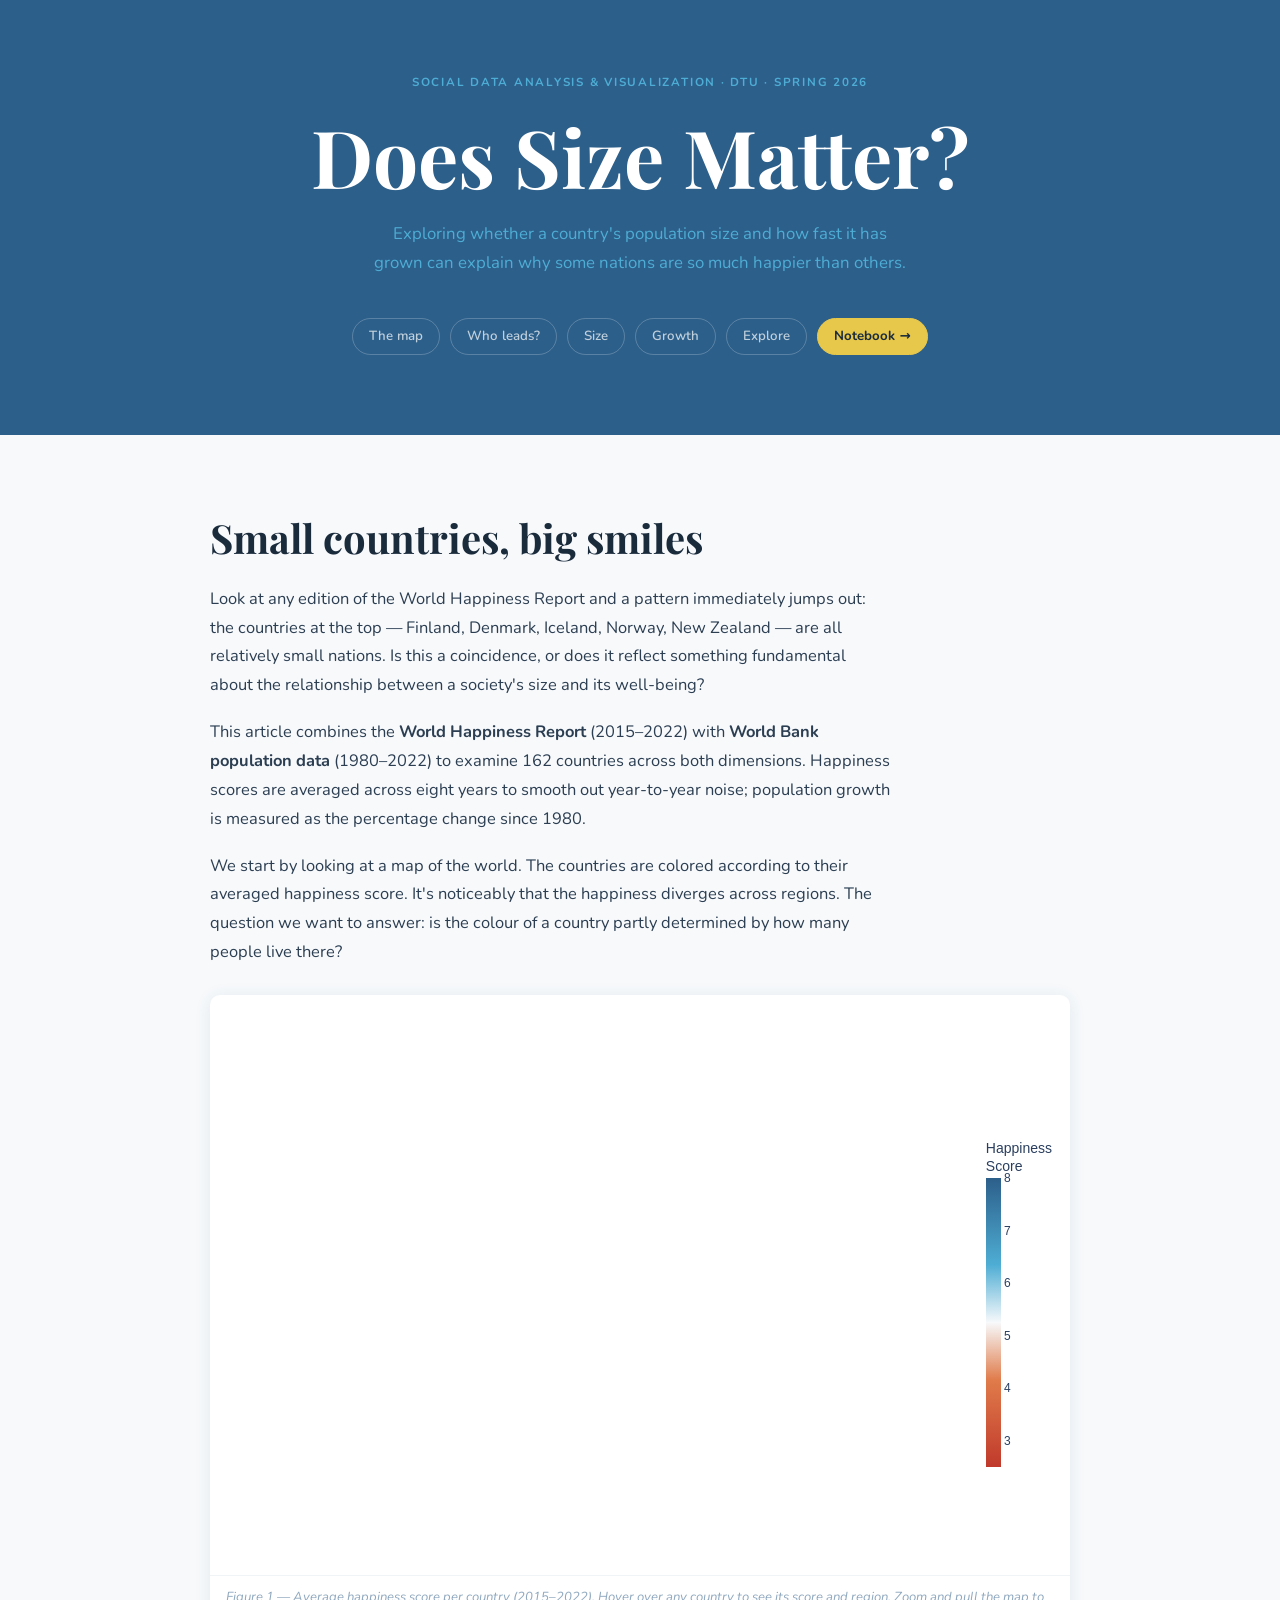
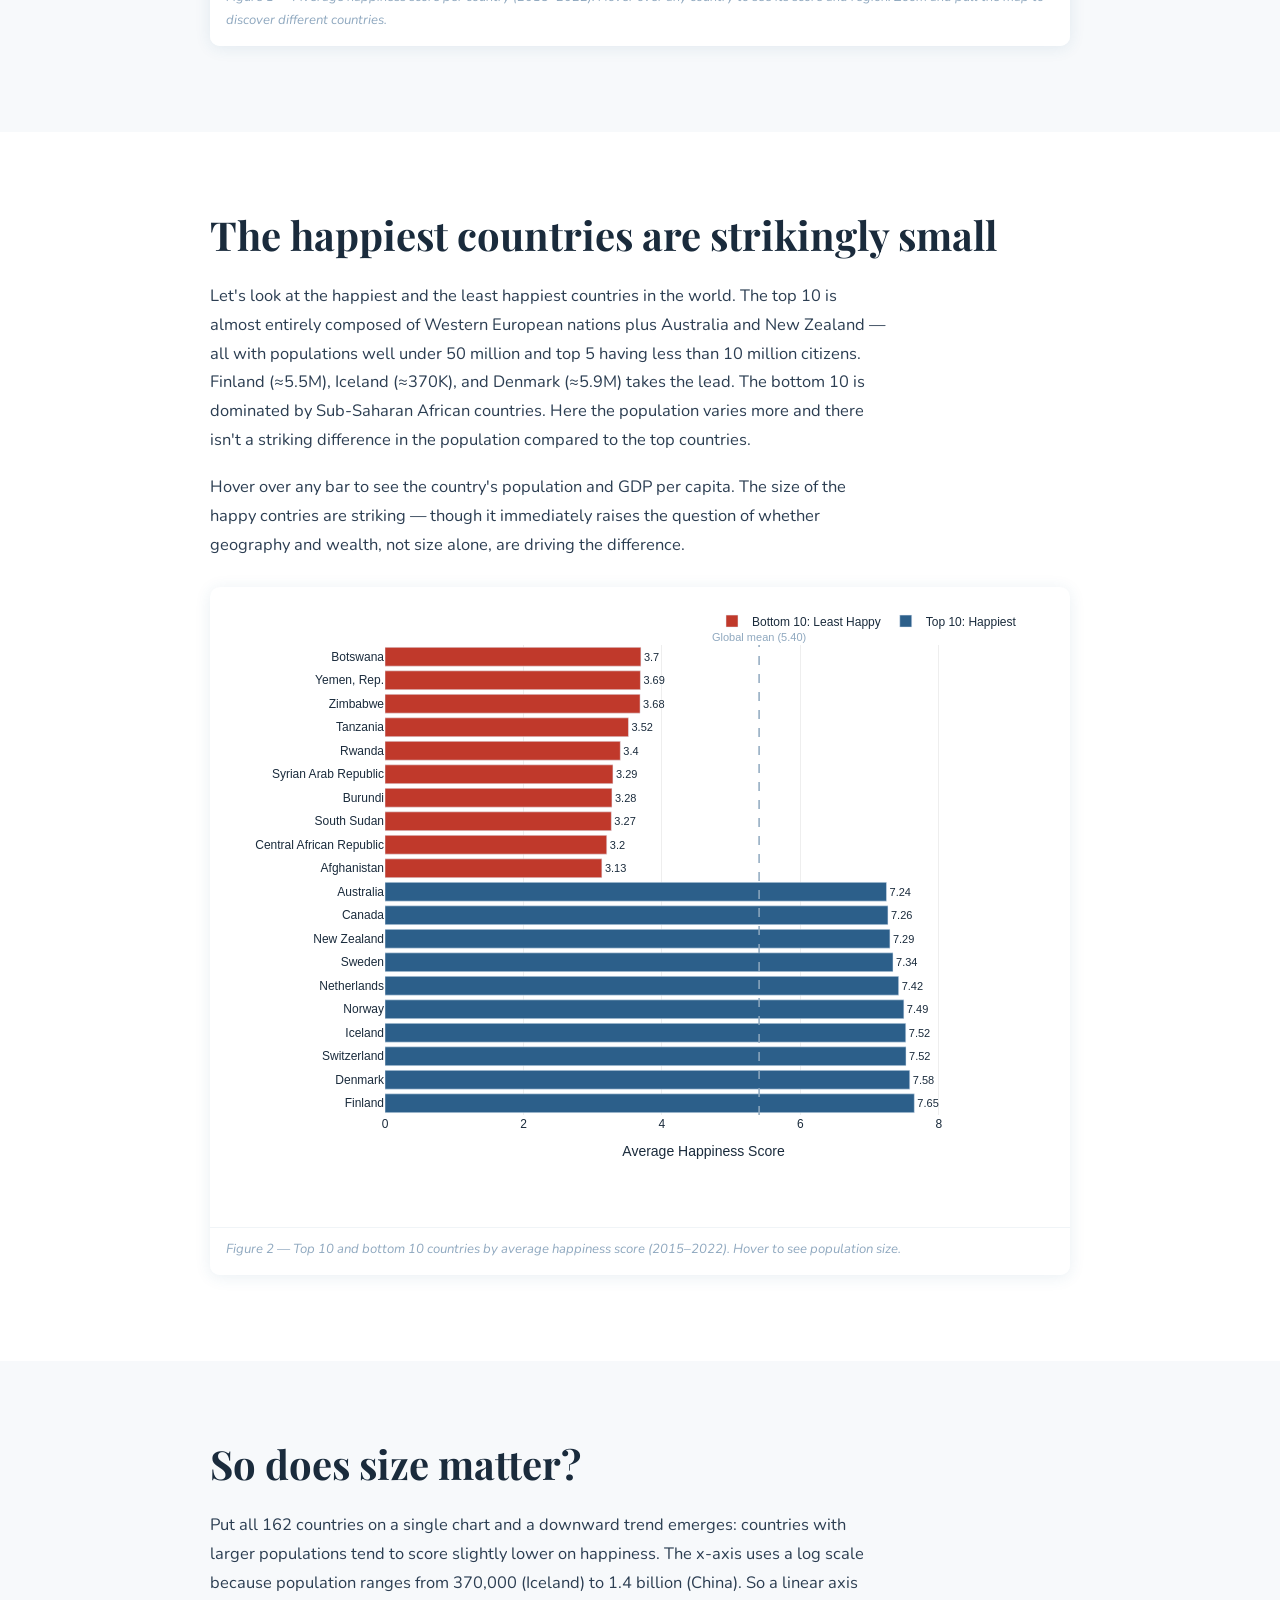
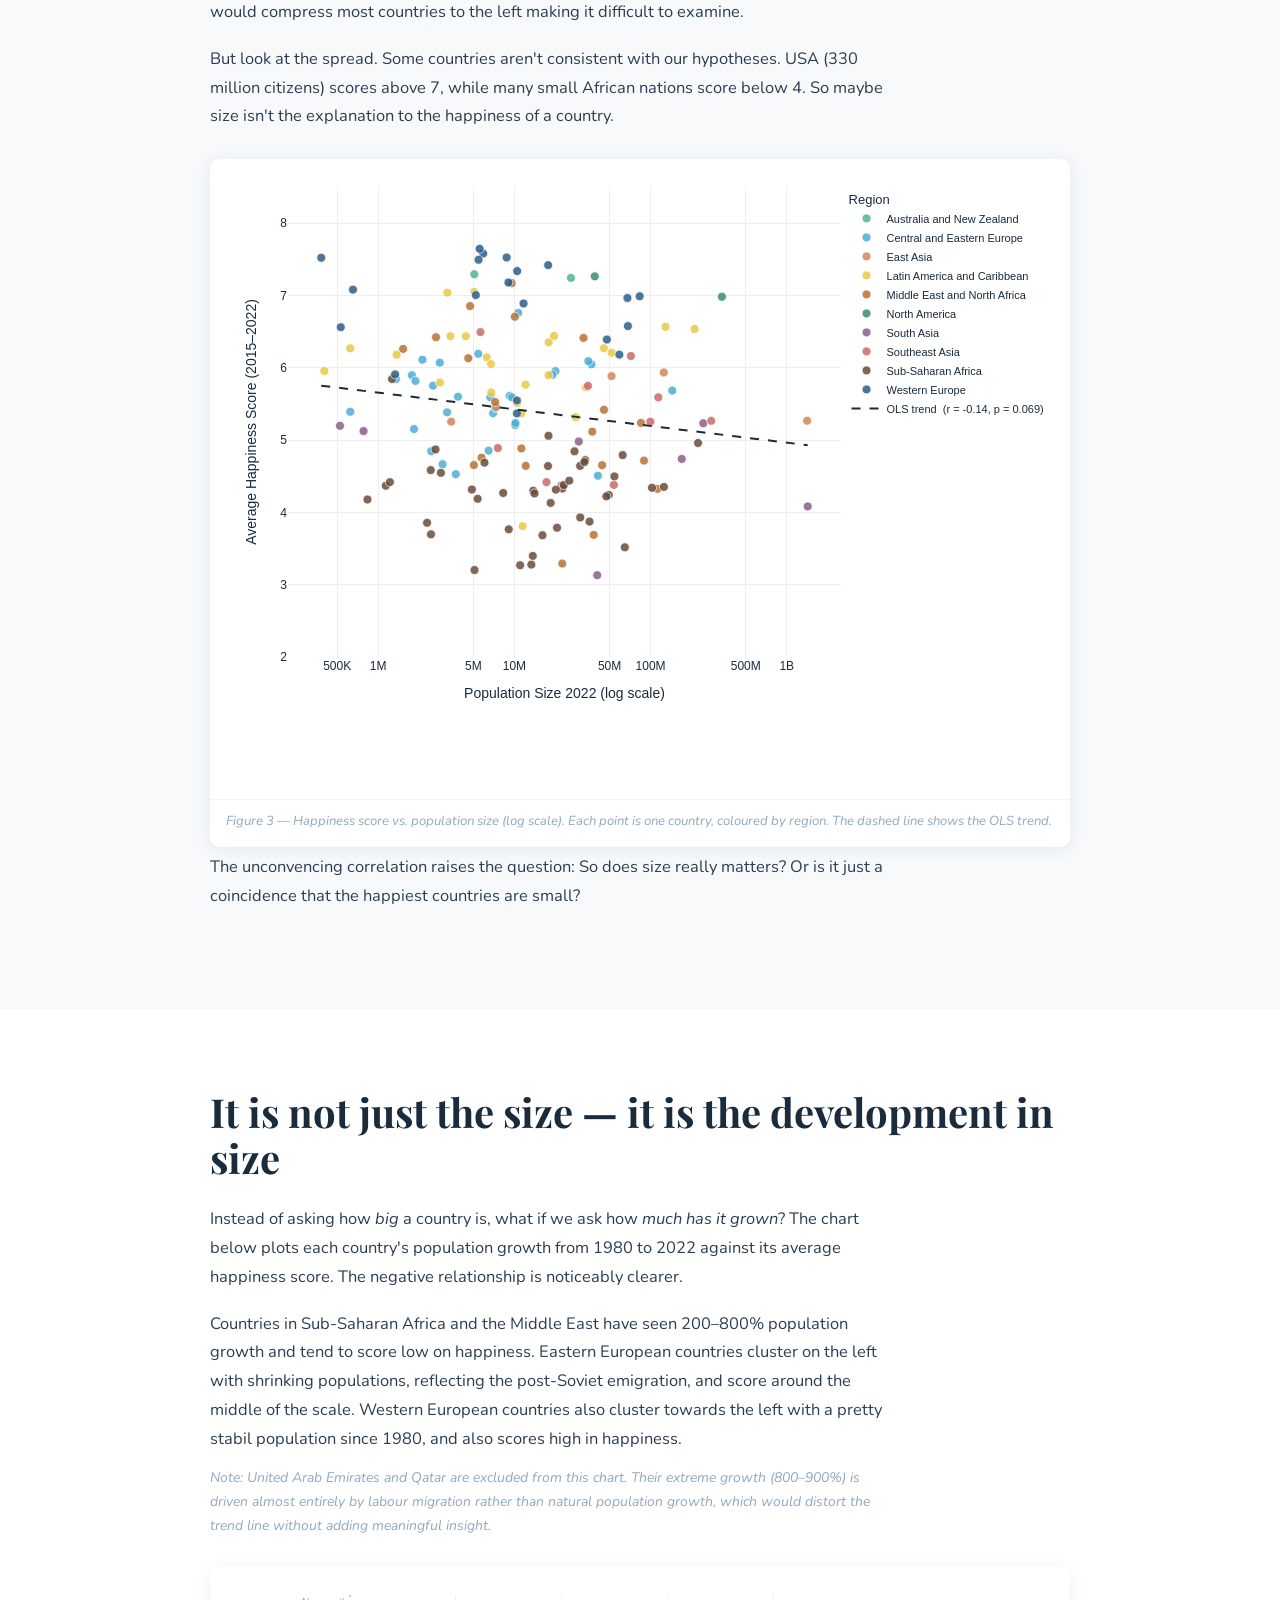
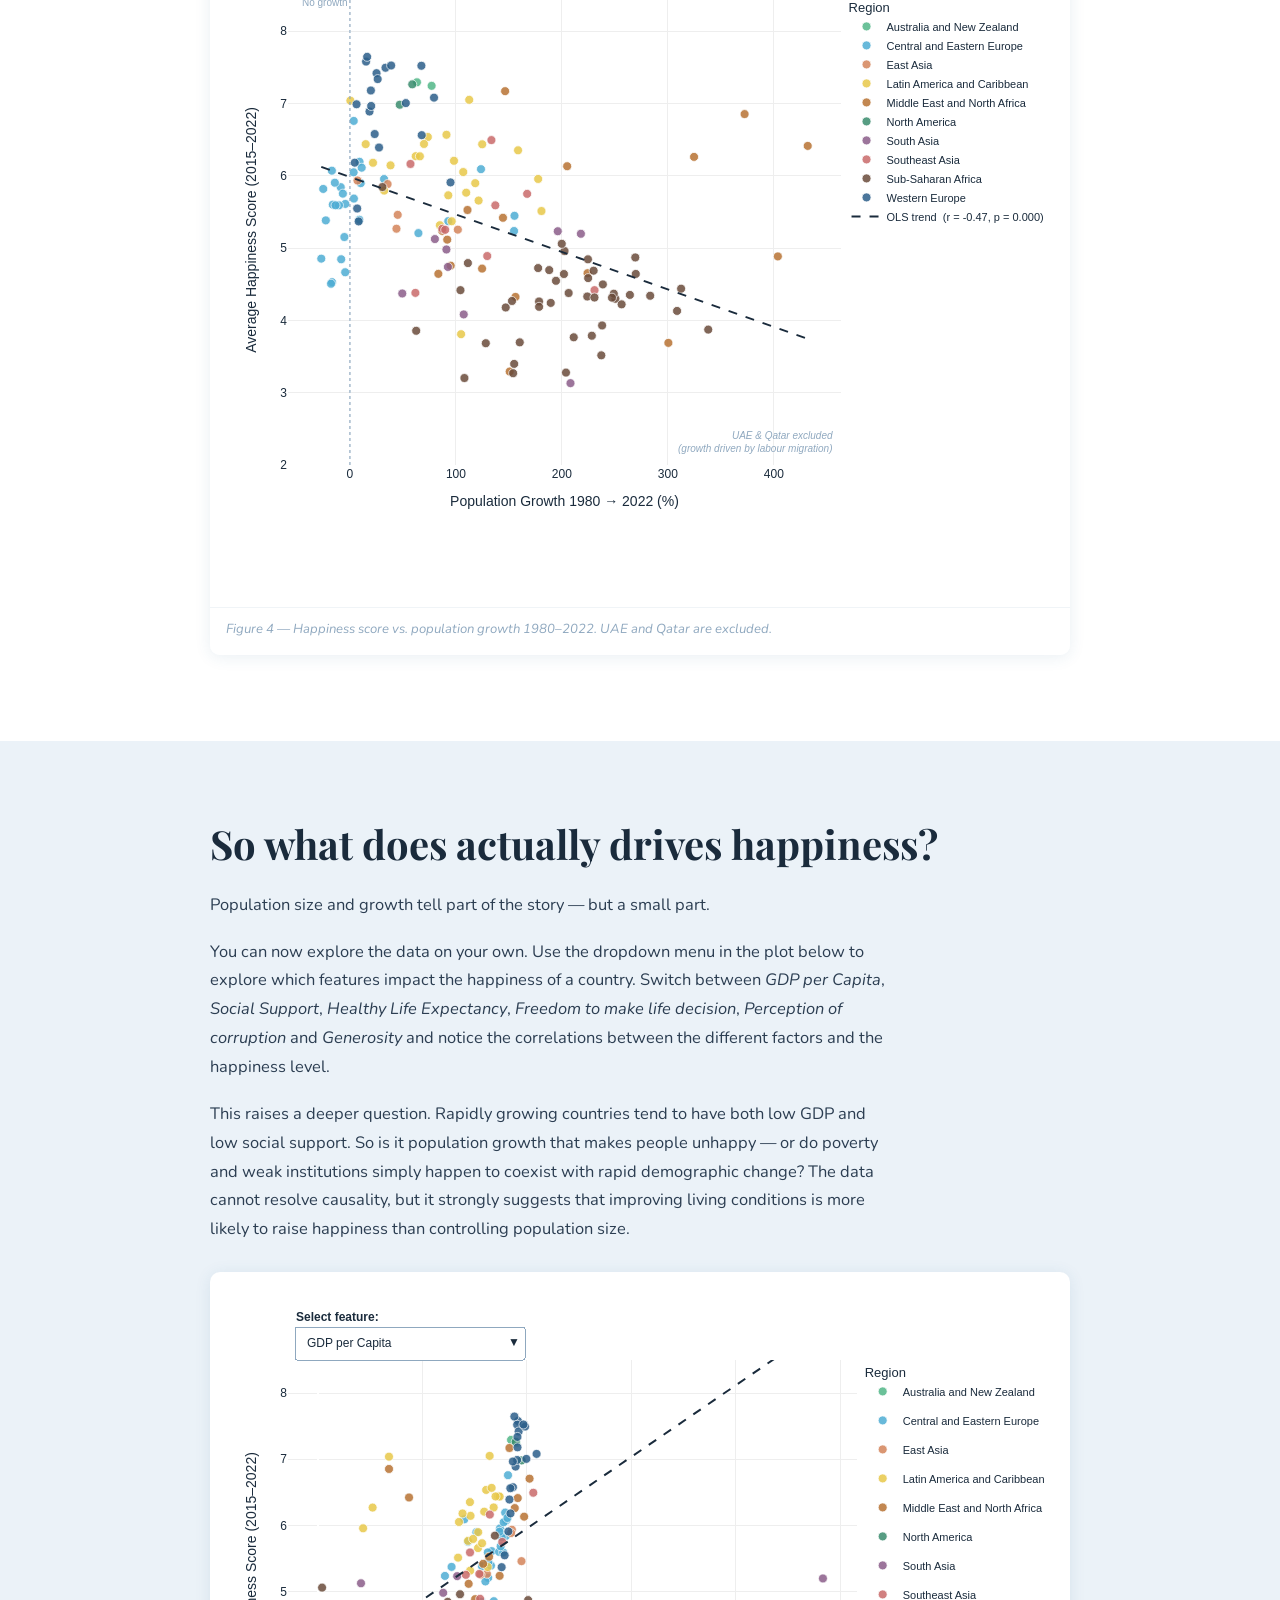
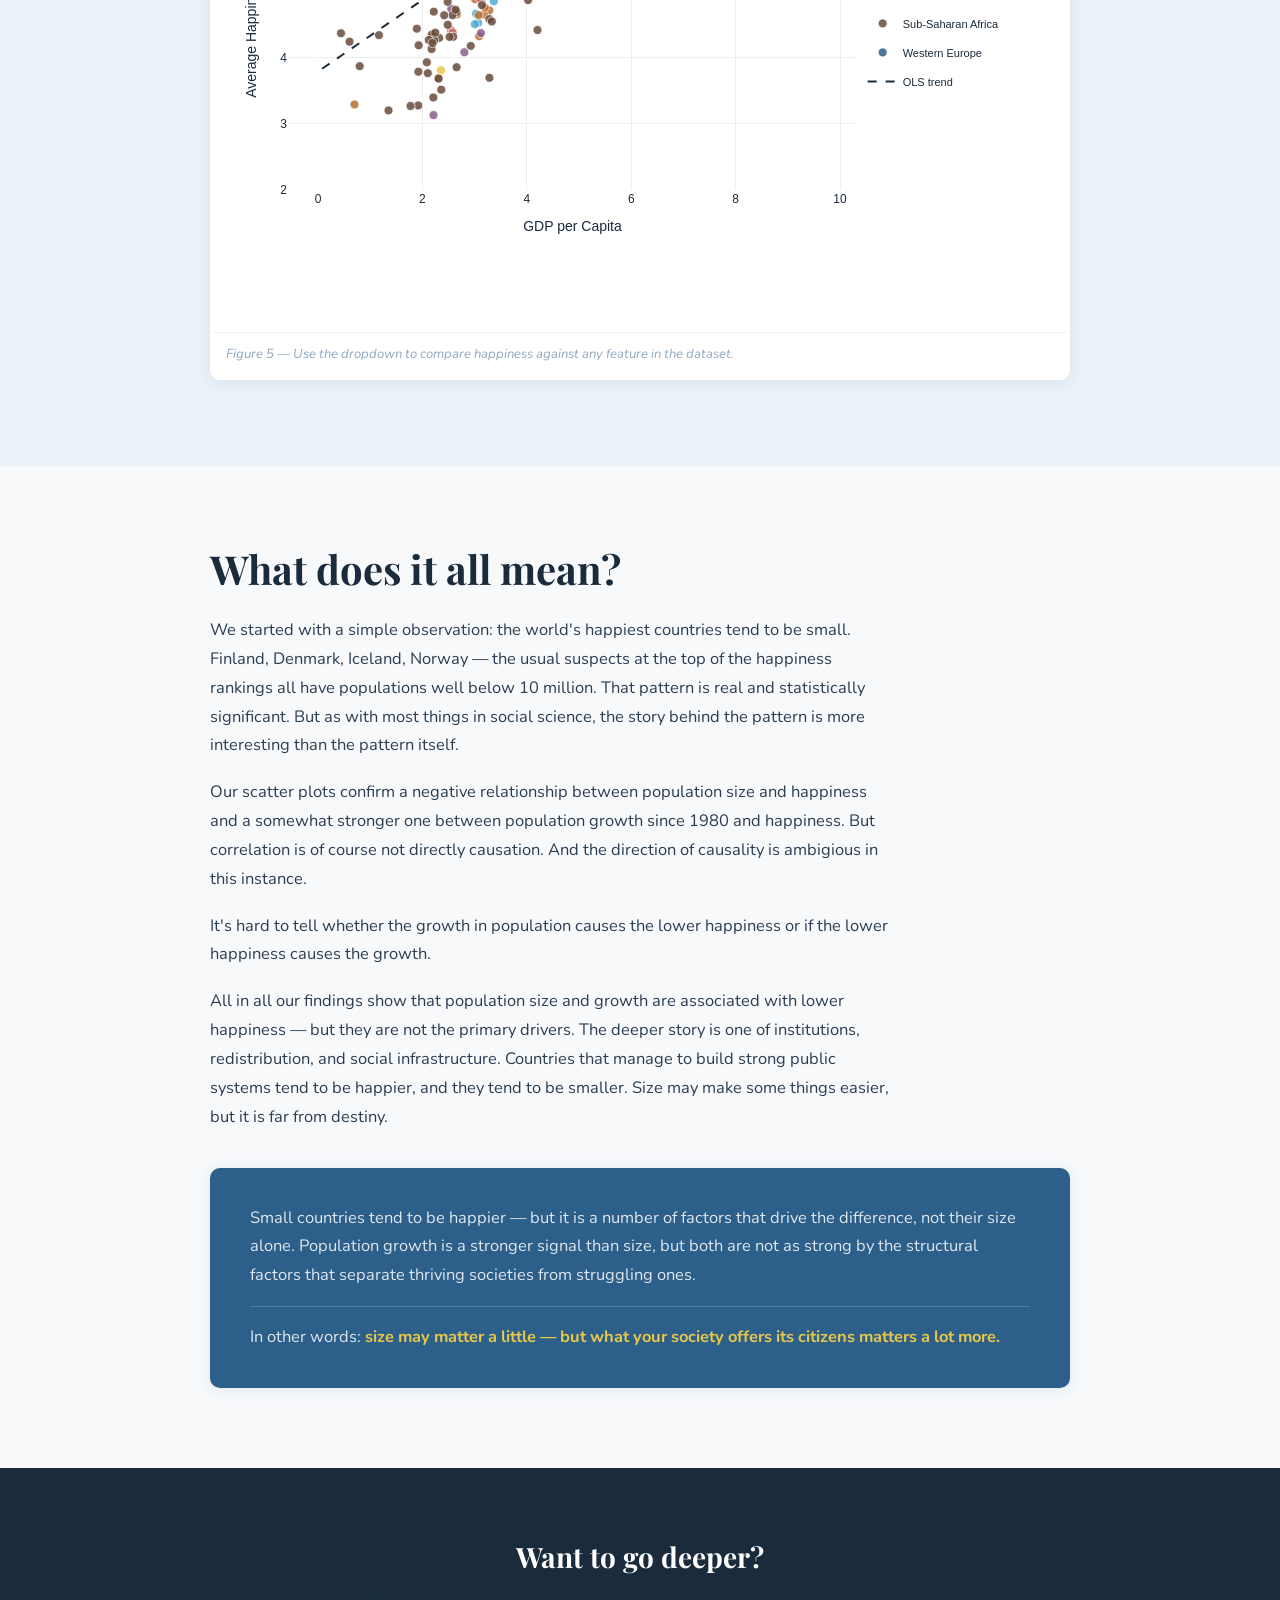
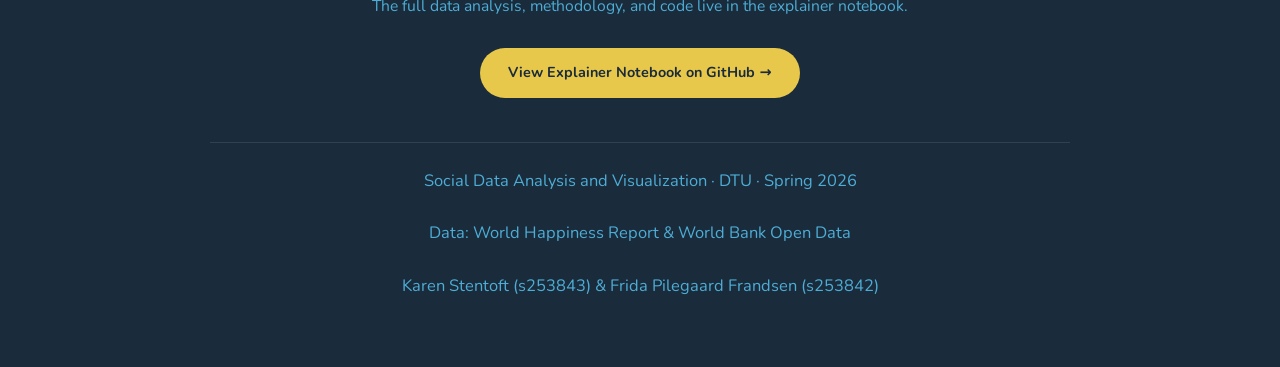
<file: index.html>
<!DOCTYPE html>
<html lang="en">
<head>
  <meta charset="UTF-8" />
  <meta name="viewport" content="width=device-width, initial-scale=1.0" />
  <title>Does Size Matter? — Population, Growth &amp; Happiness</title>
  <link rel="stylesheet" href="style.css" />
  <link href="https://fonts.googleapis.com/css2?family=Playfair+Display:wght@700&family=Nunito:wght@400;600;700&display=swap" rel="stylesheet" />
</head>
<body>

  <!-- HEADER -->
  <header class="site-header">
    <div class="header-inner">
      <span class="eyebrow">Social Data Analysis &amp; Visualization · DTU · Spring 2026</span>
      <h1 class="site-title">Does Size Matter?</h1>
      <p class="site-subtitle">
        Exploring whether a country's population size and how fast it has grown can explain why some nations are so much happier than others.
      </p>
      <nav class="site-nav">
        <a href="#map">The map</a>
        <a href="#leaders">Who leads?</a>
        <a href="#size">Size</a>
        <a href="#growth">Growth</a>
        <a href="#explore">Explore</a>
        <a href="https://github.com/fridapfrandsen/FinalProject_SocialDataAnalysis/blob/main/ExplainerNotebook.ipynb" class="nav-cta" target="_blank">Notebook →</a>
      </nav>
    </div>
  </header>

  <main>

    <!-- SECTION 1 -->
    <section id="map" class="section">
      <div class="section-inner">
        <h2>Small countries, big smiles</h2>
        <p>
          Look at any edition of the World Happiness Report and a pattern immediately jumps out: the countries at the top — Finland, Denmark, Iceland, Norway, New Zealand — are all relatively small nations. Is this a coincidence, or does it reflect something fundamental about the relationship between a society's size and its well-being?
        </p>
        <p>
          This article combines the <strong>World Happiness Report</strong> (2015–2022) with <strong>World Bank population data</strong> (1980–2022) to examine 162 countries across both dimensions. Happiness scores are averaged across eight years to smooth out year-to-year noise; population growth is measured as the percentage change since 1980.
        </p>
        <p>
          We start by looking at a map of the world. The countries are colored according to their averaged happiness score. It's noticeably that the happiness diverges across regions. The question we want to answer: is the colour of a country partly determined by how many people live there?
        </p>

        <figure class="fig">
          <iframe src="plot1_choropleth.html" width="100%" height="580" frameborder="0" scrolling="no"
                  title="Figure 1 — World happiness choropleth map"></iframe>
          <figcaption>
            Figure 1 — Average happiness score per country (2015–2022). Hover over any country to see its score and region. Zoom and pull the map to discover different countries.
          </figcaption>
        </figure>
      </div>
    </section>

    <!-- SECTION 2 -->
    <section id="leaders" class="section section--alt">
      <div class="section-inner">
        <h2>The happiest countries are strikingly small</h2>
        <p>
          Let's look at the happiest and the least happiest countries in the world.
          The top 10 is almost entirely composed of Western European nations plus Australia and New Zealand — all with populations well under 50 million and top 5 having less than 10 million citizens. 
          Finland (≈5.5M), Iceland (≈370K), and Denmark (≈5.9M) takes the lead.
          The bottom 10 is dominated by Sub-Saharan African countries. Here the population varies more and there isn't a striking difference in the population compared to the top countries.
        </p>
        <p>
          Hover over any bar to see the country's population and GDP per capita. The size of the happy contries are striking — though it immediately raises the question of whether geography and wealth, not size alone, are driving the difference.
        </p>

        <figure class="fig">
          <iframe src="plot2_top_bottom.html" width="100%" height="640" frameborder="0" scrolling="no"
                  title="Figure 2 — Top and bottom 10 countries by happiness score"></iframe>
          <figcaption>
            Figure 2 — Top 10 and bottom 10 countries by average happiness score (2015–2022). Hover to see population size.
          </figcaption>
        </figure>
      </div>
    </section>

    <!-- SECTION 3 -->
    <section id="size" class="section">
      <div class="section-inner">
        <h2>So does size matter?</h2>
        <p>
          Put all 162 countries on a single chart and a downward trend emerges: countries with larger populations tend to score slightly lower on happiness. The x-axis uses a log scale because population ranges from 370,000 (Iceland) to 1.4 billion (China). So a linear axis would compress most countries to the left making it difficult to examine.
        </p>
        <p>
          But look at the spread. Some countries aren't consistent with our hypotheses. USA (330 million citizens) scores above 7, while many small African nations score below 4. So maybe size isn't the explanation to the happiness of a country.
        </p>

        <figure class="fig">
          <iframe src="plot3_scatter_size.html" width="100%" height="640" frameborder="0" scrolling="no"
                  title="Figure 3 — Happiness vs. population size scatter"></iframe>
          <figcaption>
            Figure 3 — Happiness score vs. population size (log scale). Each point is one country, coloured by region. The dashed line shows the OLS trend.
          </figcaption>
        </figure>

        <p>
            The unconvencing correlation raises the question: So does size really matters? Or is it just a coincidence that the happiest countries are small?
        </p>
      </div>
    </section>

    <!-- SECTION 4 -->
    <section id="growth" class="section section--alt">
      <div class="section-inner">
        <h2>It is not just the size — it is the development in size</h2>
        <p>
          Instead of asking how <em>big</em> a country is, what if we ask how <em>much has it grown</em>? The chart below plots each country's population growth from 1980 to 2022 against its average happiness score. The negative relationship is noticeably clearer.
        </p>
        <p>
          Countries in Sub-Saharan Africa and the Middle East have seen 200–800% population growth and tend to score low on happiness. 
          Eastern European countries cluster on the left with shrinking populations, reflecting the post-Soviet emigration, and score around the middle of the scale.
          Western European countries also cluster towards the left with a pretty stabil population since 1980, and also scores high in happiness.
        </p>
        <p class="note">
          Note: United Arab Emirates and Qatar are excluded from this chart. Their extreme growth (800–900%) is driven almost entirely by labour migration rather than natural population growth, which would distort the trend line without adding meaningful insight.
        </p>

        <figure class="fig">
          <iframe src="plot4_scatter_growth.html" width="100%" height="640" frameborder="0" scrolling="no"
                  title="Figure 4 — Happiness vs. population growth scatter"></iframe>
          <figcaption>
            Figure 4 — Happiness score vs. population growth 1980–2022. UAE and Qatar are excluded.
          </figcaption>
        </figure>
      </div>
    </section>

    <!-- SECTION 5 — FEATURE EXPLORER -->
    <section id="explore" class="section section--explore">
      <div class="section-inner">
        <h2>So what does actually drives happiness?</h2>
        <p>
          Population size and growth tell part of the story — but a small part.
        </p>
        <p>
            You can now explore the data on your own. Use the dropdown menu in the plot below to explore which features impact the happiness of a country. Switch between <em>GDP per Capita</em>, <em>Social Support</em>, <em>Healthy Life Expectancy</em>, <em>Freedom to make life decision</em>, <em>Perception of corruption</em> and <em>Generosity</em> and notice the correlations between the different factors and the happiness level.
        </p>
        <p>
          This raises a deeper question. Rapidly growing countries tend to have both low GDP and low social support. So is it population growth that makes people unhappy — or do poverty and weak institutions simply happen to coexist with rapid demographic change? The data cannot resolve causality, but it strongly suggests that improving living conditions is more likely to raise happiness than controlling population size.
        </p>

        <figure class="fig">
          <iframe src="plot5_feature_explorer.html" width="100%" height="660" frameborder="0" scrolling="no"
                  title="Figure 5 — Interactive feature explorer"></iframe>
          <figcaption>
            Figure 5 — Use the dropdown to compare happiness against any feature in the dataset.
          </figcaption>
        </figure>
      </div>
    </section>

    <!-- SECTION 6 — CONCLUSION -->
    <section id="conclusion" class="section">
      <div class="section-inner">
        <h2>What does it all mean?</h2>
        <p>
            We started with a simple observation: the world's happiest countries tend to be small. 
            Finland, Denmark, Iceland, Norway — the usual suspects at the top of the happiness rankings all have populations well below 10 million. 
            That pattern is real and statistically significant. But as with most things in social science, the story behind the pattern is more interesting than the pattern itself.
        </p>
        <p>
            Our scatter plots confirm a negative relationship between population size and happiness 
            and a somewhat stronger one between population growth since 1980 and happiness. 
            But correlation is of course not directly causation. And the direction of causality is ambigious in this instance.
        </p>
        <p>
            It's hard to tell whether the growth in population causes the lower happiness or if the lower happiness causes the growth.
        </p>
        <p>
            All in all our findings show that
            population size and growth are associated with lower happiness — but they are not the primary drivers. 
            The deeper story is one of institutions, redistribution, and social infrastructure. 
            Countries that manage to build strong public systems tend to be happier, and they tend to be smaller. 
            Size may make some things easier, but it is far from destiny.
        </p>

        <div class="conclusion-box">
          <p>
            Small countries tend to be happier — but it is a number of factors that drive the difference, 
            not their size alone. 
            Population growth is a stronger signal than size, but both are not as strong by the structural 
            factors that separate thriving societies from struggling ones.
          </p>
          <p class="conclusion-box__coda">
            In other words: <strong>size may matter a little — but what your society offers its citizens matters a lot more.</strong>
          </p>
        </div>
      </div>
    </section>

  </main>

  <!-- FOOTER -->
  <footer class="site-footer">
    <div class="footer-inner">
      <h3>Want to go deeper?</h3>
      <p>The full data analysis, methodology, and code live in the explainer notebook.</p>
      <a href="https://github.com/fridapfrandsen/FinalProject_SocialDataAnalysis/blob/main/ExplainerNotebook.ipynb"
         class="notebook-btn" target="_blank">
        View Explainer Notebook on GitHub →
      </a>
      <div class="footer-meta">
        <p>Social Data Analysis and Visualization · DTU · Spring 2026</p>
        <p>
          Data: <a href="https://worldhappiness.report" target="_blank">World Happiness Report</a> &amp;
          <a href="https://data.worldbank.org" target="_blank">World Bank Open Data</a>
        </p>
        <p>Karen Stentoft (s253843) &amp; Frida Pilegaard Frandsen (s253842)</p>
      </div>
    </div>
  </footer>

</body>
</html>
</file>
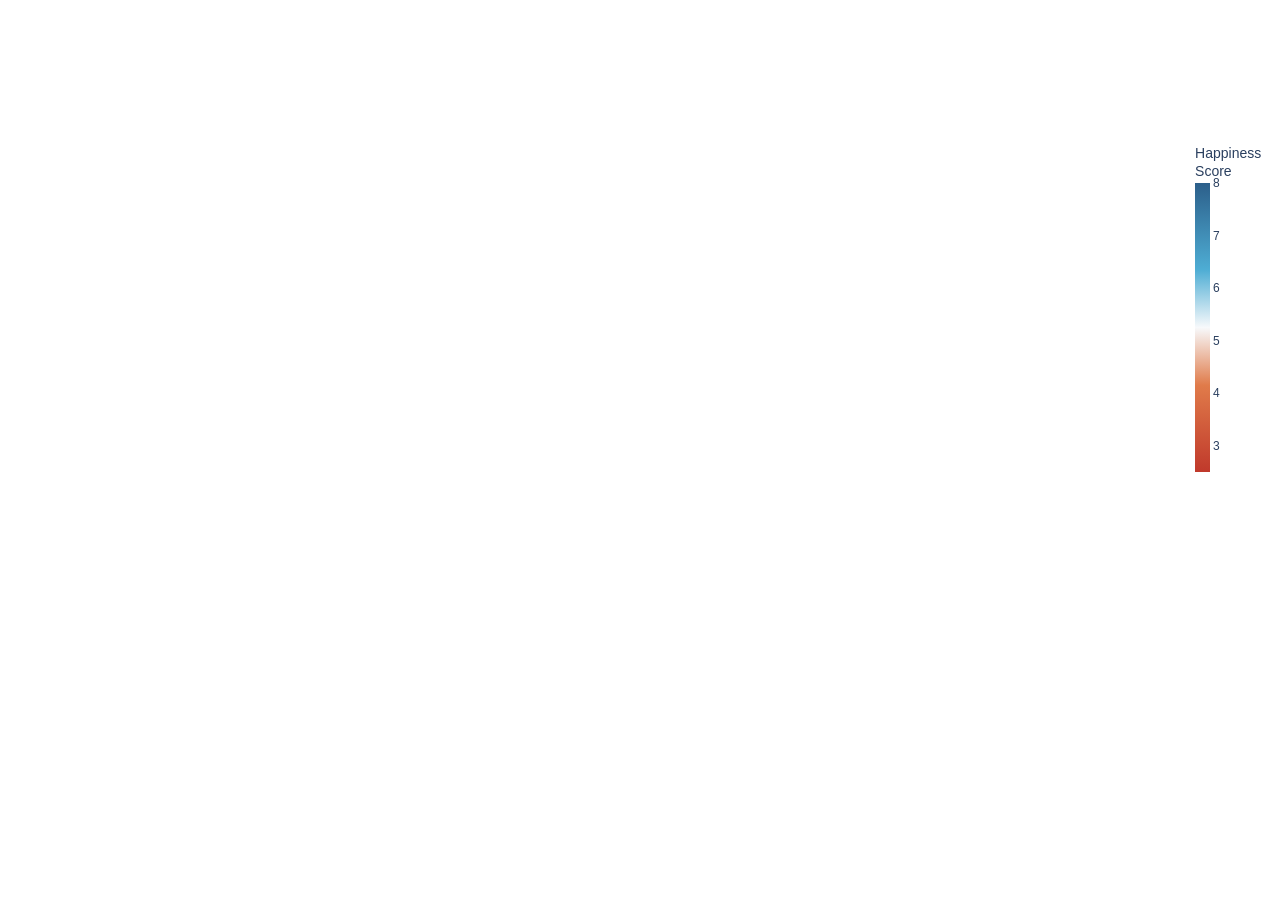
<file: plot1_choropleth.html>
<html>
<head><meta charset="utf-8" /></head>
<body>
    <div>                        <script type="text/javascript">window.PlotlyConfig = {MathJaxConfig: 'local'};</script>
        <script charset="utf-8" src="https://cdn.plot.ly/plotly-2.35.2.min.js"></script>                <div id="c50b52f3-a7d9-46f8-a718-b62927f1bf0c" class="plotly-graph-div" style="height:600px; width:100%;"></div>            <script type="text/javascript">                                    window.PLOTLYENV=window.PLOTLYENV || {};                                    if (document.getElementById("c50b52f3-a7d9-46f8-a718-b62927f1bf0c")) {                    Plotly.newPlot(                        "c50b52f3-a7d9-46f8-a718-b62927f1bf0c",                        [{"coloraxis":"coloraxis","customdata":[["AFG",3.13,"South Asia"],["ALB",4.85,"Central and Eastern Europe"],["DZA",5.42,"Middle East and North Africa"],["AGO",3.87,"Sub-Saharan Africa"],["ARG",6.27,"Latin America and Caribbean"],["ARM",4.67,"Central and Eastern Europe"],["AUS",7.24,"Australia and New Zealand"],["AUT",7.18,"Western Europe"],["AZE",5.21,"Central and Eastern Europe"],["BHR",6.26,"Middle East and North Africa"],["BGD",4.74,"South Asia"],["BLR",5.61,"Central and Eastern Europe"],["BEL",6.89,"Western Europe"],["BEN",4.3,"Sub-Saharan Africa"],["BOL",5.77,"Latin America and Caribbean"],["BIH",5.38,"Central and Eastern Europe"],["BWA",3.7,"Sub-Saharan Africa"],["BRA",6.54,"Latin America and Caribbean"],["BGR",4.85,"Central and Eastern Europe"],["BFA",4.33,"Sub-Saharan Africa"],["BDI",3.28,"Sub-Saharan Africa"],["KHM",4.42,"Southeast Asia"],["CMR",4.84,"Sub-Saharan Africa"],["CAN",7.26,"North America"],["CAF",3.2,"Sub-Saharan Africa"],["TCD",4.13,"Sub-Saharan Africa"],["CHL",6.44,"Latin America and Caribbean"],["CHN",5.27,"East Asia"],["COL",6.21,"Latin America and Caribbean"],["COM",4.18,"Sub-Saharan Africa"],["COD",4.34,"Sub-Saharan Africa"],["COG",4.69,"Sub-Saharan Africa"],["CRI",7.05,"Latin America and Caribbean"],["CIV",4.64,"Sub-Saharan Africa"],["HRV",5.6,"Central and Eastern Europe"],["CZE",6.76,"Central and Eastern Europe"],["DNK",7.58,"Western Europe"],["DOM",5.37,"Latin America and Caribbean"],["ECU",5.9,"Latin America and Caribbean"],["EGY",4.32,"Middle East and North Africa"],["SLV",6.14,"Latin America and Caribbean"],["EST",5.84,"Central and Eastern Europe"],["SWZ",4.42,"Sub-Saharan Africa"],["ETH",4.35,"Sub-Saharan Africa"],["FIN",7.65,"Western Europe"],["FRA",6.58,"Western Europe"],["GAB",4.58,"Sub-Saharan Africa"],["GMB",4.87,"Sub-Saharan Africa"],["GEO",4.53,"Central and Eastern Europe"],["DEU",6.99,"Western Europe"],["GHA",4.72,"Sub-Saharan Africa"],["GRC",5.37,"Western Europe"],["GTM",6.35,"Latin America and Caribbean"],["GIN",4.26,"Sub-Saharan Africa"],["HTI",3.81,"Latin America and Caribbean"],["HND",5.51,"Latin America and Caribbean"],["HKG",5.46,"East Asia"],["HUN",5.59,"Central and Eastern Europe"],["ISL",7.52,"Western Europe"],["IND",4.08,"South Asia"],["IDN",5.27,"Southeast Asia"],["IRN",4.72,"Middle East and North Africa"],["IRQ",4.65,"Middle East and North Africa"],["IRL",7.01,"Western Europe"],["ISR",7.17,"Middle East and North Africa"],["ITA",6.18,"Western Europe"],["JAM",5.79,"Latin America and Caribbean"],["JPN",5.93,"East Asia"],["JOR",4.88,"Middle East and North Africa"],["KAZ",5.95,"Central and Eastern Europe"],["KEN",4.5,"Sub-Saharan Africa"],["XKX",5.9,"Central and Eastern Europe"],["KWT",6.13,"Middle East and North Africa"],["KGZ",5.37,"Central and Eastern Europe"],["LAO",4.89,"Southeast Asia"],["LVA",5.82,"Central and Eastern Europe"],["LBN",4.76,"Middle East and North Africa"],["LSO",3.86,"Sub-Saharan Africa"],["LBR",4.19,"Sub-Saharan Africa"],["LTU",6.07,"Central and Eastern Europe"],["LUX",7.08,"Western Europe"],["MDG",3.93,"Sub-Saharan Africa"],["MWI",3.79,"Sub-Saharan Africa"],["MYS",5.75,"Southeast Asia"],["MLI",4.38,"Sub-Saharan Africa"],["MLT",6.56,"Western Europe"],["MRT",4.32,"Sub-Saharan Africa"],["MUS",5.84,"Sub-Saharan Africa"],["MEX",6.57,"Latin America and Caribbean"],["MDA",5.75,"Central and Eastern Europe"],["MNG",5.26,"East Asia"],["MNE",5.39,"Central and Eastern Europe"],["MAR",5.12,"Middle East and North Africa"],["MOZ",4.7,"Sub-Saharan Africa"],["MMR",4.38,"Southeast Asia"],["NAM",4.55,"Sub-Saharan Africa"],["NPL",4.98,"South Asia"],["NLD",7.42,"Western Europe"],["NZL",7.29,"Australia and New Zealand"],["NIC",6.05,"Latin America and Caribbean"],["NER",4.44,"Sub-Saharan Africa"],["NGA",4.96,"Sub-Saharan Africa"],["MKD",5.15,"Central and Eastern Europe"],["NOR",7.49,"Western Europe"],["OMN",6.85,"Middle East and North Africa"],["PAK",5.23,"South Asia"],["PAN",6.44,"Latin America and Caribbean"],["PRY",5.66,"Latin America and Caribbean"],["PER",5.73,"Latin America and Caribbean"],["PHL",5.59,"Southeast Asia"],["POL",6.05,"Central and Eastern Europe"],["PRT",5.55,"Western Europe"],["PRI",7.04,"Latin America and Caribbean"],["QAT",6.42,"Middle East and North Africa"],["ROU",5.9,"Central and Eastern Europe"],["RUS",5.68,"Central and Eastern Europe"],["RWA",3.4,"Sub-Saharan Africa"],["SAU",6.41,"Middle East and North Africa"],["SEN",4.64,"Sub-Saharan Africa"],["SRB",5.59,"Central and Eastern Europe"],["SLE",4.27,"Sub-Saharan Africa"],["SGP",6.49,"Southeast Asia"],["SVK",6.19,"Central and Eastern Europe"],["SVN",6.11,"Central and Eastern Europe"],["SOM",5.06,"Sub-Saharan Africa"],["ZAF",4.79,"Sub-Saharan Africa"],["SSD",3.27,"Sub-Saharan Africa"],["ESP",6.39,"Western Europe"],["LKA",4.37,"South Asia"],["SWE",7.34,"Western Europe"],["CHE",7.52,"Western Europe"],["SYR",3.29,"Middle East and North Africa"],["TZA",3.52,"Sub-Saharan Africa"],["THA",6.16,"Southeast Asia"],["TGO",3.77,"Sub-Saharan Africa"],["TTO",6.18,"Latin America and Caribbean"],["TUN",4.64,"Middle East and North Africa"],["TUR",5.24,"Middle East and North Africa"],["TKM",5.45,"Central and Eastern Europe"],["UGA",4.22,"Sub-Saharan Africa"],["UKR",4.51,"Central and Eastern Europe"],["ARE",6.71,"Middle East and North Africa"],["GBR",6.97,"Western Europe"],["USA",6.98,"North America"],["URY",6.44,"Latin America and Caribbean"],["UZB",6.09,"Central and Eastern Europe"],["VEN",5.32,"Latin America and Caribbean"],["VNM",5.25,"Southeast Asia"],["PSE",4.65,"Middle East and North Africa"],["YEM",3.69,"Middle East and North Africa"],["ZMB",4.31,"Sub-Saharan Africa"],["ZWE",3.68,"Sub-Saharan Africa"]],"geo":"geo","hovertemplate":"\u003cb\u003e%{hovertext}\u003c\u002fb\u003e\u003cbr\u003e\u003cbr\u003eHappiness Score=%{z}\u003cbr\u003eRegion=%{customdata[2]}\u003cextra\u003e\u003c\u002fextra\u003e","hovertext":["Afghanistan","Albania","Algeria","Angola","Argentina","Armenia","Australia","Austria","Azerbaijan","Bahrain","Bangladesh","Belarus","Belgium","Benin","Bolivia","Bosnia and Herzegovina","Botswana","Brazil","Bulgaria","Burkina Faso","Burundi","Cambodia","Cameroon","Canada","Central African Republic","Chad","Chile","China","Colombia","Comoros","Congo, Dem. Rep.","Congo, Rep.","Costa Rica","Cote d'Ivoire","Croatia","Czechia","Denmark","Dominican Republic","Ecuador","Egypt, Arab Rep.","El Salvador","Estonia","Eswatini","Ethiopia","Finland","France","Gabon","Gambia, The","Georgia","Germany","Ghana","Greece","Guatemala","Guinea","Haiti","Honduras","Hong Kong SAR, China","Hungary","Iceland","India","Indonesia","Iran, Islamic Rep.","Iraq","Ireland","Israel","Italy","Jamaica","Japan","Jordan","Kazakhstan","Kenya","Kosovo","Kuwait","Kyrgyz Republic","Lao PDR","Latvia","Lebanon","Lesotho","Liberia","Lithuania","Luxembourg","Madagascar","Malawi","Malaysia","Mali","Malta","Mauritania","Mauritius","Mexico","Moldova","Mongolia","Montenegro","Morocco","Mozambique","Myanmar","Namibia","Nepal","Netherlands","New Zealand","Nicaragua","Niger","Nigeria","North Macedonia","Norway","Oman","Pakistan","Panama","Paraguay","Peru","Philippines","Poland","Portugal","Puerto Rico (US)","Qatar","Romania","Russian Federation","Rwanda","Saudi Arabia","Senegal","Serbia","Sierra Leone","Singapore","Slovak Republic","Slovenia","Somalia, Fed. Rep.","South Africa","South Sudan","Spain","Sri Lanka","Sweden","Switzerland","Syrian Arab Republic","Tanzania","Thailand","Togo","Trinidad and Tobago","Tunisia","Turkiye","Turkmenistan","Uganda","Ukraine","United Arab Emirates","United Kingdom","United States","Uruguay","Uzbekistan","Venezuela, RB","Viet Nam","West Bank and Gaza","Yemen, Rep.","Zambia","Zimbabwe"],"locations":["AFG","ALB","DZA","AGO","ARG","ARM","AUS","AUT","AZE","BHR","BGD","BLR","BEL","BEN","BOL","BIH","BWA","BRA","BGR","BFA","BDI","KHM","CMR","CAN","CAF","TCD","CHL","CHN","COL","COM","COD","COG","CRI","CIV","HRV","CZE","DNK","DOM","ECU","EGY","SLV","EST","SWZ","ETH","FIN","FRA","GAB","GMB","GEO","DEU","GHA","GRC","GTM","GIN","HTI","HND","HKG","HUN","ISL","IND","IDN","IRN","IRQ","IRL","ISR","ITA","JAM","JPN","JOR","KAZ","KEN","XKX","KWT","KGZ","LAO","LVA","LBN","LSO","LBR","LTU","LUX","MDG","MWI","MYS","MLI","MLT","MRT","MUS","MEX","MDA","MNG","MNE","MAR","MOZ","MMR","NAM","NPL","NLD","NZL","NIC","NER","NGA","MKD","NOR","OMN","PAK","PAN","PRY","PER","PHL","POL","PRT","PRI","QAT","ROU","RUS","RWA","SAU","SEN","SRB","SLE","SGP","SVK","SVN","SOM","ZAF","SSD","ESP","LKA","SWE","CHE","SYR","TZA","THA","TGO","TTO","TUN","TUR","TKM","UGA","UKR","ARE","GBR","USA","URY","UZB","VEN","VNM","PSE","YEM","ZMB","ZWE"],"name":"","z":[3.13,4.85,5.42,3.87,6.27,4.67,7.24,7.18,5.21,6.26,4.74,5.61,6.89,4.3,5.77,5.38,3.7,6.54,4.85,4.33,3.28,4.42,4.84,7.26,3.2,4.13,6.44,5.27,6.21,4.18,4.34,4.69,7.05,4.64,5.6,6.76,7.58,5.37,5.9,4.32,6.14,5.84,4.42,4.35,7.65,6.58,4.58,4.87,4.53,6.99,4.72,5.37,6.35,4.26,3.81,5.51,5.46,5.59,7.52,4.08,5.27,4.72,4.65,7.01,7.17,6.18,5.79,5.93,4.88,5.95,4.5,5.9,6.13,5.37,4.89,5.82,4.76,3.86,4.19,6.07,7.08,3.93,3.79,5.75,4.38,6.56,4.32,5.84,6.57,5.75,5.26,5.39,5.12,4.7,4.38,4.55,4.98,7.42,7.29,6.05,4.44,4.96,5.15,7.49,6.85,5.23,6.44,5.66,5.73,5.59,6.05,5.55,7.04,6.42,5.9,5.68,3.4,6.41,4.64,5.59,4.27,6.49,6.19,6.11,5.06,4.79,3.27,6.39,4.37,7.34,7.52,3.29,3.52,6.16,3.77,6.18,4.64,5.24,5.45,4.22,4.51,6.71,6.97,6.98,6.44,6.09,5.32,5.25,4.65,3.69,4.31,3.68],"type":"choropleth"}],                        {"template":{"data":{"histogram2dcontour":[{"type":"histogram2dcontour","colorbar":{"outlinewidth":0,"ticks":""},"colorscale":[[0.0,"#0d0887"],[0.1111111111111111,"#46039f"],[0.2222222222222222,"#7201a8"],[0.3333333333333333,"#9c179e"],[0.4444444444444444,"#bd3786"],[0.5555555555555556,"#d8576b"],[0.6666666666666666,"#ed7953"],[0.7777777777777778,"#fb9f3a"],[0.8888888888888888,"#fdca26"],[1.0,"#f0f921"]]}],"choropleth":[{"type":"choropleth","colorbar":{"outlinewidth":0,"ticks":""}}],"histogram2d":[{"type":"histogram2d","colorbar":{"outlinewidth":0,"ticks":""},"colorscale":[[0.0,"#0d0887"],[0.1111111111111111,"#46039f"],[0.2222222222222222,"#7201a8"],[0.3333333333333333,"#9c179e"],[0.4444444444444444,"#bd3786"],[0.5555555555555556,"#d8576b"],[0.6666666666666666,"#ed7953"],[0.7777777777777778,"#fb9f3a"],[0.8888888888888888,"#fdca26"],[1.0,"#f0f921"]]}],"heatmap":[{"type":"heatmap","colorbar":{"outlinewidth":0,"ticks":""},"colorscale":[[0.0,"#0d0887"],[0.1111111111111111,"#46039f"],[0.2222222222222222,"#7201a8"],[0.3333333333333333,"#9c179e"],[0.4444444444444444,"#bd3786"],[0.5555555555555556,"#d8576b"],[0.6666666666666666,"#ed7953"],[0.7777777777777778,"#fb9f3a"],[0.8888888888888888,"#fdca26"],[1.0,"#f0f921"]]}],"heatmapgl":[{"type":"heatmapgl","colorbar":{"outlinewidth":0,"ticks":""},"colorscale":[[0.0,"#0d0887"],[0.1111111111111111,"#46039f"],[0.2222222222222222,"#7201a8"],[0.3333333333333333,"#9c179e"],[0.4444444444444444,"#bd3786"],[0.5555555555555556,"#d8576b"],[0.6666666666666666,"#ed7953"],[0.7777777777777778,"#fb9f3a"],[0.8888888888888888,"#fdca26"],[1.0,"#f0f921"]]}],"contourcarpet":[{"type":"contourcarpet","colorbar":{"outlinewidth":0,"ticks":""}}],"contour":[{"type":"contour","colorbar":{"outlinewidth":0,"ticks":""},"colorscale":[[0.0,"#0d0887"],[0.1111111111111111,"#46039f"],[0.2222222222222222,"#7201a8"],[0.3333333333333333,"#9c179e"],[0.4444444444444444,"#bd3786"],[0.5555555555555556,"#d8576b"],[0.6666666666666666,"#ed7953"],[0.7777777777777778,"#fb9f3a"],[0.8888888888888888,"#fdca26"],[1.0,"#f0f921"]]}],"surface":[{"type":"surface","colorbar":{"outlinewidth":0,"ticks":""},"colorscale":[[0.0,"#0d0887"],[0.1111111111111111,"#46039f"],[0.2222222222222222,"#7201a8"],[0.3333333333333333,"#9c179e"],[0.4444444444444444,"#bd3786"],[0.5555555555555556,"#d8576b"],[0.6666666666666666,"#ed7953"],[0.7777777777777778,"#fb9f3a"],[0.8888888888888888,"#fdca26"],[1.0,"#f0f921"]]}],"mesh3d":[{"type":"mesh3d","colorbar":{"outlinewidth":0,"ticks":""}}],"scatter":[{"fillpattern":{"fillmode":"overlay","size":10,"solidity":0.2},"type":"scatter"}],"parcoords":[{"type":"parcoords","line":{"colorbar":{"outlinewidth":0,"ticks":""}}}],"scatterpolargl":[{"type":"scatterpolargl","marker":{"colorbar":{"outlinewidth":0,"ticks":""}}}],"bar":[{"error_x":{"color":"#2a3f5f"},"error_y":{"color":"#2a3f5f"},"marker":{"line":{"color":"#E5ECF6","width":0.5},"pattern":{"fillmode":"overlay","size":10,"solidity":0.2}},"type":"bar"}],"scattergeo":[{"type":"scattergeo","marker":{"colorbar":{"outlinewidth":0,"ticks":""}}}],"scatterpolar":[{"type":"scatterpolar","marker":{"colorbar":{"outlinewidth":0,"ticks":""}}}],"histogram":[{"marker":{"pattern":{"fillmode":"overlay","size":10,"solidity":0.2}},"type":"histogram"}],"scattergl":[{"type":"scattergl","marker":{"colorbar":{"outlinewidth":0,"ticks":""}}}],"scatter3d":[{"type":"scatter3d","line":{"colorbar":{"outlinewidth":0,"ticks":""}},"marker":{"colorbar":{"outlinewidth":0,"ticks":""}}}],"scattermapbox":[{"type":"scattermapbox","marker":{"colorbar":{"outlinewidth":0,"ticks":""}}}],"scatterternary":[{"type":"scatterternary","marker":{"colorbar":{"outlinewidth":0,"ticks":""}}}],"scattercarpet":[{"type":"scattercarpet","marker":{"colorbar":{"outlinewidth":0,"ticks":""}}}],"carpet":[{"aaxis":{"endlinecolor":"#2a3f5f","gridcolor":"white","linecolor":"white","minorgridcolor":"white","startlinecolor":"#2a3f5f"},"baxis":{"endlinecolor":"#2a3f5f","gridcolor":"white","linecolor":"white","minorgridcolor":"white","startlinecolor":"#2a3f5f"},"type":"carpet"}],"table":[{"cells":{"fill":{"color":"#EBF0F8"},"line":{"color":"white"}},"header":{"fill":{"color":"#C8D4E3"},"line":{"color":"white"}},"type":"table"}],"barpolar":[{"marker":{"line":{"color":"#E5ECF6","width":0.5},"pattern":{"fillmode":"overlay","size":10,"solidity":0.2}},"type":"barpolar"}],"pie":[{"automargin":true,"type":"pie"}]},"layout":{"autotypenumbers":"strict","colorway":["#636efa","#EF553B","#00cc96","#ab63fa","#FFA15A","#19d3f3","#FF6692","#B6E880","#FF97FF","#FECB52"],"font":{"color":"#2a3f5f"},"hovermode":"closest","hoverlabel":{"align":"left"},"paper_bgcolor":"white","plot_bgcolor":"#E5ECF6","polar":{"bgcolor":"#E5ECF6","angularaxis":{"gridcolor":"white","linecolor":"white","ticks":""},"radialaxis":{"gridcolor":"white","linecolor":"white","ticks":""}},"ternary":{"bgcolor":"#E5ECF6","aaxis":{"gridcolor":"white","linecolor":"white","ticks":""},"baxis":{"gridcolor":"white","linecolor":"white","ticks":""},"caxis":{"gridcolor":"white","linecolor":"white","ticks":""}},"coloraxis":{"colorbar":{"outlinewidth":0,"ticks":""}},"colorscale":{"sequential":[[0.0,"#0d0887"],[0.1111111111111111,"#46039f"],[0.2222222222222222,"#7201a8"],[0.3333333333333333,"#9c179e"],[0.4444444444444444,"#bd3786"],[0.5555555555555556,"#d8576b"],[0.6666666666666666,"#ed7953"],[0.7777777777777778,"#fb9f3a"],[0.8888888888888888,"#fdca26"],[1.0,"#f0f921"]],"sequentialminus":[[0.0,"#0d0887"],[0.1111111111111111,"#46039f"],[0.2222222222222222,"#7201a8"],[0.3333333333333333,"#9c179e"],[0.4444444444444444,"#bd3786"],[0.5555555555555556,"#d8576b"],[0.6666666666666666,"#ed7953"],[0.7777777777777778,"#fb9f3a"],[0.8888888888888888,"#fdca26"],[1.0,"#f0f921"]],"diverging":[[0,"#8e0152"],[0.1,"#c51b7d"],[0.2,"#de77ae"],[0.3,"#f1b6da"],[0.4,"#fde0ef"],[0.5,"#f7f7f7"],[0.6,"#e6f5d0"],[0.7,"#b8e186"],[0.8,"#7fbc41"],[0.9,"#4d9221"],[1,"#276419"]]},"xaxis":{"gridcolor":"white","linecolor":"white","ticks":"","title":{"standoff":15},"zerolinecolor":"white","automargin":true,"zerolinewidth":2},"yaxis":{"gridcolor":"white","linecolor":"white","ticks":"","title":{"standoff":15},"zerolinecolor":"white","automargin":true,"zerolinewidth":2},"scene":{"xaxis":{"backgroundcolor":"#E5ECF6","gridcolor":"white","linecolor":"white","showbackground":true,"ticks":"","zerolinecolor":"white","gridwidth":2},"yaxis":{"backgroundcolor":"#E5ECF6","gridcolor":"white","linecolor":"white","showbackground":true,"ticks":"","zerolinecolor":"white","gridwidth":2},"zaxis":{"backgroundcolor":"#E5ECF6","gridcolor":"white","linecolor":"white","showbackground":true,"ticks":"","zerolinecolor":"white","gridwidth":2}},"shapedefaults":{"line":{"color":"#2a3f5f"}},"annotationdefaults":{"arrowcolor":"#2a3f5f","arrowhead":0,"arrowwidth":1},"geo":{"bgcolor":"white","landcolor":"#E5ECF6","subunitcolor":"white","showland":true,"showlakes":true,"lakecolor":"white"},"title":{"x":0.05},"mapbox":{"style":"light"}}},"geo":{"domain":{"x":[0.0,1.0],"y":[0.0,1.0]},"center":{},"projection":{"type":"natural earth"},"lataxis":{"range":[-80,80],"showgrid":false},"lonaxis":{"range":[-180,180],"showgrid":false},"showframe":false,"showcoastlines":true,"coastlinecolor":"white","showland":true,"landcolor":"#f0f0f0","showocean":true,"oceancolor":"#e8f4f8"},"coloraxis":{"colorbar":{"title":{"text":"Happiness\u003cbr\u003eScore"},"tickvals":[3,4,5,6,7,8],"thickness":15,"len":0.6},"colorscale":[[0.0,"#c0392b"],[0.3,"#e07b4a"],[0.5,"#F7F9FB"],[0.7,"#4EADD4"],[1.0,"#2C5F8A"]],"cmin":2.5,"cmax":8.0},"legend":{"tracegroupgap":0},"margin":{"t":10,"l":0,"r":0,"b":10},"dragmode":"pan","height":600,"paper_bgcolor":"#FFFFFF"},                        {"responsive": true}                    )                };                            </script>        </div>
</body>
</html>
</file>
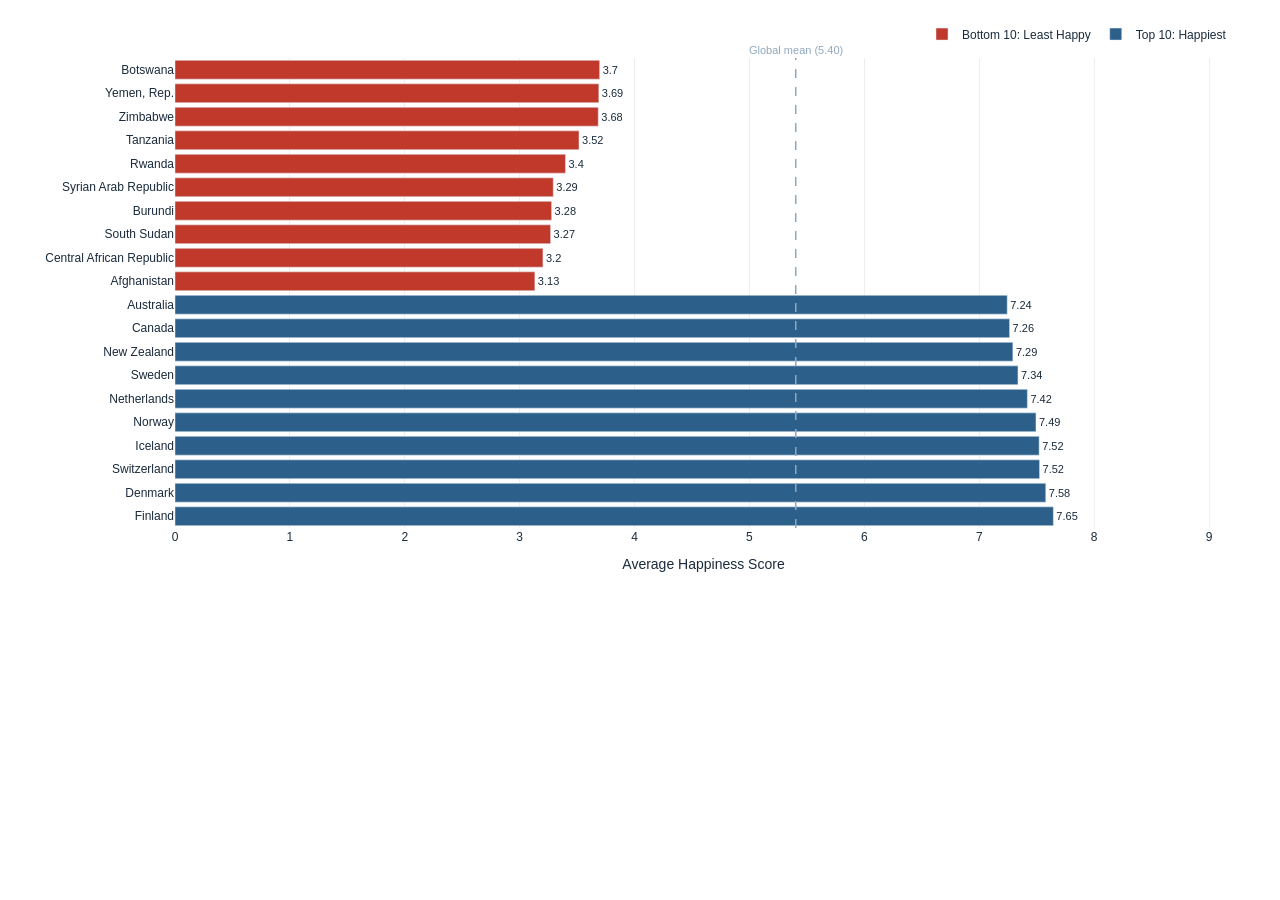
<file: plot2_top_bottom.html>
<html>
<head><meta charset="utf-8" /></head>
<body>
    <div>                        <script type="text/javascript">window.PlotlyConfig = {MathJaxConfig: 'local'};</script>
        <script charset="utf-8" src="https://cdn.plot.ly/plotly-2.35.2.min.js"></script>                <div id="874f3e8e-9ecb-4ae0-b21f-cad7bea8f823" class="plotly-graph-div" style="height:580px; width:100%;"></div>            <script type="text/javascript">                                    window.PLOTLYENV=window.PLOTLYENV || {};                                    if (document.getElementById("874f3e8e-9ecb-4ae0-b21f-cad7bea8f823")) {                    Plotly.newPlot(                        "874f3e8e-9ecb-4ae0-b21f-cad7bea8f823",                        [{"customdata":[[2.44,"Sub-Saharan Africa"],[38.22,"Middle East and North Africa"],[16.07,"Sub-Saharan Africa"],[64.71,"Sub-Saharan Africa"],[13.65,"Sub-Saharan Africa"],[22.46,"Middle East and North Africa"],[13.32,"Sub-Saharan Africa"],[11.02,"Sub-Saharan Africa"],[5.1,"Sub-Saharan Africa"],[40.58,"South Asia"]],"hovertemplate":"\u003cb\u003e%{y}\u003c\u002fb\u003e\u003cbr\u003eHappiness Score: \u003cb\u003e%{x:.2f}\u003c\u002fb\u003e\u003cbr\u003ePopulation (2022): \u003cb\u003e%{customdata[0]:.1f}M\u003c\u002fb\u003e\u003cbr\u003eRegion: %{customdata[1]}\u003cbr\u003e\u003cextra\u003e\u003c\u002fextra\u003e","marker":{"color":"#c0392b"},"name":"Bottom 10: Least Happy","orientation":"h","text":[3.7,3.69,3.68,3.52,3.4,3.29,3.28,3.27,3.2,3.13],"textfont":{"color":"#1A2B3C","size":11},"textposition":"outside","x":[3.6959,3.6889,3.684,3.5164,3.3985,3.2922,3.2779,3.2693,3.2026,3.1322],"y":["Botswana","Yemen, Rep.","Zimbabwe","Tanzania","Rwanda","Syrian Arab Republic","Burundi","South Sudan","Central African Republic","Afghanistan"],"type":"bar"},{"customdata":[[26.02,"Australia and New Zealand"],[38.94,"North America"],[5.08,"Australia and New Zealand"],[10.49,"Western Europe"],[17.7,"Western Europe"],[5.46,"Western Europe"],[0.38,"Western Europe"],[8.78,"Western Europe"],[5.9,"Western Europe"],[5.56,"Western Europe"]],"hovertemplate":"\u003cb\u003e%{y}\u003c\u002fb\u003e\u003cbr\u003eHappiness Score: \u003cb\u003e%{x:.2f}\u003c\u002fb\u003e\u003cbr\u003ePopulation (2022): \u003cb\u003e%{customdata[0]:.1f}M\u003c\u002fb\u003e\u003cbr\u003eRegion: %{customdata[1]}\u003cbr\u003e\u003cextra\u003e\u003c\u002fextra\u003e","marker":{"color":"#2C5F8A"},"name":"Top 10: Happiest","orientation":"h","text":[7.24,7.26,7.29,7.34,7.42,7.49,7.52,7.52,7.58,7.65],"textfont":{"color":"#1A2B3C","size":11},"textposition":"outside","x":[7.2436,7.2641,7.2927,7.3371,7.4189,7.4938,7.5213,7.525,7.5789,7.6451],"y":["Australia","Canada","New Zealand","Sweden","Netherlands","Norway","Iceland","Switzerland","Denmark","Finland"],"type":"bar"}],                        {"template":{"data":{"histogram2dcontour":[{"type":"histogram2dcontour","colorbar":{"outlinewidth":0,"ticks":""},"colorscale":[[0.0,"#0d0887"],[0.1111111111111111,"#46039f"],[0.2222222222222222,"#7201a8"],[0.3333333333333333,"#9c179e"],[0.4444444444444444,"#bd3786"],[0.5555555555555556,"#d8576b"],[0.6666666666666666,"#ed7953"],[0.7777777777777778,"#fb9f3a"],[0.8888888888888888,"#fdca26"],[1.0,"#f0f921"]]}],"choropleth":[{"type":"choropleth","colorbar":{"outlinewidth":0,"ticks":""}}],"histogram2d":[{"type":"histogram2d","colorbar":{"outlinewidth":0,"ticks":""},"colorscale":[[0.0,"#0d0887"],[0.1111111111111111,"#46039f"],[0.2222222222222222,"#7201a8"],[0.3333333333333333,"#9c179e"],[0.4444444444444444,"#bd3786"],[0.5555555555555556,"#d8576b"],[0.6666666666666666,"#ed7953"],[0.7777777777777778,"#fb9f3a"],[0.8888888888888888,"#fdca26"],[1.0,"#f0f921"]]}],"heatmap":[{"type":"heatmap","colorbar":{"outlinewidth":0,"ticks":""},"colorscale":[[0.0,"#0d0887"],[0.1111111111111111,"#46039f"],[0.2222222222222222,"#7201a8"],[0.3333333333333333,"#9c179e"],[0.4444444444444444,"#bd3786"],[0.5555555555555556,"#d8576b"],[0.6666666666666666,"#ed7953"],[0.7777777777777778,"#fb9f3a"],[0.8888888888888888,"#fdca26"],[1.0,"#f0f921"]]}],"heatmapgl":[{"type":"heatmapgl","colorbar":{"outlinewidth":0,"ticks":""},"colorscale":[[0.0,"#0d0887"],[0.1111111111111111,"#46039f"],[0.2222222222222222,"#7201a8"],[0.3333333333333333,"#9c179e"],[0.4444444444444444,"#bd3786"],[0.5555555555555556,"#d8576b"],[0.6666666666666666,"#ed7953"],[0.7777777777777778,"#fb9f3a"],[0.8888888888888888,"#fdca26"],[1.0,"#f0f921"]]}],"contourcarpet":[{"type":"contourcarpet","colorbar":{"outlinewidth":0,"ticks":""}}],"contour":[{"type":"contour","colorbar":{"outlinewidth":0,"ticks":""},"colorscale":[[0.0,"#0d0887"],[0.1111111111111111,"#46039f"],[0.2222222222222222,"#7201a8"],[0.3333333333333333,"#9c179e"],[0.4444444444444444,"#bd3786"],[0.5555555555555556,"#d8576b"],[0.6666666666666666,"#ed7953"],[0.7777777777777778,"#fb9f3a"],[0.8888888888888888,"#fdca26"],[1.0,"#f0f921"]]}],"surface":[{"type":"surface","colorbar":{"outlinewidth":0,"ticks":""},"colorscale":[[0.0,"#0d0887"],[0.1111111111111111,"#46039f"],[0.2222222222222222,"#7201a8"],[0.3333333333333333,"#9c179e"],[0.4444444444444444,"#bd3786"],[0.5555555555555556,"#d8576b"],[0.6666666666666666,"#ed7953"],[0.7777777777777778,"#fb9f3a"],[0.8888888888888888,"#fdca26"],[1.0,"#f0f921"]]}],"mesh3d":[{"type":"mesh3d","colorbar":{"outlinewidth":0,"ticks":""}}],"scatter":[{"fillpattern":{"fillmode":"overlay","size":10,"solidity":0.2},"type":"scatter"}],"parcoords":[{"type":"parcoords","line":{"colorbar":{"outlinewidth":0,"ticks":""}}}],"scatterpolargl":[{"type":"scatterpolargl","marker":{"colorbar":{"outlinewidth":0,"ticks":""}}}],"bar":[{"error_x":{"color":"#2a3f5f"},"error_y":{"color":"#2a3f5f"},"marker":{"line":{"color":"#E5ECF6","width":0.5},"pattern":{"fillmode":"overlay","size":10,"solidity":0.2}},"type":"bar"}],"scattergeo":[{"type":"scattergeo","marker":{"colorbar":{"outlinewidth":0,"ticks":""}}}],"scatterpolar":[{"type":"scatterpolar","marker":{"colorbar":{"outlinewidth":0,"ticks":""}}}],"histogram":[{"marker":{"pattern":{"fillmode":"overlay","size":10,"solidity":0.2}},"type":"histogram"}],"scattergl":[{"type":"scattergl","marker":{"colorbar":{"outlinewidth":0,"ticks":""}}}],"scatter3d":[{"type":"scatter3d","line":{"colorbar":{"outlinewidth":0,"ticks":""}},"marker":{"colorbar":{"outlinewidth":0,"ticks":""}}}],"scattermapbox":[{"type":"scattermapbox","marker":{"colorbar":{"outlinewidth":0,"ticks":""}}}],"scatterternary":[{"type":"scatterternary","marker":{"colorbar":{"outlinewidth":0,"ticks":""}}}],"scattercarpet":[{"type":"scattercarpet","marker":{"colorbar":{"outlinewidth":0,"ticks":""}}}],"carpet":[{"aaxis":{"endlinecolor":"#2a3f5f","gridcolor":"white","linecolor":"white","minorgridcolor":"white","startlinecolor":"#2a3f5f"},"baxis":{"endlinecolor":"#2a3f5f","gridcolor":"white","linecolor":"white","minorgridcolor":"white","startlinecolor":"#2a3f5f"},"type":"carpet"}],"table":[{"cells":{"fill":{"color":"#EBF0F8"},"line":{"color":"white"}},"header":{"fill":{"color":"#C8D4E3"},"line":{"color":"white"}},"type":"table"}],"barpolar":[{"marker":{"line":{"color":"#E5ECF6","width":0.5},"pattern":{"fillmode":"overlay","size":10,"solidity":0.2}},"type":"barpolar"}],"pie":[{"automargin":true,"type":"pie"}]},"layout":{"autotypenumbers":"strict","colorway":["#636efa","#EF553B","#00cc96","#ab63fa","#FFA15A","#19d3f3","#FF6692","#B6E880","#FF97FF","#FECB52"],"font":{"color":"#2a3f5f"},"hovermode":"closest","hoverlabel":{"align":"left"},"paper_bgcolor":"white","plot_bgcolor":"#E5ECF6","polar":{"bgcolor":"#E5ECF6","angularaxis":{"gridcolor":"white","linecolor":"white","ticks":""},"radialaxis":{"gridcolor":"white","linecolor":"white","ticks":""}},"ternary":{"bgcolor":"#E5ECF6","aaxis":{"gridcolor":"white","linecolor":"white","ticks":""},"baxis":{"gridcolor":"white","linecolor":"white","ticks":""},"caxis":{"gridcolor":"white","linecolor":"white","ticks":""}},"coloraxis":{"colorbar":{"outlinewidth":0,"ticks":""}},"colorscale":{"sequential":[[0.0,"#0d0887"],[0.1111111111111111,"#46039f"],[0.2222222222222222,"#7201a8"],[0.3333333333333333,"#9c179e"],[0.4444444444444444,"#bd3786"],[0.5555555555555556,"#d8576b"],[0.6666666666666666,"#ed7953"],[0.7777777777777778,"#fb9f3a"],[0.8888888888888888,"#fdca26"],[1.0,"#f0f921"]],"sequentialminus":[[0.0,"#0d0887"],[0.1111111111111111,"#46039f"],[0.2222222222222222,"#7201a8"],[0.3333333333333333,"#9c179e"],[0.4444444444444444,"#bd3786"],[0.5555555555555556,"#d8576b"],[0.6666666666666666,"#ed7953"],[0.7777777777777778,"#fb9f3a"],[0.8888888888888888,"#fdca26"],[1.0,"#f0f921"]],"diverging":[[0,"#8e0152"],[0.1,"#c51b7d"],[0.2,"#de77ae"],[0.3,"#f1b6da"],[0.4,"#fde0ef"],[0.5,"#f7f7f7"],[0.6,"#e6f5d0"],[0.7,"#b8e186"],[0.8,"#7fbc41"],[0.9,"#4d9221"],[1,"#276419"]]},"xaxis":{"gridcolor":"white","linecolor":"white","ticks":"","title":{"standoff":15},"zerolinecolor":"white","automargin":true,"zerolinewidth":2},"yaxis":{"gridcolor":"white","linecolor":"white","ticks":"","title":{"standoff":15},"zerolinecolor":"white","automargin":true,"zerolinewidth":2},"scene":{"xaxis":{"backgroundcolor":"#E5ECF6","gridcolor":"white","linecolor":"white","showbackground":true,"ticks":"","zerolinecolor":"white","gridwidth":2},"yaxis":{"backgroundcolor":"#E5ECF6","gridcolor":"white","linecolor":"white","showbackground":true,"ticks":"","zerolinecolor":"white","gridwidth":2},"zaxis":{"backgroundcolor":"#E5ECF6","gridcolor":"white","linecolor":"white","showbackground":true,"ticks":"","zerolinecolor":"white","gridwidth":2}},"shapedefaults":{"line":{"color":"#2a3f5f"}},"annotationdefaults":{"arrowcolor":"#2a3f5f","arrowhead":0,"arrowwidth":1},"geo":{"bgcolor":"white","landcolor":"#E5ECF6","subunitcolor":"white","showland":true,"showlakes":true,"lakecolor":"white"},"title":{"x":0.05},"mapbox":{"style":"light"}}},"shapes":[{"line":{"color":"#8FA8BF","dash":"dash","width":1.5},"type":"line","x0":5.402956790123457,"x1":5.402956790123457,"xref":"x","y0":0,"y1":1,"yref":"y domain"}],"annotations":[{"font":{"color":"#8FA8BF","size":11},"showarrow":false,"text":"Global mean (5.40)","x":5.402956790123457,"xanchor":"center","xref":"x","y":1,"yanchor":"bottom","yref":"y domain"}],"xaxis":{"title":{"text":"Average Happiness Score"},"range":[0,9.2],"showgrid":true,"gridcolor":"#eeeeee","color":"#1A2B3C"},"yaxis":{"title":{"text":""},"autorange":"reversed","color":"#1A2B3C"},"legend":{"font":{"color":"#1A2B3C"},"orientation":"h","yanchor":"bottom","y":1.02,"xanchor":"right","x":1},"margin":{"l":160,"r":40,"t":20,"b":60},"font":{"family":"Arial","size":12,"color":"#1A2B3C"},"plot_bgcolor":"#FFFFFF","paper_bgcolor":"#FFFFFF","height":580},                        {"responsive": true}                    )                };                            </script>        </div>
</body>
</html>
</file>
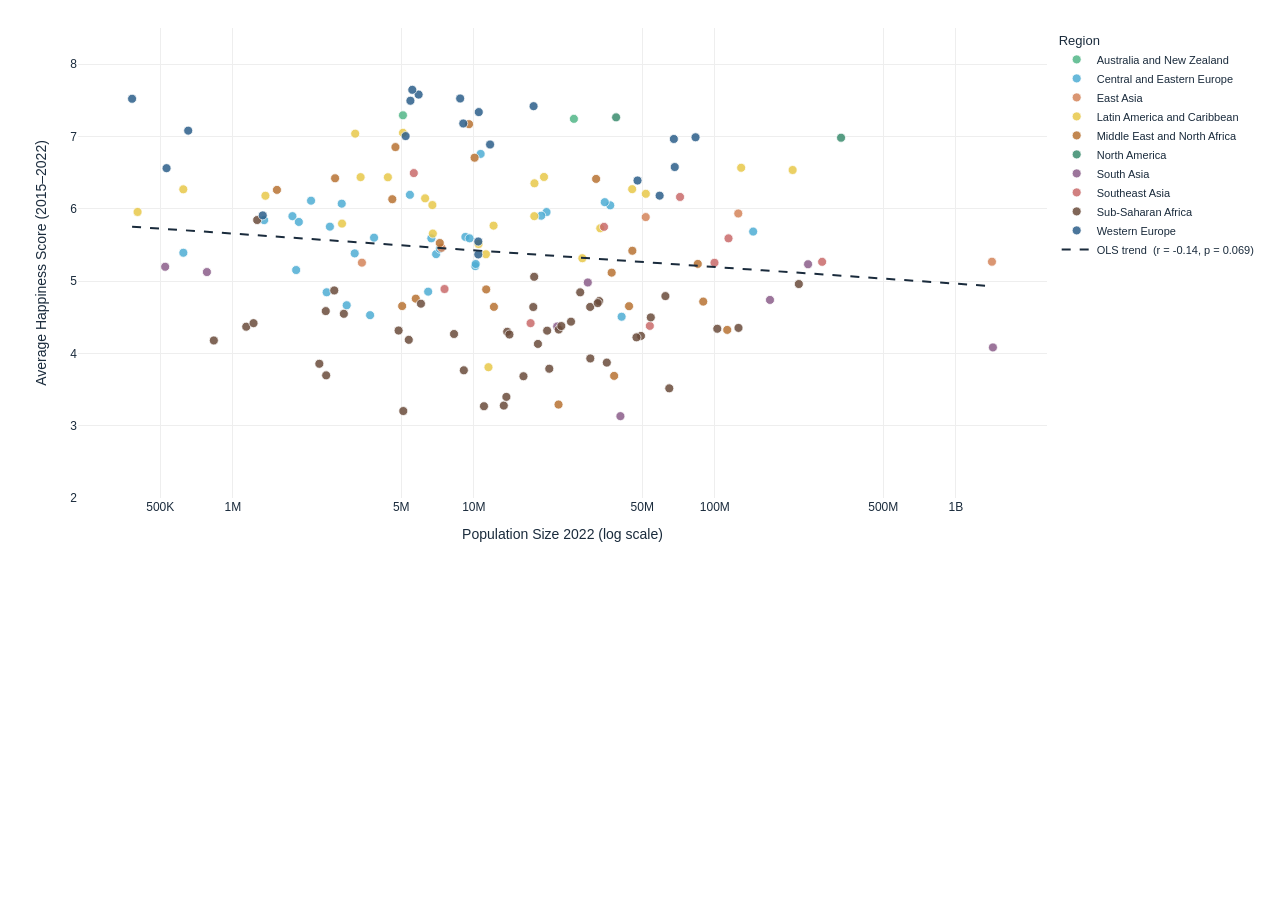
<file: plot3_scatter_size.html>
<html>
<head><meta charset="utf-8" /></head>
<body>
    <div>                        <script type="text/javascript">window.PlotlyConfig = {MathJaxConfig: 'local'};</script>
        <script charset="utf-8" src="https://cdn.plot.ly/plotly-2.35.2.min.js"></script>                <div id="847e43e6-1944-4c0d-b5a3-81a50095ed25" class="plotly-graph-div" style="height:560px; width:100%;"></div>            <script type="text/javascript">                                    window.PLOTLYENV=window.PLOTLYENV || {};                                    if (document.getElementById("847e43e6-1944-4c0d-b5a3-81a50095ed25")) {                    Plotly.newPlot(                        "847e43e6-1944-4c0d-b5a3-81a50095ed25",                        [{"customdata":[["Australia",26.02,77.09],["New Zealand",5.08,63.25]],"hovertemplate":"\u003cb\u003e%{customdata[0]}\u003c\u002fb\u003e\u003cbr\u003eHappiness Score: \u003cb\u003e%{y:.2f}\u003c\u002fb\u003e\u003cbr\u003ePopulation (2022): \u003cb\u003e%{customdata[1]:.1f}M\u003c\u002fb\u003e\u003cbr\u003ePop. Growth since 1980: \u003cb\u003e%{customdata[2]:.1f}M\u003c\u002fb\u003e\u003cbr\u003e\u003cextra\u003e\u003c\u002fextra\u003e","marker":{"color":"#52B788","line":{"color":"white","width":0.8},"opacity":0.85,"size":9},"mode":"markers","name":"Australia and New Zealand","x":[7.4153,6.706],"y":[7.2436,7.2927],"type":"scatter"},{"customdata":[["Albania",2.45,-8.25],["Armenia",2.97,-4.45],["Azerbaijan",10.14,64.63],["Belarus",9.23,-4.3],["Bosnia and Herzegovina",3.2,-22.75],["Bulgaria",6.47,-27.04],["Croatia",3.86,-16.18],["Czechia",10.67,3.57],["Estonia",1.35,-8.69],["Georgia",3.71,-16.9],["Hungary",9.61,-10.33],["Kazakhstan",20.03,32.22],["Kosovo",1.77,10.17],["Kyrgyz Republic",6.98,92.82],["Latvia",1.88,-25.17],["Lithuania",2.83,-17.04],["Moldova",2.53,-6.65],["Montenegro",0.62,8.9],["North Macedonia",1.83,-5.24],["Poland",36.82,3.51],["Romania",19.05,-14.22],["Russian Federation",144.24,3.76],["Serbia",6.66,-13.56],["Slovak Republic",5.43,9.08],["Slovenia",2.11,11.09],["Tajikistan",10.18,154.86],["Turkmenistan",7.23,155.29],["Ukraine",41.05,-17.83],["Uzbekistan",34.94,123.68]],"hovertemplate":"\u003cb\u003e%{customdata[0]}\u003c\u002fb\u003e\u003cbr\u003eHappiness Score: \u003cb\u003e%{y:.2f}\u003c\u002fb\u003e\u003cbr\u003ePopulation (2022): \u003cb\u003e%{customdata[1]:.1f}M\u003c\u002fb\u003e\u003cbr\u003ePop. Growth since 1980: \u003cb\u003e%{customdata[2]:.1f}M\u003c\u002fb\u003e\u003cbr\u003e\u003cextra\u003e\u003c\u002fextra\u003e","marker":{"color":"#4EADD4","line":{"color":"white","width":0.8},"opacity":0.85,"size":9},"mode":"markers","name":"Central and Eastern Europe","x":[6.3895,6.4726,7.0061,6.9651,6.5058,6.8106,6.5861,7.0283,6.13,6.5697,6.9825,7.3018,6.2475,6.8436,6.274,6.452,6.4029,5.7949,6.2629,7.5661,7.2799,8.1591,6.8238,6.7349,6.3247,7.0078,6.8591,7.6133,7.5433],"y":[4.8452,4.6656,5.2069,5.6106,5.383,4.8539,5.6006,6.7586,5.8426,4.5288,5.5907,5.9545,5.8979,5.3726,5.8179,6.0707,5.7529,5.3918,5.1527,6.0474,5.9041,5.6844,5.5913,6.1931,6.1118,5.236,5.4463,4.507,6.0913],"type":"scatter"},{"customdata":[["China",1412.18,43.92],["Hong Kong SAR, China",7.35,45.09],["Japan",125.12,7.12],["Korea, Rep.",51.67,35.54],["Mongolia",3.43,101.83]],"hovertemplate":"\u003cb\u003e%{customdata[0]}\u003c\u002fb\u003e\u003cbr\u003eHappiness Score: \u003cb\u003e%{y:.2f}\u003c\u002fb\u003e\u003cbr\u003ePopulation (2022): \u003cb\u003e%{customdata[1]:.1f}M\u003c\u002fb\u003e\u003cbr\u003ePop. Growth since 1980: \u003cb\u003e%{customdata[2]:.1f}M\u003c\u002fb\u003e\u003cbr\u003e\u003cextra\u003e\u003c\u002fextra\u003e","marker":{"color":"#D4845A","line":{"color":"white","width":0.8},"opacity":0.85,"size":9},"mode":"markers","name":"East Asia","x":[9.1499,6.8661,8.0973,7.7133,6.5358],"y":[5.2679,5.4595,5.9349,5.8849,5.255],"type":"scatter"},{"customdata":[["Argentina",45.41,62.1],["Belize",0.4,177.63],["Bolivia",12.08,109.71],["Brazil",210.31,73.51],["Chile",19.55,69.9],["Colombia",51.74,98.2],["Costa Rica",5.08,112.57],["Dominican Republic",11.23,96.03],["Ecuador",17.82,118.27],["El Salvador",6.28,38.32],["Guatemala",17.85,158.66],["Haiti",11.5,104.89],["Honduras",10.46,180.75],["Jamaica",2.84,32.32],["Mexico",128.61,91.1],["Nicaragua",6.73,106.94],["Panama",4.4,124.81],["Paraguay",6.76,121.42],["Peru",33.48,92.82],["Puerto Rico (US)",3.22,0.44],["Suriname",0.62,66.01],["Trinidad and Tobago",1.37,21.76],["Uruguay",3.39,14.87],["Venezuela, RB",28.21,84.9]],"hovertemplate":"\u003cb\u003e%{customdata[0]}\u003c\u002fb\u003e\u003cbr\u003eHappiness Score: \u003cb\u003e%{y:.2f}\u003c\u002fb\u003e\u003cbr\u003ePopulation (2022): \u003cb\u003e%{customdata[1]:.1f}M\u003c\u002fb\u003e\u003cbr\u003ePop. Growth since 1980: \u003cb\u003e%{customdata[2]:.1f}M\u003c\u002fb\u003e\u003cbr\u003e\u003cextra\u003e\u003c\u002fextra\u003e","marker":{"color":"#E8C84A","line":{"color":"white","width":0.8},"opacity":0.85,"size":9},"mode":"markers","name":"Latin America and Caribbean","x":[7.6571,5.605,7.082,8.3229,7.2912,7.7138,6.706,7.0504,7.251,6.798,7.2516,7.0608,7.0197,6.4532,8.1093,6.8281,6.6435,6.83,7.5247,6.5079,5.7946,6.1354,6.5303,7.4504],"y":[6.271,5.956,5.7662,6.536,6.4399,6.2071,7.0504,5.371,5.8978,6.1438,6.3519,3.8091,5.5123,5.7948,6.567,6.0514,6.4355,5.657,5.7297,7.039,6.269,6.18,6.4376,5.3159],"type":"scatter"},{"customdata":[["Algeria",45.48,144.41],["Bahrain",1.52,324.73],["Egypt, Arab Rep.",112.62,156.24],["Iran, Islamic Rep.",89.52,124.7],["Iraq",44.07,224.24],["Israel",9.56,146.45],["Jordan",11.26,403.82],["Kuwait",4.59,205.0],["Lebanon",5.74,95.07],["Libya",7.22,110.95],["Morocco",37.33,91.83],["Oman",4.73,372.43],["Qatar",2.66,863.11],["Saudi Arabia",32.18,432.0],["Syrian Arab Republic",22.46,150.76],["Tunisia",12.12,83.45],["Turkiye",84.98,87.14],["United Arab Emirates",10.07,891.92],["West Bank and Gaza",5.04,null],["Yemen, Rep.",38.22,300.52]],"hovertemplate":"\u003cb\u003e%{customdata[0]}\u003c\u002fb\u003e\u003cbr\u003eHappiness Score: \u003cb\u003e%{y:.2f}\u003c\u002fb\u003e\u003cbr\u003ePopulation (2022): \u003cb\u003e%{customdata[1]:.1f}M\u003c\u002fb\u003e\u003cbr\u003ePop. Growth since 1980: \u003cb\u003e%{customdata[2]:.1f}M\u003c\u002fb\u003e\u003cbr\u003e\u003cextra\u003e\u003c\u002fextra\u003e","marker":{"color":"#B87333","line":{"color":"white","width":0.8},"opacity":0.85,"size":9},"mode":"markers","name":"Middle East and North Africa","x":[7.6578,6.1832,8.0516,7.9519,7.6441,6.9803,7.0514,6.6618,6.7593,6.8588,7.572,6.6749,6.4244,7.5075,7.3515,7.0835,7.9293,7.0032,6.7027,7.5823],"y":[5.419,6.2613,4.3248,4.7159,4.6527,7.1701,4.8848,6.1321,4.7573,5.5267,5.1167,6.853,6.4218,6.4129,3.2922,4.6433,5.2376,6.7061,4.6545,3.6889],"type":"scatter"},{"customdata":[["Canada",38.94,58.82],["United States",334.02,47.0]],"hovertemplate":"\u003cb\u003e%{customdata[0]}\u003c\u002fb\u003e\u003cbr\u003eHappiness Score: \u003cb\u003e%{y:.2f}\u003c\u002fb\u003e\u003cbr\u003ePopulation (2022): \u003cb\u003e%{customdata[1]:.1f}M\u003c\u002fb\u003e\u003cbr\u003ePop. Growth since 1980: \u003cb\u003e%{customdata[2]:.1f}M\u003c\u002fb\u003e\u003cbr\u003e\u003cextra\u003e\u003c\u002fextra\u003e","marker":{"color":"#3A8C6E","line":{"color":"white","width":0.8},"opacity":0.85,"size":9},"mode":"markers","name":"North America","x":[7.5904,8.5238],"y":[7.2641,6.9827],"type":"scatter"},{"customdata":[["Afghanistan",40.58,208.13],["Bangladesh",169.38,92.45],["Bhutan",0.78,80.18],["India",1425.42,107.38],["Maldives",0.52,217.96],["Nepal",29.72,91.06],["Pakistan",243.7,196.14],["Sri Lanka",22.18,49.39]],"hovertemplate":"\u003cb\u003e%{customdata[0]}\u003c\u002fb\u003e\u003cbr\u003eHappiness Score: \u003cb\u003e%{y:.2f}\u003c\u002fb\u003e\u003cbr\u003ePopulation (2022): \u003cb\u003e%{customdata[1]:.1f}M\u003c\u002fb\u003e\u003cbr\u003ePop. Growth since 1980: \u003cb\u003e%{customdata[2]:.1f}M\u003c\u002fb\u003e\u003cbr\u003e\u003cextra\u003e\u003c\u002fextra\u003e","marker":{"color":"#8B5E8A","line":{"color":"white","width":0.8},"opacity":0.85,"size":9},"mode":"markers","name":"South Asia","x":[7.6083,8.2289,5.8926,9.1539,5.7194,7.473,8.3869,7.346],"y":[3.1322,4.7392,5.1248,4.0823,5.1978,4.9806,5.2329,4.3721],"type":"scatter"},{"customdata":[["Cambodia",17.2,230.81],["Indonesia",278.83,87.2],["Lao PDR",7.56,129.58],["Malaysia",34.7,167.23],["Myanmar",53.76,61.79],["Philippines",113.96,137.21],["Singapore",5.64,133.52],["Thailand",71.74,57.14],["Viet Nam",99.68,89.9]],"hovertemplate":"\u003cb\u003e%{customdata[0]}\u003c\u002fb\u003e\u003cbr\u003eHappiness Score: \u003cb\u003e%{y:.2f}\u003c\u002fb\u003e\u003cbr\u003ePopulation (2022): \u003cb\u003e%{customdata[1]:.1f}M\u003c\u002fb\u003e\u003cbr\u003ePop. Growth since 1980: \u003cb\u003e%{customdata[2]:.1f}M\u003c\u002fb\u003e\u003cbr\u003e\u003cextra\u003e\u003c\u002fextra\u003e","marker":{"color":"#C96B6B","line":{"color":"white","width":0.8},"opacity":0.85,"size":9},"mode":"markers","name":"Southeast Asia","x":[7.2356,8.4453,6.8785,7.5403,7.7304,8.0568,6.751,7.8557,7.9986],"y":[4.4182,5.2663,4.8899,5.7499,4.3804,5.5909,6.4935,6.1635,5.2528],"type":"scatter"},{"customdata":[["Angola",35.64,338.11],["Benin",13.76,250.54],["Botswana",2.44,160.26],["Burkina Faso",22.51,223.97],["Burundi",13.32,203.88],["Cameroon",27.63,224.62],["Central African Republic",5.1,108.04],["Chad",18.46,308.71],["Comoros",0.83,147.01],["Congo, Dem. Rep.",102.4,283.35],["Congo, Rep.",6.04,229.97],["Cote d'Ivoire",30.4,269.74],["Djibouti",1.14,249.0],["Eswatini",1.22,104.3],["Ethiopia",125.38,264.19],["Gabon",2.43,224.8],["Gambia, The",2.64,269.3],["Ghana",33.15,177.6],["Guinea",14.06,178.46],["Kenya",54.25,238.69],["Lesotho",2.29,62.54],["Liberia",5.37,178.52],["Madagascar",30.44,237.97],["Malawi",20.57,228.28],["Mali",23.07,206.39],["Mauritania",4.88,230.77],["Mauritius",1.26,30.69],["Mozambique",32.66,188.07],["Namibia",2.89,194.43],["Niger",25.31,312.52],["Nigeria",223.15,202.52],["Rwanda",13.65,155.0],["Senegal",17.65,201.95],["Sierra Leone",8.28,152.95],["Somalia, Fed. Rep.",17.8,199.89],["South Africa",62.38,111.32],["South Sudan",11.02,154.0],["Sudan",49.38,189.49],["Tanzania",64.71,237.22],["Togo",9.09,211.2],["Uganda",47.31,256.38],["Zambia",20.15,247.29],["Zimbabwe",16.07,128.21]],"hovertemplate":"\u003cb\u003e%{customdata[0]}\u003c\u002fb\u003e\u003cbr\u003eHappiness Score: \u003cb\u003e%{y:.2f}\u003c\u002fb\u003e\u003cbr\u003ePopulation (2022): \u003cb\u003e%{customdata[1]:.1f}M\u003c\u002fb\u003e\u003cbr\u003ePop. Growth since 1980: \u003cb\u003e%{customdata[2]:.1f}M\u003c\u002fb\u003e\u003cbr\u003e\u003cextra\u003e\u003c\u002fextra\u003e","marker":{"color":"#6B4C3B","line":{"color":"white","width":0.8},"opacity":0.85,"size":9},"mode":"markers","name":"Sub-Saharan Africa","x":[7.5519,7.1386,6.3874,7.3524,7.1245,7.4414,6.7074,7.2661,5.9213,8.0103,6.7807,7.4828,6.0558,6.086,8.0982,6.3857,6.421,7.5205,7.1478,7.7344,6.3591,6.7302,7.4834,7.3132,7.3631,6.688,6.1012,7.514,6.4608,7.4033,8.3486,7.1352,7.2468,6.9179,7.2505,7.795,7.0422,7.6936,7.811,6.9586,7.675,7.3043,7.206],"y":[3.8723,4.2986,3.6959,4.3302,3.2779,4.8442,3.2026,4.1307,4.1786,4.3405,4.6873,4.6425,4.369,4.4182,4.3523,4.5848,4.8704,4.7237,4.2615,4.4975,3.8561,4.1876,3.9299,3.7879,4.3783,4.3162,5.8443,4.6957,4.5474,4.4387,4.959,3.3985,4.6411,4.2682,5.0592,4.7925,3.2693,4.2417,3.5164,3.7659,4.2215,4.3143,3.684],"type":"scatter"},{"customdata":[["Austria",9.04,19.77],["Belgium",11.68,18.47],["Cyprus",1.33,94.91],["Denmark",5.9,15.23],["Finland",5.56,16.25],["France",68.18,23.36],["Germany",83.18,6.25],["Greece",10.44,8.24],["Iceland",0.38,67.44],["Ireland",5.21,52.74],["Italy",59.01,4.57],["Luxembourg",0.65,79.35],["Malta",0.53,67.73],["Netherlands",17.7,25.1],["Norway",5.46,33.57],["Portugal",10.43,6.84],["Spain",47.79,27.46],["Sweden",10.49,26.19],["Switzerland",8.78,38.89],["United Kingdom",67.6,20.05]],"hovertemplate":"\u003cb\u003e%{customdata[0]}\u003c\u002fb\u003e\u003cbr\u003eHappiness Score: \u003cb\u003e%{y:.2f}\u003c\u002fb\u003e\u003cbr\u003ePopulation (2022): \u003cb\u003e%{customdata[1]:.1f}M\u003c\u002fb\u003e\u003cbr\u003ePop. Growth since 1980: \u003cb\u003e%{customdata[2]:.1f}M\u003c\u002fb\u003e\u003cbr\u003e\u003cextra\u003e\u003c\u002fextra\u003e","marker":{"color":"#2C5F8A","line":{"color":"white","width":0.8},"opacity":0.85,"size":9},"mode":"markers","name":"Western Europe","x":[6.9563,7.0675,6.1243,6.7711,6.7448,7.8337,7.92,7.0186,5.5821,6.7171,7.771,5.815,5.7252,7.248,6.737,7.0185,7.6793,7.0206,6.9434,7.83],"y":[7.1794,6.8887,5.9084,7.5789,7.6451,6.5771,6.9887,5.3685,7.5213,7.0052,6.1812,7.0807,6.5615,7.4189,7.4938,5.5474,6.3906,7.3371,7.525,6.9652],"type":"scatter"},{"hoverinfo":"skip","line":{"color":"#1A2B3C","dash":"dash","width":2},"mode":"lines","name":"OLS trend  (r = -0.14, p = 0.069)","x":[5.5821,5.600048743718593,5.617997487437186,5.635946231155779,5.653894974874372,5.671843718592965,5.689792462311558,5.707741206030151,5.725689949748744,5.743638693467337,5.76158743718593,5.779536180904522,5.797484924623115,5.815433668341708,5.833382412060301,5.851331155778894,5.869279899497487,5.88722864321608,5.905177386934673,5.923126130653266,5.941074874371859,5.959023618090452,5.976972361809045,5.994921105527638,6.012869849246231,6.030818592964824,6.048767336683417,6.06671608040201,6.084664824120603,6.102613567839196,6.120562311557789,6.138511055276382,6.156459798994975,6.174408542713568,6.19235728643216,6.210306030150753,6.228254773869346,6.246203517587939,6.264152261306532,6.282101005025125,6.300049748743718,6.317998492462311,6.335947236180904,6.353895979899497,6.37184472361809,6.389793467336683,6.407742211055276,6.425690954773869,6.443639698492462,6.461588442211055,6.479537185929648,6.497485929648241,6.515434673366833,6.533383417085426,6.551332160804019,6.569280904522612,6.587229648241205,6.605178391959798,6.623127135678391,6.641075879396984,6.659024623115577,6.67697336683417,6.694922110552763,6.712870854271356,6.730819597989949,6.7487683417085425,6.7667170854271355,6.7846658291457285,6.8026145728643215,6.8205633165829145,6.8385120603015075,6.8564608040201005,6.8744095477386935,6.8923582914572865,6.9103070351758795,6.9282557788944725,6.9462045226130655,6.9641532663316585,6.982102010050251,7.000050753768844,7.017999497487437,7.03594824120603,7.053896984924623,7.071845728643216,7.089794472361809,7.107743216080402,7.125691959798995,7.143640703517588,7.161589447236181,7.179538190954774,7.197486934673367,7.21543567839196,7.233384422110553,7.251333165829146,7.269281909547738,7.287230653266331,7.305179396984924,7.323128140703517,7.34107688442211,7.359025628140703,7.376974371859296,7.394923115577889,7.412871859296482,7.430820603015075,7.448769346733668,7.466718090452261,7.484666834170854,7.502615577889447,7.52056432160804,7.538513065326633,7.556461809045226,7.574410552763819,7.592359296482412,7.610308040201005,7.628256783919598,7.646205527638191,7.664154271356784,7.682103015075377,7.70005175879397,7.718000502512563,7.735949246231156,7.753897989949749,7.771846733668342,7.789795477386934,7.807744221105527,7.82569296482412,7.843641708542713,7.861590452261306,7.879539195979899,7.897487939698492,7.915436683417085,7.933385427135678,7.951334170854271,7.969282914572864,7.987231658291456,8.00518040201005,8.023129145728642,8.041077889447235,8.059026633165828,8.076975376884421,8.094924120603014,8.112872864321607,8.1308216080402,8.148770351758793,8.166719095477387,8.18466783919598,8.202616582914573,8.220565326633166,8.238514070351759,8.256462814070352,8.274411557788945,8.292360301507538,8.31030904522613,8.328257788944724,8.346206532663317,8.36415527638191,8.382104020100503,8.400052763819096,8.418001507537689,8.435950251256282,8.453898994974875,8.471847738693468,8.48979648241206,8.507745226130654,8.525693969849247,8.54364271356784,8.561591457286433,8.579540201005024,8.597488944723619,8.61543768844221,8.633386432160805,8.651335175879396,8.66928391959799,8.687232663316582,8.705181407035177,8.723130150753768,8.741078894472363,8.759027638190954,8.776976381909547,8.79492512562814,8.812873869346733,8.830822613065326,8.848771356783919,8.866720100502512,8.884668844221105,8.902617587939698,8.920566331658291,8.938515075376884,8.956463819095477,8.97441256281407,8.992361306532663,9.010310050251256,9.028258793969849,9.046207537688442,9.064156281407035,9.082105025125628,9.100053768844221,9.118002512562814,9.135951256281407,9.1539],"y":[5.752760836073356,5.748621539920471,5.744482243767585,5.7403429476147,5.736203651461814,5.732064355308928,5.727925059156043,5.723785763003157,5.719646466850271,5.715507170697387,5.711367874544501,5.707228578391615,5.70308928223873,5.698949986085845,5.694810689932959,5.6906713937800735,5.686532097627188,5.682392801474302,5.6782535053214165,5.674114209168531,5.669974913015645,5.6658356168627595,5.661696320709875,5.657557024556989,5.653417728404103,5.649278432251218,5.645139136098332,5.640999839945447,5.636860543792562,5.632721247639676,5.62858195148679,5.624442655333905,5.620303359181019,5.616164063028133,5.6120247668752485,5.607885470722363,5.603746174569477,5.5996068784165915,5.595467582263706,5.591328286110821,5.5871889899579354,5.58304969380505,5.578910397652164,5.5747711014992785,5.570631805346393,5.566492509193507,5.5623532130406215,5.558213916887737,5.554074620734851,5.549935324581965,5.54579602842908,5.541656732276194,5.537517436123309,5.533378139970424,5.529238843817538,5.525099547664652,5.520960251511767,5.516820955358881,5.512681659205995,5.50854236305311,5.504403066900225,5.500263770747339,5.4961244745944535,5.491985178441568,5.487845882288682,5.483706586135797,5.479567289982912,5.475427993830026,5.47128869767714,5.467149401524255,5.463010105371369,5.4588708092184834,5.454731513065598,5.450592216912713,5.446452920759827,5.442313624606942,5.438174328454056,5.43403503230117,5.429895736148286,5.4257564399954,5.421617143842514,5.417477847689629,5.413338551536743,5.409199255383857,5.405059959230972,5.400920663078087,5.396781366925201,5.3926420707723155,5.38850277461943,5.384363478466544,5.3802241823136585,5.376084886160774,5.371945590007888,5.367806293855002,5.363666997702117,5.359527701549231,5.355388405396345,5.35124910924346,5.347109813090575,5.342970516937689,5.338831220784804,5.334691924631918,5.330552628479032,5.3264133323261476,5.322274036173262,5.318134740020376,5.313995443867491,5.309856147714605,5.305716851561719,5.301577555408834,5.297438259255948,5.293298963103063,5.2891596669501775,5.285020370797292,5.280881074644406,5.2767417784915205,5.272602482338635,5.26846318618575,5.264323890032864,5.260184593879979,5.256045297727093,5.251906001574207,5.247766705421322,5.243627409268436,5.239488113115551,5.235348816962666,5.23120952080978,5.227070224656894,5.222930928504009,5.218791632351124,5.214652336198238,5.2105130400453525,5.206373743892467,5.202234447739581,5.1980951515866956,5.19395585543381,5.189816559280925,5.1856772631280394,5.181537966975154,5.177398670822268,5.1732593746693825,5.169120078516498,5.164980782363612,5.160841486210726,5.156702190057841,5.152562893904955,5.148423597752069,5.144284301599184,5.140145005446298,5.136005709293413,5.131866413140528,5.127727116987642,5.123587820834756,5.119448524681871,5.115309228528985,5.1111699323761,5.1070306362232145,5.102891340070329,5.098752043917443,5.0946127477645575,5.090473451611672,5.086334155458786,5.0821948593059005,5.078055563153016,5.07391626700013,5.069776970847244,5.065637674694359,5.061498378541474,5.057359082388588,5.053219786235703,5.049080490082817,5.044941193929931,5.040801897777046,5.03666260162416,5.032523305471274,5.02838400931839,5.024244713165503,5.020105417012618,5.0159661208597335,5.011826824706848,5.007687528553962,5.0035482324010765,4.999408936248191,4.995269640095305,4.9911303439424195,4.986991047789534,4.982851751636648,4.9787124554837625,4.974573159330878,4.970433863177992,4.966294567025106,4.962155270872221,4.958015974719336,4.95387667856645,4.949737382413565,4.945598086260679,4.941458790107793,4.937319493954908,4.933180197802022,4.929040901649136],"type":"scatter"}],                        {"template":{"data":{"histogram2dcontour":[{"type":"histogram2dcontour","colorbar":{"outlinewidth":0,"ticks":""},"colorscale":[[0.0,"#0d0887"],[0.1111111111111111,"#46039f"],[0.2222222222222222,"#7201a8"],[0.3333333333333333,"#9c179e"],[0.4444444444444444,"#bd3786"],[0.5555555555555556,"#d8576b"],[0.6666666666666666,"#ed7953"],[0.7777777777777778,"#fb9f3a"],[0.8888888888888888,"#fdca26"],[1.0,"#f0f921"]]}],"choropleth":[{"type":"choropleth","colorbar":{"outlinewidth":0,"ticks":""}}],"histogram2d":[{"type":"histogram2d","colorbar":{"outlinewidth":0,"ticks":""},"colorscale":[[0.0,"#0d0887"],[0.1111111111111111,"#46039f"],[0.2222222222222222,"#7201a8"],[0.3333333333333333,"#9c179e"],[0.4444444444444444,"#bd3786"],[0.5555555555555556,"#d8576b"],[0.6666666666666666,"#ed7953"],[0.7777777777777778,"#fb9f3a"],[0.8888888888888888,"#fdca26"],[1.0,"#f0f921"]]}],"heatmap":[{"type":"heatmap","colorbar":{"outlinewidth":0,"ticks":""},"colorscale":[[0.0,"#0d0887"],[0.1111111111111111,"#46039f"],[0.2222222222222222,"#7201a8"],[0.3333333333333333,"#9c179e"],[0.4444444444444444,"#bd3786"],[0.5555555555555556,"#d8576b"],[0.6666666666666666,"#ed7953"],[0.7777777777777778,"#fb9f3a"],[0.8888888888888888,"#fdca26"],[1.0,"#f0f921"]]}],"heatmapgl":[{"type":"heatmapgl","colorbar":{"outlinewidth":0,"ticks":""},"colorscale":[[0.0,"#0d0887"],[0.1111111111111111,"#46039f"],[0.2222222222222222,"#7201a8"],[0.3333333333333333,"#9c179e"],[0.4444444444444444,"#bd3786"],[0.5555555555555556,"#d8576b"],[0.6666666666666666,"#ed7953"],[0.7777777777777778,"#fb9f3a"],[0.8888888888888888,"#fdca26"],[1.0,"#f0f921"]]}],"contourcarpet":[{"type":"contourcarpet","colorbar":{"outlinewidth":0,"ticks":""}}],"contour":[{"type":"contour","colorbar":{"outlinewidth":0,"ticks":""},"colorscale":[[0.0,"#0d0887"],[0.1111111111111111,"#46039f"],[0.2222222222222222,"#7201a8"],[0.3333333333333333,"#9c179e"],[0.4444444444444444,"#bd3786"],[0.5555555555555556,"#d8576b"],[0.6666666666666666,"#ed7953"],[0.7777777777777778,"#fb9f3a"],[0.8888888888888888,"#fdca26"],[1.0,"#f0f921"]]}],"surface":[{"type":"surface","colorbar":{"outlinewidth":0,"ticks":""},"colorscale":[[0.0,"#0d0887"],[0.1111111111111111,"#46039f"],[0.2222222222222222,"#7201a8"],[0.3333333333333333,"#9c179e"],[0.4444444444444444,"#bd3786"],[0.5555555555555556,"#d8576b"],[0.6666666666666666,"#ed7953"],[0.7777777777777778,"#fb9f3a"],[0.8888888888888888,"#fdca26"],[1.0,"#f0f921"]]}],"mesh3d":[{"type":"mesh3d","colorbar":{"outlinewidth":0,"ticks":""}}],"scatter":[{"fillpattern":{"fillmode":"overlay","size":10,"solidity":0.2},"type":"scatter"}],"parcoords":[{"type":"parcoords","line":{"colorbar":{"outlinewidth":0,"ticks":""}}}],"scatterpolargl":[{"type":"scatterpolargl","marker":{"colorbar":{"outlinewidth":0,"ticks":""}}}],"bar":[{"error_x":{"color":"#2a3f5f"},"error_y":{"color":"#2a3f5f"},"marker":{"line":{"color":"#E5ECF6","width":0.5},"pattern":{"fillmode":"overlay","size":10,"solidity":0.2}},"type":"bar"}],"scattergeo":[{"type":"scattergeo","marker":{"colorbar":{"outlinewidth":0,"ticks":""}}}],"scatterpolar":[{"type":"scatterpolar","marker":{"colorbar":{"outlinewidth":0,"ticks":""}}}],"histogram":[{"marker":{"pattern":{"fillmode":"overlay","size":10,"solidity":0.2}},"type":"histogram"}],"scattergl":[{"type":"scattergl","marker":{"colorbar":{"outlinewidth":0,"ticks":""}}}],"scatter3d":[{"type":"scatter3d","line":{"colorbar":{"outlinewidth":0,"ticks":""}},"marker":{"colorbar":{"outlinewidth":0,"ticks":""}}}],"scattermapbox":[{"type":"scattermapbox","marker":{"colorbar":{"outlinewidth":0,"ticks":""}}}],"scatterternary":[{"type":"scatterternary","marker":{"colorbar":{"outlinewidth":0,"ticks":""}}}],"scattercarpet":[{"type":"scattercarpet","marker":{"colorbar":{"outlinewidth":0,"ticks":""}}}],"carpet":[{"aaxis":{"endlinecolor":"#2a3f5f","gridcolor":"white","linecolor":"white","minorgridcolor":"white","startlinecolor":"#2a3f5f"},"baxis":{"endlinecolor":"#2a3f5f","gridcolor":"white","linecolor":"white","minorgridcolor":"white","startlinecolor":"#2a3f5f"},"type":"carpet"}],"table":[{"cells":{"fill":{"color":"#EBF0F8"},"line":{"color":"white"}},"header":{"fill":{"color":"#C8D4E3"},"line":{"color":"white"}},"type":"table"}],"barpolar":[{"marker":{"line":{"color":"#E5ECF6","width":0.5},"pattern":{"fillmode":"overlay","size":10,"solidity":0.2}},"type":"barpolar"}],"pie":[{"automargin":true,"type":"pie"}]},"layout":{"autotypenumbers":"strict","colorway":["#636efa","#EF553B","#00cc96","#ab63fa","#FFA15A","#19d3f3","#FF6692","#B6E880","#FF97FF","#FECB52"],"font":{"color":"#2a3f5f"},"hovermode":"closest","hoverlabel":{"align":"left"},"paper_bgcolor":"white","plot_bgcolor":"#E5ECF6","polar":{"bgcolor":"#E5ECF6","angularaxis":{"gridcolor":"white","linecolor":"white","ticks":""},"radialaxis":{"gridcolor":"white","linecolor":"white","ticks":""}},"ternary":{"bgcolor":"#E5ECF6","aaxis":{"gridcolor":"white","linecolor":"white","ticks":""},"baxis":{"gridcolor":"white","linecolor":"white","ticks":""},"caxis":{"gridcolor":"white","linecolor":"white","ticks":""}},"coloraxis":{"colorbar":{"outlinewidth":0,"ticks":""}},"colorscale":{"sequential":[[0.0,"#0d0887"],[0.1111111111111111,"#46039f"],[0.2222222222222222,"#7201a8"],[0.3333333333333333,"#9c179e"],[0.4444444444444444,"#bd3786"],[0.5555555555555556,"#d8576b"],[0.6666666666666666,"#ed7953"],[0.7777777777777778,"#fb9f3a"],[0.8888888888888888,"#fdca26"],[1.0,"#f0f921"]],"sequentialminus":[[0.0,"#0d0887"],[0.1111111111111111,"#46039f"],[0.2222222222222222,"#7201a8"],[0.3333333333333333,"#9c179e"],[0.4444444444444444,"#bd3786"],[0.5555555555555556,"#d8576b"],[0.6666666666666666,"#ed7953"],[0.7777777777777778,"#fb9f3a"],[0.8888888888888888,"#fdca26"],[1.0,"#f0f921"]],"diverging":[[0,"#8e0152"],[0.1,"#c51b7d"],[0.2,"#de77ae"],[0.3,"#f1b6da"],[0.4,"#fde0ef"],[0.5,"#f7f7f7"],[0.6,"#e6f5d0"],[0.7,"#b8e186"],[0.8,"#7fbc41"],[0.9,"#4d9221"],[1,"#276419"]]},"xaxis":{"gridcolor":"white","linecolor":"white","ticks":"","title":{"standoff":15},"zerolinecolor":"white","automargin":true,"zerolinewidth":2},"yaxis":{"gridcolor":"white","linecolor":"white","ticks":"","title":{"standoff":15},"zerolinecolor":"white","automargin":true,"zerolinewidth":2},"scene":{"xaxis":{"backgroundcolor":"#E5ECF6","gridcolor":"white","linecolor":"white","showbackground":true,"ticks":"","zerolinecolor":"white","gridwidth":2},"yaxis":{"backgroundcolor":"#E5ECF6","gridcolor":"white","linecolor":"white","showbackground":true,"ticks":"","zerolinecolor":"white","gridwidth":2},"zaxis":{"backgroundcolor":"#E5ECF6","gridcolor":"white","linecolor":"white","showbackground":true,"ticks":"","zerolinecolor":"white","gridwidth":2}},"shapedefaults":{"line":{"color":"#2a3f5f"}},"annotationdefaults":{"arrowcolor":"#2a3f5f","arrowhead":0,"arrowwidth":1},"geo":{"bgcolor":"white","landcolor":"#E5ECF6","subunitcolor":"white","showland":true,"showlakes":true,"lakecolor":"white"},"title":{"x":0.05},"mapbox":{"style":"light"}}},"xaxis":{"title":{"text":"Population Size 2022 (log scale)"},"tickvals":[5,5.699,6,6.699,7,7.699,8,8.699,9],"ticktext":["100K","500K","1M","5M","10M","50M","100M","500M","1B"],"showgrid":true,"gridcolor":"#eeeeee","color":"#1A2B3C"},"yaxis":{"title":{"text":"Average Happiness Score (2015\u20132022)"},"showgrid":true,"gridcolor":"#eeeeee","range":[2,8.5],"color":"#1A2B3C"},"legend":{"font":{"size":11,"color":"#1A2B3C"},"title":{"text":"Region","font":{"color":"#1A2B3C"}},"x":1.01,"y":1},"margin":{"l":70,"r":200,"t":20,"b":70},"font":{"family":"Arial","size":12,"color":"#1A2B3C"},"plot_bgcolor":"#FFFFFF","paper_bgcolor":"#FFFFFF","height":560},                        {"responsive": true}                    )                };                            </script>        </div>
</body>
</html>
</file>
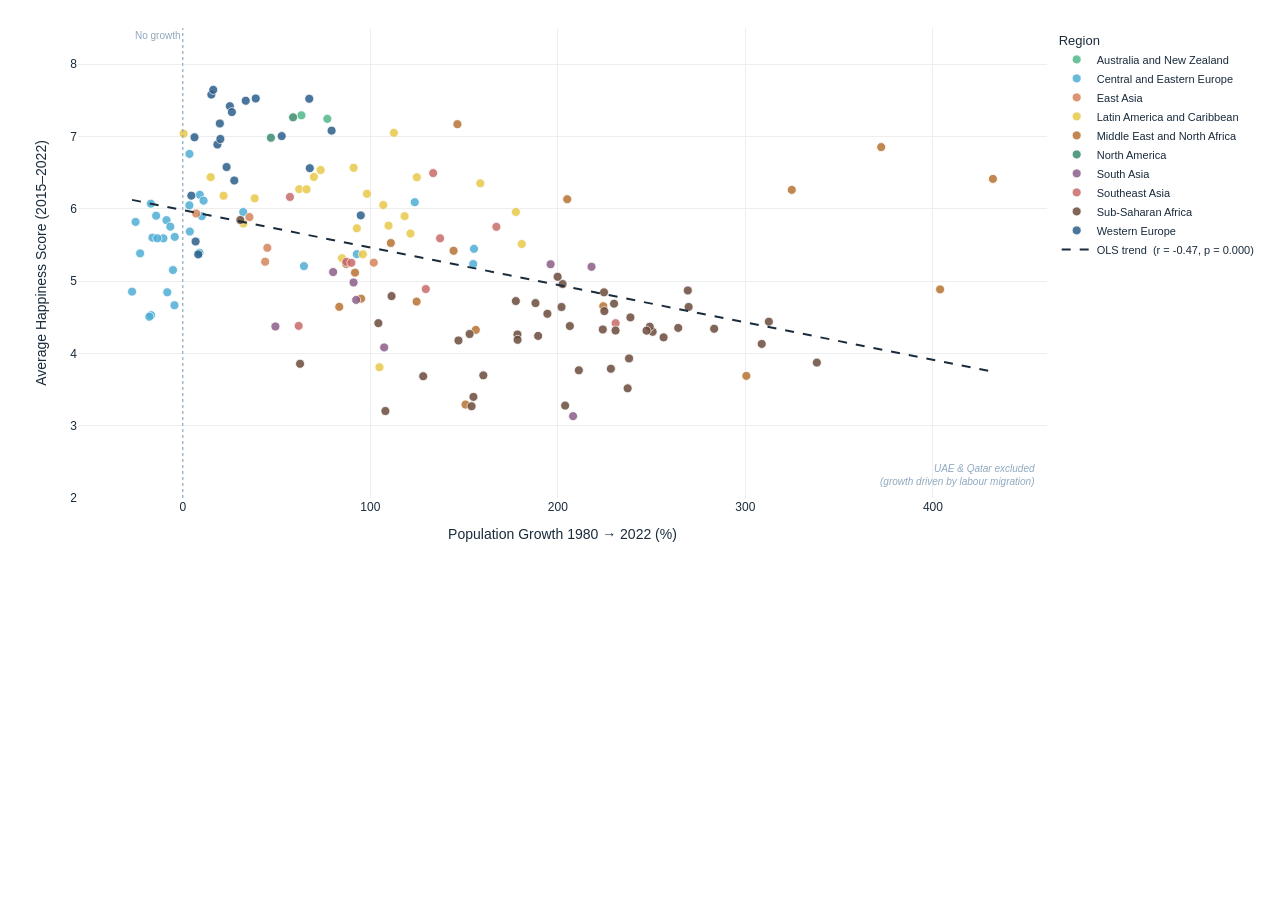
<file: plot4_scatter_growth.html>
<html>
<head><meta charset="utf-8" /></head>
<body>
    <div>                        <script type="text/javascript">window.PlotlyConfig = {MathJaxConfig: 'local'};</script>
        <script charset="utf-8" src="https://cdn.plot.ly/plotly-2.35.2.min.js"></script>                <div id="de0c55ce-8b7a-4c36-9759-7f50f246452c" class="plotly-graph-div" style="height:560px; width:100%;"></div>            <script type="text/javascript">                                    window.PLOTLYENV=window.PLOTLYENV || {};                                    if (document.getElementById("de0c55ce-8b7a-4c36-9759-7f50f246452c")) {                    Plotly.newPlot(                        "de0c55ce-8b7a-4c36-9759-7f50f246452c",                        [{"customdata":[["Australia",26.02,14.69,3.7989],["New Zealand",5.08,3.11,3.6979]],"hovertemplate":"\u003cb\u003e%{customdata[0]}\u003c\u002fb\u003e\u003cbr\u003eHappiness Score: \u003cb\u003e%{y:.2f}\u003c\u002fb\u003e\u003cbr\u003ePop. Growth 1980\u21922022: \u003cb\u003e%{x:.1f}%\u003c\u002fb\u003e\u003cbr\u003ePopulation 1980: %{customdata[2]:.1f}M \u2192 2022: %{customdata[1]:.1f}M\u003cbr\u003eGDP per Capita: %{customdata[3]:.2f}\u003cbr\u003e\u003cextra\u003e\u003c\u002fextra\u003e","marker":{"color":"#52B788","line":{"color":"white","width":0.8},"opacity":0.85,"size":9},"mode":"markers","name":"Australia and New Zealand","x":[77.09,63.25],"y":[7.2436,7.2927],"type":"scatter"},{"customdata":[["Albania",2.45,2.67,3.1338],["Armenia",2.97,3.11,3.0271],["Azerbaijan",10.14,6.16,3.2604],["Belarus",9.23,9.64,3.3275],["Bosnia and Herzegovina",3.2,4.15,3.1403],["Bulgaria",6.47,8.86,3.3679],["Croatia",3.86,4.6,3.4693],["Czechia",10.67,10.3,3.6397],["Estonia",1.35,1.48,3.6004],["Georgia",3.71,4.47,3.0684],["Hungary",9.61,10.71,3.547],["Kazakhstan",20.03,15.15,3.4863],["Kosovo",1.77,1.6,3.0345],["Kyrgyz Republic",6.98,3.62,2.5584],["Latvia",1.88,2.51,3.5186],["Lithuania",2.83,3.41,3.6016],["Moldova",2.53,2.71,2.8756],["Montenegro",0.62,0.57,3.3133],["North Macedonia",1.83,1.93,3.2066],["Poland",36.82,35.57,3.5563],["Romania",19.05,22.21,3.4774],["Russian Federation",144.24,139.01,3.4986],["Serbia",6.66,7.71,3.2526],["Slovak Republic",5.43,4.98,3.5853],["Slovenia",2.11,1.9,3.6292],["Tajikistan",10.18,4.0,2.4315],["Turkmenistan",7.23,2.83,3.2623],["Ukraine",41.05,49.96,3.0047],["Uzbekistan",34.94,15.62,2.8018]],"hovertemplate":"\u003cb\u003e%{customdata[0]}\u003c\u002fb\u003e\u003cbr\u003eHappiness Score: \u003cb\u003e%{y:.2f}\u003c\u002fb\u003e\u003cbr\u003ePop. Growth 1980\u21922022: \u003cb\u003e%{x:.1f}%\u003c\u002fb\u003e\u003cbr\u003ePopulation 1980: %{customdata[2]:.1f}M \u2192 2022: %{customdata[1]:.1f}M\u003cbr\u003eGDP per Capita: %{customdata[3]:.2f}\u003cbr\u003e\u003cextra\u003e\u003c\u002fextra\u003e","marker":{"color":"#4EADD4","line":{"color":"white","width":0.8},"opacity":0.85,"size":9},"mode":"markers","name":"Central and Eastern Europe","x":[-8.25,-4.45,64.63,-4.3,-22.75,-27.04,-16.18,3.57,-8.69,-16.9,-10.33,32.22,10.17,92.82,-25.17,-17.04,-6.65,8.9,-5.24,3.51,-14.22,3.76,-13.56,9.08,11.09,154.86,155.29,-17.83,123.68],"y":[4.8452,4.6656,5.2069,5.6106,5.383,4.8539,5.6006,6.7586,5.8426,4.5288,5.5907,5.9545,5.8979,5.3726,5.8179,6.0707,5.7529,5.3918,5.1527,6.0474,5.9041,5.6844,5.5913,6.1931,6.1118,5.236,5.4463,4.507,6.0913],"type":"scatter"},{"customdata":[["China",1412.18,981.24,3.2358],["Hong Kong SAR, China",7.35,5.06,3.8979],["Japan",125.12,116.81,3.7143],["Korea, Rep.",51.67,38.12,3.6982],["Mongolia",3.43,1.7,3.1139]],"hovertemplate":"\u003cb\u003e%{customdata[0]}\u003c\u002fb\u003e\u003cbr\u003eHappiness Score: \u003cb\u003e%{y:.2f}\u003c\u002fb\u003e\u003cbr\u003ePop. Growth 1980\u21922022: \u003cb\u003e%{x:.1f}%\u003c\u002fb\u003e\u003cbr\u003ePopulation 1980: %{customdata[2]:.1f}M \u2192 2022: %{customdata[1]:.1f}M\u003cbr\u003eGDP per Capita: %{customdata[3]:.2f}\u003cbr\u003e\u003cextra\u003e\u003c\u002fextra\u003e","marker":{"color":"#D4845A","line":{"color":"white","width":0.8},"opacity":0.85,"size":9},"mode":"markers","name":"East Asia","x":[43.92,45.09,7.12,35.54,101.83],"y":[5.2679,5.4595,5.9349,5.8849,5.255],"type":"scatter"},{"customdata":[["Argentina",45.41,28.01,3.365],["Belize",0.4,0.15,0.8637],["Bolivia",12.08,5.76,2.8737],["Brazil",210.31,121.21,3.2214],["Chile",19.55,11.51,3.4526],["Colombia",51.74,26.1,3.1842],["Costa Rica",5.08,2.39,3.2876],["Dominican Republic",11.23,5.73,3.2506],["Ecuador",17.82,8.17,3.0687],["El Salvador",6.28,4.54,2.922],["Guatemala",17.85,6.9,2.9106],["Haiti",11.5,5.61,2.3575],["Honduras",10.46,3.73,2.6832],["Jamaica",2.84,2.15,2.9709],["Mexico",128.61,67.3,3.3257],["Nicaragua",6.73,3.25,2.7006],["Panama",4.4,1.96,3.4801],["Paraguay",6.76,3.05,3.0654],["Peru",33.48,17.36,3.1421],["Puerto Rico (US)",3.22,3.21,1.3594],["Suriname",0.62,0.38,1.0461],["Trinidad and Tobago",1.37,1.12,2.7688],["Uruguay",3.39,2.95,3.4009],["Venezuela, RB",28.21,15.26,2.9141]],"hovertemplate":"\u003cb\u003e%{customdata[0]}\u003c\u002fb\u003e\u003cbr\u003eHappiness Score: \u003cb\u003e%{y:.2f}\u003c\u002fb\u003e\u003cbr\u003ePop. Growth 1980\u21922022: \u003cb\u003e%{x:.1f}%\u003c\u002fb\u003e\u003cbr\u003ePopulation 1980: %{customdata[2]:.1f}M \u2192 2022: %{customdata[1]:.1f}M\u003cbr\u003eGDP per Capita: %{customdata[3]:.2f}\u003cbr\u003e\u003cextra\u003e\u003c\u002fextra\u003e","marker":{"color":"#E8C84A","line":{"color":"white","width":0.8},"opacity":0.85,"size":9},"mode":"markers","name":"Latin America and Caribbean","x":[62.1,177.63,109.71,73.51,69.9,98.2,112.57,96.03,118.27,38.32,158.66,104.89,180.75,32.32,91.1,106.94,124.81,121.42,92.82,0.44,66.01,21.76,14.87,84.9],"y":[6.271,5.956,5.7662,6.536,6.4399,6.2071,7.0504,5.371,5.8978,6.1438,6.3519,3.8091,5.5123,5.7948,6.567,6.0514,6.4355,5.657,5.7297,7.039,6.269,6.18,6.4376,5.3159],"type":"scatter"},{"customdata":[["Algeria",45.48,18.61,3.1635],["Bahrain",1.52,0.36,3.769],["Egypt, Arab Rep.",112.62,43.95,3.0869],["Iran, Islamic Rep.",89.52,39.84,3.2812],["Iraq",44.07,13.59,3.1758],["Israel",9.56,3.88,3.6671],["Jordan",11.26,2.23,3.0101],["Kuwait",4.59,1.5,3.9486],["Lebanon",5.74,2.94,3.1944],["Libya",7.22,3.42,3.2771],["Morocco",37.33,19.46,2.8856],["Oman",4.73,1.0,1.3601],["Saudi Arabia",32.18,6.05,3.826],["Syrian Arab Republic",22.46,8.96,0.6991],["Tunisia",12.12,6.61,3.0772],["Turkiye",84.98,45.41,3.4789],["West Bank and Gaza",5.04,null,2.6633],["Yemen, Rep.",38.22,9.54,2.3094]],"hovertemplate":"\u003cb\u003e%{customdata[0]}\u003c\u002fb\u003e\u003cbr\u003eHappiness Score: \u003cb\u003e%{y:.2f}\u003c\u002fb\u003e\u003cbr\u003ePop. Growth 1980\u21922022: \u003cb\u003e%{x:.1f}%\u003c\u002fb\u003e\u003cbr\u003ePopulation 1980: %{customdata[2]:.1f}M \u2192 2022: %{customdata[1]:.1f}M\u003cbr\u003eGDP per Capita: %{customdata[3]:.2f}\u003cbr\u003e\u003cextra\u003e\u003c\u002fextra\u003e","marker":{"color":"#B87333","line":{"color":"white","width":0.8},"opacity":0.85,"size":9},"mode":"markers","name":"Middle East and North Africa","x":[144.41,324.73,156.24,124.7,224.24,146.45,403.82,205.0,95.07,110.95,91.83,372.43,432.0,150.76,83.45,87.14,null,300.52],"y":[5.419,6.2613,4.3248,4.7159,4.6527,7.1701,4.8848,6.1321,4.7573,5.5267,5.1167,6.853,6.4129,3.2922,4.6433,5.2376,4.6545,3.6889],"type":"scatter"},{"customdata":[["Canada",38.94,24.52,3.7869],["United States",334.02,227.22,3.9013]],"hovertemplate":"\u003cb\u003e%{customdata[0]}\u003c\u002fb\u003e\u003cbr\u003eHappiness Score: \u003cb\u003e%{y:.2f}\u003c\u002fb\u003e\u003cbr\u003ePop. Growth 1980\u21922022: \u003cb\u003e%{x:.1f}%\u003c\u002fb\u003e\u003cbr\u003ePopulation 1980: %{customdata[2]:.1f}M \u2192 2022: %{customdata[1]:.1f}M\u003cbr\u003eGDP per Capita: %{customdata[3]:.2f}\u003cbr\u003e\u003cextra\u003e\u003c\u002fextra\u003e","marker":{"color":"#3A8C6E","line":{"color":"white","width":0.8},"opacity":0.85,"size":9},"mode":"markers","name":"North America","x":[58.82,47.0],"y":[7.2641,6.9827],"type":"scatter"},{"customdata":[["Afghanistan",40.58,13.17,2.2127],["Bangladesh",169.38,88.02,2.5526],["Bhutan",0.78,0.43,0.8235],["India",1425.42,687.35,2.8032],["Maldives",0.52,0.16,9.6723],["Nepal",29.72,15.55,2.3983],["Pakistan",243.7,82.29,2.6662],["Sri Lanka",22.18,14.85,3.12]],"hovertemplate":"\u003cb\u003e%{customdata[0]}\u003c\u002fb\u003e\u003cbr\u003eHappiness Score: \u003cb\u003e%{y:.2f}\u003c\u002fb\u003e\u003cbr\u003ePop. Growth 1980\u21922022: \u003cb\u003e%{x:.1f}%\u003c\u002fb\u003e\u003cbr\u003ePopulation 1980: %{customdata[2]:.1f}M \u2192 2022: %{customdata[1]:.1f}M\u003cbr\u003eGDP per Capita: %{customdata[3]:.2f}\u003cbr\u003e\u003cextra\u003e\u003c\u002fextra\u003e","marker":{"color":"#8B5E8A","line":{"color":"white","width":0.8},"opacity":0.85,"size":9},"mode":"markers","name":"South Asia","x":[208.13,92.45,80.18,107.38,217.96,91.06,196.14,49.39],"y":[3.1322,4.7392,5.1248,4.0823,5.1978,4.9806,5.2329,4.3721],"type":"scatter"},{"customdata":[["Cambodia",17.2,5.2,2.5463],["Indonesia",278.83,148.95,3.0902],["Lao PDR",7.56,3.29,3.1057],["Malaysia",34.7,12.98,3.5299],["Myanmar",53.76,33.23,2.5788],["Philippines",113.96,48.04,2.9118],["Singapore",5.64,2.41,4.1242],["Thailand",71.74,45.65,3.2915],["Viet Nam",99.68,52.49,2.8315]],"hovertemplate":"\u003cb\u003e%{customdata[0]}\u003c\u002fb\u003e\u003cbr\u003eHappiness Score: \u003cb\u003e%{y:.2f}\u003c\u002fb\u003e\u003cbr\u003ePop. Growth 1980\u21922022: \u003cb\u003e%{x:.1f}%\u003c\u002fb\u003e\u003cbr\u003ePopulation 1980: %{customdata[2]:.1f}M \u2192 2022: %{customdata[1]:.1f}M\u003cbr\u003eGDP per Capita: %{customdata[3]:.2f}\u003cbr\u003e\u003cextra\u003e\u003c\u002fextra\u003e","marker":{"color":"#C96B6B","line":{"color":"white","width":0.8},"opacity":0.85,"size":9},"mode":"markers","name":"Southeast Asia","x":[230.81,87.2,129.58,167.23,61.79,137.21,133.52,57.14,89.9],"y":[4.4182,5.2663,4.8899,5.7499,4.3804,5.5909,6.4935,6.1635,5.2528],"type":"scatter"},{"customdata":[["Angola",35.64,8.13,0.7984],["Benin",13.76,3.93,2.3221],["Botswana",2.44,0.94,3.283],["Burkina Faso",22.51,6.95,2.1874],["Burundi",13.32,4.38,1.92],["Cameroon",27.63,8.51,2.4839],["Central African Republic",5.1,2.45,1.3507],["Chad",18.46,4.52,2.1755],["Comoros",0.83,0.34,2.9253],["Congo, Dem. Rep.",102.4,26.71,1.1677],["Congo, Rep.",6.04,1.83,2.6522],["Cote d'Ivoire",30.4,8.22,2.5755],["Djibouti",1.14,0.33,0.4402],["Eswatini",1.22,0.6,4.2049],["Ethiopia",125.38,34.43,2.1823],["Gabon",2.43,0.75,3.2816],["Gambia, The",2.64,0.71,4.0252],["Ghana",33.15,11.94,2.6362],["Guinea",14.06,5.05,2.2255],["Kenya",54.25,16.02,2.4845],["Lesotho",2.29,1.41,2.6547],["Liberia",5.37,1.93,1.9281],["Madagascar",30.44,9.01,2.0847],["Malawi",20.57,6.27,1.9227],["Mali",23.07,7.53,2.2463],["Mauritania",4.88,1.47,2.5899],["Mauritius",1.26,0.97,3.3883],["Mozambique",32.66,11.34,2.2178],["Namibia",2.89,0.98,3.3295],["Niger",25.31,6.14,1.8929],["Nigeria",223.15,73.76,2.7205],["Rwanda",13.65,5.35,2.2089],["Senegal",17.65,5.85,2.4171],["Sierra Leone",8.28,3.27,2.122],["Somalia, Fed. Rep.",17.8,5.94,0.0778],["South Africa",62.38,29.52,3.1413],["South Sudan",11.02,4.34,1.7719],["Sudan",49.38,17.06,0.6041],["Tanzania",64.71,19.19,2.3613],["Togo",9.09,2.92,2.1025],["Uganda",47.31,13.28,2.1935],["Zambia",20.15,5.8,2.5198],["Zimbabwe",16.07,7.04,2.3095]],"hovertemplate":"\u003cb\u003e%{customdata[0]}\u003c\u002fb\u003e\u003cbr\u003eHappiness Score: \u003cb\u003e%{y:.2f}\u003c\u002fb\u003e\u003cbr\u003ePop. Growth 1980\u21922022: \u003cb\u003e%{x:.1f}%\u003c\u002fb\u003e\u003cbr\u003ePopulation 1980: %{customdata[2]:.1f}M \u2192 2022: %{customdata[1]:.1f}M\u003cbr\u003eGDP per Capita: %{customdata[3]:.2f}\u003cbr\u003e\u003cextra\u003e\u003c\u002fextra\u003e","marker":{"color":"#6B4C3B","line":{"color":"white","width":0.8},"opacity":0.85,"size":9},"mode":"markers","name":"Sub-Saharan Africa","x":[338.11,250.54,160.26,223.97,203.88,224.62,108.04,308.71,147.01,283.35,229.97,269.74,249.0,104.3,264.19,224.8,269.3,177.6,178.46,238.69,62.54,178.52,237.97,228.28,206.39,230.77,30.69,188.07,194.43,312.52,202.52,155.0,201.95,152.95,199.89,111.32,154.0,189.49,237.22,211.2,256.38,247.29,128.21],"y":[3.8723,4.2986,3.6959,4.3302,3.2779,4.8442,3.2026,4.1307,4.1786,4.3405,4.6873,4.6425,4.369,4.4182,4.3523,4.5848,4.8704,4.7237,4.2615,4.4975,3.8561,4.1876,3.9299,3.7879,4.3783,4.3162,5.8443,4.6957,4.5474,4.4387,4.959,3.3985,4.6411,4.2682,5.0592,4.7925,3.2693,4.2417,3.5164,3.7659,4.2215,4.3143,3.684],"type":"scatter"},{"customdata":[["Austria",9.04,7.55,3.8214],["Belgium",11.68,9.86,3.7851],["Cyprus",1.33,0.68,3.6464],["Denmark",5.9,5.12,3.8305],["Finland",5.56,4.78,3.7614],["France",68.18,55.27,3.734],["Germany",83.18,78.29,3.8133],["Greece",10.44,9.64,3.5177],["Iceland",0.38,0.23,3.8149],["Ireland",5.21,3.41,3.9918],["Italy",59.01,56.43,3.6872],["Luxembourg",0.65,0.36,4.1869],["Malta",0.53,0.32,3.6843],["Netherlands",17.7,14.15,3.8431],["Norway",5.46,4.09,3.9668],["Portugal",10.43,9.77,3.5756],["Spain",47.79,37.49,3.667],["Sweden",10.49,8.31,3.8207],["Switzerland",8.78,6.32,3.9355],["United Kingdom",67.6,56.31,3.7327]],"hovertemplate":"\u003cb\u003e%{customdata[0]}\u003c\u002fb\u003e\u003cbr\u003eHappiness Score: \u003cb\u003e%{y:.2f}\u003c\u002fb\u003e\u003cbr\u003ePop. Growth 1980\u21922022: \u003cb\u003e%{x:.1f}%\u003c\u002fb\u003e\u003cbr\u003ePopulation 1980: %{customdata[2]:.1f}M \u2192 2022: %{customdata[1]:.1f}M\u003cbr\u003eGDP per Capita: %{customdata[3]:.2f}\u003cbr\u003e\u003cextra\u003e\u003c\u002fextra\u003e","marker":{"color":"#2C5F8A","line":{"color":"white","width":0.8},"opacity":0.85,"size":9},"mode":"markers","name":"Western Europe","x":[19.77,18.47,94.91,15.23,16.25,23.36,6.25,8.24,67.44,52.74,4.57,79.35,67.73,25.1,33.57,6.84,27.46,26.19,38.89,20.05],"y":[7.1794,6.8887,5.9084,7.5789,7.6451,6.5771,6.9887,5.3685,7.5213,7.0052,6.1812,7.0807,6.5615,7.4189,7.4938,5.5474,6.3906,7.3371,7.525,6.9652],"type":"scatter"},{"hoverinfo":"skip","line":{"color":"#1A2B3C","dash":"dash","width":2},"mode":"lines","name":"OLS trend  (r = -0.47, p = 0.000)","x":[-27.04,-24.733266331658292,-22.426532663316582,-20.11979899497487,-17.813065326633165,-15.506331658291456,-13.199597989949748,-10.892864321608037,-8.58613065326633,-6.279396984924624,-3.9726633165829135,-1.6659296482412032,0.6408040201005036,2.9475376884422104,5.254271356783924,7.561005025125631,9.867738693467338,12.174472361809045,14.481206030150751,16.787939698492465,19.094673366834172,21.40140703517588,23.708140703517593,26.0148743718593,28.321608040201006,30.628341708542713,32.93507537688442,35.241809045226134,37.54854271356785,39.855276381909555,42.16201005025126,44.46874371859297,46.775477386934675,49.08221105527638,51.38894472361809,53.695678391959795,56.0024120603015,58.30914572864322,60.61587939698493,62.92261306532664,65.22934673366834,67.53608040201004,69.84281407035175,72.14954773869346,74.45628140703519,76.7630150753769,79.0697487437186,81.37648241206031,83.68321608040202,85.98994974874373,88.29668341708543,90.60341708542714,92.91015075376885,95.21688442211055,97.52361809045226,99.83035175879397,102.1370854271357,104.44381909547741,106.75055276381912,109.05728643216082,111.36402010050253,113.67075376884424,115.97748743718594,118.28422110552765,120.59095477386936,122.89768844221106,125.20442211055277,127.51115577889448,129.81788944723618,132.1246231155779,134.4313567839196,136.7380904522613,139.044824120603,141.35155778894475,143.65829145728645,145.96502512562816,148.27175879396987,150.57849246231157,152.88522613065328,155.191959798995,157.4986934673367,159.8054271356784,162.1121608040201,164.4188944723618,166.72562814070352,169.03236180904523,171.33909547738693,173.64582914572864,175.95256281407038,178.25929648241208,180.5660301507538,182.8727638190955,185.1794974874372,187.4862311557789,189.79296482412062,192.09969849246232,194.40643216080403,196.71316582914574,199.01989949748744,201.32663316582915,203.63336683417086,205.94010050251256,208.24683417085427,210.55356783919598,212.86030150753768,215.16703517587942,217.47376884422113,219.78050251256283,222.08723618090454,224.39396984924625,226.70070351758795,229.00743718592966,231.3141708542714,233.62090452261307,235.9276381909548,238.2343718592965,240.54110552763822,242.8478391959799,245.15457286432164,247.46130653266331,249.76804020100505,252.07477386934673,254.38150753768846,256.6882412060301,258.99497487437185,261.3017085427135,263.60844221105526,265.91517587939694,268.2219095477387,270.5286432160804,272.8353768844221,275.1421105527638,277.4488442211055,279.75557788944724,282.0623115577889,284.36904522613065,286.67577889447233,288.98251256281407,291.28924623115574,293.5959798994975,295.90271356783916,298.2094472361809,300.51618090452257,302.8229145728643,305.129648241206,307.4363819095477,309.74311557788945,312.04984924623113,314.35658291457287,316.66331658291455,318.9700502512563,321.27678391959796,323.5835175879397,325.8902512562814,328.1969849246231,330.5037185929648,332.8104522613065,335.1171859296482,337.42391959798994,339.7306532663316,342.03738693467335,344.3441206030151,346.65085427135676,348.9575879396985,351.2643216080402,353.5710552763819,355.8777889447236,358.1845226130653,360.491256281407,362.79798994974874,365.1047236180904,367.41145728643215,369.71819095477383,372.02492462311557,374.33165829145725,376.638391959799,378.9451256281407,381.2518592964824,383.55859296482413,385.8653266331658,388.17206030150754,390.4787939698492,392.78552763819096,395.09226130653263,397.39899497487437,399.70572864321605,402.0124623115578,404.31919597989946,406.6259296482412,408.9326633165829,411.2393969849246,413.5461306532663,415.852864321608,418.15959798994976,420.46633165829144,422.7730653266332,425.07979899497485,427.3865326633166,429.69326633165826,432.0],"y":[6.123013606160299,6.1110654668457505,6.099117327531201,6.087169188216651,6.075221048902102,6.063272909587553,6.051324770273004,6.039376630958454,6.027428491643905,6.015480352329356,6.0035322130148066,5.991584073700257,5.9796359343857075,5.967687795071159,5.955739655756609,5.94379151644206,5.93184337712751,5.919895237812961,5.907947098498412,5.895998959183863,5.884050819869313,5.872102680554764,5.860154541240215,5.848206401925665,5.836258262611116,5.824310123296566,5.812361983982018,5.800413844667468,5.788465705352919,5.776517566038369,5.7645694267238206,5.752621287409271,5.7406731480947215,5.728725008780172,5.716776869465623,5.704828730151074,5.692880590836524,5.680932451521975,5.668984312207426,5.657036172892877,5.645088033578327,5.633139894263778,5.621191754949229,5.609243615634679,5.59729547632013,5.58534733700558,5.573399197691031,5.561451058376482,5.549502919061933,5.537554779747383,5.525606640432834,5.513658501118285,5.5017103618037355,5.489762222489186,5.4778140831746365,5.465865943860088,5.453917804545538,5.441969665230989,5.430021525916439,5.41807338660189,5.406125247287341,5.394177107972792,5.382228968658242,5.370280829343693,5.358332690029144,5.346384550714594,5.334436411400045,5.322488272085495,5.310540132770947,5.298591993456397,5.286643854141848,5.274695714827299,5.2627475755127495,5.2507994361982,5.2388512968836505,5.226903157569101,5.214955018254551,5.203006878940003,5.191058739625453,5.179110600310904,5.167162460996355,5.155214321681806,5.143266182367256,5.131318043052707,5.119369903738157,5.107421764423608,5.095473625109059,5.083525485794509,5.07157734647996,5.059629207165411,5.047681067850862,5.035732928536312,5.023784789221763,5.011836649907214,4.9998885105926645,4.987940371278115,4.975992231963565,4.964044092649017,4.952095953334467,4.940147814019918,4.928199674705368,4.916251535390819,4.90430339607627,4.892355256761721,4.880407117447171,4.868458978132622,4.856510838818073,4.844562699503523,4.832614560188974,4.820666420874424,4.808718281559876,4.796770142245326,4.784822002930777,4.772873863616228,4.7609257243016785,4.748977584987129,4.737029445672579,4.72508130635803,4.71313316704348,4.701185027728932,4.689236888414382,4.677288749099834,4.665340609785284,4.653392470470735,4.641444331156185,4.6294961918416355,4.617548052527087,4.605599913212537,4.593651773897988,4.581703634583438,4.56975549526889,4.55780735595434,4.545859216639791,4.533911077325241,4.5219629380106925,4.510014798696143,4.4980666593815934,4.486118520067044,4.474170380752495,4.462222241437946,4.450274102123396,4.438325962808847,4.426377823494298,4.414429684179749,4.402481544865199,4.3905334055506495,4.3785852662361,4.366637126921551,4.354688987607002,4.342740848292452,4.330792708977903,4.318844569663354,4.306896430348805,4.294948291034255,4.283000151719706,4.271052012405157,4.2591038730906075,4.247155733776058,4.235207594461508,4.22325945514696,4.21131131583241,4.199363176517861,4.187415037203311,4.175466897888763,4.163518758574213,4.1515706192596635,4.139622479945114,4.1276743406305645,4.115726201316016,4.103778062001466,4.091829922686917,4.079881783372368,4.067933644057819,4.055985504743269,4.04403736542872,4.03208922611417,4.020141086799621,4.008192947485072,3.9962448081705224,3.9842966688559733,3.972348529541424,3.9604003902268747,3.948452250912325,3.936504111597776,3.9245559722832266,3.9126078329686775,3.900659693654128,3.888711554339579,3.8767634150250294,3.8648152757104803,3.852867136395931,3.8409189970813817,3.828970857766832,3.8170227184522827,3.8050745791377336,3.793126439823184,3.781178300508635,3.7692301611940855,3.7572820218795364,3.745333882564987],"type":"scatter"}],                        {"template":{"data":{"histogram2dcontour":[{"type":"histogram2dcontour","colorbar":{"outlinewidth":0,"ticks":""},"colorscale":[[0.0,"#0d0887"],[0.1111111111111111,"#46039f"],[0.2222222222222222,"#7201a8"],[0.3333333333333333,"#9c179e"],[0.4444444444444444,"#bd3786"],[0.5555555555555556,"#d8576b"],[0.6666666666666666,"#ed7953"],[0.7777777777777778,"#fb9f3a"],[0.8888888888888888,"#fdca26"],[1.0,"#f0f921"]]}],"choropleth":[{"type":"choropleth","colorbar":{"outlinewidth":0,"ticks":""}}],"histogram2d":[{"type":"histogram2d","colorbar":{"outlinewidth":0,"ticks":""},"colorscale":[[0.0,"#0d0887"],[0.1111111111111111,"#46039f"],[0.2222222222222222,"#7201a8"],[0.3333333333333333,"#9c179e"],[0.4444444444444444,"#bd3786"],[0.5555555555555556,"#d8576b"],[0.6666666666666666,"#ed7953"],[0.7777777777777778,"#fb9f3a"],[0.8888888888888888,"#fdca26"],[1.0,"#f0f921"]]}],"heatmap":[{"type":"heatmap","colorbar":{"outlinewidth":0,"ticks":""},"colorscale":[[0.0,"#0d0887"],[0.1111111111111111,"#46039f"],[0.2222222222222222,"#7201a8"],[0.3333333333333333,"#9c179e"],[0.4444444444444444,"#bd3786"],[0.5555555555555556,"#d8576b"],[0.6666666666666666,"#ed7953"],[0.7777777777777778,"#fb9f3a"],[0.8888888888888888,"#fdca26"],[1.0,"#f0f921"]]}],"heatmapgl":[{"type":"heatmapgl","colorbar":{"outlinewidth":0,"ticks":""},"colorscale":[[0.0,"#0d0887"],[0.1111111111111111,"#46039f"],[0.2222222222222222,"#7201a8"],[0.3333333333333333,"#9c179e"],[0.4444444444444444,"#bd3786"],[0.5555555555555556,"#d8576b"],[0.6666666666666666,"#ed7953"],[0.7777777777777778,"#fb9f3a"],[0.8888888888888888,"#fdca26"],[1.0,"#f0f921"]]}],"contourcarpet":[{"type":"contourcarpet","colorbar":{"outlinewidth":0,"ticks":""}}],"contour":[{"type":"contour","colorbar":{"outlinewidth":0,"ticks":""},"colorscale":[[0.0,"#0d0887"],[0.1111111111111111,"#46039f"],[0.2222222222222222,"#7201a8"],[0.3333333333333333,"#9c179e"],[0.4444444444444444,"#bd3786"],[0.5555555555555556,"#d8576b"],[0.6666666666666666,"#ed7953"],[0.7777777777777778,"#fb9f3a"],[0.8888888888888888,"#fdca26"],[1.0,"#f0f921"]]}],"surface":[{"type":"surface","colorbar":{"outlinewidth":0,"ticks":""},"colorscale":[[0.0,"#0d0887"],[0.1111111111111111,"#46039f"],[0.2222222222222222,"#7201a8"],[0.3333333333333333,"#9c179e"],[0.4444444444444444,"#bd3786"],[0.5555555555555556,"#d8576b"],[0.6666666666666666,"#ed7953"],[0.7777777777777778,"#fb9f3a"],[0.8888888888888888,"#fdca26"],[1.0,"#f0f921"]]}],"mesh3d":[{"type":"mesh3d","colorbar":{"outlinewidth":0,"ticks":""}}],"scatter":[{"fillpattern":{"fillmode":"overlay","size":10,"solidity":0.2},"type":"scatter"}],"parcoords":[{"type":"parcoords","line":{"colorbar":{"outlinewidth":0,"ticks":""}}}],"scatterpolargl":[{"type":"scatterpolargl","marker":{"colorbar":{"outlinewidth":0,"ticks":""}}}],"bar":[{"error_x":{"color":"#2a3f5f"},"error_y":{"color":"#2a3f5f"},"marker":{"line":{"color":"#E5ECF6","width":0.5},"pattern":{"fillmode":"overlay","size":10,"solidity":0.2}},"type":"bar"}],"scattergeo":[{"type":"scattergeo","marker":{"colorbar":{"outlinewidth":0,"ticks":""}}}],"scatterpolar":[{"type":"scatterpolar","marker":{"colorbar":{"outlinewidth":0,"ticks":""}}}],"histogram":[{"marker":{"pattern":{"fillmode":"overlay","size":10,"solidity":0.2}},"type":"histogram"}],"scattergl":[{"type":"scattergl","marker":{"colorbar":{"outlinewidth":0,"ticks":""}}}],"scatter3d":[{"type":"scatter3d","line":{"colorbar":{"outlinewidth":0,"ticks":""}},"marker":{"colorbar":{"outlinewidth":0,"ticks":""}}}],"scattermapbox":[{"type":"scattermapbox","marker":{"colorbar":{"outlinewidth":0,"ticks":""}}}],"scatterternary":[{"type":"scatterternary","marker":{"colorbar":{"outlinewidth":0,"ticks":""}}}],"scattercarpet":[{"type":"scattercarpet","marker":{"colorbar":{"outlinewidth":0,"ticks":""}}}],"carpet":[{"aaxis":{"endlinecolor":"#2a3f5f","gridcolor":"white","linecolor":"white","minorgridcolor":"white","startlinecolor":"#2a3f5f"},"baxis":{"endlinecolor":"#2a3f5f","gridcolor":"white","linecolor":"white","minorgridcolor":"white","startlinecolor":"#2a3f5f"},"type":"carpet"}],"table":[{"cells":{"fill":{"color":"#EBF0F8"},"line":{"color":"white"}},"header":{"fill":{"color":"#C8D4E3"},"line":{"color":"white"}},"type":"table"}],"barpolar":[{"marker":{"line":{"color":"#E5ECF6","width":0.5},"pattern":{"fillmode":"overlay","size":10,"solidity":0.2}},"type":"barpolar"}],"pie":[{"automargin":true,"type":"pie"}]},"layout":{"autotypenumbers":"strict","colorway":["#636efa","#EF553B","#00cc96","#ab63fa","#FFA15A","#19d3f3","#FF6692","#B6E880","#FF97FF","#FECB52"],"font":{"color":"#2a3f5f"},"hovermode":"closest","hoverlabel":{"align":"left"},"paper_bgcolor":"white","plot_bgcolor":"#E5ECF6","polar":{"bgcolor":"#E5ECF6","angularaxis":{"gridcolor":"white","linecolor":"white","ticks":""},"radialaxis":{"gridcolor":"white","linecolor":"white","ticks":""}},"ternary":{"bgcolor":"#E5ECF6","aaxis":{"gridcolor":"white","linecolor":"white","ticks":""},"baxis":{"gridcolor":"white","linecolor":"white","ticks":""},"caxis":{"gridcolor":"white","linecolor":"white","ticks":""}},"coloraxis":{"colorbar":{"outlinewidth":0,"ticks":""}},"colorscale":{"sequential":[[0.0,"#0d0887"],[0.1111111111111111,"#46039f"],[0.2222222222222222,"#7201a8"],[0.3333333333333333,"#9c179e"],[0.4444444444444444,"#bd3786"],[0.5555555555555556,"#d8576b"],[0.6666666666666666,"#ed7953"],[0.7777777777777778,"#fb9f3a"],[0.8888888888888888,"#fdca26"],[1.0,"#f0f921"]],"sequentialminus":[[0.0,"#0d0887"],[0.1111111111111111,"#46039f"],[0.2222222222222222,"#7201a8"],[0.3333333333333333,"#9c179e"],[0.4444444444444444,"#bd3786"],[0.5555555555555556,"#d8576b"],[0.6666666666666666,"#ed7953"],[0.7777777777777778,"#fb9f3a"],[0.8888888888888888,"#fdca26"],[1.0,"#f0f921"]],"diverging":[[0,"#8e0152"],[0.1,"#c51b7d"],[0.2,"#de77ae"],[0.3,"#f1b6da"],[0.4,"#fde0ef"],[0.5,"#f7f7f7"],[0.6,"#e6f5d0"],[0.7,"#b8e186"],[0.8,"#7fbc41"],[0.9,"#4d9221"],[1,"#276419"]]},"xaxis":{"gridcolor":"white","linecolor":"white","ticks":"","title":{"standoff":15},"zerolinecolor":"white","automargin":true,"zerolinewidth":2},"yaxis":{"gridcolor":"white","linecolor":"white","ticks":"","title":{"standoff":15},"zerolinecolor":"white","automargin":true,"zerolinewidth":2},"scene":{"xaxis":{"backgroundcolor":"#E5ECF6","gridcolor":"white","linecolor":"white","showbackground":true,"ticks":"","zerolinecolor":"white","gridwidth":2},"yaxis":{"backgroundcolor":"#E5ECF6","gridcolor":"white","linecolor":"white","showbackground":true,"ticks":"","zerolinecolor":"white","gridwidth":2},"zaxis":{"backgroundcolor":"#E5ECF6","gridcolor":"white","linecolor":"white","showbackground":true,"ticks":"","zerolinecolor":"white","gridwidth":2}},"shapedefaults":{"line":{"color":"#2a3f5f"}},"annotationdefaults":{"arrowcolor":"#2a3f5f","arrowhead":0,"arrowwidth":1},"geo":{"bgcolor":"white","landcolor":"#E5ECF6","subunitcolor":"white","showland":true,"showlakes":true,"lakecolor":"white"},"title":{"x":0.05},"mapbox":{"style":"light"}}},"shapes":[{"line":{"color":"#8FA8BF","dash":"dot","width":1.2},"type":"line","x0":0,"x1":0,"xref":"x","y0":0,"y1":1,"yref":"y domain"}],"annotations":[{"font":{"color":"#8FA8BF","size":10},"showarrow":false,"text":"No growth","x":0,"xanchor":"right","xref":"x","y":1,"yanchor":"top","yref":"y domain"},{"align":"right","font":{"color":"#8FA8BF","size":10},"showarrow":false,"text":"\u003ci\u003eUAE & Qatar excluded\u003cbr\u003e(growth driven by labour migration)\u003c\u002fi\u003e","x":0.99,"xanchor":"right","xref":"paper","y":0.02,"yref":"paper"}],"xaxis":{"title":{"text":"Population Growth 1980 \u2192 2022 (%)"},"showgrid":true,"gridcolor":"#eeeeee","color":"#1A2B3C"},"yaxis":{"title":{"text":"Average Happiness Score (2015\u20132022)"},"showgrid":true,"gridcolor":"#eeeeee","range":[2,8.5],"color":"#1A2B3C"},"legend":{"font":{"size":11,"color":"#1A2B3C"},"title":{"text":"Region","font":{"color":"#1A2B3C"}},"x":1.01,"y":1},"margin":{"l":70,"r":200,"t":20,"b":70},"font":{"family":"Arial","size":12,"color":"#1A2B3C"},"plot_bgcolor":"#FFFFFF","paper_bgcolor":"#FFFFFF","height":560},                        {"responsive": true}                    )                };                            </script>        </div>
</body>
</html>
</file>
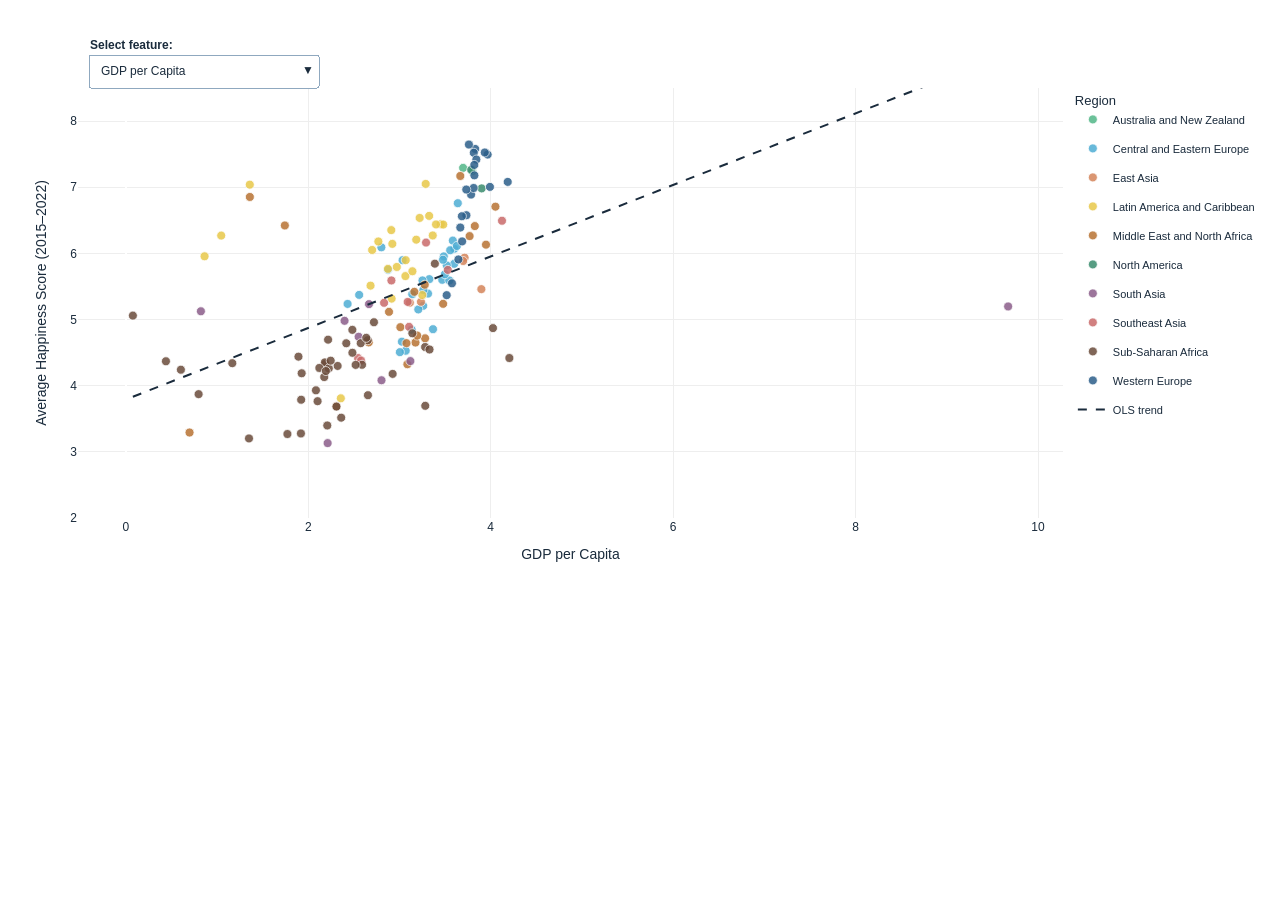
<file: plot5_feature_explorer.html>
<html>
<head><meta charset="utf-8" /></head>
<body>
    <div>                        <script type="text/javascript">window.PlotlyConfig = {MathJaxConfig: 'local'};</script>
        <script charset="utf-8" src="https://cdn.plot.ly/plotly-2.35.2.min.js"></script>                <div id="c049b28b-8879-48f6-9645-c75dede8c0c4" class="plotly-graph-div" style="height:580px; width:100%;"></div>            <script type="text/javascript">                                    window.PLOTLYENV=window.PLOTLYENV || {};                                    if (document.getElementById("c049b28b-8879-48f6-9645-c75dede8c0c4")) {                    Plotly.newPlot(                        "c049b28b-8879-48f6-9645-c75dede8c0c4",                        [{"customdata":[["Australia",26.02,3.7989,7.2436],["New Zealand",5.08,3.6979,7.2927]],"hovertemplate":"\u003cb\u003e%{customdata[0]}\u003c\u002fb\u003e\u003cbr\u003eHappiness Score: \u003cb\u003e%{customdata[3]:.2f}\u003c\u002fb\u003e\u003cbr\u003eGDP per Capita: \u003cb\u003e%{x:.3f}\u003c\u002fb\u003e\u003cbr\u003ePopulation (2022): %{customdata[1]:.1f}M\u003cbr\u003eGDP per Capita: %{customdata[2]:.3f}\u003cbr\u003e\u003cextra\u003e\u003c\u002fextra\u003e","legendgroup":"Australia and New Zealand","marker":{"color":"#52B788","line":{"color":"white","width":0.8},"opacity":0.85,"size":9},"mode":"markers","name":"Australia and New Zealand","showlegend":true,"visible":true,"x":[3.7989,3.6979],"y":[7.2436,7.2927],"type":"scatter"},{"customdata":[["Albania",2.45,3.1338,4.8452],["Armenia",2.97,3.0271,4.6656],["Azerbaijan",10.14,3.2604,5.2069],["Belarus",9.23,3.3275,5.6106],["Bosnia and Herzegovina",3.2,3.1403,5.383],["Bulgaria",6.47,3.3679,4.8539],["Croatia",3.86,3.4693,5.6006],["Czechia",10.67,3.6397,6.7586],["Estonia",1.35,3.6004,5.8426],["Georgia",3.71,3.0684,4.5288],["Hungary",9.61,3.547,5.5907],["Kazakhstan",20.03,3.4863,5.9545],["Kosovo",1.77,3.0345,5.8979],["Kyrgyz Republic",6.98,2.5584,5.3726],["Latvia",1.88,3.5186,5.8179],["Lithuania",2.83,3.6016,6.0707],["Moldova",2.53,2.8756,5.7529],["Montenegro",0.62,3.3133,5.3918],["North Macedonia",1.83,3.2066,5.1527],["Poland",36.82,3.5563,6.0474],["Romania",19.05,3.4774,5.9041],["Russian Federation",144.24,3.4986,5.6844],["Serbia",6.66,3.2526,5.5913],["Slovak Republic",5.43,3.5853,6.1931],["Slovenia",2.11,3.6292,6.1118],["Tajikistan",10.18,2.4315,5.236],["Turkmenistan",7.23,3.2623,5.4463],["Ukraine",41.05,3.0047,4.507],["Uzbekistan",34.94,2.8018,6.0913]],"hovertemplate":"\u003cb\u003e%{customdata[0]}\u003c\u002fb\u003e\u003cbr\u003eHappiness Score: \u003cb\u003e%{customdata[3]:.2f}\u003c\u002fb\u003e\u003cbr\u003eGDP per Capita: \u003cb\u003e%{x:.3f}\u003c\u002fb\u003e\u003cbr\u003ePopulation (2022): %{customdata[1]:.1f}M\u003cbr\u003eGDP per Capita: %{customdata[2]:.3f}\u003cbr\u003e\u003cextra\u003e\u003c\u002fextra\u003e","legendgroup":"Central and Eastern Europe","marker":{"color":"#4EADD4","line":{"color":"white","width":0.8},"opacity":0.85,"size":9},"mode":"markers","name":"Central and Eastern Europe","showlegend":true,"visible":true,"x":[3.1338,3.0271,3.2604,3.3275,3.1403,3.3679,3.4693,3.6397,3.6004,3.0684,3.547,3.4863,3.0345,2.5584,3.5186,3.6016,2.8756,3.3133,3.2066,3.5563,3.4774,3.4986,3.2526,3.5853,3.6292,2.4315,3.2623,3.0047,2.8018],"y":[4.8452,4.6656,5.2069,5.6106,5.383,4.8539,5.6006,6.7586,5.8426,4.5288,5.5907,5.9545,5.8979,5.3726,5.8179,6.0707,5.7529,5.3918,5.1527,6.0474,5.9041,5.6844,5.5913,6.1931,6.1118,5.236,5.4463,4.507,6.0913],"type":"scatter"},{"customdata":[["China",1412.18,3.2358,5.2679],["Hong Kong SAR, China",7.35,3.8979,5.4595],["Japan",125.12,3.7143,5.9349],["Korea, Rep.",51.67,3.6982,5.8849],["Mongolia",3.43,3.1139,5.255]],"hovertemplate":"\u003cb\u003e%{customdata[0]}\u003c\u002fb\u003e\u003cbr\u003eHappiness Score: \u003cb\u003e%{customdata[3]:.2f}\u003c\u002fb\u003e\u003cbr\u003eGDP per Capita: \u003cb\u003e%{x:.3f}\u003c\u002fb\u003e\u003cbr\u003ePopulation (2022): %{customdata[1]:.1f}M\u003cbr\u003eGDP per Capita: %{customdata[2]:.3f}\u003cbr\u003e\u003cextra\u003e\u003c\u002fextra\u003e","legendgroup":"East Asia","marker":{"color":"#D4845A","line":{"color":"white","width":0.8},"opacity":0.85,"size":9},"mode":"markers","name":"East Asia","showlegend":true,"visible":true,"x":[3.2358,3.8979,3.7143,3.6982,3.1139],"y":[5.2679,5.4595,5.9349,5.8849,5.255],"type":"scatter"},{"customdata":[["Argentina",45.41,3.365,6.271],["Belize",0.4,0.8637,5.956],["Bolivia",12.08,2.8737,5.7662],["Brazil",210.31,3.2214,6.536],["Chile",19.55,3.4526,6.4399],["Colombia",51.74,3.1842,6.2071],["Costa Rica",5.08,3.2876,7.0504],["Dominican Republic",11.23,3.2506,5.371],["Ecuador",17.82,3.0687,5.8978],["El Salvador",6.28,2.922,6.1438],["Guatemala",17.85,2.9106,6.3519],["Haiti",11.5,2.3575,3.8091],["Honduras",10.46,2.6832,5.5123],["Jamaica",2.84,2.9709,5.7948],["Mexico",128.61,3.3257,6.567],["Nicaragua",6.73,2.7006,6.0514],["Panama",4.4,3.4801,6.4355],["Paraguay",6.76,3.0654,5.657],["Peru",33.48,3.1421,5.7297],["Puerto Rico (US)",3.22,1.3594,7.039],["Suriname",0.62,1.0461,6.269],["Trinidad and Tobago",1.37,2.7688,6.18],["Uruguay",3.39,3.4009,6.4376],["Venezuela, RB",28.21,2.9141,5.3159]],"hovertemplate":"\u003cb\u003e%{customdata[0]}\u003c\u002fb\u003e\u003cbr\u003eHappiness Score: \u003cb\u003e%{customdata[3]:.2f}\u003c\u002fb\u003e\u003cbr\u003eGDP per Capita: \u003cb\u003e%{x:.3f}\u003c\u002fb\u003e\u003cbr\u003ePopulation (2022): %{customdata[1]:.1f}M\u003cbr\u003eGDP per Capita: %{customdata[2]:.3f}\u003cbr\u003e\u003cextra\u003e\u003c\u002fextra\u003e","legendgroup":"Latin America and Caribbean","marker":{"color":"#E8C84A","line":{"color":"white","width":0.8},"opacity":0.85,"size":9},"mode":"markers","name":"Latin America and Caribbean","showlegend":true,"visible":true,"x":[3.365,0.8637,2.8737,3.2214,3.4526,3.1842,3.2876,3.2506,3.0687,2.922,2.9106,2.3575,2.6832,2.9709,3.3257,2.7006,3.4801,3.0654,3.1421,1.3594,1.0461,2.7688,3.4009,2.9141],"y":[6.271,5.956,5.7662,6.536,6.4399,6.2071,7.0504,5.371,5.8978,6.1438,6.3519,3.8091,5.5123,5.7948,6.567,6.0514,6.4355,5.657,5.7297,7.039,6.269,6.18,6.4376,5.3159],"type":"scatter"},{"customdata":[["Algeria",45.48,3.1635,5.419],["Bahrain",1.52,3.769,6.2613],["Egypt, Arab Rep.",112.62,3.0869,4.3248],["Iran, Islamic Rep.",89.52,3.2812,4.7159],["Iraq",44.07,3.1758,4.6527],["Israel",9.56,3.6671,7.1701],["Jordan",11.26,3.0101,4.8848],["Kuwait",4.59,3.9486,6.1321],["Lebanon",5.74,3.1944,4.7573],["Libya",7.22,3.2771,5.5267],["Morocco",37.33,2.8856,5.1167],["Oman",4.73,1.3601,6.853],["Qatar",2.66,1.7437,6.4218],["Saudi Arabia",32.18,3.826,6.4129],["Syrian Arab Republic",22.46,0.6991,3.2922],["Tunisia",12.12,3.0772,4.6433],["Turkiye",84.98,3.4789,5.2376],["United Arab Emirates",10.07,4.0524,6.7061],["West Bank and Gaza",5.04,2.6633,4.6545],["Yemen, Rep.",38.22,2.3094,3.6889]],"hovertemplate":"\u003cb\u003e%{customdata[0]}\u003c\u002fb\u003e\u003cbr\u003eHappiness Score: \u003cb\u003e%{customdata[3]:.2f}\u003c\u002fb\u003e\u003cbr\u003eGDP per Capita: \u003cb\u003e%{x:.3f}\u003c\u002fb\u003e\u003cbr\u003ePopulation (2022): %{customdata[1]:.1f}M\u003cbr\u003eGDP per Capita: %{customdata[2]:.3f}\u003cbr\u003e\u003cextra\u003e\u003c\u002fextra\u003e","legendgroup":"Middle East and North Africa","marker":{"color":"#B87333","line":{"color":"white","width":0.8},"opacity":0.85,"size":9},"mode":"markers","name":"Middle East and North Africa","showlegend":true,"visible":true,"x":[3.1635,3.769,3.0869,3.2812,3.1758,3.6671,3.0101,3.9486,3.1944,3.2771,2.8856,1.3601,1.7437,3.826,0.6991,3.0772,3.4789,4.0524,2.6633,2.3094],"y":[5.419,6.2613,4.3248,4.7159,4.6527,7.1701,4.8848,6.1321,4.7573,5.5267,5.1167,6.853,6.4218,6.4129,3.2922,4.6433,5.2376,6.7061,4.6545,3.6889],"type":"scatter"},{"customdata":[["Canada",38.94,3.7869,7.2641],["United States",334.02,3.9013,6.9827]],"hovertemplate":"\u003cb\u003e%{customdata[0]}\u003c\u002fb\u003e\u003cbr\u003eHappiness Score: \u003cb\u003e%{customdata[3]:.2f}\u003c\u002fb\u003e\u003cbr\u003eGDP per Capita: \u003cb\u003e%{x:.3f}\u003c\u002fb\u003e\u003cbr\u003ePopulation (2022): %{customdata[1]:.1f}M\u003cbr\u003eGDP per Capita: %{customdata[2]:.3f}\u003cbr\u003e\u003cextra\u003e\u003c\u002fextra\u003e","legendgroup":"North America","marker":{"color":"#3A8C6E","line":{"color":"white","width":0.8},"opacity":0.85,"size":9},"mode":"markers","name":"North America","showlegend":true,"visible":true,"x":[3.7869,3.9013],"y":[7.2641,6.9827],"type":"scatter"},{"customdata":[["Afghanistan",40.58,2.2127,3.1322],["Bangladesh",169.38,2.5526,4.7392],["Bhutan",0.78,0.8235,5.1248],["India",1425.42,2.8032,4.0823],["Maldives",0.52,9.6723,5.1978],["Nepal",29.72,2.3983,4.9806],["Pakistan",243.7,2.6662,5.2329],["Sri Lanka",22.18,3.12,4.3721]],"hovertemplate":"\u003cb\u003e%{customdata[0]}\u003c\u002fb\u003e\u003cbr\u003eHappiness Score: \u003cb\u003e%{customdata[3]:.2f}\u003c\u002fb\u003e\u003cbr\u003eGDP per Capita: \u003cb\u003e%{x:.3f}\u003c\u002fb\u003e\u003cbr\u003ePopulation (2022): %{customdata[1]:.1f}M\u003cbr\u003eGDP per Capita: %{customdata[2]:.3f}\u003cbr\u003e\u003cextra\u003e\u003c\u002fextra\u003e","legendgroup":"South Asia","marker":{"color":"#8B5E8A","line":{"color":"white","width":0.8},"opacity":0.85,"size":9},"mode":"markers","name":"South Asia","showlegend":true,"visible":true,"x":[2.2127,2.5526,0.8235,2.8032,9.6723,2.3983,2.6662,3.12],"y":[3.1322,4.7392,5.1248,4.0823,5.1978,4.9806,5.2329,4.3721],"type":"scatter"},{"customdata":[["Cambodia",17.2,2.5463,4.4182],["Indonesia",278.83,3.0902,5.2663],["Lao PDR",7.56,3.1057,4.8899],["Malaysia",34.7,3.5299,5.7499],["Myanmar",53.76,2.5788,4.3804],["Philippines",113.96,2.9118,5.5909],["Singapore",5.64,4.1242,6.4935],["Thailand",71.74,3.2915,6.1635],["Viet Nam",99.68,2.8315,5.2528]],"hovertemplate":"\u003cb\u003e%{customdata[0]}\u003c\u002fb\u003e\u003cbr\u003eHappiness Score: \u003cb\u003e%{customdata[3]:.2f}\u003c\u002fb\u003e\u003cbr\u003eGDP per Capita: \u003cb\u003e%{x:.3f}\u003c\u002fb\u003e\u003cbr\u003ePopulation (2022): %{customdata[1]:.1f}M\u003cbr\u003eGDP per Capita: %{customdata[2]:.3f}\u003cbr\u003e\u003cextra\u003e\u003c\u002fextra\u003e","legendgroup":"Southeast Asia","marker":{"color":"#C96B6B","line":{"color":"white","width":0.8},"opacity":0.85,"size":9},"mode":"markers","name":"Southeast Asia","showlegend":true,"visible":true,"x":[2.5463,3.0902,3.1057,3.5299,2.5788,2.9118,4.1242,3.2915,2.8315],"y":[4.4182,5.2663,4.8899,5.7499,4.3804,5.5909,6.4935,6.1635,5.2528],"type":"scatter"},{"customdata":[["Angola",35.64,0.7984,3.8723],["Benin",13.76,2.3221,4.2986],["Botswana",2.44,3.283,3.6959],["Burkina Faso",22.51,2.1874,4.3302],["Burundi",13.32,1.92,3.2779],["Cameroon",27.63,2.4839,4.8442],["Central African Republic",5.1,1.3507,3.2026],["Chad",18.46,2.1755,4.1307],["Comoros",0.83,2.9253,4.1786],["Congo, Dem. Rep.",102.4,1.1677,4.3405],["Congo, Rep.",6.04,2.6522,4.6873],["Cote d'Ivoire",30.4,2.5755,4.6425],["Djibouti",1.14,0.4402,4.369],["Eswatini",1.22,4.2049,4.4182],["Ethiopia",125.38,2.1823,4.3523],["Gabon",2.43,3.2816,4.5848],["Gambia, The",2.64,4.0252,4.8704],["Ghana",33.15,2.6362,4.7237],["Guinea",14.06,2.2255,4.2615],["Kenya",54.25,2.4845,4.4975],["Lesotho",2.29,2.6547,3.8561],["Liberia",5.37,1.9281,4.1876],["Madagascar",30.44,2.0847,3.9299],["Malawi",20.57,1.9227,3.7879],["Mali",23.07,2.2463,4.3783],["Mauritania",4.88,2.5899,4.3162],["Mauritius",1.26,3.3883,5.8443],["Mozambique",32.66,2.2178,4.6957],["Namibia",2.89,3.3295,4.5474],["Niger",25.31,1.8929,4.4387],["Nigeria",223.15,2.7205,4.959],["Rwanda",13.65,2.2089,3.3985],["Senegal",17.65,2.4171,4.6411],["Sierra Leone",8.28,2.122,4.2682],["Somalia, Fed. Rep.",17.8,0.0778,5.0592],["South Africa",62.38,3.1413,4.7925],["South Sudan",11.02,1.7719,3.2693],["Sudan",49.38,0.6041,4.2417],["Tanzania",64.71,2.3613,3.5164],["Togo",9.09,2.1025,3.7659],["Uganda",47.31,2.1935,4.2215],["Zambia",20.15,2.5198,4.3143],["Zimbabwe",16.07,2.3095,3.684]],"hovertemplate":"\u003cb\u003e%{customdata[0]}\u003c\u002fb\u003e\u003cbr\u003eHappiness Score: \u003cb\u003e%{customdata[3]:.2f}\u003c\u002fb\u003e\u003cbr\u003eGDP per Capita: \u003cb\u003e%{x:.3f}\u003c\u002fb\u003e\u003cbr\u003ePopulation (2022): %{customdata[1]:.1f}M\u003cbr\u003eGDP per Capita: %{customdata[2]:.3f}\u003cbr\u003e\u003cextra\u003e\u003c\u002fextra\u003e","legendgroup":"Sub-Saharan Africa","marker":{"color":"#6B4C3B","line":{"color":"white","width":0.8},"opacity":0.85,"size":9},"mode":"markers","name":"Sub-Saharan Africa","showlegend":true,"visible":true,"x":[0.7984,2.3221,3.283,2.1874,1.92,2.4839,1.3507,2.1755,2.9253,1.1677,2.6522,2.5755,0.4402,4.2049,2.1823,3.2816,4.0252,2.6362,2.2255,2.4845,2.6547,1.9281,2.0847,1.9227,2.2463,2.5899,3.3883,2.2178,3.3295,1.8929,2.7205,2.2089,2.4171,2.122,0.0778,3.1413,1.7719,0.6041,2.3613,2.1025,2.1935,2.5198,2.3095],"y":[3.8723,4.2986,3.6959,4.3302,3.2779,4.8442,3.2026,4.1307,4.1786,4.3405,4.6873,4.6425,4.369,4.4182,4.3523,4.5848,4.8704,4.7237,4.2615,4.4975,3.8561,4.1876,3.9299,3.7879,4.3783,4.3162,5.8443,4.6957,4.5474,4.4387,4.959,3.3985,4.6411,4.2682,5.0592,4.7925,3.2693,4.2417,3.5164,3.7659,4.2215,4.3143,3.684],"type":"scatter"},{"customdata":[["Austria",9.04,3.8214,7.1794],["Belgium",11.68,3.7851,6.8887],["Cyprus",1.33,3.6464,5.9084],["Denmark",5.9,3.8305,7.5789],["Finland",5.56,3.7614,7.6451],["France",68.18,3.734,6.5771],["Germany",83.18,3.8133,6.9887],["Greece",10.44,3.5177,5.3685],["Iceland",0.38,3.8149,7.5213],["Ireland",5.21,3.9918,7.0052],["Italy",59.01,3.6872,6.1812],["Luxembourg",0.65,4.1869,7.0807],["Malta",0.53,3.6843,6.5615],["Netherlands",17.7,3.8431,7.4189],["Norway",5.46,3.9668,7.4938],["Portugal",10.43,3.5756,5.5474],["Spain",47.79,3.667,6.3906],["Sweden",10.49,3.8207,7.3371],["Switzerland",8.78,3.9355,7.525],["United Kingdom",67.6,3.7327,6.9652]],"hovertemplate":"\u003cb\u003e%{customdata[0]}\u003c\u002fb\u003e\u003cbr\u003eHappiness Score: \u003cb\u003e%{customdata[3]:.2f}\u003c\u002fb\u003e\u003cbr\u003eGDP per Capita: \u003cb\u003e%{x:.3f}\u003c\u002fb\u003e\u003cbr\u003ePopulation (2022): %{customdata[1]:.1f}M\u003cbr\u003eGDP per Capita: %{customdata[2]:.3f}\u003cbr\u003e\u003cextra\u003e\u003c\u002fextra\u003e","legendgroup":"Western Europe","marker":{"color":"#2C5F8A","line":{"color":"white","width":0.8},"opacity":0.85,"size":9},"mode":"markers","name":"Western Europe","showlegend":true,"visible":true,"x":[3.8214,3.7851,3.6464,3.8305,3.7614,3.734,3.8133,3.5177,3.8149,3.9918,3.6872,4.1869,3.6843,3.8431,3.9668,3.5756,3.667,3.8207,3.9355,3.7327],"y":[7.1794,6.8887,5.9084,7.5789,7.6451,6.5771,6.9887,5.3685,7.5213,7.0052,6.1812,7.0807,6.5615,7.4189,7.4938,5.5474,6.3906,7.3371,7.525,6.9652],"type":"scatter"},{"hoverinfo":"skip","legendgroup":"ols","line":{"color":"#1A2B3C","dash":"dash","width":2},"mode":"lines","name":"OLS trend","showlegend":true,"visible":true,"x":[0.0778,0.12601356783919598,0.17422713567839196,0.22244070351758793,0.27065427135678394,0.3188678391959799,0.3670814070351759,0.41529497487437184,0.46350854271356784,0.5117221105527638,0.5599356783919598,0.6081492462311557,0.6563628140703518,0.7045763819095477,0.7527899497487437,0.8010035175879398,0.8492170854271357,0.8974306532663316,0.9456442211055277,0.9938577889447237,1.0420713567839197,1.0902849246231157,1.1384984924623116,1.1867120603015078,1.2349256281407037,1.2831391959798997,1.3313527638190956,1.3795663316582916,1.4277798994974875,1.4759934673366837,1.5242070351758796,1.5724206030150756,1.6206341708542715,1.6688477386934675,1.7170613065326634,1.7652748743718594,1.8134884422110555,1.8617020100502515,1.9099155778894474,1.9581291457286434,2.006342713567839,2.0545562814070353,2.102769849246231,2.150983417085427,2.199196984924623,2.247410552763819,2.2956241206030152,2.343837688442211,2.392051256281407,2.440264824120603,2.488478391959799,2.5366919597989948,2.584905527638191,2.633119095477387,2.681332663316583,2.729546231155779,2.7777597989949747,2.825973366834171,2.874186934673367,2.922400502512563,2.970614070351759,3.0188276381909547,3.067041206030151,3.1152547738693466,3.1634683417085427,3.211681909547739,3.2598954773869346,3.308109045226131,3.3563226130653265,3.4045361809045227,3.4527497487437184,3.5009633165829146,3.5491768844221108,3.5973904522613065,3.6456040201005027,3.6938175879396984,3.7420311557788946,3.7902447236180907,3.8384582914572865,3.8866718592964826,3.9348854271356783,3.9830989949748745,4.031312562814071,4.079526130653266,4.127739698492462,4.175953266331659,4.2241668341708545,4.27238040201005,4.320593969849246,4.3688075376884425,4.417021105527638,4.465234673366834,4.513448241206031,4.561661809045226,4.609875376884422,4.658088944723618,4.706302512562814,4.75451608040201,4.802729648241206,4.8509432160804025,4.899156783919598,4.947370351758794,4.99558391959799,5.043797487437186,5.092011055276382,5.140224623115578,5.188438190954774,5.23665175879397,5.284865326633166,5.333078894472362,5.381292462311558,5.429506030150754,5.47771959798995,5.525933165829146,5.574146733668342,5.622360301507538,5.670573869346734,5.71878743718593,5.767001005025126,5.815214572864321,5.863428140703518,5.911641708542714,5.9598552763819095,6.008068844221106,6.056282412060302,6.1044959798994975,6.152709547738693,6.20092311557789,6.249136683417086,6.297350251256281,6.345563819095478,6.393777386934674,6.441990954773869,6.490204522613065,6.538418090452262,6.5866316582914575,6.634845226130653,6.68305879396985,6.7312723618090455,6.779485929648241,6.827699497487437,6.875913065326634,6.924126633165829,6.972340201005025,7.020553768844222,7.068767336683417,7.116980904522613,7.165194472361809,7.2134080402010055,7.261621608040201,7.309835175879397,7.3580487437185935,7.406262311557789,7.454475879396985,7.502689447236182,7.550903015075377,7.599116582914573,7.647330150753769,7.695543718592965,7.743757286432161,7.791970854271357,7.840184422110553,7.888397989949749,7.936611557788945,7.984825125628141,8.033038693467338,8.081252261306533,8.12946582914573,8.177679396984924,8.225892964824121,8.274106532663318,8.322320100502512,8.370533668341709,8.418747236180906,8.4669608040201,8.515174371859297,8.563387939698492,8.611601507537689,8.659815075376885,8.70802864321608,8.756242211055277,8.804455778894473,8.852669346733668,8.900882914572865,8.949096482412061,8.997310050251256,9.045523618090453,9.09373718592965,9.141950753768844,9.19016432160804,9.238377889447236,9.286591457286432,9.334805025125629,9.383018592964824,9.43123216080402,9.479445728643217,9.527659296482412,9.575872864321608,9.624086432160805,9.6723],"y":[3.833128289983229,3.859193733520239,3.885259177057249,3.911324620594259,3.9373900641312694,3.963455507668279,3.9895209512052894,4.015586394742299,4.041651838279309,4.06771728181632,4.093782725353329,4.119848168890339,4.14591361242735,4.17197905596436,4.1980444995013695,4.22410994303838,4.25017538657539,4.2762408301124,4.3023062736494095,4.32837171718642,4.35443716072343,4.38050260426044,4.4065680477974505,4.43263349133446,4.45869893487147,4.48476437840848,4.5108298219454905,4.5368952654825,4.56296070901951,4.589026152556521,4.615091596093531,4.64115703963054,4.667222483167551,4.693287926704561,4.719353370241571,4.74541881377858,4.771484257315591,4.797549700852601,4.823615144389612,4.849680587926621,4.875746031463631,4.901811475000641,4.927876918537651,4.953942362074661,4.980007805611671,5.006073249148681,5.032138692685692,5.0582041362227015,5.084269579759711,5.110335023296722,5.136400466833732,5.1624659103707415,5.188531353907751,5.214596797444762,5.240662240981772,5.266727684518782,5.292793128055791,5.318858571592802,5.344924015129812,5.370989458666822,5.397054902203832,5.423120345740842,5.449185789277852,5.475251232814863,5.501316676351872,5.527382119888882,5.553447563425893,5.579513006962903,5.605578450499912,5.631643894036923,5.657709337573932,5.683774781110943,5.7098402246479525,5.735905668184962,5.761971111721973,5.788036555258983,5.8141019987959925,5.840167442333003,5.866232885870013,5.892298329407023,5.9183637729440335,5.944429216481043,5.970494660018053,5.996560103555064,6.022625547092073,6.048690990629083,6.074756434166094,6.100821877703103,6.126887321240114,6.152952764777124,6.179018208314133,6.205083651851144,6.2311490953881545,6.257214538925163,6.283279982462174,6.309345425999184,6.335410869536194,6.361476313073204,6.387541756610214,6.413607200147224,6.439672643684235,6.4657380872212435,6.491803530758254,6.517868974295265,6.543934417832274,6.5699998613692845,6.596065304906295,6.622130748443304,6.648196191980315,6.674261635517325,6.700327079054334,6.726392522591345,6.752457966128355,6.778523409665365,6.804588853202375,6.830654296739385,6.856719740276395,6.8827851838134055,6.908850627350415,6.934916070887425,6.960981514424436,6.987046957961445,7.013112401498455,7.039177845035466,7.065243288572475,7.091308732109486,7.117374175646495,7.143439619183505,7.169505062720516,7.195570506257526,7.2216359497945355,7.247701393331546,7.273766836868556,7.299832280405566,7.325897723942576,7.351963167479586,7.378028611016596,7.404094054553607,7.4301594980906165,7.456224941627626,7.482290385164636,7.508355828701646,7.5344212722386565,7.560486715775666,7.586552159312676,7.612617602849687,7.638683046386697,7.664748489923706,7.690813933460717,7.716879376997727,7.742944820534737,7.769010264071747,7.795075707608757,7.821141151145767,7.847206594682778,7.873272038219787,7.899337481756797,7.925402925293807,7.951468368830818,7.977533812367827,8.003599255904838,8.029664699441849,8.055730142978858,8.081795586515867,8.107861030052877,8.133926473589888,8.159991917126899,8.18605736066391,8.212122804200916,8.238188247737927,8.264253691274938,8.290319134811948,8.31638457834896,8.34245002188597,8.368515465422977,8.394580908959988,8.420646352496998,8.446711796034009,8.47277723957102,8.498842683108027,8.524908126645037,8.550973570182048,8.577039013719059,8.60310445725607,8.62916990079308,8.655235344330087,8.681300787867098,8.707366231404109,8.73343167494112,8.75949711847813,8.785562562015139,8.811628005552148,8.837693449089159,8.86375889262617,8.88982433616318,8.91588977970019,8.941955223237198,8.968020666774208,8.994086110311219,9.02015155384823],"type":"scatter"},{"customdata":[["Australia",26.02,3.7989,7.2436],["New Zealand",5.08,3.6979,7.2927]],"hovertemplate":"\u003cb\u003e%{customdata[0]}\u003c\u002fb\u003e\u003cbr\u003eHappiness Score: \u003cb\u003e%{customdata[3]:.2f}\u003c\u002fb\u003e\u003cbr\u003eSocial Support: \u003cb\u003e%{x:.3f}\u003c\u002fb\u003e\u003cbr\u003ePopulation (2022): %{customdata[1]:.1f}M\u003cbr\u003eGDP per Capita: %{customdata[2]:.3f}\u003cbr\u003e\u003cextra\u003e\u003c\u002fextra\u003e","legendgroup":"Australia and New Zealand","marker":{"color":"#52B788","line":{"color":"white","width":0.8},"opacity":0.85,"size":9},"mode":"markers","name":"Australia and New Zealand","showlegend":true,"visible":false,"x":[1.2666,1.2913],"y":[7.2436,7.2927],"type":"scatter"},{"customdata":[["Albania",2.45,3.1338,4.8452],["Armenia",2.97,3.0271,4.6656],["Azerbaijan",10.14,3.2604,5.2069],["Belarus",9.23,3.3275,5.6106],["Bosnia and Herzegovina",3.2,3.1403,5.383],["Bulgaria",6.47,3.3679,4.8539],["Croatia",3.86,3.4693,5.6006],["Czechia",10.67,3.6397,6.7586],["Estonia",1.35,3.6004,5.8426],["Georgia",3.71,3.0684,4.5288],["Hungary",9.61,3.547,5.5907],["Kazakhstan",20.03,3.4863,5.9545],["Kosovo",1.77,3.0345,5.8979],["Kyrgyz Republic",6.98,2.5584,5.3726],["Latvia",1.88,3.5186,5.8179],["Lithuania",2.83,3.6016,6.0707],["Moldova",2.53,2.8756,5.7529],["Montenegro",0.62,3.3133,5.3918],["North Macedonia",1.83,3.2066,5.1527],["Poland",36.82,3.5563,6.0474],["Romania",19.05,3.4774,5.9041],["Russian Federation",144.24,3.4986,5.6844],["Serbia",6.66,3.2526,5.5913],["Slovak Republic",5.43,3.5853,6.1931],["Slovenia",2.11,3.6292,6.1118],["Tajikistan",10.18,2.4315,5.236],["Turkmenistan",7.23,3.2623,5.4463],["Ukraine",41.05,3.0047,4.507],["Uzbekistan",34.94,2.8018,6.0913]],"hovertemplate":"\u003cb\u003e%{customdata[0]}\u003c\u002fb\u003e\u003cbr\u003eHappiness Score: \u003cb\u003e%{customdata[3]:.2f}\u003c\u002fb\u003e\u003cbr\u003eSocial Support: \u003cb\u003e%{x:.3f}\u003c\u002fb\u003e\u003cbr\u003ePopulation (2022): %{customdata[1]:.1f}M\u003cbr\u003eGDP per Capita: %{customdata[2]:.3f}\u003cbr\u003e\u003cextra\u003e\u003c\u002fextra\u003e","legendgroup":"Central and Eastern Europe","marker":{"color":"#4EADD4","line":{"color":"white","width":0.8},"opacity":0.85,"size":9},"mode":"markers","name":"Central and Eastern Europe","showlegend":true,"visible":false,"x":[0.7236,0.8539,0.9884,1.2081,0.9612,1.1907,0.9726,1.2182,1.2405,0.5398,1.1732,1.1991,0.9579,1.1554,1.1795,1.2378,1.0545,1.0327,1.0017,1.2005,0.9848,1.1988,1.0842,1.2487,1.2435,0.9809,1.2612,1.1578,1.2634],"y":[4.8452,4.6656,5.2069,5.6106,5.383,4.8539,5.6006,6.7586,5.8426,4.5288,5.5907,5.9545,5.8979,5.3726,5.8179,6.0707,5.7529,5.3918,5.1527,6.0474,5.9041,5.6844,5.5913,6.1931,6.1118,5.236,5.4463,4.507,6.0913],"type":"scatter"},{"customdata":[["China",1412.18,3.2358,5.2679],["Hong Kong SAR, China",7.35,3.8979,5.4595],["Japan",125.12,3.7143,5.9349],["Korea, Rep.",51.67,3.6982,5.8849],["Mongolia",3.43,3.1139,5.255]],"hovertemplate":"\u003cb\u003e%{customdata[0]}\u003c\u002fb\u003e\u003cbr\u003eHappiness Score: \u003cb\u003e%{customdata[3]:.2f}\u003c\u002fb\u003e\u003cbr\u003eSocial Support: \u003cb\u003e%{x:.3f}\u003c\u002fb\u003e\u003cbr\u003ePopulation (2022): %{customdata[1]:.1f}M\u003cbr\u003eGDP per Capita: %{customdata[2]:.3f}\u003cbr\u003e\u003cextra\u003e\u003c\u002fextra\u003e","legendgroup":"East Asia","marker":{"color":"#D4845A","line":{"color":"white","width":0.8},"opacity":0.85,"size":9},"mode":"markers","name":"East Asia","showlegend":true,"visible":false,"x":[0.967,1.0493,1.1864,0.9644,1.2501],"y":[5.2679,5.4595,5.9349,5.8849,5.255],"type":"scatter"},{"customdata":[["Argentina",45.41,3.365,6.271],["Belize",0.4,0.8637,5.956],["Bolivia",12.08,2.8737,5.7662],["Brazil",210.31,3.2214,6.536],["Chile",19.55,3.4526,6.4399],["Colombia",51.74,3.1842,6.2071],["Costa Rica",5.08,3.2876,7.0504],["Dominican Republic",11.23,3.2506,5.371],["Ecuador",17.82,3.0687,5.8978],["El Salvador",6.28,2.922,6.1438],["Guatemala",17.85,2.9106,6.3519],["Haiti",11.5,2.3575,3.8091],["Honduras",10.46,2.6832,5.5123],["Jamaica",2.84,2.9709,5.7948],["Mexico",128.61,3.3257,6.567],["Nicaragua",6.73,2.7006,6.0514],["Panama",4.4,3.4801,6.4355],["Paraguay",6.76,3.0654,5.657],["Peru",33.48,3.1421,5.7297],["Puerto Rico (US)",3.22,1.3594,7.039],["Suriname",0.62,1.0461,6.269],["Trinidad and Tobago",1.37,2.7688,6.18],["Uruguay",3.39,3.4009,6.4376],["Venezuela, RB",28.21,2.9141,5.3159]],"hovertemplate":"\u003cb\u003e%{customdata[0]}\u003c\u002fb\u003e\u003cbr\u003eHappiness Score: \u003cb\u003e%{customdata[3]:.2f}\u003c\u002fb\u003e\u003cbr\u003eSocial Support: \u003cb\u003e%{x:.3f}\u003c\u002fb\u003e\u003cbr\u003ePopulation (2022): %{customdata[1]:.1f}M\u003cbr\u003eGDP per Capita: %{customdata[2]:.3f}\u003cbr\u003e\u003cextra\u003e\u003c\u002fextra\u003e","legendgroup":"Latin America and Caribbean","marker":{"color":"#E8C84A","line":{"color":"white","width":0.8},"opacity":0.85,"size":9},"mode":"markers","name":"Latin America and Caribbean","showlegend":true,"visible":false,"x":[1.1944,0.9563,0.9961,1.1799,1.107,1.1467,1.1778,1.1437,1.0404,0.9783,1.021,0.602,0.9767,1.1615,0.9963,1.0898,1.1682,1.2302,1.0071,1.0811,0.8753,1.239,1.2005,1.167],"y":[6.271,5.956,5.7662,6.536,6.4399,6.2071,7.0504,5.371,5.8978,6.1438,6.3519,3.8091,5.5123,5.7948,6.567,6.0514,6.4355,5.657,5.7297,7.039,6.269,6.18,6.4376,5.3159],"type":"scatter"},{"customdata":[["Algeria",45.48,3.1635,5.419],["Bahrain",1.52,3.769,6.2613],["Egypt, Arab Rep.",112.62,3.0869,4.3248],["Iran, Islamic Rep.",89.52,3.2812,4.7159],["Iraq",44.07,3.1758,4.6527],["Israel",9.56,3.6671,7.1701],["Jordan",11.26,3.0101,4.8848],["Kuwait",4.59,3.9486,6.1321],["Lebanon",5.74,3.1944,4.7573],["Libya",7.22,3.2771,5.5267],["Morocco",37.33,2.8856,5.1167],["Oman",4.73,1.3601,6.853],["Qatar",2.66,1.7437,6.4218],["Saudi Arabia",32.18,3.826,6.4129],["Syrian Arab Republic",22.46,0.6991,3.2922],["Tunisia",12.12,3.0772,4.6433],["Turkiye",84.98,3.4789,5.2376],["United Arab Emirates",10.07,4.0524,6.7061],["West Bank and Gaza",5.04,2.6633,4.6545],["Yemen, Rep.",38.22,2.3094,3.6889]],"hovertemplate":"\u003cb\u003e%{customdata[0]}\u003c\u002fb\u003e\u003cbr\u003eHappiness Score: \u003cb\u003e%{customdata[3]:.2f}\u003c\u002fb\u003e\u003cbr\u003eSocial Support: \u003cb\u003e%{x:.3f}\u003c\u002fb\u003e\u003cbr\u003ePopulation (2022): %{customdata[1]:.1f}M\u003cbr\u003eGDP per Capita: %{customdata[2]:.3f}\u003cbr\u003e\u003cextra\u003e\u003c\u002fextra\u003e","legendgroup":"Middle East and North Africa","marker":{"color":"#B87333","line":{"color":"white","width":0.8},"opacity":0.85,"size":9},"mode":"markers","name":"Middle East and North Africa","showlegend":true,"visible":false,"x":[0.9933,1.1231,0.8155,0.6754,0.8145,1.2104,0.9923,1.0745,0.8931,1.0845,0.6002,1.0818,1.1697,1.0955,0.3559,0.7233,1.0518,1.0028,0.9837,0.8775],"y":[5.419,6.2613,4.3248,4.7159,4.6527,7.1701,4.8848,6.1321,4.7573,5.5267,5.1167,6.853,6.4218,6.4129,3.2922,4.6433,5.2376,6.7061,4.6545,3.6889],"type":"scatter"},{"customdata":[["Canada",38.94,3.7869,7.2641],["United States",334.02,3.9013,6.9827]],"hovertemplate":"\u003cb\u003e%{customdata[0]}\u003c\u002fb\u003e\u003cbr\u003eHappiness Score: \u003cb\u003e%{customdata[3]:.2f}\u003c\u002fb\u003e\u003cbr\u003eSocial Support: \u003cb\u003e%{x:.3f}\u003c\u002fb\u003e\u003cbr\u003ePopulation (2022): %{customdata[1]:.1f}M\u003cbr\u003eGDP per Capita: %{customdata[2]:.3f}\u003cbr\u003e\u003cextra\u003e\u003c\u002fextra\u003e","legendgroup":"North America","marker":{"color":"#3A8C6E","line":{"color":"white","width":0.8},"opacity":0.85,"size":9},"mode":"markers","name":"North America","showlegend":true,"visible":false,"x":[1.2473,1.2074],"y":[7.2641,6.9827],"type":"scatter"},{"customdata":[["Afghanistan",40.58,2.2127,3.1322],["Bangladesh",169.38,2.5526,4.7392],["Bhutan",0.78,0.8235,5.1248],["India",1425.42,2.8032,4.0823],["Maldives",0.52,9.6723,5.1978],["Nepal",29.72,2.3983,4.9806],["Pakistan",243.7,2.6662,5.2329],["Sri Lanka",22.18,3.12,4.3721]],"hovertemplate":"\u003cb\u003e%{customdata[0]}\u003c\u002fb\u003e\u003cbr\u003eHappiness Score: \u003cb\u003e%{customdata[3]:.2f}\u003c\u002fb\u003e\u003cbr\u003eSocial Support: \u003cb\u003e%{x:.3f}\u003c\u002fb\u003e\u003cbr\u003ePopulation (2022): %{customdata[1]:.1f}M\u003cbr\u003eGDP per Capita: %{customdata[2]:.3f}\u003cbr\u003e\u003cextra\u003e\u003c\u002fextra\u003e","legendgroup":"South Asia","marker":{"color":"#8B5E8A","line":{"color":"white","width":0.8},"opacity":0.85,"size":9},"mode":"markers","name":"South Asia","showlegend":true,"visible":false,"x":[0.3728,0.6482,1.2017,0.564,0.9131,0.9423,0.5997,1.0365],"y":[3.1322,4.7392,5.1248,4.0823,5.1978,4.9806,5.2329,4.3721],"type":"scatter"},{"customdata":[["Cambodia",17.2,2.5463,4.4182],["Indonesia",278.83,3.0902,5.2663],["Lao PDR",7.56,3.1057,4.8899],["Malaysia",34.7,3.5299,5.7499],["Myanmar",53.76,2.5788,4.3804],["Philippines",113.96,2.9118,5.5909],["Singapore",5.64,4.1242,6.4935],["Thailand",71.74,3.2915,6.1635],["Viet Nam",99.68,2.8315,5.2528]],"hovertemplate":"\u003cb\u003e%{customdata[0]}\u003c\u002fb\u003e\u003cbr\u003eHappiness Score: \u003cb\u003e%{customdata[3]:.2f}\u003c\u002fb\u003e\u003cbr\u003eSocial Support: \u003cb\u003e%{x:.3f}\u003c\u002fb\u003e\u003cbr\u003ePopulation (2022): %{customdata[1]:.1f}M\u003cbr\u003eGDP per Capita: %{customdata[2]:.3f}\u003cbr\u003e\u003cextra\u003e\u003c\u002fextra\u003e","legendgroup":"Southeast Asia","marker":{"color":"#C96B6B","line":{"color":"white","width":0.8},"opacity":0.85,"size":9},"mode":"markers","name":"Southeast Asia","showlegend":true,"visible":false,"x":[0.8314,1.0198,0.7816,1.0295,0.9099,1.0452,1.1385,1.1794,1.0405],"y":[4.4182,5.2663,4.8899,5.7499,4.3804,5.5909,6.4935,6.1635,5.2528],"type":"scatter"},{"customdata":[["Angola",35.64,0.7984,3.8723],["Benin",13.76,2.3221,4.2986],["Botswana",2.44,3.283,3.6959],["Burkina Faso",22.51,2.1874,4.3302],["Burundi",13.32,1.92,3.2779],["Cameroon",27.63,2.4839,4.8442],["Central African Republic",5.1,1.3507,3.2026],["Chad",18.46,2.1755,4.1307],["Comoros",0.83,2.9253,4.1786],["Congo, Dem. Rep.",102.4,1.1677,4.3405],["Congo, Rep.",6.04,2.6522,4.6873],["Cote d'Ivoire",30.4,2.5755,4.6425],["Djibouti",1.14,0.4402,4.369],["Eswatini",1.22,4.2049,4.4182],["Ethiopia",125.38,2.1823,4.3523],["Gabon",2.43,3.2816,4.5848],["Gambia, The",2.64,4.0252,4.8704],["Ghana",33.15,2.6362,4.7237],["Guinea",14.06,2.2255,4.2615],["Kenya",54.25,2.4845,4.4975],["Lesotho",2.29,2.6547,3.8561],["Liberia",5.37,1.9281,4.1876],["Madagascar",30.44,2.0847,3.9299],["Malawi",20.57,1.9227,3.7879],["Mali",23.07,2.2463,4.3783],["Mauritania",4.88,2.5899,4.3162],["Mauritius",1.26,3.3883,5.8443],["Mozambique",32.66,2.2178,4.6957],["Namibia",2.89,3.3295,4.5474],["Niger",25.31,1.8929,4.4387],["Nigeria",223.15,2.7205,4.959],["Rwanda",13.65,2.2089,3.3985],["Senegal",17.65,2.4171,4.6411],["Sierra Leone",8.28,2.122,4.2682],["Somalia, Fed. Rep.",17.8,0.0778,5.0592],["South Africa",62.38,3.1413,4.7925],["South Sudan",11.02,1.7719,3.2693],["Sudan",49.38,0.6041,4.2417],["Tanzania",64.71,2.3613,3.5164],["Togo",9.09,2.1025,3.7659],["Uganda",47.31,2.1935,4.2215],["Zambia",20.15,2.5198,4.3143],["Zimbabwe",16.07,2.3095,3.684]],"hovertemplate":"\u003cb\u003e%{customdata[0]}\u003c\u002fb\u003e\u003cbr\u003eHappiness Score: \u003cb\u003e%{customdata[3]:.2f}\u003c\u002fb\u003e\u003cbr\u003eSocial Support: \u003cb\u003e%{x:.3f}\u003c\u002fb\u003e\u003cbr\u003ePopulation (2022): %{customdata[1]:.1f}M\u003cbr\u003eGDP per Capita: %{customdata[2]:.3f}\u003cbr\u003e\u003cextra\u003e\u003c\u002fextra\u003e","legendgroup":"Sub-Saharan Africa","marker":{"color":"#6B4C3B","line":{"color":"white","width":0.8},"opacity":0.85,"size":9},"mode":"markers","name":"Sub-Saharan Africa","showlegend":true,"visible":false,"x":[0.9384,0.3405,0.9894,0.8286,0.4763,0.7928,0.0639,0.7221,0.6468,0.995,0.658,0.7095,0.5921,0.9096,0.7684,0.9292,0.7358,0.7327,0.6288,0.857,1.0044,0.7556,0.7332,0.4415,0.9321,0.9807,1.084,0.8447,0.9911,0.7288,0.9072,0.646,0.8931,0.738,0.6962,1.1364,0.5046,1.0718,0.8356,0.3825,0.9691,0.8307,0.9052],"y":[3.8723,4.2986,3.6959,4.3302,3.2779,4.8442,3.2026,4.1307,4.1786,4.3405,4.6873,4.6425,4.369,4.4182,4.3523,4.5848,4.8704,4.7237,4.2615,4.4975,3.8561,4.1876,3.9299,3.7879,4.3783,4.3162,5.8443,4.6957,4.5474,4.4387,4.959,3.3985,4.6411,4.2682,5.0592,4.7925,3.2693,4.2417,3.5164,3.7659,4.2215,4.3143,3.684],"type":"scatter"},{"customdata":[["Austria",9.04,3.8214,7.1794],["Belgium",11.68,3.7851,6.8887],["Cyprus",1.33,3.6464,5.9084],["Denmark",5.9,3.8305,7.5789],["Finland",5.56,3.7614,7.6451],["France",68.18,3.734,6.5771],["Germany",83.18,3.8133,6.9887],["Greece",10.44,3.5177,5.3685],["Iceland",0.38,3.8149,7.5213],["Ireland",5.21,3.9918,7.0052],["Italy",59.01,3.6872,6.1812],["Luxembourg",0.65,4.1869,7.0807],["Malta",0.53,3.6843,6.5615],["Netherlands",17.7,3.8431,7.4189],["Norway",5.46,3.9668,7.4938],["Portugal",10.43,3.5756,5.5474],["Spain",47.79,3.667,6.3906],["Sweden",10.49,3.8207,7.3371],["Switzerland",8.78,3.9355,7.525],["United Kingdom",67.6,3.7327,6.9652]],"hovertemplate":"\u003cb\u003e%{customdata[0]}\u003c\u002fb\u003e\u003cbr\u003eHappiness Score: \u003cb\u003e%{customdata[3]:.2f}\u003c\u002fb\u003e\u003cbr\u003eSocial Support: \u003cb\u003e%{x:.3f}\u003c\u002fb\u003e\u003cbr\u003ePopulation (2022): %{customdata[1]:.1f}M\u003cbr\u003eGDP per Capita: %{customdata[2]:.3f}\u003cbr\u003e\u003cextra\u003e\u003c\u002fextra\u003e","legendgroup":"Western Europe","marker":{"color":"#2C5F8A","line":{"color":"white","width":0.8},"opacity":0.85,"size":9},"mode":"markers","name":"Western Europe","showlegend":true,"visible":false,"x":[1.2309,1.2139,0.9578,1.2989,1.2923,1.2112,1.2109,0.9874,1.3427,1.285,1.1869,1.2108,1.2456,1.2294,1.2876,1.1442,1.2577,1.2384,1.2747,1.2317],"y":[7.1794,6.8887,5.9084,7.5789,7.6451,6.5771,6.9887,5.3685,7.5213,7.0052,6.1812,7.0807,6.5615,7.4189,7.4938,5.5474,6.3906,7.3371,7.525,6.9652],"type":"scatter"},{"hoverinfo":"skip","legendgroup":"ols","line":{"color":"#1A2B3C","dash":"dash","width":2},"mode":"lines","name":"OLS trend","showlegend":false,"visible":false,"x":[0.0639,0.07032613065326633,0.07675226130653266,0.083178391959799,0.08960452261306533,0.09603065326633164,0.10245678391959798,0.10888291457286431,0.11530904522613064,0.12173517587939697,0.1281613065326633,0.13458743718592964,0.14101356783919597,0.1474396984924623,0.15386582914572863,0.16029195979899497,0.1667180904522613,0.17314422110552763,0.17957035175879396,0.1859964824120603,0.1924226130653266,0.19884874371859296,0.20527487437185926,0.21170100502512562,0.21812713567839193,0.22455326633165829,0.2309793969849246,0.23740552763819095,0.24383165829145725,0.2502577889447236,0.2566839195979899,0.2631100502512563,0.2695361809045226,0.27596231155778894,0.28238844221105525,0.2888145728643216,0.2952407035175879,0.30166683417085427,0.3080929648241206,0.31451909547738693,0.32094522613065324,0.3273713567839196,0.3337974874371859,0.34022361809045226,0.34664974874371857,0.3530758793969849,0.35950201005025123,0.3659281407035176,0.3723542713567839,0.37878040201005025,0.38520653266331656,0.3916326633165829,0.3980587939698492,0.4044849246231156,0.4109110552763819,0.41733718592964825,0.42376331658291455,0.4301894472361809,0.4366155778894472,0.4430417085427136,0.4494678391959799,0.45589396984924624,0.46232010050251254,0.4687462311557789,0.4751723618090452,0.4815984924623115,0.48802462311557787,0.4944507537688442,0.5008768844221105,0.5073030150753768,0.5137291457286431,0.5201552763819095,0.5265814070351759,0.5330075376884421,0.5394336683417085,0.5458597989949748,0.5522859296482412,0.5587120603015074,0.5651381909547738,0.5715643216080402,0.5779904522613064,0.5844165829145728,0.5908427135678391,0.5972688442211055,0.6036949748743717,0.6101211055276381,0.6165472361809045,0.6229733668341708,0.6293994974874371,0.6358256281407034,0.6422517587939698,0.6486778894472361,0.6551040201005024,0.6615301507537688,0.6679562814070351,0.6743824120603015,0.6808085427135677,0.6872346733668341,0.6936608040201004,0.7000869346733667,0.706513065326633,0.7129391959798994,0.7193653266331658,0.725791457286432,0.7322175879396984,0.7386437185929647,0.7450698492462311,0.7514959798994973,0.7579221105527637,0.7643482412060301,0.7707743718592964,0.7772005025125627,0.783626633165829,0.7900527638190954,0.7964788944723618,0.802905025125628,0.8093311557788944,0.8157572864321607,0.8221834170854271,0.8286095477386933,0.8350356783919597,0.841461809045226,0.8478879396984924,0.8543140703517587,0.860740201005025,0.8671663316582914,0.8735924623115577,0.880018592964824,0.8864447236180903,0.8928708542713567,0.899296984924623,0.9057231155778893,0.9121492462311557,0.918575376884422,0.9250015075376883,0.9314276381909546,0.937853768844221,0.9442798994974874,0.9507060301507536,0.95713216080402,0.9635582914572863,0.9699844221105527,0.9764105527638189,0.9828366834170853,0.9892628140703517,0.995688944723618,1.0021150753768844,1.0085412060301506,1.014967336683417,1.0213934673366833,1.0278195979899496,1.034245728643216,1.0406718592964823,1.0470979899497488,1.053524120603015,1.0599502512562813,1.0663763819095478,1.072802512562814,1.0792286432160805,1.0856547738693467,1.092080904522613,1.0985070351758794,1.1049331658291457,1.111359296482412,1.1177854271356784,1.1242115577889447,1.1306376884422111,1.1370638190954774,1.1434899497487436,1.14991608040201,1.1563422110552763,1.1627683417085426,1.169194472361809,1.1756206030150753,1.1820467336683418,1.188472864321608,1.1948989949748743,1.2013251256281408,1.207751256281407,1.2141773869346733,1.2206035175879397,1.227029648241206,1.2334557788944724,1.2398819095477387,1.246308040201005,1.2527341708542714,1.2591603015075377,1.265586432160804,1.2720125628140704,1.2784386934673366,1.284864824120603,1.2912909547738693,1.2977170854271356,1.304143216080402,1.3105693467336683,1.3169954773869346,1.323421608040201,1.3298477386934673,1.3362738693467335,1.3427],"y":[2.130289444957475,2.1531756214919766,2.1760617980264776,2.1989479745609786,2.2218341510954795,2.2447203276299805,2.2676065041644815,2.290492680698983,2.313378857233484,2.336265033767985,2.359151210302486,2.382037386836987,2.4049235633714883,2.4278097399059893,2.4506959164404902,2.473582092974991,2.496468269509492,2.5193544460439936,2.5422406225784946,2.5651267991129956,2.5880129756474965,2.6108991521819975,2.6337853287164985,2.656671505251,2.679557681785501,2.702443858320002,2.725330034854503,2.7482162113890043,2.771102387923505,2.7939885644580063,2.8168747409925072,2.839760917527008,2.862647094061509,2.8855332705960106,2.9084194471305116,2.9313056236650126,2.9541918001995136,2.977077976734015,2.9999641532685155,3.022850329803017,3.045736506337518,3.068622682872019,3.09150885940652,3.114395035941021,3.1372812124755223,3.1601673890100233,3.1830535655445242,3.2059397420790257,3.228825918613526,3.2517120951480276,3.274598271682528,3.2974844482170296,3.3203706247515306,3.3432568012860315,3.366142977820533,3.389029154355034,3.411915330889535,3.434801507424036,3.457687683958537,3.4805738604930383,3.503460037027539,3.5263462135620403,3.5492323900965412,3.572118566631042,3.5950047431655436,3.617890919700044,3.6407770962345456,3.663663272769046,3.6865494493035476,3.709435625838048,3.7323218023725495,3.755207978907051,3.778094155441552,3.800980331976053,3.823866508510554,3.846752685045055,3.8696388615795563,3.892525038114057,3.9154112146485582,3.938297391183059,3.96118356771756,3.984069744252061,4.006955920786562,4.029842097321064,4.052728273855564,4.0756144503900655,4.098500626924567,4.1213868034590675,4.144272979993568,4.1671591565280695,4.190045333062571,4.212931509597071,4.235817686131573,4.258703862666074,4.281590039200575,4.304476215735076,4.327362392269578,4.350248568804078,4.373134745338579,4.39602092187308,4.418907098407582,4.441793274942082,4.4646794514765835,4.487565628011085,4.5104518045455855,4.533337981080087,4.556224157614588,4.579110334149089,4.601996510683589,4.624882687218091,4.647768863752592,4.670655040287093,4.693541216821594,4.716427393356096,4.739313569890596,4.762199746425097,4.785085922959598,4.8079720994940995,4.8308582760286,4.8537444525631015,4.876630629097603,4.8995168056321035,4.922402982166605,4.945289158701106,4.968175335235607,4.991061511770107,5.01394768830461,5.03683386483911,5.059720041373611,5.082606217908112,5.105492394442614,5.128378570977114,5.151264747511616,5.174150924046117,5.1970371005806175,5.219923277115118,5.2428094536496195,5.265695630184121,5.288581806718621,5.311467983253123,5.334354159787624,5.357240336322125,5.380126512856625,5.403012689391127,5.425898865925628,5.448785042460129,5.471671218994631,5.494557395529132,5.517443572063632,5.5403297485981335,5.563215925132635,5.5861021016671355,5.608988278201636,5.631874454736138,5.654760631270639,5.677646807805139,5.700532984339642,5.723419160874142,5.746305337408644,5.769191513943144,5.792077690477646,5.814963867012146,5.837850043546648,5.860736220081148,5.88362239661565,5.90650857315015,5.929394749684652,5.952280926219153,5.9751671027536535,5.998053279288156,6.020939455822656,6.043825632357157,6.066711808891659,6.08959798542616,6.11248416196066,6.135370338495161,6.158256515029661,6.181142691564164,6.204028868098664,6.226915044633165,6.249801221167667,6.2726873977021675,6.29557357423667,6.31845975077117,6.341345927305671,6.3642321038401715,6.387118280374674,6.410004456909174,6.432890633443675,6.455776809978175,6.478662986512678,6.501549163047178,6.524435339581679,6.547321516116181,6.570207692650682,6.593093869185182,6.6159800457196845,6.638866222254185,6.6617523987886855,6.684638575323188],"type":"scatter"},{"customdata":[["Australia",26.02,3.7989,7.2436],["New Zealand",5.08,3.6979,7.2927]],"hovertemplate":"\u003cb\u003e%{customdata[0]}\u003c\u002fb\u003e\u003cbr\u003eHappiness Score: \u003cb\u003e%{customdata[3]:.2f}\u003c\u002fb\u003e\u003cbr\u003eHealthy Life Expectancy (years): \u003cb\u003e%{x:.3f}\u003c\u002fb\u003e\u003cbr\u003ePopulation (2022): %{customdata[1]:.1f}M\u003cbr\u003eGDP per Capita: %{customdata[2]:.3f}\u003cbr\u003e\u003cextra\u003e\u003c\u002fextra\u003e","legendgroup":"Australia and New Zealand","marker":{"color":"#52B788","line":{"color":"white","width":0.8},"opacity":0.85,"size":9},"mode":"markers","name":"Australia and New Zealand","showlegend":true,"visible":false,"x":[19.1061,18.9766],"y":[7.2436,7.2927],"type":"scatter"},{"customdata":[["Albania",2.45,3.1338,4.8452],["Armenia",2.97,3.0271,4.6656],["Azerbaijan",10.14,3.2604,5.2069],["Belarus",9.23,3.3275,5.6106],["Bosnia and Herzegovina",3.2,3.1403,5.383],["Bulgaria",6.47,3.3679,4.8539],["Croatia",3.86,3.4693,5.6006],["Czechia",10.67,3.6397,6.7586],["Estonia",1.35,3.6004,5.8426],["Georgia",3.71,3.0684,4.5288],["Hungary",9.61,3.547,5.5907],["Kazakhstan",20.03,3.4863,5.9545],["Kosovo",1.77,3.0345,5.8979],["Kyrgyz Republic",6.98,2.5584,5.3726],["Latvia",1.88,3.5186,5.8179],["Lithuania",2.83,3.6016,6.0707],["Moldova",2.53,2.8756,5.7529],["Montenegro",0.62,3.3133,5.3918],["North Macedonia",1.83,3.2066,5.1527],["Poland",36.82,3.5563,6.0474],["Romania",19.05,3.4774,5.9041],["Russian Federation",144.24,3.4986,5.6844],["Serbia",6.66,3.2526,5.5913],["Slovak Republic",5.43,3.5853,6.1931],["Slovenia",2.11,3.6292,6.1118],["Tajikistan",10.18,2.4315,5.236],["Turkmenistan",7.23,3.2623,5.4463],["Ukraine",41.05,3.0047,4.507],["Uzbekistan",34.94,2.8018,6.0913]],"hovertemplate":"\u003cb\u003e%{customdata[0]}\u003c\u002fb\u003e\u003cbr\u003eHappiness Score: \u003cb\u003e%{customdata[3]:.2f}\u003c\u002fb\u003e\u003cbr\u003eHealthy Life Expectancy (years): \u003cb\u003e%{x:.3f}\u003c\u002fb\u003e\u003cbr\u003ePopulation (2022): %{customdata[1]:.1f}M\u003cbr\u003eGDP per Capita: %{customdata[2]:.3f}\u003cbr\u003e\u003cextra\u003e\u003c\u002fextra\u003e","legendgroup":"Central and Eastern Europe","marker":{"color":"#4EADD4","line":{"color":"white","width":0.8},"opacity":0.85,"size":9},"mode":"markers","name":"Central and Eastern Europe","showlegend":true,"visible":false,"x":[17.7956,17.2454,16.8528,17.06,17.5472,17.2655,18.1961,18.2134,17.7367,16.6005,17.4951,16.7006,16.4145,16.5276,17.2537,17.425,16.7999,17.6864,17.1465,17.9449,17.3623,16.5651,17.6315,17.8346,18.4421,16.4817,15.9659,16.6595,16.7401],"y":[4.8452,4.6656,5.2069,5.6106,5.383,4.8539,5.6006,6.7586,5.8426,4.5288,5.5907,5.9545,5.8979,5.3726,5.8179,6.0707,5.7529,5.3918,5.1527,6.0474,5.9041,5.6844,5.5913,6.1931,6.1118,5.236,5.4463,4.507,6.0913],"type":"scatter"},{"customdata":[["China",1412.18,3.2358,5.2679],["Hong Kong SAR, China",7.35,3.8979,5.4595],["Japan",125.12,3.7143,5.9349],["Korea, Rep.",51.67,3.6982,5.8849],["Mongolia",3.43,3.1139,5.255]],"hovertemplate":"\u003cb\u003e%{customdata[0]}\u003c\u002fb\u003e\u003cbr\u003eHappiness Score: \u003cb\u003e%{customdata[3]:.2f}\u003c\u002fb\u003e\u003cbr\u003eHealthy Life Expectancy (years): \u003cb\u003e%{x:.3f}\u003c\u002fb\u003e\u003cbr\u003ePopulation (2022): %{customdata[1]:.1f}M\u003cbr\u003eGDP per Capita: %{customdata[2]:.3f}\u003cbr\u003e\u003cextra\u003e\u003c\u002fextra\u003e","legendgroup":"East Asia","marker":{"color":"#D4845A","line":{"color":"white","width":0.8},"opacity":0.85,"size":9},"mode":"markers","name":"East Asia","showlegend":true,"visible":false,"x":[17.9466,19.9494,19.4828,19.1358,16.0286],"y":[5.2679,5.4595,5.9349,5.8849,5.255],"type":"scatter"},{"customdata":[["Argentina",45.41,3.365,6.271],["Belize",0.4,0.8637,5.956],["Bolivia",12.08,2.8737,5.7662],["Brazil",210.31,3.2214,6.536],["Chile",19.55,3.4526,6.4399],["Colombia",51.74,3.1842,6.2071],["Costa Rica",5.08,3.2876,7.0504],["Dominican Republic",11.23,3.2506,5.371],["Ecuador",17.82,3.0687,5.8978],["El Salvador",6.28,2.922,6.1438],["Guatemala",17.85,2.9106,6.3519],["Haiti",11.5,2.3575,3.8091],["Honduras",10.46,2.6832,5.5123],["Jamaica",2.84,2.9709,5.7948],["Mexico",128.61,3.3257,6.567],["Nicaragua",6.73,2.7006,6.0514],["Panama",4.4,3.4801,6.4355],["Paraguay",6.76,3.0654,5.657],["Peru",33.48,3.1421,5.7297],["Puerto Rico (US)",3.22,1.3594,7.039],["Suriname",0.62,1.0461,6.269],["Trinidad and Tobago",1.37,2.7688,6.18],["Uruguay",3.39,3.4009,6.4376],["Venezuela, RB",28.21,2.9141,5.3159]],"hovertemplate":"\u003cb\u003e%{customdata[0]}\u003c\u002fb\u003e\u003cbr\u003eHappiness Score: \u003cb\u003e%{customdata[3]:.2f}\u003c\u002fb\u003e\u003cbr\u003eHealthy Life Expectancy (years): \u003cb\u003e%{x:.3f}\u003c\u002fb\u003e\u003cbr\u003ePopulation (2022): %{customdata[1]:.1f}M\u003cbr\u003eGDP per Capita: %{customdata[2]:.3f}\u003cbr\u003e\u003cextra\u003e\u003c\u002fextra\u003e","legendgroup":"Latin America and Caribbean","marker":{"color":"#E8C84A","line":{"color":"white","width":0.8},"opacity":0.85,"size":9},"mode":"markers","name":"Latin America and Caribbean","showlegend":true,"visible":false,"x":[17.7838,0.46,16.3441,17.1376,18.1092,17.4724,18.4506,16.9624,17.7218,17.0518,16.671,16.1396,17.2957,17.3366,17.6721,17.4206,17.9805,16.9224,17.5754,0.7776,0.5588,11.073,17.8361,17.1503],"y":[6.271,5.956,5.7662,6.536,6.4399,6.2071,7.0504,5.371,5.8978,6.1438,6.3519,3.8091,5.5123,5.7948,6.567,6.0514,6.4355,5.657,5.7297,7.039,6.269,6.18,6.4376,5.3159],"type":"scatter"},{"customdata":[["Algeria",45.48,3.1635,5.419],["Bahrain",1.52,3.769,6.2613],["Egypt, Arab Rep.",112.62,3.0869,4.3248],["Iran, Islamic Rep.",89.52,3.2812,4.7159],["Iraq",44.07,3.1758,4.6527],["Israel",9.56,3.6671,7.1701],["Jordan",11.26,3.0101,4.8848],["Kuwait",4.59,3.9486,6.1321],["Lebanon",5.74,3.1944,4.7573],["Libya",7.22,3.2771,5.5267],["Morocco",37.33,2.8856,5.1167],["Oman",4.73,1.3601,6.853],["Qatar",2.66,1.7437,6.4218],["Saudi Arabia",32.18,3.826,6.4129],["Syrian Arab Republic",22.46,0.6991,3.2922],["Tunisia",12.12,3.0772,4.6433],["Turkiye",84.98,3.4789,5.2376],["United Arab Emirates",10.07,4.0524,6.7061],["West Bank and Gaza",5.04,2.6633,4.6545],["Yemen, Rep.",38.22,2.3094,3.6889]],"hovertemplate":"\u003cb\u003e%{customdata[0]}\u003c\u002fb\u003e\u003cbr\u003eHappiness Score: \u003cb\u003e%{customdata[3]:.2f}\u003c\u002fb\u003e\u003cbr\u003eHealthy Life Expectancy (years): \u003cb\u003e%{x:.3f}\u003c\u002fb\u003e\u003cbr\u003ePopulation (2022): %{customdata[1]:.1f}M\u003cbr\u003eGDP per Capita: %{customdata[2]:.3f}\u003cbr\u003e\u003cextra\u003e\u003c\u002fextra\u003e","legendgroup":"Middle East and North Africa","marker":{"color":"#B87333","line":{"color":"white","width":0.8},"opacity":0.85,"size":9},"mode":"markers","name":"Middle East and North Africa","showlegend":true,"visible":false,"x":[16.9848,17.7808,15.8977,17.0505,15.4706,19.0043,17.2304,17.2363,17.3786,16.0224,16.9903,0.7628,0.7687,17.102,0.5663,17.2758,17.2893,17.3512,16.0112,14.5076],"y":[5.419,6.2613,4.3248,4.7159,4.6527,7.1701,4.8848,6.1321,4.7573,5.5267,5.1167,6.853,6.4218,6.4129,3.2922,4.6433,5.2376,6.7061,4.6545,3.6889],"type":"scatter"},{"customdata":[["Canada",38.94,3.7869,7.2641],["United States",334.02,3.9013,6.9827]],"hovertemplate":"\u003cb\u003e%{customdata[0]}\u003c\u002fb\u003e\u003cbr\u003eHappiness Score: \u003cb\u003e%{customdata[3]:.2f}\u003c\u002fb\u003e\u003cbr\u003eHealthy Life Expectancy (years): \u003cb\u003e%{x:.3f}\u003c\u002fb\u003e\u003cbr\u003ePopulation (2022): %{customdata[1]:.1f}M\u003cbr\u003eGDP per Capita: %{customdata[2]:.3f}\u003cbr\u003e\u003cextra\u003e\u003c\u002fextra\u003e","legendgroup":"North America","marker":{"color":"#3A8C6E","line":{"color":"white","width":0.8},"opacity":0.85,"size":9},"mode":"markers","name":"North America","showlegend":true,"visible":false,"x":[19.0859,17.6544],"y":[7.2641,6.9827],"type":"scatter"},{"customdata":[["Afghanistan",40.58,2.2127,3.1322],["Bangladesh",169.38,2.5526,4.7392],["Bhutan",0.78,0.8235,5.1248],["India",1425.42,2.8032,4.0823],["Maldives",0.52,9.6723,5.1978],["Nepal",29.72,2.3983,4.9806],["Pakistan",243.7,2.6662,5.2329],["Sri Lanka",22.18,3.12,4.3721]],"hovertemplate":"\u003cb\u003e%{customdata[0]}\u003c\u002fb\u003e\u003cbr\u003eHappiness Score: \u003cb\u003e%{customdata[3]:.2f}\u003c\u002fb\u003e\u003cbr\u003eHealthy Life Expectancy (years): \u003cb\u003e%{x:.3f}\u003c\u002fb\u003e\u003cbr\u003ePopulation (2022): %{customdata[1]:.1f}M\u003cbr\u003eGDP per Capita: %{customdata[2]:.3f}\u003cbr\u003e\u003cextra\u003e\u003c\u002fextra\u003e","legendgroup":"South Asia","marker":{"color":"#8B5E8A","line":{"color":"white","width":0.8},"opacity":0.85,"size":9},"mode":"markers","name":"South Asia","showlegend":true,"visible":false,"x":[13.3307,16.6064,0.5397,15.4767,70.6,16.4126,14.9519,17.3269],"y":[3.1322,4.7392,5.1248,4.0823,5.1978,4.9806,5.2329,4.3721],"type":"scatter"},{"customdata":[["Cambodia",17.2,2.5463,4.4182],["Indonesia",278.83,3.0902,5.2663],["Lao PDR",7.56,3.1057,4.8899],["Malaysia",34.7,3.5299,5.7499],["Myanmar",53.76,2.5788,4.3804],["Philippines",113.96,2.9118,5.5909],["Singapore",5.64,4.1242,6.4935],["Thailand",71.74,3.2915,6.1635],["Viet Nam",99.68,2.8315,5.2528]],"hovertemplate":"\u003cb\u003e%{customdata[0]}\u003c\u002fb\u003e\u003cbr\u003eHappiness Score: \u003cb\u003e%{customdata[3]:.2f}\u003c\u002fb\u003e\u003cbr\u003eHealthy Life Expectancy (years): \u003cb\u003e%{x:.3f}\u003c\u002fb\u003e\u003cbr\u003ePopulation (2022): %{customdata[1]:.1f}M\u003cbr\u003eGDP per Capita: %{customdata[2]:.3f}\u003cbr\u003e\u003cextra\u003e\u003c\u002fextra\u003e","legendgroup":"Southeast Asia","marker":{"color":"#C96B6B","line":{"color":"white","width":0.8},"opacity":0.85,"size":9},"mode":"markers","name":"Southeast Asia","showlegend":true,"visible":false,"x":[15.8244,15.9671,17.1544,17.2859,15.1272,15.8913,19.9599,17.3648,17.5264],"y":[4.4182,5.2663,4.8899,5.7499,4.3804,5.5909,6.4935,6.1635,5.2528],"type":"scatter"},{"customdata":[["Angola",35.64,0.7984,3.8723],["Benin",13.76,2.3221,4.2986],["Botswana",2.44,3.283,3.6959],["Burkina Faso",22.51,2.1874,4.3302],["Burundi",13.32,1.92,3.2779],["Cameroon",27.63,2.4839,4.8442],["Central African Republic",5.1,1.3507,3.2026],["Chad",18.46,2.1755,4.1307],["Comoros",0.83,2.9253,4.1786],["Congo, Dem. Rep.",102.4,1.1677,4.3405],["Congo, Rep.",6.04,2.6522,4.6873],["Cote d'Ivoire",30.4,2.5755,4.6425],["Djibouti",1.14,0.4402,4.369],["Eswatini",1.22,4.2049,4.4182],["Ethiopia",125.38,2.1823,4.3523],["Gabon",2.43,3.2816,4.5848],["Gambia, The",2.64,4.0252,4.8704],["Ghana",33.15,2.6362,4.7237],["Guinea",14.06,2.2255,4.2615],["Kenya",54.25,2.4845,4.4975],["Lesotho",2.29,2.6547,3.8561],["Liberia",5.37,1.9281,4.1876],["Madagascar",30.44,2.0847,3.9299],["Malawi",20.57,1.9227,3.7879],["Mali",23.07,2.2463,4.3783],["Mauritania",4.88,2.5899,4.3162],["Mauritius",1.26,3.3883,5.8443],["Mozambique",32.66,2.2178,4.6957],["Namibia",2.89,3.3295,4.5474],["Niger",25.31,1.8929,4.4387],["Nigeria",223.15,2.7205,4.959],["Rwanda",13.65,2.2089,3.3985],["Senegal",17.65,2.4171,4.6411],["Sierra Leone",8.28,2.122,4.2682],["Somalia, Fed. Rep.",17.8,0.0778,5.0592],["South Africa",62.38,3.1413,4.7925],["South Sudan",11.02,1.7719,3.2693],["Sudan",49.38,0.6041,4.2417],["Tanzania",64.71,2.3613,3.5164],["Togo",9.09,2.1025,3.7659],["Uganda",47.31,2.1935,4.2215],["Zambia",20.15,2.5198,4.3143],["Zimbabwe",16.07,2.3095,3.684]],"hovertemplate":"\u003cb\u003e%{customdata[0]}\u003c\u002fb\u003e\u003cbr\u003eHappiness Score: \u003cb\u003e%{customdata[3]:.2f}\u003c\u002fb\u003e\u003cbr\u003eHealthy Life Expectancy (years): \u003cb\u003e%{x:.3f}\u003c\u002fb\u003e\u003cbr\u003ePopulation (2022): %{customdata[1]:.1f}M\u003cbr\u003eGDP per Capita: %{customdata[2]:.3f}\u003cbr\u003e\u003cextra\u003e\u003c\u002fextra\u003e","legendgroup":"Sub-Saharan Africa","marker":{"color":"#6B4C3B","line":{"color":"white","width":0.8},"opacity":0.85,"size":9},"mode":"markers","name":"Sub-Saharan Africa","showlegend":true,"visible":false,"x":[0.1339,13.8421,15.0207,13.7118,15.4083,13.443,9.0802,12.1748,19.3817,8.9897,14.7793,12.5621,0.3629,20.4588,15.0199,15.2735,27.7423,14.627,13.8699,15.4078,13.861,14.3021,15.1199,14.6955,13.1257,14.5416,17.1456,15.6948,16.4546,13.6275,12.6031,15.6311,15.2627,12.8796,0.2302,14.4025,10.3587,0.3173,14.738,13.9296,14.2075,14.116,14.1825],"y":[3.8723,4.2986,3.6959,4.3302,3.2779,4.8442,3.2026,4.1307,4.1786,4.3405,4.6873,4.6425,4.369,4.4182,4.3523,4.5848,4.8704,4.7237,4.2615,4.4975,3.8561,4.1876,3.9299,3.7879,4.3783,4.3162,5.8443,4.6957,4.5474,4.4387,4.959,3.3985,4.6411,4.2682,5.0592,4.7925,3.2693,4.2417,3.5164,3.7659,4.2215,4.3143,3.684],"type":"scatter"},{"customdata":[["Austria",9.04,3.8214,7.1794],["Belgium",11.68,3.7851,6.8887],["Cyprus",1.33,3.6464,5.9084],["Denmark",5.9,3.8305,7.5789],["Finland",5.56,3.7614,7.6451],["France",68.18,3.734,6.5771],["Germany",83.18,3.8133,6.9887],["Greece",10.44,3.5177,5.3685],["Iceland",0.38,3.8149,7.5213],["Ireland",5.21,3.9918,7.0052],["Italy",59.01,3.6872,6.1812],["Luxembourg",0.65,4.1869,7.0807],["Malta",0.53,3.6843,6.5615],["Netherlands",17.7,3.8431,7.4189],["Norway",5.46,3.9668,7.4938],["Portugal",10.43,3.5756,5.5474],["Spain",47.79,3.667,6.3906],["Sweden",10.49,3.8207,7.3371],["Switzerland",8.78,3.9355,7.525],["United Kingdom",67.6,3.7327,6.9652]],"hovertemplate":"\u003cb\u003e%{customdata[0]}\u003c\u002fb\u003e\u003cbr\u003eHappiness Score: \u003cb\u003e%{customdata[3]:.2f}\u003c\u002fb\u003e\u003cbr\u003eHealthy Life Expectancy (years): \u003cb\u003e%{x:.3f}\u003c\u002fb\u003e\u003cbr\u003ePopulation (2022): %{customdata[1]:.1f}M\u003cbr\u003eGDP per Capita: %{customdata[2]:.3f}\u003cbr\u003e\u003cextra\u003e\u003c\u002fextra\u003e","legendgroup":"Western Europe","marker":{"color":"#2C5F8A","line":{"color":"white","width":0.8},"opacity":0.85,"size":9},"mode":"markers","name":"Western Europe","showlegend":true,"visible":false,"x":[18.9369,18.6724,19.1234,18.7757,18.6306,19.1489,18.729,18.7687,18.924,18.7343,19.1058,18.8134,18.698,18.7351,18.9567,18.7658,19.3327,18.8248,19.2458,18.745],"y":[7.1794,6.8887,5.9084,7.5789,7.6451,6.5771,6.9887,5.3685,7.5213,7.0052,6.1812,7.0807,6.5615,7.4189,7.4938,5.5474,6.3906,7.3371,7.525,6.9652],"type":"scatter"},{"hoverinfo":"skip","legendgroup":"ols","line":{"color":"#1A2B3C","dash":"dash","width":2},"mode":"lines","name":"OLS trend","showlegend":false,"visible":false,"x":[0.1339,0.48800100502512556,0.8421020100502512,1.1962030150753766,1.5503040201005023,1.904405025125628,2.2585060301507536,2.6126070351758792,2.966708040201005,3.3208090452261305,3.674910050251256,4.029011055276381,4.383112060301507,4.737213065326633,5.091314070351758,5.445415075376884,5.799516080402009,6.153617085427134,6.5077180904522605,6.861819095477386,7.215920100502512,7.570021105527637,7.924122110552763,8.27822311557789,8.632324120603014,8.98642512562814,9.340526130653267,9.694627135678392,10.048728140703517,10.402829145728642,10.75693015075377,11.111031155778894,11.46513216080402,11.819233165829145,12.17333417085427,12.527435175879397,12.881536180904522,13.235637185929647,13.589738190954773,13.9438391959799,14.297940201005025,14.65204120603015,15.006142211055275,15.3602432160804,15.714344221105527,16.068445226130653,16.422546231155778,16.776647236180903,17.130748241206028,17.484849246231153,17.83895025125628,18.193051256281407,18.547152261306532,18.901253266331658,19.255354271356783,19.609455276381908,19.963556281407033,20.31765728643216,20.671758291457284,21.02585929648241,21.379960301507538,21.734061306532663,22.088162311557788,22.442263316582913,22.79636432160804,23.150465326633164,23.50456633165829,23.858667336683414,24.21276834170854,24.566869346733668,24.920970351758793,25.27507135678392,25.629172361809044,25.98327336683417,26.337374371859294,26.69147537688442,27.045576381909544,27.39967738693467,27.7537783919598,28.107879396984924,28.46198040201005,28.816081407035174,29.1701824120603,29.524283417085424,29.87838442211055,30.232485427135675,30.5865864321608,30.94068743718593,31.294788442211054,31.64888944723618,32.0029904522613,32.35709145728642,32.71119246231155,33.06529346733668,33.4193944723618,33.77349547738693,34.12759648241205,34.48169748743718,34.8357984924623,35.18989949748743,35.54400050251255,35.89810150753768,36.25220251256281,36.60630351758793,36.96040452261306,37.31450552763818,37.66860653266331,38.02270753768843,38.37680854271356,38.73090954773868,39.08501055276381,39.43911155778894,39.79321256281406,40.14731356783919,40.50141457286431,40.85551557788944,41.20961658291456,41.56371758793969,41.917818592964814,42.27191959798994,42.62602060301507,42.98012160804019,43.33422261306532,43.68832361809044,44.04242462311557,44.396525628140694,44.75062663316582,45.104727638190944,45.45882864321607,45.8129296482412,46.16703065326632,46.52113165829145,46.875232663316574,47.2293336683417,47.583434673366824,47.93753567839195,48.291636683417074,48.6457376884422,48.99983869346733,49.353939698492454,49.70804070351758,50.062141708542704,50.41624271356783,50.770343718592954,51.12444472361808,51.478545728643205,51.832646733668334,52.18674773869346,52.540848743718584,52.89494974874371,53.249050753768834,53.60315175879396,53.957252763819085,54.311353768844214,54.665454773869335,55.019555778894464,55.37365678391959,55.727757788944714,56.08185879396984,56.435959798994965,56.790060804020094,57.144161809045215,57.498262814070344,57.852363819095466,58.206464824120594,58.56056582914572,58.914666834170845,59.268767839195974,59.622868844221095,59.976969849246224,60.331070854271346,60.685171859296474,61.039272864321596,61.393373869346725,61.747474874371854,62.101575879396975,62.455676884422104,62.809777889447226,63.163878894472354,63.517979899497476,63.872080904522605,64.22618190954773,64.58028291457285,64.93438391959798,65.2884849246231,65.64258592964823,65.99668693467336,66.35078793969848,66.7048889447236,67.05898994974874,67.41309095477386,67.76719195979898,68.12129296482411,68.47539396984924,68.82949497487436,69.1835959798995,69.53769698492461,69.89179798994974,70.24589899497487,70.6],"y":[4.822220200694503,4.835225294549443,4.848230388404383,4.861235482259323,4.874240576114262,4.887245669969202,4.9002507638241415,4.913255857679082,4.926260951534021,4.939266045388961,4.9522711392439005,4.96527623309884,4.9782813269537805,4.99128642080872,5.0042915146636595,5.017296608518599,5.030301702373539,5.043306796228479,5.0563118900834185,5.069316983938358,5.082322077793298,5.095327171648237,5.1083322655031775,5.121337359358117,5.134342453213057,5.147347547067996,5.1603526409229366,5.173357734777876,5.186362828632816,5.199367922487755,5.212373016342695,5.225378110197635,5.238383204052575,5.251388297907514,5.264393391762454,5.277398485617393,5.290403579472334,5.303408673327273,5.316413767182213,5.329418861037152,5.342423954892092,5.355429048747032,5.368434142601972,5.381439236456911,5.394444330311851,5.40744942416679,5.420454518021731,5.43345961187667,5.44646470573161,5.459469799586549,5.472474893441489,5.485479987296429,5.498485081151369,5.511490175006308,5.524495268861248,5.537500362716187,5.550505456571128,5.563510550426067,5.576515644281007,5.589520738135946,5.602525831990887,5.615530925845826,5.628536019700766,5.641541113555705,5.654546207410645,5.6675513012655845,5.680556395120525,5.693561488975464,5.706566582830404,5.719571676685344,5.732576770540284,5.7455818643952234,5.758586958250163,5.7715920521051025,5.784597145960042,5.7976022398149825,5.810607333669922,5.8236124275248615,5.836617521379801,5.8496226152347415,5.862627709089681,5.8756328029446205,5.88863789679956,5.9016429906545,5.914648084509439,5.9276531783643795,5.940658272219319,5.953663366074259,5.966668459929198,5.979673553784139,5.992678647639078,6.005683741494018,6.018688835348957,6.031693929203897,6.044699023058836,6.057704116913777,6.070709210768716,6.083714304623656,6.096719398478595,6.109724492333536,6.122729586188475,6.135734680043415,6.148739773898354,6.161744867753294,6.174749961608233,6.187755055463173,6.200760149318113,6.213765243173053,6.226770337027992,6.239775430882932,6.252780524737872,6.265785618592812,6.278790712447751,6.291795806302691,6.30480090015763,6.317805994012571,6.33081108786751,6.34381618172245,6.356821275577389,6.36982636943233,6.382831463287269,6.395836557142209,6.408841650997148,6.421846744852088,6.4348518387070275,6.447856932561968,6.460862026416907,6.473867120271847,6.4868722141267865,6.499877307981727,6.5128824018366664,6.525887495691606,6.5388925895465455,6.551897683401485,6.564902777256425,6.577907871111365,6.5909129649663045,6.603918058821244,6.6169231526761845,6.629928246531124,6.6429333403860635,6.655938434241003,6.668943528095943,6.681948621950882,6.6949537158058225,6.707958809660762,6.720963903515702,6.733968997370642,6.746974091225582,6.759979185080521,6.772984278935461,6.7859893727904,6.79899446664534,6.811999560500279,6.825004654355219,6.838009748210159,6.8510148420651,6.864019935920039,6.877025029774979,6.890030123629918,6.903035217484858,6.916040311339797,6.929045405194737,6.942050499049676,6.955055592904617,6.968060686759556,6.981065780614496,6.994070874469436,7.007075968324376,7.020081062179315,7.033086156034255,7.046091249889194,7.059096343744134,7.072101437599073,7.085106531454014,7.098111625308953,7.111116719163894,7.124121813018833,7.137126906873773,7.150132000728712,7.163137094583652,7.176142188438591,7.189147282293531,7.2021523761484705,7.215157470003411,7.22816256385835,7.241167657713291,7.25417275156823,7.26717784542317,7.2801829392781094,7.293188033133049,7.3061931269879885,7.319198220842928,7.332203314697868,7.345208408552808,7.358213502407748,7.371218596262687,7.3842236901176275,7.397228783972567,7.4102338778275065],"type":"scatter"},{"customdata":[["Australia",26.02,3.7989,7.2436],["New Zealand",5.08,3.6979,7.2927]],"hovertemplate":"\u003cb\u003e%{customdata[0]}\u003c\u002fb\u003e\u003cbr\u003eHappiness Score: \u003cb\u003e%{customdata[3]:.2f}\u003c\u002fb\u003e\u003cbr\u003eFreedom to Make Life Choices: \u003cb\u003e%{x:.3f}\u003c\u002fb\u003e\u003cbr\u003ePopulation (2022): %{customdata[1]:.1f}M\u003cbr\u003eGDP per Capita: %{customdata[2]:.3f}\u003cbr\u003e\u003cextra\u003e\u003c\u002fextra\u003e","legendgroup":"Australia and New Zealand","marker":{"color":"#52B788","line":{"color":"white","width":0.8},"opacity":0.85,"size":9},"mode":"markers","name":"Australia and New Zealand","showlegend":true,"visible":false,"x":[0.6913,0.7043],"y":[7.2436,7.2927],"type":"scatter"},{"customdata":[["Albania",2.45,3.1338,4.8452],["Armenia",2.97,3.0271,4.6656],["Azerbaijan",10.14,3.2604,5.2069],["Belarus",9.23,3.3275,5.6106],["Bosnia and Herzegovina",3.2,3.1403,5.383],["Bulgaria",6.47,3.3679,4.8539],["Croatia",3.86,3.4693,5.6006],["Czechia",10.67,3.6397,6.7586],["Estonia",1.35,3.6004,5.8426],["Georgia",3.71,3.0684,4.5288],["Hungary",9.61,3.547,5.5907],["Kazakhstan",20.03,3.4863,5.9545],["Kosovo",1.77,3.0345,5.8979],["Kyrgyz Republic",6.98,2.5584,5.3726],["Latvia",1.88,3.5186,5.8179],["Lithuania",2.83,3.6016,6.0707],["Moldova",2.53,2.8756,5.7529],["Montenegro",0.62,3.3133,5.3918],["North Macedonia",1.83,3.2066,5.1527],["Poland",36.82,3.5563,6.0474],["Romania",19.05,3.4774,5.9041],["Russian Federation",144.24,3.4986,5.6844],["Serbia",6.66,3.2526,5.5913],["Slovak Republic",5.43,3.5853,6.1931],["Slovenia",2.11,3.6292,6.1118],["Tajikistan",10.18,2.4315,5.236],["Turkmenistan",7.23,3.2623,5.4463],["Ukraine",41.05,3.0047,4.507],["Uzbekistan",34.94,2.8018,6.0913]],"hovertemplate":"\u003cb\u003e%{customdata[0]}\u003c\u002fb\u003e\u003cbr\u003eHappiness Score: \u003cb\u003e%{customdata[3]:.2f}\u003c\u002fb\u003e\u003cbr\u003eFreedom to Make Life Choices: \u003cb\u003e%{x:.3f}\u003c\u002fb\u003e\u003cbr\u003ePopulation (2022): %{customdata[1]:.1f}M\u003cbr\u003eGDP per Capita: %{customdata[2]:.3f}\u003cbr\u003e\u003cextra\u003e\u003c\u002fextra\u003e","legendgroup":"Central and Eastern Europe","marker":{"color":"#4EADD4","line":{"color":"white","width":0.8},"opacity":0.85,"size":9},"mode":"markers","name":"Central and Eastern Europe","showlegend":true,"visible":false,"x":[0.4922,0.3969,0.5131,0.3924,0.3362,0.4467,0.4292,0.5882,0.6084,0.4817,0.389,0.559,0.4898,0.6097,0.4272,0.4118,0.4253,0.3503,0.4567,0.5948,0.5572,0.4562,0.3984,0.4413,0.685,0.5368,0.554,0.338,0.7426],"y":[4.8452,4.6656,5.2069,5.6106,5.383,4.8539,5.6006,6.7586,5.8426,4.5288,5.5907,5.9545,5.8979,5.3726,5.8179,6.0707,5.7529,5.3918,5.1527,6.0474,5.9041,5.6844,5.5913,6.1931,6.1118,5.236,5.4463,4.507,6.0913],"type":"scatter"},{"customdata":[["China",1412.18,3.2358,5.2679],["Hong Kong SAR, China",7.35,3.8979,5.4595],["Japan",125.12,3.7143,5.9349],["Korea, Rep.",51.67,3.6982,5.8849],["Mongolia",3.43,3.1139,5.255]],"hovertemplate":"\u003cb\u003e%{customdata[0]}\u003c\u002fb\u003e\u003cbr\u003eHappiness Score: \u003cb\u003e%{customdata[3]:.2f}\u003c\u002fb\u003e\u003cbr\u003eFreedom to Make Life Choices: \u003cb\u003e%{x:.3f}\u003c\u002fb\u003e\u003cbr\u003ePopulation (2022): %{customdata[1]:.1f}M\u003cbr\u003eGDP per Capita: %{customdata[2]:.3f}\u003cbr\u003e\u003cextra\u003e\u003c\u002fextra\u003e","legendgroup":"East Asia","marker":{"color":"#D4845A","line":{"color":"white","width":0.8},"opacity":0.85,"size":9},"mode":"markers","name":"East Asia","showlegend":true,"visible":false,"x":[0.6258,0.5536,0.5763,0.368,0.4627],"y":[5.2679,5.4595,5.9349,5.8849,5.255],"type":"scatter"},{"customdata":[["Argentina",45.41,3.365,6.271],["Belize",0.4,0.8637,5.956],["Bolivia",12.08,2.8737,5.7662],["Brazil",210.31,3.2214,6.536],["Chile",19.55,3.4526,6.4399],["Colombia",51.74,3.1842,6.2071],["Costa Rica",5.08,3.2876,7.0504],["Dominican Republic",11.23,3.2506,5.371],["Ecuador",17.82,3.0687,5.8978],["El Salvador",6.28,2.922,6.1438],["Guatemala",17.85,2.9106,6.3519],["Haiti",11.5,2.3575,3.8091],["Honduras",10.46,2.6832,5.5123],["Jamaica",2.84,2.9709,5.7948],["Mexico",128.61,3.3257,6.567],["Nicaragua",6.73,2.7006,6.0514],["Panama",4.4,3.4801,6.4355],["Paraguay",6.76,3.0654,5.657],["Peru",33.48,3.1421,5.7297],["Puerto Rico (US)",3.22,1.3594,7.039],["Suriname",0.62,1.0461,6.269],["Trinidad and Tobago",1.37,2.7688,6.18],["Uruguay",3.39,3.4009,6.4376],["Venezuela, RB",28.21,2.9141,5.3159]],"hovertemplate":"\u003cb\u003e%{customdata[0]}\u003c\u002fb\u003e\u003cbr\u003eHappiness Score: \u003cb\u003e%{customdata[3]:.2f}\u003c\u002fb\u003e\u003cbr\u003eFreedom to Make Life Choices: \u003cb\u003e%{x:.3f}\u003c\u002fb\u003e\u003cbr\u003ePopulation (2022): %{customdata[1]:.1f}M\u003cbr\u003eGDP per Capita: %{customdata[2]:.3f}\u003cbr\u003e\u003cextra\u003e\u003c\u002fextra\u003e","legendgroup":"Latin America and Caribbean","marker":{"color":"#E8C84A","line":{"color":"white","width":0.8},"opacity":0.85,"size":9},"mode":"markers","name":"Latin America and Caribbean","showlegend":true,"visible":false,"x":[0.5778,0.5509,0.6422,0.5456,0.4914,0.5848,0.6857,0.6324,0.5831,0.5609,0.6534,0.2253,0.5366,0.5993,0.5657,0.5934,0.6298,0.6151,0.5521,0.4682,0.5595,0.5807,0.666,0.3237],"y":[6.271,5.956,5.7662,6.536,6.4399,6.2071,7.0504,5.371,5.8978,6.1438,6.3519,3.8091,5.5123,5.7948,6.567,6.0514,6.4355,5.657,5.7297,7.039,6.269,6.18,6.4376,5.3159],"type":"scatter"},{"customdata":[["Algeria",45.48,3.1635,5.419],["Bahrain",1.52,3.769,6.2613],["Egypt, Arab Rep.",112.62,3.0869,4.3248],["Iran, Islamic Rep.",89.52,3.2812,4.7159],["Iraq",44.07,3.1758,4.6527],["Israel",9.56,3.6671,7.1701],["Jordan",11.26,3.0101,4.8848],["Kuwait",4.59,3.9486,6.1321],["Lebanon",5.74,3.1944,4.7573],["Libya",7.22,3.2771,5.5267],["Morocco",37.33,2.8856,5.1167],["Oman",4.73,1.3601,6.853],["Qatar",2.66,1.7437,6.4218],["Saudi Arabia",32.18,3.826,6.4129],["Syrian Arab Republic",22.46,0.6991,3.2922],["Tunisia",12.12,3.0772,4.6433],["Turkiye",84.98,3.4789,5.2376],["United Arab Emirates",10.07,4.0524,6.7061],["West Bank and Gaza",5.04,2.6633,4.6545],["Yemen, Rep.",38.22,2.3094,3.6889]],"hovertemplate":"\u003cb\u003e%{customdata[0]}\u003c\u002fb\u003e\u003cbr\u003eHappiness Score: \u003cb\u003e%{customdata[3]:.2f}\u003c\u002fb\u003e\u003cbr\u003eFreedom to Make Life Choices: \u003cb\u003e%{x:.3f}\u003c\u002fb\u003e\u003cbr\u003ePopulation (2022): %{customdata[1]:.1f}M\u003cbr\u003eGDP per Capita: %{customdata[2]:.3f}\u003cbr\u003e\u003cextra\u003e\u003c\u002fextra\u003e","legendgroup":"Middle East and North Africa","marker":{"color":"#B87333","line":{"color":"white","width":0.8},"opacity":0.85,"size":9},"mode":"markers","name":"Middle East and North Africa","showlegend":true,"visible":false,"x":[0.2481,0.6399,0.3904,0.3845,0.3342,0.5254,0.5023,0.6108,0.3485,0.5278,0.4997,0.6327,0.6041,0.5587,0.0817,0.3489,0.3351,0.6587,0.3504,0.3441],"y":[5.419,6.2613,4.3248,4.7159,4.6527,7.1701,4.8848,6.1321,4.7573,5.5267,5.1167,6.853,6.4218,6.4129,3.2922,4.6433,5.2376,6.7061,4.6545,3.6889],"type":"scatter"},{"customdata":[["Canada",38.94,3.7869,7.2641],["United States",334.02,3.9013,6.9827]],"hovertemplate":"\u003cb\u003e%{customdata[0]}\u003c\u002fb\u003e\u003cbr\u003eHappiness Score: \u003cb\u003e%{customdata[3]:.2f}\u003c\u002fb\u003e\u003cbr\u003eFreedom to Make Life Choices: \u003cb\u003e%{x:.3f}\u003c\u002fb\u003e\u003cbr\u003ePopulation (2022): %{customdata[1]:.1f}M\u003cbr\u003eGDP per Capita: %{customdata[2]:.3f}\u003cbr\u003e\u003cextra\u003e\u003c\u002fextra\u003e","legendgroup":"North America","marker":{"color":"#3A8C6E","line":{"color":"white","width":0.8},"opacity":0.85,"size":9},"mode":"markers","name":"North America","showlegend":true,"visible":false,"x":[0.6953,0.5985],"y":[7.2641,6.9827],"type":"scatter"},{"customdata":[["Afghanistan",40.58,2.2127,3.1322],["Bangladesh",169.38,2.5526,4.7392],["Bhutan",0.78,0.8235,5.1248],["India",1425.42,2.8032,4.0823],["Maldives",0.52,9.6723,5.1978],["Nepal",29.72,2.3983,4.9806],["Pakistan",243.7,2.6662,5.2329],["Sri Lanka",22.18,3.12,4.3721]],"hovertemplate":"\u003cb\u003e%{customdata[0]}\u003c\u002fb\u003e\u003cbr\u003eHappiness Score: \u003cb\u003e%{customdata[3]:.2f}\u003c\u002fb\u003e\u003cbr\u003eFreedom to Make Life Choices: \u003cb\u003e%{x:.3f}\u003c\u002fb\u003e\u003cbr\u003ePopulation (2022): %{customdata[1]:.1f}M\u003cbr\u003eGDP per Capita: %{customdata[2]:.3f}\u003cbr\u003e\u003cextra\u003e\u003c\u002fextra\u003e","legendgroup":"South Asia","marker":{"color":"#8B5E8A","line":{"color":"white","width":0.8},"opacity":0.85,"size":9},"mode":"markers","name":"South Asia","showlegend":true,"visible":false,"x":[0.171,0.5989,0.4985,0.5911,0.854,0.5321,0.3823,0.6087],"y":[3.1322,4.7392,5.1248,4.0823,5.1978,4.9806,5.2329,4.3721],"type":"scatter"},{"customdata":[["Cambodia",17.2,2.5463,4.4182],["Indonesia",278.83,3.0902,5.2663],["Lao PDR",7.56,3.1057,4.8899],["Malaysia",34.7,3.5299,5.7499],["Myanmar",53.76,2.5788,4.3804],["Philippines",113.96,2.9118,5.5909],["Singapore",5.64,4.1242,6.4935],["Thailand",71.74,3.2915,6.1635],["Viet Nam",99.68,2.8315,5.2528]],"hovertemplate":"\u003cb\u003e%{customdata[0]}\u003c\u002fb\u003e\u003cbr\u003eHappiness Score: \u003cb\u003e%{customdata[3]:.2f}\u003c\u002fb\u003e\u003cbr\u003eFreedom to Make Life Choices: \u003cb\u003e%{x:.3f}\u003c\u002fb\u003e\u003cbr\u003ePopulation (2022): %{customdata[1]:.1f}M\u003cbr\u003eGDP per Capita: %{customdata[2]:.3f}\u003cbr\u003e\u003cextra\u003e\u003c\u002fextra\u003e","legendgroup":"Southeast Asia","marker":{"color":"#C96B6B","line":{"color":"white","width":0.8},"opacity":0.85,"size":9},"mode":"markers","name":"Southeast Asia","showlegend":true,"visible":false,"x":[0.731,0.5868,0.6838,0.5788,0.5963,0.6838,0.6616,0.6541,0.6841],"y":[4.4182,5.2663,4.8899,5.7499,4.3804,5.5909,6.4935,6.1635,5.2528],"type":"scatter"},{"customdata":[["Angola",35.64,0.7984,3.8723],["Benin",13.76,2.3221,4.2986],["Botswana",2.44,3.283,3.6959],["Burkina Faso",22.51,2.1874,4.3302],["Burundi",13.32,1.92,3.2779],["Cameroon",27.63,2.4839,4.8442],["Central African Republic",5.1,1.3507,3.2026],["Chad",18.46,2.1755,4.1307],["Comoros",0.83,2.9253,4.1786],["Congo, Dem. Rep.",102.4,1.1677,4.3405],["Congo, Rep.",6.04,2.6522,4.6873],["Cote d'Ivoire",30.4,2.5755,4.6425],["Djibouti",1.14,0.4402,4.369],["Eswatini",1.22,4.2049,4.4182],["Ethiopia",125.38,2.1823,4.3523],["Gabon",2.43,3.2816,4.5848],["Gambia, The",2.64,4.0252,4.8704],["Ghana",33.15,2.6362,4.7237],["Guinea",14.06,2.2255,4.2615],["Kenya",54.25,2.4845,4.4975],["Lesotho",2.29,2.6547,3.8561],["Liberia",5.37,1.9281,4.1876],["Madagascar",30.44,2.0847,3.9299],["Malawi",20.57,1.9227,3.7879],["Mali",23.07,2.2463,4.3783],["Mauritania",4.88,2.5899,4.3162],["Mauritius",1.26,3.3883,5.8443],["Mozambique",32.66,2.2178,4.6957],["Namibia",2.89,3.3295,4.5474],["Niger",25.31,1.8929,4.4387],["Nigeria",223.15,2.7205,4.959],["Rwanda",13.65,2.2089,3.3985],["Senegal",17.65,2.4171,4.6411],["Sierra Leone",8.28,2.122,4.2682],["Somalia, Fed. Rep.",17.8,0.0778,5.0592],["South Africa",62.38,3.1413,4.7925],["South Sudan",11.02,1.7719,3.2693],["Sudan",49.38,0.6041,4.2417],["Tanzania",64.71,2.3613,3.5164],["Togo",9.09,2.1025,3.7659],["Uganda",47.31,2.1935,4.2215],["Zambia",20.15,2.5198,4.3143],["Zimbabwe",16.07,2.3095,3.684]],"hovertemplate":"\u003cb\u003e%{customdata[0]}\u003c\u002fb\u003e\u003cbr\u003eHappiness Score: \u003cb\u003e%{customdata[3]:.2f}\u003c\u002fb\u003e\u003cbr\u003eFreedom to Make Life Choices: \u003cb\u003e%{x:.3f}\u003c\u002fb\u003e\u003cbr\u003ePopulation (2022): %{customdata[1]:.1f}M\u003cbr\u003eGDP per Capita: %{customdata[2]:.3f}\u003cbr\u003e\u003cextra\u003e\u003c\u002fextra\u003e","legendgroup":"Sub-Saharan Africa","marker":{"color":"#6B4C3B","line":{"color":"white","width":0.8},"opacity":0.85,"size":9},"mode":"markers","name":"Sub-Saharan Africa","showlegend":true,"visible":false,"x":[0.0274,0.5085,0.5837,0.4203,0.2513,0.5096,0.3861,0.2793,0.301,0.3166,0.495,0.5077,0.4607,0.4345,0.4964,0.4178,0.5448,0.5297,0.4374,0.5331,0.4804,0.4425,0.2748,0.5432,0.4279,0.2596,0.6176,0.5979,0.5424,0.5082,0.4807,0.6658,0.4542,0.4397,0.5433,0.5114,0.1834,0.033,0.5209,0.4224,0.4982,0.553,0.4167],"y":[3.8723,4.2986,3.6959,4.3302,3.2779,4.8442,3.2026,4.1307,4.1786,4.3405,4.6873,4.6425,4.369,4.4182,4.3523,4.5848,4.8704,4.7237,4.2615,4.4975,3.8561,4.1876,3.9299,3.7879,4.3783,4.3162,5.8443,4.6957,4.5474,4.4387,4.959,3.3985,4.6411,4.2682,5.0592,4.7925,3.2693,4.2417,3.5164,3.7659,4.2215,4.3143,3.684],"type":"scatter"},{"customdata":[["Austria",9.04,3.8214,7.1794],["Belgium",11.68,3.7851,6.8887],["Cyprus",1.33,3.6464,5.9084],["Denmark",5.9,3.8305,7.5789],["Finland",5.56,3.7614,7.6451],["France",68.18,3.734,6.5771],["Germany",83.18,3.8133,6.9887],["Greece",10.44,3.5177,5.3685],["Iceland",0.38,3.8149,7.5213],["Ireland",5.21,3.9918,7.0052],["Italy",59.01,3.6872,6.1812],["Luxembourg",0.65,4.1869,7.0807],["Malta",0.53,3.6843,6.5615],["Netherlands",17.7,3.8431,7.4189],["Norway",5.46,3.9668,7.4938],["Portugal",10.43,3.5756,5.5474],["Spain",47.79,3.667,6.3906],["Sweden",10.49,3.8207,7.3371],["Switzerland",8.78,3.9355,7.525],["United Kingdom",67.6,3.7327,6.9652]],"hovertemplate":"\u003cb\u003e%{customdata[0]}\u003c\u002fb\u003e\u003cbr\u003eHappiness Score: \u003cb\u003e%{customdata[3]:.2f}\u003c\u002fb\u003e\u003cbr\u003eFreedom to Make Life Choices: \u003cb\u003e%{x:.3f}\u003c\u002fb\u003e\u003cbr\u003ePopulation (2022): %{customdata[1]:.1f}M\u003cbr\u003eGDP per Capita: %{customdata[2]:.3f}\u003cbr\u003e\u003cextra\u003e\u003c\u002fextra\u003e","legendgroup":"Western Europe","marker":{"color":"#2C5F8A","line":{"color":"white","width":0.8},"opacity":0.85,"size":9},"mode":"markers","name":"Western Europe","showlegend":true,"visible":false,"x":[0.6645,0.5978,0.4846,0.7183,0.7177,0.5821,0.64,0.2252,0.714,0.6567,0.3736,0.679,0.6853,0.6776,0.7292,0.6208,0.5091,0.712,0.7026,0.6012],"y":[7.1794,6.8887,5.9084,7.5789,7.6451,6.5771,6.9887,5.3685,7.5213,7.0052,6.1812,7.0807,6.5615,7.4189,7.4938,5.5474,6.3906,7.3371,7.525,6.9652],"type":"scatter"},{"hoverinfo":"skip","legendgroup":"ols","line":{"color":"#1A2B3C","dash":"dash","width":2},"mode":"lines","name":"OLS trend","showlegend":false,"visible":false,"x":[0.0274,0.031553768844221106,0.03570753768844221,0.039861306532663315,0.04401507537688443,0.048168844221105525,0.05232261306532664,0.05647638190954774,0.06063015075376885,0.06478391959798996,0.06893768844221106,0.07309145728643215,0.07724522613065327,0.08139899497487438,0.08555276381909549,0.08970653266331659,0.09386030150753769,0.0980140703517588,0.10216783919597991,0.10632160804020102,0.1104753768844221,0.11462914572864322,0.11878291457286433,0.12293668341708544,0.12709045226130655,0.13124422110552764,0.13539798994974875,0.13955175879396986,0.14370552763819097,0.14785929648241206,0.15201306532663317,0.15616683417085428,0.1603206030150754,0.1644743718592965,0.16862814070351761,0.1727819095477387,0.1769356783919598,0.18108944723618092,0.18524321608040203,0.18939698492462312,0.19355075376884423,0.19770452261306534,0.20185829145728645,0.20601206030150757,0.21016582914572865,0.21431959798994976,0.21847336683417087,0.22262713567839199,0.2267809045226131,0.23093467336683418,0.2350884422110553,0.2392422110552764,0.24339597989949752,0.2475497487437186,0.2517035175879397,0.2558572864321608,0.2600110552763819,0.26416482412060305,0.26831859296482413,0.2724723618090452,0.27662613065326636,0.28077989949748744,0.2849336683417085,0.28908743718592966,0.29324120603015075,0.29739497487437183,0.30154874371859297,0.30570251256281405,0.3098562814070352,0.3140100502512563,0.31816381909547736,0.3223175879396985,0.3264713567839196,0.3306251256281407,0.3347788944723618,0.3389326633165829,0.34308643216080403,0.3472402010050251,0.3513939698492462,0.35554773869346734,0.3597015075376884,0.36385527638190956,0.36800904522613065,0.37216281407035173,0.3763165829145729,0.38047035175879396,0.3846241206030151,0.3887778894472362,0.39293165829145726,0.3970854271356784,0.4012391959798995,0.4053929648241206,0.4095467336683417,0.4137005025125628,0.41785427135678394,0.422008040201005,0.42616180904522616,0.43031557788944724,0.4344693467336683,0.43862311557788947,0.44277688442211055,0.44693065326633163,0.4510844221105528,0.45523819095477386,0.459391959798995,0.4635457286432161,0.46769949748743717,0.4718532663316583,0.4760070351758794,0.48016080402010053,0.4843145728643216,0.4884683417085427,0.49262211055276384,0.4967758793969849,0.5009296482412061,0.5050834170854271,0.5092371859296483,0.5133909547738694,0.5175447236180905,0.5216984924623116,0.5258522613065327,0.5300060301507538,0.5341597989949749,0.538313567839196,0.5424673366834171,0.5466211055276382,0.5507748743718593,0.5549286432160804,0.5590824120603015,0.5632361809045227,0.5673899497487437,0.5715437185929648,0.575697487437186,0.579851256281407,0.5840050251256281,0.5881587939698493,0.5923125628140704,0.5964663316582914,0.6006201005025126,0.6047738693467337,0.6089276381909547,0.6130814070351759,0.617235175879397,0.621388944723618,0.6255427135678392,0.6296964824120603,0.6338502512562815,0.6380040201005025,0.6421577889447236,0.6463115577889448,0.6504653266331658,0.654619095477387,0.6587728643216081,0.6629266331658291,0.6670804020100503,0.6712341708542714,0.6753879396984924,0.6795417085427136,0.6836954773869347,0.6878492462311558,0.6920030150753769,0.696156783919598,0.7003105527638191,0.7044643216080402,0.7086180904522613,0.7127718592964825,0.7169256281407035,0.7210793969849246,0.7252331658291458,0.7293869346733669,0.7335407035175879,0.7376944723618091,0.7418482412060302,0.7460020100502512,0.7501557788944724,0.7543095477386935,0.7584633165829145,0.7626170854271357,0.7667708542713568,0.7709246231155779,0.775078391959799,0.7792321608040201,0.7833859296482413,0.7875396984924623,0.7916934673366834,0.7958472361809046,0.8000010050251256,0.8041547738693468,0.8083085427135679,0.8124623115577889,0.8166160804020101,0.8207698492462312,0.8249236180904523,0.8290773869346734,0.8332311557788945,0.8373849246231156,0.8415386934673367,0.8456924623115578,0.849846231155779,0.854],"y":[3.160656461151779,3.17986766999596,3.199078878840141,3.218290087684322,3.237501296528503,3.2567125053726844,3.2759237142168653,3.2951349230610463,3.3143461319052276,3.3335573407494086,3.3527685495935895,3.371979758437771,3.391190967281952,3.4104021761261327,3.429613384970314,3.448824593814495,3.468035802658676,3.4872470115028573,3.5064582203470382,3.525669429191219,3.5448806380354,3.5640918468795815,3.5833030557237624,3.6025142645679438,3.6217254734121247,3.6409366822563056,3.6601478911004866,3.679359099944668,3.698570308788849,3.7177815176330298,3.7369927264772107,3.756203935321392,3.775415144165573,3.7946263530097544,3.8138375618539353,3.8330487706981162,3.852259979542297,3.8714711883864785,3.8906823972306595,3.9098936060748404,3.9291048149190217,3.9483160237632027,3.9675272326073836,3.986738441451565,4.0059496502957455,4.025160859139927,4.044372067984108,4.06358327682829,4.08279448567247,4.102005694516651,4.121216903360832,4.140428112205013,4.159639321049195,4.178850529893376,4.1980617387375565,4.217272947581738,4.236484156425918,4.2556953652701,4.274906574114281,4.294117782958462,4.313328991802643,4.332540200646824,4.351751409491005,4.370962618335186,4.3901738271793675,4.409385036023548,4.428596244867729,4.44780745371191,4.467018662556091,4.486229871400273,4.505441080244454,4.5246522890886345,4.543863497932816,4.563074706776996,4.582285915621178,4.601497124465359,4.6207083333095404,4.639919542153721,4.659130750997902,4.678341959842083,4.697553168686264,4.7167643775304455,4.735975586374627,4.755186795218807,4.774398004062989,4.793609212907169,4.812820421751351,4.832031630595532,4.8512428394397125,4.870454048283894,4.889665257128074,4.908876465972256,4.928087674816437,4.947298883660618,4.966510092504799,4.98572130134898,5.004932510193162,5.024143719037342,5.0433549278815235,5.062566136725705,5.081777345569885,5.100988554414067,5.120199763258247,5.139410972102429,5.15862218094661,5.177833389790791,5.197044598634972,5.216255807479153,5.235467016323334,5.254678225167515,5.273889434011696,5.293100642855878,5.312311851700058,5.331523060544239,5.350734269388421,5.3699454782326015,5.389156687076783,5.408367895920964,5.427579104765145,5.446790313609326,5.466001522453507,5.485212731297688,5.504423940141869,5.523635148986051,5.542846357830231,5.562057566674412,5.581268775518593,5.600479984362774,5.619691193206956,5.638902402051137,5.658113610895317,5.677324819739498,5.6965360285836795,5.715747237427861,5.734958446272042,5.754169655116224,5.773380863960404,5.7925920728045845,5.811803281648766,5.831014490492947,5.850225699337129,5.869436908181309,5.8886481170254905,5.907859325869671,5.927070534713852,5.946281743558034,5.965492952402215,5.984704161246396,6.003915370090577,6.0231265789347574,6.042337787778939,6.06154899662312,6.080760205467302,6.099971414311482,6.1191826231556625,6.138393831999844,6.157605040844025,6.176816249688207,6.196027458532388,6.215238667376569,6.234449876220749,6.25366108506493,6.272872293909112,6.292083502753293,6.3112947115974745,6.330505920441655,6.349717129285835,6.368928338130017,6.388139546974198,6.4073507558183795,6.42656196466256,6.445773173506741,6.464984382350923,6.484195591195103,6.503406800039285,6.522618008883466,6.5418292177276465,6.561040426571828,6.580251635416008,6.59946284426019,6.618674053104371,6.637885261948552,6.657096470792734,6.676307679636913,6.695518888481095,6.714730097325276,6.7339413061694575,6.753152515013639,6.77236372385782,6.791574932702,6.810786141546181,6.829997350390363,6.849208559234544,6.868419768078725,6.887630976922906,6.906842185767087,6.926053394611268,6.945264603455449,6.96447581229963,6.983687021143811],"type":"scatter"},{"customdata":[["Australia",26.02,3.7989,7.2436],["New Zealand",5.08,3.6979,7.2927]],"hovertemplate":"\u003cb\u003e%{customdata[0]}\u003c\u002fb\u003e\u003cbr\u003eHappiness Score: \u003cb\u003e%{customdata[3]:.2f}\u003c\u002fb\u003e\u003cbr\u003ePerceptions of Corruption: \u003cb\u003e%{x:.3f}\u003c\u002fb\u003e\u003cbr\u003ePopulation (2022): %{customdata[1]:.1f}M\u003cbr\u003eGDP per Capita: %{customdata[2]:.3f}\u003cbr\u003e\u003cextra\u003e\u003c\u002fextra\u003e","legendgroup":"Australia and New Zealand","marker":{"color":"#52B788","line":{"color":"white","width":0.8},"opacity":0.85,"size":9},"mode":"markers","name":"Australia and New Zealand","showlegend":true,"visible":false,"x":[0.3464,0.3683],"y":[7.2436,7.2927],"type":"scatter"},{"customdata":[["Albania",2.45,3.1338,4.8452],["Armenia",2.97,3.0271,4.6656],["Azerbaijan",10.14,3.2604,5.2069],["Belarus",9.23,3.3275,5.6106],["Bosnia and Herzegovina",3.2,3.1403,5.383],["Bulgaria",6.47,3.3679,4.8539],["Croatia",3.86,3.4693,5.6006],["Czechia",10.67,3.6397,6.7586],["Estonia",1.35,3.6004,5.8426],["Georgia",3.71,3.0684,4.5288],["Hungary",9.61,3.547,5.5907],["Kazakhstan",20.03,3.4863,5.9545],["Kosovo",1.77,3.0345,5.8979],["Kyrgyz Republic",6.98,2.5584,5.3726],["Latvia",1.88,3.5186,5.8179],["Lithuania",2.83,3.6016,6.0707],["Moldova",2.53,2.8756,5.7529],["Montenegro",0.62,3.3133,5.3918],["North Macedonia",1.83,3.2066,5.1527],["Poland",36.82,3.5563,6.0474],["Romania",19.05,3.4774,5.9041],["Russian Federation",144.24,3.4986,5.6844],["Serbia",6.66,3.2526,5.5913],["Slovak Republic",5.43,3.5853,6.1931],["Slovenia",2.11,3.6292,6.1118],["Tajikistan",10.18,2.4315,5.236],["Turkmenistan",7.23,3.2623,5.4463],["Ukraine",41.05,3.0047,4.507],["Uzbekistan",34.94,2.8018,6.0913]],"hovertemplate":"\u003cb\u003e%{customdata[0]}\u003c\u002fb\u003e\u003cbr\u003eHappiness Score: \u003cb\u003e%{customdata[3]:.2f}\u003c\u002fb\u003e\u003cbr\u003ePerceptions of Corruption: \u003cb\u003e%{x:.3f}\u003c\u002fb\u003e\u003cbr\u003ePopulation (2022): %{customdata[1]:.1f}M\u003cbr\u003eGDP per Capita: %{customdata[2]:.3f}\u003cbr\u003e\u003cextra\u003e\u003c\u002fextra\u003e","legendgroup":"Central and Eastern Europe","marker":{"color":"#4EADD4","line":{"color":"white","width":0.8},"opacity":0.85,"size":9},"mode":"markers","name":"Central and Eastern Europe","showlegend":true,"visible":false,"x":[0.2552,0.2258,0.2848,0.2953,0.2349,0.2409,0.253,0.2435,0.2923,0.3577,0.248,0.2733,0.2592,0.2511,0.2552,0.2251,0.2381,0.2739,0.2629,0.229,0.2377,0.2431,0.2449,0.2463,0.2457,0.2574,0.3401,0.2442,0.3242],"y":[4.8452,4.6656,5.2069,5.6106,5.383,4.8539,5.6006,6.7586,5.8426,4.5288,5.5907,5.9545,5.8979,5.3726,5.8179,6.0707,5.7529,5.3918,5.1527,6.0474,5.9041,5.6844,5.5913,6.1931,6.1118,5.236,5.4463,4.507,6.0913],"type":"scatter"},{"customdata":[["China",1412.18,3.2358,5.2679],["Hong Kong SAR, China",7.35,3.8979,5.4595],["Japan",125.12,3.7143,5.9349],["Korea, Rep.",51.67,3.6982,5.8849],["Mongolia",3.43,3.1139,5.255]],"hovertemplate":"\u003cb\u003e%{customdata[0]}\u003c\u002fb\u003e\u003cbr\u003eHappiness Score: \u003cb\u003e%{customdata[3]:.2f}\u003c\u002fb\u003e\u003cbr\u003ePerceptions of Corruption: \u003cb\u003e%{x:.3f}\u003c\u002fb\u003e\u003cbr\u003ePopulation (2022): %{customdata[1]:.1f}M\u003cbr\u003eGDP per Capita: %{customdata[2]:.3f}\u003cbr\u003e\u003cextra\u003e\u003c\u002fextra\u003e","legendgroup":"East Asia","marker":{"color":"#D4845A","line":{"color":"white","width":0.8},"opacity":0.85,"size":9},"mode":"markers","name":"East Asia","showlegend":true,"visible":false,"x":[0.2415,0.3458,0.2918,0.2523,0.2426],"y":[5.2679,5.4595,5.9349,5.8849,5.255],"type":"scatter"},{"customdata":[["Argentina",45.41,3.365,6.271],["Belize",0.4,0.8637,5.956],["Bolivia",12.08,2.8737,5.7662],["Brazil",210.31,3.2214,6.536],["Chile",19.55,3.4526,6.4399],["Colombia",51.74,3.1842,6.2071],["Costa Rica",5.08,3.2876,7.0504],["Dominican Republic",11.23,3.2506,5.371],["Ecuador",17.82,3.0687,5.8978],["El Salvador",6.28,2.922,6.1438],["Guatemala",17.85,2.9106,6.3519],["Haiti",11.5,2.3575,3.8091],["Honduras",10.46,2.6832,5.5123],["Jamaica",2.84,2.9709,5.7948],["Mexico",128.61,3.3257,6.567],["Nicaragua",6.73,2.7006,6.0514],["Panama",4.4,3.4801,6.4355],["Paraguay",6.76,3.0654,5.657],["Peru",33.48,3.1421,5.7297],["Puerto Rico (US)",3.22,1.3594,7.039],["Suriname",0.62,1.0461,6.269],["Trinidad and Tobago",1.37,2.7688,6.18],["Uruguay",3.39,3.4009,6.4376],["Venezuela, RB",28.21,2.9141,5.3159]],"hovertemplate":"\u003cb\u003e%{customdata[0]}\u003c\u002fb\u003e\u003cbr\u003eHappiness Score: \u003cb\u003e%{customdata[3]:.2f}\u003c\u002fb\u003e\u003cbr\u003ePerceptions of Corruption: \u003cb\u003e%{x:.3f}\u003c\u002fb\u003e\u003cbr\u003ePopulation (2022): %{customdata[1]:.1f}M\u003cbr\u003eGDP per Capita: %{customdata[2]:.3f}\u003cbr\u003e\u003cextra\u003e\u003c\u002fextra\u003e","legendgroup":"Latin America and Caribbean","marker":{"color":"#E8C84A","line":{"color":"white","width":0.8},"opacity":0.85,"size":9},"mode":"markers","name":"Latin America and Caribbean","showlegend":true,"visible":false,"x":[0.2603,0.0978,0.2587,0.2828,0.2725,0.2509,0.2753,0.2795,0.3045,0.2655,0.2601,0.2909,0.2561,0.2508,0.3023,0.2855,0.2654,0.2722,0.2553,0.1228,0.1316,0.1633,0.3042,0.2629],"y":[6.271,5.956,5.7662,6.536,6.4399,6.2071,7.0504,5.371,5.8978,6.1438,6.3519,3.8091,5.5123,5.7948,6.567,6.0514,6.4355,5.657,5.7297,7.039,6.269,6.18,6.4376,5.3159],"type":"scatter"},{"customdata":[["Algeria",45.48,3.1635,5.419],["Bahrain",1.52,3.769,6.2613],["Egypt, Arab Rep.",112.62,3.0869,4.3248],["Iran, Islamic Rep.",89.52,3.2812,4.7159],["Iraq",44.07,3.1758,4.6527],["Israel",9.56,3.6671,7.1701],["Jordan",11.26,3.0101,4.8848],["Kuwait",4.59,3.9486,6.1321],["Lebanon",5.74,3.1944,4.7573],["Libya",7.22,3.2771,5.5267],["Morocco",37.33,2.8856,5.1167],["Oman",4.73,1.3601,6.853],["Qatar",2.66,1.7437,6.4218],["Saudi Arabia",32.18,3.826,6.4129],["Syrian Arab Republic",22.46,0.6991,3.2922],["Tunisia",12.12,3.0772,4.6433],["Turkiye",84.98,3.4789,5.2376],["United Arab Emirates",10.07,4.0524,6.7061],["West Bank and Gaza",5.04,2.6633,4.6545],["Yemen, Rep.",38.22,2.3094,3.6889]],"hovertemplate":"\u003cb\u003e%{customdata[0]}\u003c\u002fb\u003e\u003cbr\u003eHappiness Score: \u003cb\u003e%{customdata[3]:.2f}\u003c\u002fb\u003e\u003cbr\u003ePerceptions of Corruption: \u003cb\u003e%{x:.3f}\u003c\u002fb\u003e\u003cbr\u003ePopulation (2022): %{customdata[1]:.1f}M\u003cbr\u003eGDP per Capita: %{customdata[2]:.3f}\u003cbr\u003e\u003cextra\u003e\u003c\u002fextra\u003e","legendgroup":"Middle East and North Africa","marker":{"color":"#B87333","line":{"color":"white","width":0.8},"opacity":0.85,"size":9},"mode":"markers","name":"Middle East and North Africa","showlegend":true,"visible":false,"x":[0.296,0.3338,0.2865,0.249,0.2886,0.2852,0.2831,0.3193,0.2639,0.2651,0.2657,0.3252,0.356,0.338,0.1595,0.2646,0.2794,0.3831,0.2738,0.2542],"y":[5.419,6.2613,4.3248,4.7159,4.6527,7.1701,4.8848,6.1321,4.7573,5.5267,5.1167,6.853,6.4218,6.4129,3.2922,4.6433,5.2376,6.7061,4.6545,3.6889],"type":"scatter"},{"customdata":[["Canada",38.94,3.7869,7.2641],["United States",334.02,3.9013,6.9827]],"hovertemplate":"\u003cb\u003e%{customdata[0]}\u003c\u002fb\u003e\u003cbr\u003eHappiness Score: \u003cb\u003e%{customdata[3]:.2f}\u003c\u002fb\u003e\u003cbr\u003ePerceptions of Corruption: \u003cb\u003e%{x:.3f}\u003c\u002fb\u003e\u003cbr\u003ePopulation (2022): %{customdata[1]:.1f}M\u003cbr\u003eGDP per Capita: %{customdata[2]:.3f}\u003cbr\u003e\u003cextra\u003e\u003c\u002fextra\u003e","legendgroup":"North America","marker":{"color":"#3A8C6E","line":{"color":"white","width":0.8},"opacity":0.85,"size":9},"mode":"markers","name":"North America","showlegend":true,"visible":false,"x":[0.3379,0.2849],"y":[7.2641,6.9827],"type":"scatter"},{"customdata":[["Afghanistan",40.58,2.2127,3.1322],["Bangladesh",169.38,2.5526,4.7392],["Bhutan",0.78,0.8235,5.1248],["India",1425.42,2.8032,4.0823],["Maldives",0.52,9.6723,5.1978],["Nepal",29.72,2.3983,4.9806],["Pakistan",243.7,2.6662,5.2329],["Sri Lanka",22.18,3.12,4.3721]],"hovertemplate":"\u003cb\u003e%{customdata[0]}\u003c\u002fb\u003e\u003cbr\u003eHappiness Score: \u003cb\u003e%{customdata[3]:.2f}\u003c\u002fb\u003e\u003cbr\u003ePerceptions of Corruption: \u003cb\u003e%{x:.3f}\u003c\u002fb\u003e\u003cbr\u003ePopulation (2022): %{customdata[1]:.1f}M\u003cbr\u003eGDP per Capita: %{customdata[2]:.3f}\u003cbr\u003e\u003cextra\u003e\u003c\u002fextra\u003e","legendgroup":"South Asia","marker":{"color":"#8B5E8A","line":{"color":"white","width":0.8},"opacity":0.85,"size":9},"mode":"markers","name":"South Asia","showlegend":true,"visible":false,"x":[0.2691,0.2741,0.1655,0.2639,0.8246,0.2455,0.2779,0.2679],"y":[3.1322,4.7392,5.1248,4.0823,5.1978,4.9806,5.2329,4.3721],"type":"scatter"},{"customdata":[["Cambodia",17.2,2.5463,4.4182],["Indonesia",278.83,3.0902,5.2663],["Lao PDR",7.56,3.1057,4.8899],["Malaysia",34.7,3.5299,5.7499],["Myanmar",53.76,2.5788,4.3804],["Philippines",113.96,2.9118,5.5909],["Singapore",5.64,4.1242,6.4935],["Thailand",71.74,3.2915,6.1635],["Viet Nam",99.68,2.8315,5.2528]],"hovertemplate":"\u003cb\u003e%{customdata[0]}\u003c\u002fb\u003e\u003cbr\u003eHappiness Score: \u003cb\u003e%{customdata[3]:.2f}\u003c\u002fb\u003e\u003cbr\u003ePerceptions of Corruption: \u003cb\u003e%{x:.3f}\u003c\u002fb\u003e\u003cbr\u003ePopulation (2022): %{customdata[1]:.1f}M\u003cbr\u003eGDP per Capita: %{customdata[2]:.3f}\u003cbr\u003e\u003cextra\u003e\u003c\u002fextra\u003e","legendgroup":"Southeast Asia","marker":{"color":"#C96B6B","line":{"color":"white","width":0.8},"opacity":0.85,"size":9},"mode":"markers","name":"Southeast Asia","showlegend":true,"visible":false,"x":[0.2603,0.2319,0.3259,0.2686,0.3038,0.2712,0.3894,0.2445,0.2696],"y":[4.4182,5.2663,4.8899,5.7499,4.3804,5.5909,6.4935,6.1635,5.2528],"type":"scatter"},{"customdata":[["Angola",35.64,0.7984,3.8723],["Benin",13.76,2.3221,4.2986],["Botswana",2.44,3.283,3.6959],["Burkina Faso",22.51,2.1874,4.3302],["Burundi",13.32,1.92,3.2779],["Cameroon",27.63,2.4839,4.8442],["Central African Republic",5.1,1.3507,3.2026],["Chad",18.46,2.1755,4.1307],["Comoros",0.83,2.9253,4.1786],["Congo, Dem. Rep.",102.4,1.1677,4.3405],["Congo, Rep.",6.04,2.6522,4.6873],["Cote d'Ivoire",30.4,2.5755,4.6425],["Djibouti",1.14,0.4402,4.369],["Eswatini",1.22,4.2049,4.4182],["Ethiopia",125.38,2.1823,4.3523],["Gabon",2.43,3.2816,4.5848],["Gambia, The",2.64,4.0252,4.8704],["Ghana",33.15,2.6362,4.7237],["Guinea",14.06,2.2255,4.2615],["Kenya",54.25,2.4845,4.4975],["Lesotho",2.29,2.6547,3.8561],["Liberia",5.37,1.9281,4.1876],["Madagascar",30.44,2.0847,3.9299],["Malawi",20.57,1.9227,3.7879],["Mali",23.07,2.2463,4.3783],["Mauritania",4.88,2.5899,4.3162],["Mauritius",1.26,3.3883,5.8443],["Mozambique",32.66,2.2178,4.6957],["Namibia",2.89,3.3295,4.5474],["Niger",25.31,1.8929,4.4387],["Nigeria",223.15,2.7205,4.959],["Rwanda",13.65,2.2089,3.3985],["Senegal",17.65,2.4171,4.6411],["Sierra Leone",8.28,2.122,4.2682],["Somalia, Fed. Rep.",17.8,0.0778,5.0592],["South Africa",62.38,3.1413,4.7925],["South Sudan",11.02,1.7719,3.2693],["Sudan",49.38,0.6041,4.2417],["Tanzania",64.71,2.3613,3.5164],["Togo",9.09,2.1025,3.7659],["Uganda",47.31,2.1935,4.2215],["Zambia",20.15,2.5198,4.3143],["Zimbabwe",16.07,2.3095,3.684]],"hovertemplate":"\u003cb\u003e%{customdata[0]}\u003c\u002fb\u003e\u003cbr\u003eHappiness Score: \u003cb\u003e%{customdata[3]:.2f}\u003c\u002fb\u003e\u003cbr\u003ePerceptions of Corruption: \u003cb\u003e%{x:.3f}\u003c\u002fb\u003e\u003cbr\u003ePopulation (2022): %{customdata[1]:.1f}M\u003cbr\u003eGDP per Capita: %{customdata[2]:.3f}\u003cbr\u003e\u003cextra\u003e\u003c\u002fextra\u003e","legendgroup":"Sub-Saharan Africa","marker":{"color":"#6B4C3B","line":{"color":"white","width":0.8},"opacity":0.85,"size":9},"mode":"markers","name":"Sub-Saharan Africa","showlegend":true,"visible":false,"x":[0.0716,0.2485,0.2755,0.2786,0.2498,0.253,0.2209,0.2476,0.358,0.1853,0.2633,0.2958,0.281,0.3472,0.298,0.2719,0.4267,0.2403,0.2719,0.2545,0.3199,0.2499,0.261,0.2506,0.2727,0.2859,0.2476,0.3141,0.2981,0.2785,0.2435,0.4077,0.273,0.2652,0.3189,0.2632,0.2415,0.1047,0.2357,0.2708,0.2591,0.2742,0.2733],"y":[3.8723,4.2986,3.6959,4.3302,3.2779,4.8442,3.2026,4.1307,4.1786,4.3405,4.6873,4.6425,4.369,4.4182,4.3523,4.5848,4.8704,4.7237,4.2615,4.4975,3.8561,4.1876,3.9299,3.7879,4.3783,4.3162,5.8443,4.6957,4.5474,4.4387,4.959,3.3985,4.6411,4.2682,5.0592,4.7925,3.2693,4.2417,3.5164,3.7659,4.2215,4.3143,3.684],"type":"scatter"},{"customdata":[["Austria",9.04,3.8214,7.1794],["Belgium",11.68,3.7851,6.8887],["Cyprus",1.33,3.6464,5.9084],["Denmark",5.9,3.8305,7.5789],["Finland",5.56,3.7614,7.6451],["France",68.18,3.734,6.5771],["Germany",83.18,3.8133,6.9887],["Greece",10.44,3.5177,5.3685],["Iceland",0.38,3.8149,7.5213],["Ireland",5.21,3.9918,7.0052],["Italy",59.01,3.6872,6.1812],["Luxembourg",0.65,4.1869,7.0807],["Malta",0.53,3.6843,6.5615],["Netherlands",17.7,3.8431,7.4189],["Norway",5.46,3.9668,7.4938],["Portugal",10.43,3.5756,5.5474],["Spain",47.79,3.667,6.3906],["Sweden",10.49,3.8207,7.3371],["Switzerland",8.78,3.9355,7.525],["United Kingdom",67.6,3.7327,6.9652]],"hovertemplate":"\u003cb\u003e%{customdata[0]}\u003c\u002fb\u003e\u003cbr\u003eHappiness Score: \u003cb\u003e%{customdata[3]:.2f}\u003c\u002fb\u003e\u003cbr\u003ePerceptions of Corruption: \u003cb\u003e%{x:.3f}\u003c\u002fb\u003e\u003cbr\u003ePopulation (2022): %{customdata[1]:.1f}M\u003cbr\u003eGDP per Capita: %{customdata[2]:.3f}\u003cbr\u003e\u003cextra\u003e\u003c\u002fextra\u003e","legendgroup":"Western Europe","marker":{"color":"#2C5F8A","line":{"color":"white","width":0.8},"opacity":0.85,"size":9},"mode":"markers","name":"Western Europe","showlegend":true,"visible":false,"x":[0.2977,0.3314,0.2492,0.3783,0.3635,0.2921,0.325,0.2459,0.2846,0.3284,0.2424,0.3535,0.2794,0.3268,0.3409,0.2378,0.2511,0.3734,0.3694,0.3055],"y":[7.1794,6.8887,5.9084,7.5789,7.6451,6.5771,6.9887,5.3685,7.5213,7.0052,6.1812,7.0807,6.5615,7.4189,7.4938,5.5474,6.3906,7.3371,7.525,6.9652],"type":"scatter"},{"hoverinfo":"skip","legendgroup":"ols","line":{"color":"#1A2B3C","dash":"dash","width":2},"mode":"lines","name":"OLS trend","showlegend":false,"visible":false,"x":[0.0716,0.07538391959798994,0.0791678391959799,0.08295175879396985,0.0867356783919598,0.09051959798994974,0.0943035175879397,0.09808743718592965,0.10187135678391959,0.10565527638190955,0.1094391959798995,0.11322311557788944,0.1170070351758794,0.12079095477386934,0.1245748743718593,0.12835879396984923,0.1321427135678392,0.13592663316582915,0.1397105527638191,0.14349447236180904,0.147278391959799,0.15106231155778893,0.1548462311557789,0.15863015075376885,0.1624140703517588,0.16619798994974874,0.16998190954773867,0.17376582914572863,0.1775497487437186,0.18133366834170855,0.18511758793969849,0.18890150753768845,0.19268542713567838,0.19646934673366834,0.2002532663316583,0.20403718592964823,0.2078211055276382,0.21160502512562815,0.21538894472361808,0.21917286432160804,0.222956783919598,0.22674070351758793,0.2305246231155779,0.23430854271356785,0.23809246231155778,0.24187638190954774,0.24566030150753768,0.24944422110552764,0.2532281407035176,0.25701206030150753,0.2607959798994975,0.26457989949748745,0.26836381909547735,0.2721477386934673,0.27593165829145727,0.27971557788944723,0.2834994974874372,0.28728341708542715,0.2910673366834171,0.29485125628140707,0.298635175879397,0.30241909547738693,0.3062030150753769,0.3099869346733668,0.31377085427135676,0.3175547738693467,0.3213386934673367,0.32512261306532664,0.3289065326633166,0.33269045226130656,0.33647437185929646,0.3402582914572864,0.3440422110552764,0.34782613065326634,0.3516100502512563,0.35539396984924626,0.35917788944723616,0.3629618090452261,0.3667457286432161,0.37052964824120604,0.374313567839196,0.3780974874371859,0.38188140703517587,0.38566532663316583,0.3894492462311558,0.39323316582914575,0.3970170854271357,0.4008010050251256,0.40458492462311557,0.40836884422110553,0.4121527638190955,0.41593668341708545,0.41972060301507536,0.4235045226130653,0.4272884422110553,0.43107236180904523,0.4348562814070352,0.43864020100502515,0.44242412060301506,0.446208040201005,0.449991959798995,0.45377587939698494,0.4575597989949749,0.4613437185929648,0.46512763819095476,0.4689115577889447,0.4726954773869347,0.47647939698492464,0.4802633165829146,0.4840472361809045,0.48783115577889447,0.4916150753768844,0.4953989949748744,0.49918291457286434,0.5029668341708543,0.5067507537688443,0.5105346733668341,0.5143185929648242,0.518102512562814,0.5218864321608041,0.525670351758794,0.5294542713567839,0.5332381909547739,0.5370221105527638,0.5408060301507538,0.5445899497487438,0.5483738693467337,0.5521577889447236,0.5559417085427136,0.5597256281407035,0.5635095477386936,0.5672934673366834,0.5710773869346734,0.5748613065326633,0.5786452261306533,0.5824291457286432,0.5862130653266332,0.5899969849246232,0.5937809045226131,0.5975648241206031,0.6013487437185929,0.6051326633165829,0.6089165829145728,0.6127005025125628,0.6164844221105528,0.6202683417085427,0.6240522613065327,0.6278361809045226,0.6316201005025126,0.6354040201005026,0.6391879396984925,0.6429718592964824,0.6467557788944723,0.6505396984924623,0.6543236180904523,0.6581075376884422,0.6618914572864322,0.6656753768844221,0.6694592964824121,0.673243216080402,0.677027135678392,0.680811055276382,0.6845949748743718,0.6883788944723618,0.6921628140703517,0.6959467336683417,0.6997306532663317,0.7035145728643216,0.7072984924623116,0.7110824120603015,0.7148663316582915,0.7186502512562815,0.7224341708542714,0.7262180904522613,0.7300020100502512,0.7337859296482412,0.7375698492462311,0.7413537688442211,0.7451376884422111,0.748921608040201,0.752705527638191,0.756489447236181,0.7602733668341709,0.7640572864321609,0.7678412060301507,0.7716251256281407,0.7754090452261306,0.7791929648241206,0.7829768844221106,0.7867608040201005,0.7905447236180905,0.7943286432160804,0.7981125628140704,0.8018964824120604,0.8056804020100503,0.8094643216080402,0.8132482412060301,0.8170321608040201,0.82081608040201,0.8246],"y":[4.722317121460647,4.734840945604585,4.747364769748523,4.759888593892461,4.7724124180363985,4.784936242180336,4.797460066324274,4.809983890468212,4.82250771461215,4.835031538756088,4.847555362900025,4.860079187043963,4.872603011187901,4.885126835331839,4.897650659475777,4.9101744836197145,4.922698307763652,4.93522213190759,4.947745956051528,4.960269780195466,4.972793604339404,4.9853174284833415,4.997841252627279,5.010365076771217,5.022888900915155,5.035412725059093,5.047936549203031,5.060460373346968,5.072984197490906,5.085508021634844,5.098031845778782,5.11055566992272,5.1230794940666575,5.135603318210595,5.148127142354533,5.160650966498471,5.173174790642409,5.185698614786347,5.1982224389302845,5.210746263074222,5.22327008721816,5.235793911362098,5.248317735506036,5.260841559649974,5.273365383793911,5.285889207937849,5.298413032081787,5.310936856225725,5.323460680369664,5.3359845045136005,5.348508328657538,5.361032152801476,5.373555976945414,5.386079801089352,5.39860362523329,5.4111274493772274,5.423651273521165,5.436175097665103,5.448698921809042,5.461222745952979,5.473746570096917,5.486270394240854,5.498794218384793,5.51131804252873,5.523841866672669,5.536365690816606,5.548889514960544,5.561413339104481,5.57393716324842,5.586460987392357,5.598984811536296,5.611508635680233,5.624032459824171,5.636556283968108,5.649080108112047,5.661603932255985,5.674127756399923,5.6866515805438596,5.699175404687798,5.711699228831736,5.724223052975674,5.736746877119611,5.7492707012635496,5.761794525407487,5.774318349551425,5.786842173695363,5.799365997839301,5.811889821983239,5.8244136461271765,5.836937470271114,5.849461294415052,5.86198511855899,5.874508942702928,5.887032766846866,5.899556590990803,5.912080415134741,5.924604239278679,5.937128063422617,5.949651887566555,5.9621757117104925,5.97469953585443,5.987223359998368,5.999747184142306,6.012271008286244,6.024794832430182,6.0373186565741195,6.049842480718057,6.062366304861995,6.074890129005933,6.087413953149871,6.099937777293809,6.112461601437746,6.124985425581684,6.137509249725622,6.15003307386956,6.162556898013498,6.1750807221574355,6.187604546301373,6.200128370445311,6.212652194589249,6.225176018733187,6.237699842877125,6.2502236670210625,6.262747491165,6.275271315308938,6.287795139452876,6.300318963596814,6.312842787740752,6.325366611884689,6.337890436028627,6.350414260172565,6.362938084316503,6.375461908460441,6.3879857326043785,6.400509556748316,6.413033380892254,6.425557205036192,6.43808102918013,6.450604853324068,6.463128677468006,6.475652501611943,6.488176325755881,6.500700149899819,6.513223974043757,6.525747798187695,6.538271622331633,6.55079544647557,6.563319270619509,6.575843094763446,6.588366918907385,6.6008907430513215,6.613414567195259,6.625938391339197,6.638462215483136,6.650986039627073,6.6635098637710115,6.6760336879149484,6.688557512058887,6.701081336202824,6.713605160346763,6.7261289844907,6.7386528086346384,6.751176632778575,6.763700456922514,6.776224281066451,6.78874810521039,6.801271929354327,6.813795753498265,6.826319577642202,6.838843401786141,6.851367225930078,6.863891050074017,6.8764148742179545,6.888938698361892,6.901462522505829,6.913986346649768,6.926510170793705,6.939033994937644,6.9515578190815805,6.964081643225519,6.976605467369456,6.989129291513395,7.001653115657333,7.0141769398012705,7.0267007639452075,7.039224588089146,7.051748412233083,7.064272236377022,7.076796060520959,7.0893198846648975,7.101843708808835,7.114367532952773,7.126891357096711,7.139415181240649,7.151939005384587,7.164462829528524,7.176986653672461,7.1895104778164,7.202034301960338,7.214558126104276],"type":"scatter"},{"customdata":[["Australia",26.02,3.7989,7.2436],["New Zealand",5.08,3.6979,7.2927]],"hovertemplate":"\u003cb\u003e%{customdata[0]}\u003c\u002fb\u003e\u003cbr\u003eHappiness Score: \u003cb\u003e%{customdata[3]:.2f}\u003c\u002fb\u003e\u003cbr\u003eGenerosity: \u003cb\u003e%{x:.3f}\u003c\u002fb\u003e\u003cbr\u003ePopulation (2022): %{customdata[1]:.1f}M\u003cbr\u003eGDP per Capita: %{customdata[2]:.3f}\u003cbr\u003e\u003cextra\u003e\u003c\u002fextra\u003e","legendgroup":"Australia and New Zealand","marker":{"color":"#52B788","line":{"color":"white","width":0.8},"opacity":0.85,"size":9},"mode":"markers","name":"Australia and New Zealand","showlegend":true,"visible":false,"x":[0.336,0.3418],"y":[7.2436,7.2927],"type":"scatter"},{"customdata":[["Albania",2.45,3.1338,4.8452],["Armenia",2.97,3.0271,4.6656],["Azerbaijan",10.14,3.2604,5.2069],["Belarus",9.23,3.3275,5.6106],["Bosnia and Herzegovina",3.2,3.1403,5.383],["Bulgaria",6.47,3.3679,4.8539],["Croatia",3.86,3.4693,5.6006],["Czechia",10.67,3.6397,6.7586],["Estonia",1.35,3.6004,5.8426],["Georgia",3.71,3.0684,4.5288],["Hungary",9.61,3.547,5.5907],["Kazakhstan",20.03,3.4863,5.9545],["Kosovo",1.77,3.0345,5.8979],["Kyrgyz Republic",6.98,2.5584,5.3726],["Latvia",1.88,3.5186,5.8179],["Lithuania",2.83,3.6016,6.0707],["Moldova",2.53,2.8756,5.7529],["Montenegro",0.62,3.3133,5.3918],["North Macedonia",1.83,3.2066,5.1527],["Poland",36.82,3.5563,6.0474],["Romania",19.05,3.4774,5.9041],["Russian Federation",144.24,3.4986,5.6844],["Serbia",6.66,3.2526,5.5913],["Slovak Republic",5.43,3.5853,6.1931],["Slovenia",2.11,3.6292,6.1118],["Tajikistan",10.18,2.4315,5.236],["Turkmenistan",7.23,3.2623,5.4463],["Ukraine",41.05,3.0047,4.507],["Uzbekistan",34.94,2.8018,6.0913]],"hovertemplate":"\u003cb\u003e%{customdata[0]}\u003c\u002fb\u003e\u003cbr\u003eHappiness Score: \u003cb\u003e%{customdata[3]:.2f}\u003c\u002fb\u003e\u003cbr\u003eGenerosity: \u003cb\u003e%{x:.3f}\u003c\u002fb\u003e\u003cbr\u003ePopulation (2022): %{customdata[1]:.1f}M\u003cbr\u003eGDP per Capita: %{customdata[2]:.3f}\u003cbr\u003e\u003cextra\u003e\u003c\u002fextra\u003e","legendgroup":"Central and Eastern Europe","marker":{"color":"#4EADD4","line":{"color":"white","width":0.8},"opacity":0.85,"size":9},"mode":"markers","name":"Central and Eastern Europe","showlegend":true,"visible":false,"x":[0.1131,0.0199,-0.0243,0.0369,0.2263,0.0486,0.0735,0.0154,0.0455,-0.0261,0.0181,0.0951,0.272,0.272,0.0504,-0.0305,0.1194,0.1012,0.1629,0.0562,0.0241,0.0104,0.1298,0.0691,0.1242,0.1491,0.2329,0.1433,0.31],"y":[4.8452,4.6656,5.2069,5.6106,5.383,4.8539,5.6006,6.7586,5.8426,4.5288,5.5907,5.9545,5.8979,5.3726,5.8179,6.0707,5.7529,5.3918,5.1527,6.0474,5.9041,5.6844,5.5913,6.1931,6.1118,5.236,5.4463,4.507,6.0913],"type":"scatter"},{"customdata":[["China",1412.18,3.2358,5.2679],["Hong Kong SAR, China",7.35,3.8979,5.4595],["Japan",125.12,3.7143,5.9349],["Korea, Rep.",51.67,3.6982,5.8849],["Mongolia",3.43,3.1139,5.255]],"hovertemplate":"\u003cb\u003e%{customdata[0]}\u003c\u002fb\u003e\u003cbr\u003eHappiness Score: \u003cb\u003e%{customdata[3]:.2f}\u003c\u002fb\u003e\u003cbr\u003eGenerosity: \u003cb\u003e%{x:.3f}\u003c\u002fb\u003e\u003cbr\u003ePopulation (2022): %{customdata[1]:.1f}M\u003cbr\u003eGDP per Capita: %{customdata[2]:.3f}\u003cbr\u003e\u003cextra\u003e\u003c\u002fextra\u003e","legendgroup":"East Asia","marker":{"color":"#D4845A","line":{"color":"white","width":0.8},"opacity":0.85,"size":9},"mode":"markers","name":"East Asia","showlegend":true,"visible":false,"x":[0.0024,0.2529,-0.0025,0.1144,0.2457],"y":[5.2679,5.4595,5.9349,5.8849,5.255],"type":"scatter"},{"customdata":[["Argentina",45.41,3.365,6.271],["Belize",0.4,0.8637,5.956],["Bolivia",12.08,2.8737,5.7662],["Brazil",210.31,3.2214,6.536],["Chile",19.55,3.4526,6.4399],["Colombia",51.74,3.1842,6.2071],["Costa Rica",5.08,3.2876,7.0504],["Dominican Republic",11.23,3.2506,5.371],["Ecuador",17.82,3.0687,5.8978],["El Salvador",6.28,2.922,6.1438],["Guatemala",17.85,2.9106,6.3519],["Haiti",11.5,2.3575,3.8091],["Honduras",10.46,2.6832,5.5123],["Jamaica",2.84,2.9709,5.7948],["Mexico",128.61,3.3257,6.567],["Nicaragua",6.73,2.7006,6.0514],["Panama",4.4,3.4801,6.4355],["Paraguay",6.76,3.0654,5.657],["Peru",33.48,3.1421,5.7297],["Puerto Rico (US)",3.22,1.3594,7.039],["Suriname",0.62,1.0461,6.269],["Trinidad and Tobago",1.37,2.7688,6.18],["Uruguay",3.39,3.4009,6.4376],["Venezuela, RB",28.21,2.9141,5.3159]],"hovertemplate":"\u003cb\u003e%{customdata[0]}\u003c\u002fb\u003e\u003cbr\u003eHappiness Score: \u003cb\u003e%{customdata[3]:.2f}\u003c\u002fb\u003e\u003cbr\u003eGenerosity: \u003cb\u003e%{x:.3f}\u003c\u002fb\u003e\u003cbr\u003ePopulation (2022): %{customdata[1]:.1f}M\u003cbr\u003eGDP per Capita: %{customdata[2]:.3f}\u003cbr\u003e\u003cextra\u003e\u003c\u002fextra\u003e","legendgroup":"Latin America and Caribbean","marker":{"color":"#E8C84A","line":{"color":"white","width":0.8},"opacity":0.85,"size":9},"mode":"markers","name":"Latin America and Caribbean","showlegend":true,"visible":false,"x":[0.0207,0.22,0.1087,0.0791,0.1718,0.0598,0.1053,0.0837,0.0544,0.0362,0.1539,0.4377,0.1855,0.0862,0.0365,0.1868,0.0825,0.1716,0.0463,0.222,0.1683,0.2199,0.0944,0.0216],"y":[6.271,5.956,5.7662,6.536,6.4399,6.2071,7.0504,5.371,5.8978,6.1438,6.3519,3.8091,5.5123,5.7948,6.567,6.0514,6.4355,5.657,5.7297,7.039,6.269,6.18,6.4376,5.3159],"type":"scatter"},{"customdata":[["Algeria",45.48,3.1635,5.419],["Bahrain",1.52,3.769,6.2613],["Egypt, Arab Rep.",112.62,3.0869,4.3248],["Iran, Islamic Rep.",89.52,3.2812,4.7159],["Iraq",44.07,3.1758,4.6527],["Israel",9.56,3.6671,7.1701],["Jordan",11.26,3.0101,4.8848],["Kuwait",4.59,3.9486,6.1321],["Lebanon",5.74,3.1944,4.7573],["Libya",7.22,3.2771,5.5267],["Morocco",37.33,2.8856,5.1167],["Oman",4.73,1.3601,6.853],["Qatar",2.66,1.7437,6.4218],["Saudi Arabia",32.18,3.826,6.4129],["Syrian Arab Republic",22.46,0.6991,3.2922],["Tunisia",12.12,3.0772,4.6433],["Turkiye",84.98,3.4789,5.2376],["United Arab Emirates",10.07,4.0524,6.7061],["West Bank and Gaza",5.04,2.6633,4.6545],["Yemen, Rep.",38.22,2.3094,3.6889]],"hovertemplate":"\u003cb\u003e%{customdata[0]}\u003c\u002fb\u003e\u003cbr\u003eHappiness Score: \u003cb\u003e%{customdata[3]:.2f}\u003c\u002fb\u003e\u003cbr\u003eGenerosity: \u003cb\u003e%{x:.3f}\u003c\u002fb\u003e\u003cbr\u003ePopulation (2022): %{customdata[1]:.1f}M\u003cbr\u003eGDP per Capita: %{customdata[2]:.3f}\u003cbr\u003e\u003cextra\u003e\u003c\u002fextra\u003e","legendgroup":"Middle East and North Africa","marker":{"color":"#B87333","line":{"color":"white","width":0.8},"opacity":0.85,"size":9},"mode":"markers","name":"Middle East and North Africa","showlegend":true,"visible":false,"x":[0.033,0.1797,0.0248,0.2853,0.1119,0.236,0.0492,0.0928,0.131,0.0861,-0.0312,0.2154,0.2912,0.0472,0.4313,-0.017,0.0228,0.2176,0.0344,0.0337],"y":[5.419,6.2613,4.3248,4.7159,4.6527,7.1701,4.8848,6.1321,4.7573,5.5267,5.1167,6.853,6.4218,6.4129,3.2922,4.6433,5.2376,6.7061,4.6545,3.6889],"type":"scatter"},{"customdata":[["Canada",38.94,3.7869,7.2641],["United States",334.02,3.9013,6.9827]],"hovertemplate":"\u003cb\u003e%{customdata[0]}\u003c\u002fb\u003e\u003cbr\u003eHappiness Score: \u003cb\u003e%{customdata[3]:.2f}\u003c\u002fb\u003e\u003cbr\u003eGenerosity: \u003cb\u003e%{x:.3f}\u003c\u002fb\u003e\u003cbr\u003ePopulation (2022): %{customdata[1]:.1f}M\u003cbr\u003eGDP per Capita: %{customdata[2]:.3f}\u003cbr\u003e\u003cextra\u003e\u003c\u002fextra\u003e","legendgroup":"North America","marker":{"color":"#3A8C6E","line":{"color":"white","width":0.8},"opacity":0.85,"size":9},"mode":"markers","name":"North America","showlegend":true,"visible":false,"x":[0.2973,0.2804],"y":[7.2641,6.9827],"type":"scatter"},{"customdata":[["Afghanistan",40.58,2.2127,3.1322],["Bangladesh",169.38,2.5526,4.7392],["Bhutan",0.78,0.8235,5.1248],["India",1425.42,2.8032,4.0823],["Maldives",0.52,9.6723,5.1978],["Nepal",29.72,2.3983,4.9806],["Pakistan",243.7,2.6662,5.2329],["Sri Lanka",22.18,3.12,4.3721]],"hovertemplate":"\u003cb\u003e%{customdata[0]}\u003c\u002fb\u003e\u003cbr\u003eHappiness Score: \u003cb\u003e%{customdata[3]:.2f}\u003c\u002fb\u003e\u003cbr\u003eGenerosity: \u003cb\u003e%{x:.3f}\u003c\u002fb\u003e\u003cbr\u003ePopulation (2022): %{customdata[1]:.1f}M\u003cbr\u003eGDP per Capita: %{customdata[2]:.3f}\u003cbr\u003e\u003cextra\u003e\u003c\u002fextra\u003e","legendgroup":"South Asia","marker":{"color":"#8B5E8A","line":{"color":"white","width":0.8},"opacity":0.85,"size":9},"mode":"markers","name":"South Asia","showlegend":true,"visible":false,"x":[0.1537,0.1181,0.4347,0.1829,0.031,0.2786,0.2155,0.2788],"y":[3.1322,4.7392,5.1248,4.0823,5.1978,4.9806,5.2329,4.3721],"type":"scatter"},{"customdata":[["Cambodia",17.2,2.5463,4.4182],["Indonesia",278.83,3.0902,5.2663],["Lao PDR",7.56,3.1057,4.8899],["Malaysia",34.7,3.5299,5.7499],["Myanmar",53.76,2.5788,4.3804],["Philippines",113.96,2.9118,5.5909],["Singapore",5.64,4.1242,6.4935],["Thailand",71.74,3.2915,6.1635],["Viet Nam",99.68,2.8315,5.2528]],"hovertemplate":"\u003cb\u003e%{customdata[0]}\u003c\u002fb\u003e\u003cbr\u003eHappiness Score: \u003cb\u003e%{customdata[3]:.2f}\u003c\u002fb\u003e\u003cbr\u003eGenerosity: \u003cb\u003e%{x:.3f}\u003c\u002fb\u003e\u003cbr\u003ePopulation (2022): %{customdata[1]:.1f}M\u003cbr\u003eGDP per Capita: %{customdata[2]:.3f}\u003cbr\u003e\u003cextra\u003e\u003c\u002fextra\u003e","legendgroup":"Southeast Asia","marker":{"color":"#C96B6B","line":{"color":"white","width":0.8},"opacity":0.85,"size":9},"mode":"markers","name":"Southeast Asia","showlegend":true,"visible":false,"x":[0.2416,0.5255,0.2543,0.2732,0.6424,0.1002,0.2114,0.4169,0.1161],"y":[4.4182,5.2663,4.8899,5.7499,4.3804,5.5909,6.4935,6.1635,5.2528],"type":"scatter"},{"customdata":[["Angola",35.64,0.7984,3.8723],["Benin",13.76,2.3221,4.2986],["Botswana",2.44,3.283,3.6959],["Burkina Faso",22.51,2.1874,4.3302],["Burundi",13.32,1.92,3.2779],["Cameroon",27.63,2.4839,4.8442],["Central African Republic",5.1,1.3507,3.2026],["Chad",18.46,2.1755,4.1307],["Comoros",0.83,2.9253,4.1786],["Congo, Dem. Rep.",102.4,1.1677,4.3405],["Congo, Rep.",6.04,2.6522,4.6873],["Cote d'Ivoire",30.4,2.5755,4.6425],["Djibouti",1.14,0.4402,4.369],["Eswatini",1.22,4.2049,4.4182],["Ethiopia",125.38,2.1823,4.3523],["Gabon",2.43,3.2816,4.5848],["Gambia, The",2.64,4.0252,4.8704],["Ghana",33.15,2.6362,4.7237],["Guinea",14.06,2.2255,4.2615],["Kenya",54.25,2.4845,4.4975],["Lesotho",2.29,2.6547,3.8561],["Liberia",5.37,1.9281,4.1876],["Madagascar",30.44,2.0847,3.9299],["Malawi",20.57,1.9227,3.7879],["Mali",23.07,2.2463,4.3783],["Mauritania",4.88,2.5899,4.3162],["Mauritius",1.26,3.3883,5.8443],["Mozambique",32.66,2.2178,4.6957],["Namibia",2.89,3.3295,4.5474],["Niger",25.31,1.8929,4.4387],["Nigeria",223.15,2.7205,4.959],["Rwanda",13.65,2.2089,3.3985],["Senegal",17.65,2.4171,4.6411],["Sierra Leone",8.28,2.122,4.2682],["Somalia, Fed. Rep.",17.8,0.0778,5.0592],["South Africa",62.38,3.1413,4.7925],["South Sudan",11.02,1.7719,3.2693],["Sudan",49.38,0.6041,4.2417],["Tanzania",64.71,2.3613,3.5164],["Togo",9.09,2.1025,3.7659],["Uganda",47.31,2.1935,4.2215],["Zambia",20.15,2.5198,4.3143],["Zimbabwe",16.07,2.3095,3.684]],"hovertemplate":"\u003cb\u003e%{customdata[0]}\u003c\u002fb\u003e\u003cbr\u003eHappiness Score: \u003cb\u003e%{customdata[3]:.2f}\u003c\u002fb\u003e\u003cbr\u003eGenerosity: \u003cb\u003e%{x:.3f}\u003c\u002fb\u003e\u003cbr\u003ePopulation (2022): %{customdata[1]:.1f}M\u003cbr\u003eGDP per Capita: %{customdata[2]:.3f}\u003cbr\u003e\u003cextra\u003e\u003c\u002fextra\u003e","legendgroup":"Sub-Saharan Africa","marker":{"color":"#6B4C3B","line":{"color":"white","width":0.8},"opacity":0.85,"size":9},"mode":"markers","name":"Sub-Saharan Africa","showlegend":true,"visible":false,"x":[0.1053,0.1275,-0.0111,0.1527,0.1269,0.152,0.2109,0.1508,0.1665,0.207,0.0625,0.1244,0.1809,-0.0179,0.2013,-0.0176,0.356,0.2005,0.2035,0.3577,0.0491,0.1825,0.1366,0.1944,0.1152,0.0955,0.2033,0.1752,0.0013,0.149,0.1747,0.1794,0.1148,0.2014,0.3438,0.0676,0.1974,0.1719,0.2624,0.1353,0.2302,0.1793,0.1042],"y":[3.8723,4.2986,3.6959,4.3302,3.2779,4.8442,3.2026,4.1307,4.1786,4.3405,4.6873,4.6425,4.369,4.4182,4.3523,4.5848,4.8704,4.7237,4.2615,4.4975,3.8561,4.1876,3.9299,3.7879,4.3783,4.3162,5.8443,4.6957,4.5474,4.4387,4.959,3.3985,4.6411,4.2682,5.0592,4.7925,3.2693,4.2417,3.5164,3.7659,4.2215,4.3143,3.684],"type":"scatter"},{"customdata":[["Austria",9.04,3.8214,7.1794],["Belgium",11.68,3.7851,6.8887],["Cyprus",1.33,3.6464,5.9084],["Denmark",5.9,3.8305,7.5789],["Finland",5.56,3.7614,7.6451],["France",68.18,3.734,6.5771],["Germany",83.18,3.8133,6.9887],["Greece",10.44,3.5177,5.3685],["Iceland",0.38,3.8149,7.5213],["Ireland",5.21,3.9918,7.0052],["Italy",59.01,3.6872,6.1812],["Luxembourg",0.65,4.1869,7.0807],["Malta",0.53,3.6843,6.5615],["Netherlands",17.7,3.8431,7.4189],["Norway",5.46,3.9668,7.4938],["Portugal",10.43,3.5756,5.5474],["Spain",47.79,3.667,6.3906],["Sweden",10.49,3.8207,7.3371],["Switzerland",8.78,3.9355,7.525],["United Kingdom",67.6,3.7327,6.9652]],"hovertemplate":"\u003cb\u003e%{customdata[0]}\u003c\u002fb\u003e\u003cbr\u003eHappiness Score: \u003cb\u003e%{customdata[3]:.2f}\u003c\u002fb\u003e\u003cbr\u003eGenerosity: \u003cb\u003e%{x:.3f}\u003c\u002fb\u003e\u003cbr\u003ePopulation (2022): %{customdata[1]:.1f}M\u003cbr\u003eGDP per Capita: %{customdata[2]:.3f}\u003cbr\u003e\u003cextra\u003e\u003c\u002fextra\u003e","legendgroup":"Western Europe","marker":{"color":"#2C5F8A","line":{"color":"white","width":0.8},"opacity":0.85,"size":9},"mode":"markers","name":"Western Europe","showlegend":true,"visible":false,"x":[0.2228,0.1077,0.1751,0.2348,0.1301,0.047,0.2139,-0.0717,0.3466,0.2943,0.1025,0.1638,0.3659,0.3412,0.2612,0.0003,0.1016,0.2623,0.2081,0.3636],"y":[7.1794,6.8887,5.9084,7.5789,7.6451,6.5771,6.9887,5.3685,7.5213,7.0052,6.1812,7.0807,6.5615,7.4189,7.4938,5.5474,6.3906,7.3371,7.525,6.9652],"type":"scatter"},{"hoverinfo":"skip","legendgroup":"ols","line":{"color":"#1A2B3C","dash":"dash","width":2},"mode":"lines","name":"OLS trend","showlegend":false,"visible":false,"x":[-0.0717,-0.06811155778894472,-0.06452311557788945,-0.06093467336683417,-0.057346231155778894,-0.05375778894472362,-0.050169346733668345,-0.04658090452261307,-0.04299246231155779,-0.039404020100502514,-0.03581557788944724,-0.032227135678391965,-0.02863869346733669,-0.025050251256281415,-0.021461809045226134,-0.01787336683417086,-0.014284924623115584,-0.01069648241206031,-0.007108040201005028,-0.0035195979899497604,6.884422110552124e-05,0.003657286432160789,0.007245728643216071,0.010834170854271352,0.01442261306532662,0.0180110552763819,0.02159949748743717,0.02518793969849245,0.028776381909547732,0.032364824120603,0.03595326633165828,0.03954170854271355,0.04313015075376883,0.04671859296482411,0.05030703517587938,0.05389547738693466,0.057483919597989944,0.0610723618090452,0.06466080402010048,0.06824924623115576,0.07183768844221104,0.07542613065326632,0.07901457286432158,0.08260301507537686,0.08619145728643214,0.08977989949748742,0.0933683417085427,0.09695678391959796,0.10054522613065324,0.10413366834170852,0.1077221105527638,0.11131055276381908,0.11489899497487434,0.11848743718592962,0.1220758793969849,0.1256643216080402,0.12925276381909545,0.1328412060301507,0.13642964824120601,0.14001809045226127,0.14360653266331658,0.14719497487437183,0.15078341708542708,0.1543718592964824,0.15796030150753765,0.16154874371859296,0.1651371859296482,0.16872562814070347,0.17231407035175877,0.17590251256281403,0.17949095477386934,0.1830793969849246,0.1866678391959799,0.19025628140703515,0.1938447236180904,0.19743316582914572,0.20102160804020097,0.20461005025125628,0.20819849246231154,0.2117869346733668,0.2153753768844221,0.21896381909547735,0.22255226130653266,0.22614070351758792,0.22972914572864317,0.23331758793969848,0.23690603015075373,0.24049447236180904,0.2440829145728643,0.24767135678391955,0.25125979899497486,0.2548482412060301,0.2584366834170854,0.2620251256281407,0.26561356783919593,0.26920201005025124,0.2727904522613065,0.2763788944723618,0.27996733668341706,0.2835557788944723,0.2871442211055276,0.2907326633165829,0.2943211055276382,0.29790954773869344,0.3014979899497487,0.305086432160804,0.30867487437185925,0.31226331658291456,0.3158517587939698,0.31944020100502507,0.3230286432160804,0.32661708542713563,0.33020552763819094,0.3337939698492462,0.33738241206030145,0.34097085427135676,0.344559296482412,0.3481477386934673,0.3517361809045226,0.35532462311557783,0.35891306532663314,0.3625015075376884,0.3660899497487437,0.36967839195979896,0.3732668341708542,0.3768552763819095,0.3804437185929648,0.3840321608040201,0.38762060301507534,0.3912090452261306,0.3947974874371859,0.39838592964824115,0.40197437185929646,0.4055628140703517,0.40915125628140697,0.4127396984924623,0.41632814070351754,0.41991658291457284,0.4235050251256281,0.42709346733668335,0.43068190954773866,0.4342703517587939,0.43785879396984917,0.4414472361809044,0.4450356783919598,0.44862412060301504,0.4522125628140703,0.45580100502512555,0.4593894472361808,0.46297788944723617,0.4665663316582914,0.4701547738693467,0.47374321608040193,0.4773316582914572,0.48092010050251255,0.4845085427135678,0.48809698492462306,0.4916854271356783,0.49527386934673356,0.49886231155778893,0.5024507537688442,0.5060391959798994,0.5096276381909547,0.5132160804020099,0.5168045226130653,0.5203929648241206,0.5239814070351758,0.5275698492462311,0.5311582914572863,0.5347467336683417,0.5383351758793969,0.5419236180904522,0.5455120603015075,0.5491005025125627,0.5526889447236181,0.5562773869346733,0.5598658291457286,0.5634542713567838,0.5670427135678391,0.5706311557788944,0.5742195979899497,0.577808040201005,0.5813964824120602,0.5849849246231155,0.5885733668341708,0.5921618090452261,0.5957502512562813,0.5993386934673366,0.6029271356783918,0.6065155778894472,0.6101040201005025,0.6136924623115577,0.617280904522613,0.6208693467336682,0.6244577889447236,0.6280462311557788,0.6316346733668341,0.6352231155778894,0.6388115577889446,0.6424],"y":[5.216827445682852,5.219759697163222,5.222691948643591,5.225624200123962,5.228556451604332,5.231488703084701,5.2344209545650715,5.237353206045442,5.240285457525811,5.243217709006181,5.246149960486552,5.249082211966922,5.252014463447291,5.254946714927661,5.257878966408032,5.260811217888401,5.263743469368771,5.2666757208491415,5.269607972329511,5.272540223809881,5.275472475290251,5.278404726770621,5.281336978250991,5.284269229731361,5.2872014812117305,5.290133732692101,5.293065984172471,5.295998235652841,5.298930487133211,5.301862738613581,5.304794990093951,5.30772724157432,5.310659493054691,5.313591744535061,5.31652399601543,5.3194562474958005,5.322388498976171,5.32532075045654,5.32825300193691,5.331185253417281,5.33411750489765,5.33704975637802,5.33998200785839,5.34291425933876,5.34584651081913,5.3487787622995,5.3517110137798705,5.35464326526024,5.35757551674061,5.36050776822098,5.36344001970135,5.36637227118172,5.36930452266209,5.3722367741424595,5.37516902562283,5.3781012771032,5.381033528583569,5.3839657800639396,5.38689803154431,5.389830283024679,5.392762534505049,5.39569478598542,5.398627037465789,5.401559288946159,5.4044915404265295,5.4074237919069,5.410356043387269,5.413288294867639,5.4162205463480095,5.419152797828379,5.422085049308749,5.425017300789119,5.427949552269489,5.430881803749859,5.433814055230229,5.4367463067105986,5.439678558190969,5.442610809671339,5.445543061151708,5.448475312632079,5.451407564112449,5.454339815592818,5.4572720670731885,5.460204318553559,5.463136570033929,5.466068821514298,5.4690010729946685,5.471933324475039,5.474865575955408,5.477797827435778,5.480730078916149,5.483662330396518,5.486594581876888,5.489526833357258,5.492459084837628,5.495391336317998,5.498323587798368,5.501255839278738,5.504188090759108,5.507120342239478,5.510052593719848,5.512984845200218,5.515917096680588,5.518849348160958,5.5217815996413275,5.524713851121698,5.527646102602068,5.530578354082437,5.533510605562808,5.536442857043178,5.539375108523547,5.542307360003917,5.545239611484288,5.548171862964657,5.551104114445027,5.5540363659253975,5.556968617405767,5.559900868886137,5.562833120366507,5.565765371846878,5.568697623327247,5.571629874807617,5.574562126287987,5.577494377768357,5.580426629248727,5.583358880729097,5.586291132209467,5.589223383689837,5.592155635170207,5.595087886650576,5.598020138130947,5.600952389611317,5.603884641091686,5.6068168925720565,5.609749144052427,5.612681395532796,5.615613647013166,5.618545898493537,5.621478149973907,5.624410401454276,5.627342652934646,5.630274904415017,5.633207155895386,5.636139407375756,5.6390716588561265,5.642003910336496,5.644936161816866,5.647868413297236,5.650800664777606,5.653732916257976,5.656665167738346,5.6595974192187155,5.662529670699086,5.665461922179456,5.668394173659825,5.671326425140196,5.674258676620566,5.677190928100936,5.680123179581305,5.683055431061676,5.685987682542046,5.688919934022415,5.6918521855027855,5.694784436983156,5.697716688463525,5.700648939943895,5.703581191424266,5.706513442904635,5.709445694385005,5.712377945865375,5.715310197345745,5.718242448826115,5.721174700306485,5.724106951786855,5.727039203267225,5.729971454747595,5.732903706227965,5.735835957708335,5.738768209188705,5.741700460669075,5.7446327121494445,5.747564963629815,5.750497215110185,5.753429466590554,5.756361718070925,5.759293969551295,5.762226221031664,5.765158472512034,5.768090723992405,5.771022975472775,5.773955226953144,5.7768874784335145,5.779819729913884,5.782751981394254,5.785684232874624,5.7886164843549945,5.791548735835364,5.794480987315734,5.7974132387961035,5.800345490276474],"type":"scatter"},{"customdata":[["Australia",26.02,3.7989,7.2436],["New Zealand",5.08,3.6979,7.2927]],"hovertemplate":"\u003cb\u003e%{customdata[0]}\u003c\u002fb\u003e\u003cbr\u003eHappiness Score: \u003cb\u003e%{customdata[3]:.2f}\u003c\u002fb\u003e\u003cbr\u003ePopulation Size 2022 (log scale): \u003cb\u003e10^%{x:.2f} people\u003c\u002fb\u003e\u003cbr\u003ePopulation (2022): %{customdata[1]:.1f}M\u003cbr\u003eGDP per Capita: %{customdata[2]:.3f}\u003cbr\u003e\u003cextra\u003e\u003c\u002fextra\u003e","legendgroup":"Australia and New Zealand","marker":{"color":"#52B788","line":{"color":"white","width":0.8},"opacity":0.85,"size":9},"mode":"markers","name":"Australia and New Zealand","showlegend":true,"visible":false,"x":[7.4153,6.706],"y":[7.2436,7.2927],"type":"scatter"},{"customdata":[["Albania",2.45,3.1338,4.8452],["Armenia",2.97,3.0271,4.6656],["Azerbaijan",10.14,3.2604,5.2069],["Belarus",9.23,3.3275,5.6106],["Bosnia and Herzegovina",3.2,3.1403,5.383],["Bulgaria",6.47,3.3679,4.8539],["Croatia",3.86,3.4693,5.6006],["Czechia",10.67,3.6397,6.7586],["Estonia",1.35,3.6004,5.8426],["Georgia",3.71,3.0684,4.5288],["Hungary",9.61,3.547,5.5907],["Kazakhstan",20.03,3.4863,5.9545],["Kosovo",1.77,3.0345,5.8979],["Kyrgyz Republic",6.98,2.5584,5.3726],["Latvia",1.88,3.5186,5.8179],["Lithuania",2.83,3.6016,6.0707],["Moldova",2.53,2.8756,5.7529],["Montenegro",0.62,3.3133,5.3918],["North Macedonia",1.83,3.2066,5.1527],["Poland",36.82,3.5563,6.0474],["Romania",19.05,3.4774,5.9041],["Russian Federation",144.24,3.4986,5.6844],["Serbia",6.66,3.2526,5.5913],["Slovak Republic",5.43,3.5853,6.1931],["Slovenia",2.11,3.6292,6.1118],["Tajikistan",10.18,2.4315,5.236],["Turkmenistan",7.23,3.2623,5.4463],["Ukraine",41.05,3.0047,4.507],["Uzbekistan",34.94,2.8018,6.0913]],"hovertemplate":"\u003cb\u003e%{customdata[0]}\u003c\u002fb\u003e\u003cbr\u003eHappiness Score: \u003cb\u003e%{customdata[3]:.2f}\u003c\u002fb\u003e\u003cbr\u003ePopulation Size 2022 (log scale): \u003cb\u003e10^%{x:.2f} people\u003c\u002fb\u003e\u003cbr\u003ePopulation (2022): %{customdata[1]:.1f}M\u003cbr\u003eGDP per Capita: %{customdata[2]:.3f}\u003cbr\u003e\u003cextra\u003e\u003c\u002fextra\u003e","legendgroup":"Central and Eastern Europe","marker":{"color":"#4EADD4","line":{"color":"white","width":0.8},"opacity":0.85,"size":9},"mode":"markers","name":"Central and Eastern Europe","showlegend":true,"visible":false,"x":[6.3895,6.4726,7.0061,6.9651,6.5058,6.8106,6.5861,7.0283,6.13,6.5697,6.9825,7.3018,6.2475,6.8436,6.274,6.452,6.4029,5.7949,6.2629,7.5661,7.2799,8.1591,6.8238,6.7349,6.3247,7.0078,6.8591,7.6133,7.5433],"y":[4.8452,4.6656,5.2069,5.6106,5.383,4.8539,5.6006,6.7586,5.8426,4.5288,5.5907,5.9545,5.8979,5.3726,5.8179,6.0707,5.7529,5.3918,5.1527,6.0474,5.9041,5.6844,5.5913,6.1931,6.1118,5.236,5.4463,4.507,6.0913],"type":"scatter"},{"customdata":[["China",1412.18,3.2358,5.2679],["Hong Kong SAR, China",7.35,3.8979,5.4595],["Japan",125.12,3.7143,5.9349],["Korea, Rep.",51.67,3.6982,5.8849],["Mongolia",3.43,3.1139,5.255]],"hovertemplate":"\u003cb\u003e%{customdata[0]}\u003c\u002fb\u003e\u003cbr\u003eHappiness Score: \u003cb\u003e%{customdata[3]:.2f}\u003c\u002fb\u003e\u003cbr\u003ePopulation Size 2022 (log scale): \u003cb\u003e10^%{x:.2f} people\u003c\u002fb\u003e\u003cbr\u003ePopulation (2022): %{customdata[1]:.1f}M\u003cbr\u003eGDP per Capita: %{customdata[2]:.3f}\u003cbr\u003e\u003cextra\u003e\u003c\u002fextra\u003e","legendgroup":"East Asia","marker":{"color":"#D4845A","line":{"color":"white","width":0.8},"opacity":0.85,"size":9},"mode":"markers","name":"East Asia","showlegend":true,"visible":false,"x":[9.1499,6.8661,8.0973,7.7133,6.5358],"y":[5.2679,5.4595,5.9349,5.8849,5.255],"type":"scatter"},{"customdata":[["Argentina",45.41,3.365,6.271],["Belize",0.4,0.8637,5.956],["Bolivia",12.08,2.8737,5.7662],["Brazil",210.31,3.2214,6.536],["Chile",19.55,3.4526,6.4399],["Colombia",51.74,3.1842,6.2071],["Costa Rica",5.08,3.2876,7.0504],["Dominican Republic",11.23,3.2506,5.371],["Ecuador",17.82,3.0687,5.8978],["El Salvador",6.28,2.922,6.1438],["Guatemala",17.85,2.9106,6.3519],["Haiti",11.5,2.3575,3.8091],["Honduras",10.46,2.6832,5.5123],["Jamaica",2.84,2.9709,5.7948],["Mexico",128.61,3.3257,6.567],["Nicaragua",6.73,2.7006,6.0514],["Panama",4.4,3.4801,6.4355],["Paraguay",6.76,3.0654,5.657],["Peru",33.48,3.1421,5.7297],["Puerto Rico (US)",3.22,1.3594,7.039],["Suriname",0.62,1.0461,6.269],["Trinidad and Tobago",1.37,2.7688,6.18],["Uruguay",3.39,3.4009,6.4376],["Venezuela, RB",28.21,2.9141,5.3159]],"hovertemplate":"\u003cb\u003e%{customdata[0]}\u003c\u002fb\u003e\u003cbr\u003eHappiness Score: \u003cb\u003e%{customdata[3]:.2f}\u003c\u002fb\u003e\u003cbr\u003ePopulation Size 2022 (log scale): \u003cb\u003e10^%{x:.2f} people\u003c\u002fb\u003e\u003cbr\u003ePopulation (2022): %{customdata[1]:.1f}M\u003cbr\u003eGDP per Capita: %{customdata[2]:.3f}\u003cbr\u003e\u003cextra\u003e\u003c\u002fextra\u003e","legendgroup":"Latin America and Caribbean","marker":{"color":"#E8C84A","line":{"color":"white","width":0.8},"opacity":0.85,"size":9},"mode":"markers","name":"Latin America and Caribbean","showlegend":true,"visible":false,"x":[7.6571,5.605,7.082,8.3229,7.2912,7.7138,6.706,7.0504,7.251,6.798,7.2516,7.0608,7.0197,6.4532,8.1093,6.8281,6.6435,6.83,7.5247,6.5079,5.7946,6.1354,6.5303,7.4504],"y":[6.271,5.956,5.7662,6.536,6.4399,6.2071,7.0504,5.371,5.8978,6.1438,6.3519,3.8091,5.5123,5.7948,6.567,6.0514,6.4355,5.657,5.7297,7.039,6.269,6.18,6.4376,5.3159],"type":"scatter"},{"customdata":[["Algeria",45.48,3.1635,5.419],["Bahrain",1.52,3.769,6.2613],["Egypt, Arab Rep.",112.62,3.0869,4.3248],["Iran, Islamic Rep.",89.52,3.2812,4.7159],["Iraq",44.07,3.1758,4.6527],["Israel",9.56,3.6671,7.1701],["Jordan",11.26,3.0101,4.8848],["Kuwait",4.59,3.9486,6.1321],["Lebanon",5.74,3.1944,4.7573],["Libya",7.22,3.2771,5.5267],["Morocco",37.33,2.8856,5.1167],["Oman",4.73,1.3601,6.853],["Qatar",2.66,1.7437,6.4218],["Saudi Arabia",32.18,3.826,6.4129],["Syrian Arab Republic",22.46,0.6991,3.2922],["Tunisia",12.12,3.0772,4.6433],["Turkiye",84.98,3.4789,5.2376],["United Arab Emirates",10.07,4.0524,6.7061],["West Bank and Gaza",5.04,2.6633,4.6545],["Yemen, Rep.",38.22,2.3094,3.6889]],"hovertemplate":"\u003cb\u003e%{customdata[0]}\u003c\u002fb\u003e\u003cbr\u003eHappiness Score: \u003cb\u003e%{customdata[3]:.2f}\u003c\u002fb\u003e\u003cbr\u003ePopulation Size 2022 (log scale): \u003cb\u003e10^%{x:.2f} people\u003c\u002fb\u003e\u003cbr\u003ePopulation (2022): %{customdata[1]:.1f}M\u003cbr\u003eGDP per Capita: %{customdata[2]:.3f}\u003cbr\u003e\u003cextra\u003e\u003c\u002fextra\u003e","legendgroup":"Middle East and North Africa","marker":{"color":"#B87333","line":{"color":"white","width":0.8},"opacity":0.85,"size":9},"mode":"markers","name":"Middle East and North Africa","showlegend":true,"visible":false,"x":[7.6578,6.1832,8.0516,7.9519,7.6441,6.9803,7.0514,6.6618,6.7593,6.8588,7.572,6.6749,6.4244,7.5075,7.3515,7.0835,7.9293,7.0032,6.7027,7.5823],"y":[5.419,6.2613,4.3248,4.7159,4.6527,7.1701,4.8848,6.1321,4.7573,5.5267,5.1167,6.853,6.4218,6.4129,3.2922,4.6433,5.2376,6.7061,4.6545,3.6889],"type":"scatter"},{"customdata":[["Canada",38.94,3.7869,7.2641],["United States",334.02,3.9013,6.9827]],"hovertemplate":"\u003cb\u003e%{customdata[0]}\u003c\u002fb\u003e\u003cbr\u003eHappiness Score: \u003cb\u003e%{customdata[3]:.2f}\u003c\u002fb\u003e\u003cbr\u003ePopulation Size 2022 (log scale): \u003cb\u003e10^%{x:.2f} people\u003c\u002fb\u003e\u003cbr\u003ePopulation (2022): %{customdata[1]:.1f}M\u003cbr\u003eGDP per Capita: %{customdata[2]:.3f}\u003cbr\u003e\u003cextra\u003e\u003c\u002fextra\u003e","legendgroup":"North America","marker":{"color":"#3A8C6E","line":{"color":"white","width":0.8},"opacity":0.85,"size":9},"mode":"markers","name":"North America","showlegend":true,"visible":false,"x":[7.5904,8.5238],"y":[7.2641,6.9827],"type":"scatter"},{"customdata":[["Afghanistan",40.58,2.2127,3.1322],["Bangladesh",169.38,2.5526,4.7392],["Bhutan",0.78,0.8235,5.1248],["India",1425.42,2.8032,4.0823],["Maldives",0.52,9.6723,5.1978],["Nepal",29.72,2.3983,4.9806],["Pakistan",243.7,2.6662,5.2329],["Sri Lanka",22.18,3.12,4.3721]],"hovertemplate":"\u003cb\u003e%{customdata[0]}\u003c\u002fb\u003e\u003cbr\u003eHappiness Score: \u003cb\u003e%{customdata[3]:.2f}\u003c\u002fb\u003e\u003cbr\u003ePopulation Size 2022 (log scale): \u003cb\u003e10^%{x:.2f} people\u003c\u002fb\u003e\u003cbr\u003ePopulation (2022): %{customdata[1]:.1f}M\u003cbr\u003eGDP per Capita: %{customdata[2]:.3f}\u003cbr\u003e\u003cextra\u003e\u003c\u002fextra\u003e","legendgroup":"South Asia","marker":{"color":"#8B5E8A","line":{"color":"white","width":0.8},"opacity":0.85,"size":9},"mode":"markers","name":"South Asia","showlegend":true,"visible":false,"x":[7.6083,8.2289,5.8926,9.1539,5.7194,7.473,8.3869,7.346],"y":[3.1322,4.7392,5.1248,4.0823,5.1978,4.9806,5.2329,4.3721],"type":"scatter"},{"customdata":[["Cambodia",17.2,2.5463,4.4182],["Indonesia",278.83,3.0902,5.2663],["Lao PDR",7.56,3.1057,4.8899],["Malaysia",34.7,3.5299,5.7499],["Myanmar",53.76,2.5788,4.3804],["Philippines",113.96,2.9118,5.5909],["Singapore",5.64,4.1242,6.4935],["Thailand",71.74,3.2915,6.1635],["Viet Nam",99.68,2.8315,5.2528]],"hovertemplate":"\u003cb\u003e%{customdata[0]}\u003c\u002fb\u003e\u003cbr\u003eHappiness Score: \u003cb\u003e%{customdata[3]:.2f}\u003c\u002fb\u003e\u003cbr\u003ePopulation Size 2022 (log scale): \u003cb\u003e10^%{x:.2f} people\u003c\u002fb\u003e\u003cbr\u003ePopulation (2022): %{customdata[1]:.1f}M\u003cbr\u003eGDP per Capita: %{customdata[2]:.3f}\u003cbr\u003e\u003cextra\u003e\u003c\u002fextra\u003e","legendgroup":"Southeast Asia","marker":{"color":"#C96B6B","line":{"color":"white","width":0.8},"opacity":0.85,"size":9},"mode":"markers","name":"Southeast Asia","showlegend":true,"visible":false,"x":[7.2356,8.4453,6.8785,7.5403,7.7304,8.0568,6.751,7.8557,7.9986],"y":[4.4182,5.2663,4.8899,5.7499,4.3804,5.5909,6.4935,6.1635,5.2528],"type":"scatter"},{"customdata":[["Angola",35.64,0.7984,3.8723],["Benin",13.76,2.3221,4.2986],["Botswana",2.44,3.283,3.6959],["Burkina Faso",22.51,2.1874,4.3302],["Burundi",13.32,1.92,3.2779],["Cameroon",27.63,2.4839,4.8442],["Central African Republic",5.1,1.3507,3.2026],["Chad",18.46,2.1755,4.1307],["Comoros",0.83,2.9253,4.1786],["Congo, Dem. Rep.",102.4,1.1677,4.3405],["Congo, Rep.",6.04,2.6522,4.6873],["Cote d'Ivoire",30.4,2.5755,4.6425],["Djibouti",1.14,0.4402,4.369],["Eswatini",1.22,4.2049,4.4182],["Ethiopia",125.38,2.1823,4.3523],["Gabon",2.43,3.2816,4.5848],["Gambia, The",2.64,4.0252,4.8704],["Ghana",33.15,2.6362,4.7237],["Guinea",14.06,2.2255,4.2615],["Kenya",54.25,2.4845,4.4975],["Lesotho",2.29,2.6547,3.8561],["Liberia",5.37,1.9281,4.1876],["Madagascar",30.44,2.0847,3.9299],["Malawi",20.57,1.9227,3.7879],["Mali",23.07,2.2463,4.3783],["Mauritania",4.88,2.5899,4.3162],["Mauritius",1.26,3.3883,5.8443],["Mozambique",32.66,2.2178,4.6957],["Namibia",2.89,3.3295,4.5474],["Niger",25.31,1.8929,4.4387],["Nigeria",223.15,2.7205,4.959],["Rwanda",13.65,2.2089,3.3985],["Senegal",17.65,2.4171,4.6411],["Sierra Leone",8.28,2.122,4.2682],["Somalia, Fed. Rep.",17.8,0.0778,5.0592],["South Africa",62.38,3.1413,4.7925],["South Sudan",11.02,1.7719,3.2693],["Sudan",49.38,0.6041,4.2417],["Tanzania",64.71,2.3613,3.5164],["Togo",9.09,2.1025,3.7659],["Uganda",47.31,2.1935,4.2215],["Zambia",20.15,2.5198,4.3143],["Zimbabwe",16.07,2.3095,3.684]],"hovertemplate":"\u003cb\u003e%{customdata[0]}\u003c\u002fb\u003e\u003cbr\u003eHappiness Score: \u003cb\u003e%{customdata[3]:.2f}\u003c\u002fb\u003e\u003cbr\u003ePopulation Size 2022 (log scale): \u003cb\u003e10^%{x:.2f} people\u003c\u002fb\u003e\u003cbr\u003ePopulation (2022): %{customdata[1]:.1f}M\u003cbr\u003eGDP per Capita: %{customdata[2]:.3f}\u003cbr\u003e\u003cextra\u003e\u003c\u002fextra\u003e","legendgroup":"Sub-Saharan Africa","marker":{"color":"#6B4C3B","line":{"color":"white","width":0.8},"opacity":0.85,"size":9},"mode":"markers","name":"Sub-Saharan Africa","showlegend":true,"visible":false,"x":[7.5519,7.1386,6.3874,7.3524,7.1245,7.4414,6.7074,7.2661,5.9213,8.0103,6.7807,7.4828,6.0558,6.086,8.0982,6.3857,6.421,7.5205,7.1478,7.7344,6.3591,6.7302,7.4834,7.3132,7.3631,6.688,6.1012,7.514,6.4608,7.4033,8.3486,7.1352,7.2468,6.9179,7.2505,7.795,7.0422,7.6936,7.811,6.9586,7.675,7.3043,7.206],"y":[3.8723,4.2986,3.6959,4.3302,3.2779,4.8442,3.2026,4.1307,4.1786,4.3405,4.6873,4.6425,4.369,4.4182,4.3523,4.5848,4.8704,4.7237,4.2615,4.4975,3.8561,4.1876,3.9299,3.7879,4.3783,4.3162,5.8443,4.6957,4.5474,4.4387,4.959,3.3985,4.6411,4.2682,5.0592,4.7925,3.2693,4.2417,3.5164,3.7659,4.2215,4.3143,3.684],"type":"scatter"},{"customdata":[["Austria",9.04,3.8214,7.1794],["Belgium",11.68,3.7851,6.8887],["Cyprus",1.33,3.6464,5.9084],["Denmark",5.9,3.8305,7.5789],["Finland",5.56,3.7614,7.6451],["France",68.18,3.734,6.5771],["Germany",83.18,3.8133,6.9887],["Greece",10.44,3.5177,5.3685],["Iceland",0.38,3.8149,7.5213],["Ireland",5.21,3.9918,7.0052],["Italy",59.01,3.6872,6.1812],["Luxembourg",0.65,4.1869,7.0807],["Malta",0.53,3.6843,6.5615],["Netherlands",17.7,3.8431,7.4189],["Norway",5.46,3.9668,7.4938],["Portugal",10.43,3.5756,5.5474],["Spain",47.79,3.667,6.3906],["Sweden",10.49,3.8207,7.3371],["Switzerland",8.78,3.9355,7.525],["United Kingdom",67.6,3.7327,6.9652]],"hovertemplate":"\u003cb\u003e%{customdata[0]}\u003c\u002fb\u003e\u003cbr\u003eHappiness Score: \u003cb\u003e%{customdata[3]:.2f}\u003c\u002fb\u003e\u003cbr\u003ePopulation Size 2022 (log scale): \u003cb\u003e10^%{x:.2f} people\u003c\u002fb\u003e\u003cbr\u003ePopulation (2022): %{customdata[1]:.1f}M\u003cbr\u003eGDP per Capita: %{customdata[2]:.3f}\u003cbr\u003e\u003cextra\u003e\u003c\u002fextra\u003e","legendgroup":"Western Europe","marker":{"color":"#2C5F8A","line":{"color":"white","width":0.8},"opacity":0.85,"size":9},"mode":"markers","name":"Western Europe","showlegend":true,"visible":false,"x":[6.9563,7.0675,6.1243,6.7711,6.7448,7.8337,7.92,7.0186,5.5821,6.7171,7.771,5.815,5.7252,7.248,6.737,7.0185,7.6793,7.0206,6.9434,7.83],"y":[7.1794,6.8887,5.9084,7.5789,7.6451,6.5771,6.9887,5.3685,7.5213,7.0052,6.1812,7.0807,6.5615,7.4189,7.4938,5.5474,6.3906,7.3371,7.525,6.9652],"type":"scatter"},{"hoverinfo":"skip","legendgroup":"ols","line":{"color":"#1A2B3C","dash":"dash","width":2},"mode":"lines","name":"OLS trend","showlegend":false,"visible":false,"x":[5.5821,5.600048743718593,5.617997487437186,5.635946231155779,5.653894974874372,5.671843718592965,5.689792462311558,5.707741206030151,5.725689949748744,5.743638693467337,5.76158743718593,5.779536180904522,5.797484924623115,5.815433668341708,5.833382412060301,5.851331155778894,5.869279899497487,5.88722864321608,5.905177386934673,5.923126130653266,5.941074874371859,5.959023618090452,5.976972361809045,5.994921105527638,6.012869849246231,6.030818592964824,6.048767336683417,6.06671608040201,6.084664824120603,6.102613567839196,6.120562311557789,6.138511055276382,6.156459798994975,6.174408542713568,6.19235728643216,6.210306030150753,6.228254773869346,6.246203517587939,6.264152261306532,6.282101005025125,6.300049748743718,6.317998492462311,6.335947236180904,6.353895979899497,6.37184472361809,6.389793467336683,6.407742211055276,6.425690954773869,6.443639698492462,6.461588442211055,6.479537185929648,6.497485929648241,6.515434673366833,6.533383417085426,6.551332160804019,6.569280904522612,6.587229648241205,6.605178391959798,6.623127135678391,6.641075879396984,6.659024623115577,6.67697336683417,6.694922110552763,6.712870854271356,6.730819597989949,6.7487683417085425,6.7667170854271355,6.7846658291457285,6.8026145728643215,6.8205633165829145,6.8385120603015075,6.8564608040201005,6.8744095477386935,6.8923582914572865,6.9103070351758795,6.9282557788944725,6.9462045226130655,6.9641532663316585,6.982102010050251,7.000050753768844,7.017999497487437,7.03594824120603,7.053896984924623,7.071845728643216,7.089794472361809,7.107743216080402,7.125691959798995,7.143640703517588,7.161589447236181,7.179538190954774,7.197486934673367,7.21543567839196,7.233384422110553,7.251333165829146,7.269281909547738,7.287230653266331,7.305179396984924,7.323128140703517,7.34107688442211,7.359025628140703,7.376974371859296,7.394923115577889,7.412871859296482,7.430820603015075,7.448769346733668,7.466718090452261,7.484666834170854,7.502615577889447,7.52056432160804,7.538513065326633,7.556461809045226,7.574410552763819,7.592359296482412,7.610308040201005,7.628256783919598,7.646205527638191,7.664154271356784,7.682103015075377,7.70005175879397,7.718000502512563,7.735949246231156,7.753897989949749,7.771846733668342,7.789795477386934,7.807744221105527,7.82569296482412,7.843641708542713,7.861590452261306,7.879539195979899,7.897487939698492,7.915436683417085,7.933385427135678,7.951334170854271,7.969282914572864,7.987231658291456,8.00518040201005,8.023129145728642,8.041077889447235,8.059026633165828,8.076975376884421,8.094924120603014,8.112872864321607,8.1308216080402,8.148770351758793,8.166719095477387,8.18466783919598,8.202616582914573,8.220565326633166,8.238514070351759,8.256462814070352,8.274411557788945,8.292360301507538,8.31030904522613,8.328257788944724,8.346206532663317,8.36415527638191,8.382104020100503,8.400052763819096,8.418001507537689,8.435950251256282,8.453898994974875,8.471847738693468,8.48979648241206,8.507745226130654,8.525693969849247,8.54364271356784,8.561591457286433,8.579540201005024,8.597488944723619,8.61543768844221,8.633386432160805,8.651335175879396,8.66928391959799,8.687232663316582,8.705181407035177,8.723130150753768,8.741078894472363,8.759027638190954,8.776976381909547,8.79492512562814,8.812873869346733,8.830822613065326,8.848771356783919,8.866720100502512,8.884668844221105,8.902617587939698,8.920566331658291,8.938515075376884,8.956463819095477,8.97441256281407,8.992361306532663,9.010310050251256,9.028258793969849,9.046207537688442,9.064156281407035,9.082105025125628,9.100053768844221,9.118002512562814,9.135951256281407,9.1539],"y":[5.752760836073356,5.748621539920471,5.744482243767585,5.7403429476147,5.736203651461814,5.732064355308928,5.727925059156043,5.723785763003157,5.719646466850271,5.715507170697387,5.711367874544501,5.707228578391615,5.70308928223873,5.698949986085845,5.694810689932959,5.6906713937800735,5.686532097627188,5.682392801474302,5.6782535053214165,5.674114209168531,5.669974913015645,5.6658356168627595,5.661696320709875,5.657557024556989,5.653417728404103,5.649278432251218,5.645139136098332,5.640999839945447,5.636860543792562,5.632721247639676,5.62858195148679,5.624442655333905,5.620303359181019,5.616164063028133,5.6120247668752485,5.607885470722363,5.603746174569477,5.5996068784165915,5.595467582263706,5.591328286110821,5.5871889899579354,5.58304969380505,5.578910397652164,5.5747711014992785,5.570631805346393,5.566492509193507,5.5623532130406215,5.558213916887737,5.554074620734851,5.549935324581965,5.54579602842908,5.541656732276194,5.537517436123309,5.533378139970424,5.529238843817538,5.525099547664652,5.520960251511767,5.516820955358881,5.512681659205995,5.50854236305311,5.504403066900225,5.500263770747339,5.4961244745944535,5.491985178441568,5.487845882288682,5.483706586135797,5.479567289982912,5.475427993830026,5.47128869767714,5.467149401524255,5.463010105371369,5.4588708092184834,5.454731513065598,5.450592216912713,5.446452920759827,5.442313624606942,5.438174328454056,5.43403503230117,5.429895736148286,5.4257564399954,5.421617143842514,5.417477847689629,5.413338551536743,5.409199255383857,5.405059959230972,5.400920663078087,5.396781366925201,5.3926420707723155,5.38850277461943,5.384363478466544,5.3802241823136585,5.376084886160774,5.371945590007888,5.367806293855002,5.363666997702117,5.359527701549231,5.355388405396345,5.35124910924346,5.347109813090575,5.342970516937689,5.338831220784804,5.334691924631918,5.330552628479032,5.3264133323261476,5.322274036173262,5.318134740020376,5.313995443867491,5.309856147714605,5.305716851561719,5.301577555408834,5.297438259255948,5.293298963103063,5.2891596669501775,5.285020370797292,5.280881074644406,5.2767417784915205,5.272602482338635,5.26846318618575,5.264323890032864,5.260184593879979,5.256045297727093,5.251906001574207,5.247766705421322,5.243627409268436,5.239488113115551,5.235348816962666,5.23120952080978,5.227070224656894,5.222930928504009,5.218791632351124,5.214652336198238,5.2105130400453525,5.206373743892467,5.202234447739581,5.1980951515866956,5.19395585543381,5.189816559280925,5.1856772631280394,5.181537966975154,5.177398670822268,5.1732593746693825,5.169120078516498,5.164980782363612,5.160841486210726,5.156702190057841,5.152562893904955,5.148423597752069,5.144284301599184,5.140145005446298,5.136005709293413,5.131866413140528,5.127727116987642,5.123587820834756,5.119448524681871,5.115309228528985,5.1111699323761,5.1070306362232145,5.102891340070329,5.098752043917443,5.0946127477645575,5.090473451611672,5.086334155458786,5.0821948593059005,5.078055563153016,5.07391626700013,5.069776970847244,5.065637674694359,5.061498378541474,5.057359082388588,5.053219786235703,5.049080490082817,5.044941193929931,5.040801897777046,5.03666260162416,5.032523305471274,5.02838400931839,5.024244713165503,5.020105417012618,5.0159661208597335,5.011826824706848,5.007687528553962,5.0035482324010765,4.999408936248191,4.995269640095305,4.9911303439424195,4.986991047789534,4.982851751636648,4.9787124554837625,4.974573159330878,4.970433863177992,4.966294567025106,4.962155270872221,4.958015974719336,4.95387667856645,4.949737382413565,4.945598086260679,4.941458790107793,4.937319493954908,4.933180197802022,4.929040901649136],"type":"scatter"},{"customdata":[["Australia",26.02,3.7989,7.2436],["New Zealand",5.08,3.6979,7.2927]],"hovertemplate":"\u003cb\u003e%{customdata[0]}\u003c\u002fb\u003e\u003cbr\u003eHappiness Score: \u003cb\u003e%{customdata[3]:.2f}\u003c\u002fb\u003e\u003cbr\u003ePopulation Growth 1980\u21922022 (%): \u003cb\u003e%{x:.1f}%\u003c\u002fb\u003e\u003cbr\u003ePopulation (2022): %{customdata[1]:.1f}M\u003cbr\u003eGDP per Capita: %{customdata[2]:.3f}\u003cbr\u003e\u003cextra\u003e\u003c\u002fextra\u003e","legendgroup":"Australia and New Zealand","marker":{"color":"#52B788","line":{"color":"white","width":0.8},"opacity":0.85,"size":9},"mode":"markers","name":"Australia and New Zealand","showlegend":true,"visible":false,"x":[77.09,63.25],"y":[7.2436,7.2927],"type":"scatter"},{"customdata":[["Albania",2.45,3.1338,4.8452],["Armenia",2.97,3.0271,4.6656],["Azerbaijan",10.14,3.2604,5.2069],["Belarus",9.23,3.3275,5.6106],["Bosnia and Herzegovina",3.2,3.1403,5.383],["Bulgaria",6.47,3.3679,4.8539],["Croatia",3.86,3.4693,5.6006],["Czechia",10.67,3.6397,6.7586],["Estonia",1.35,3.6004,5.8426],["Georgia",3.71,3.0684,4.5288],["Hungary",9.61,3.547,5.5907],["Kazakhstan",20.03,3.4863,5.9545],["Kosovo",1.77,3.0345,5.8979],["Kyrgyz Republic",6.98,2.5584,5.3726],["Latvia",1.88,3.5186,5.8179],["Lithuania",2.83,3.6016,6.0707],["Moldova",2.53,2.8756,5.7529],["Montenegro",0.62,3.3133,5.3918],["North Macedonia",1.83,3.2066,5.1527],["Poland",36.82,3.5563,6.0474],["Romania",19.05,3.4774,5.9041],["Russian Federation",144.24,3.4986,5.6844],["Serbia",6.66,3.2526,5.5913],["Slovak Republic",5.43,3.5853,6.1931],["Slovenia",2.11,3.6292,6.1118],["Tajikistan",10.18,2.4315,5.236],["Turkmenistan",7.23,3.2623,5.4463],["Ukraine",41.05,3.0047,4.507],["Uzbekistan",34.94,2.8018,6.0913]],"hovertemplate":"\u003cb\u003e%{customdata[0]}\u003c\u002fb\u003e\u003cbr\u003eHappiness Score: \u003cb\u003e%{customdata[3]:.2f}\u003c\u002fb\u003e\u003cbr\u003ePopulation Growth 1980\u21922022 (%): \u003cb\u003e%{x:.1f}%\u003c\u002fb\u003e\u003cbr\u003ePopulation (2022): %{customdata[1]:.1f}M\u003cbr\u003eGDP per Capita: %{customdata[2]:.3f}\u003cbr\u003e\u003cextra\u003e\u003c\u002fextra\u003e","legendgroup":"Central and Eastern Europe","marker":{"color":"#4EADD4","line":{"color":"white","width":0.8},"opacity":0.85,"size":9},"mode":"markers","name":"Central and Eastern Europe","showlegend":true,"visible":false,"x":[-8.25,-4.45,64.63,-4.3,-22.75,-27.04,-16.18,3.57,-8.69,-16.9,-10.33,32.22,10.17,92.82,-25.17,-17.04,-6.65,8.9,-5.24,3.51,-14.22,3.76,-13.56,9.08,11.09,154.86,155.29,-17.83,123.68],"y":[4.8452,4.6656,5.2069,5.6106,5.383,4.8539,5.6006,6.7586,5.8426,4.5288,5.5907,5.9545,5.8979,5.3726,5.8179,6.0707,5.7529,5.3918,5.1527,6.0474,5.9041,5.6844,5.5913,6.1931,6.1118,5.236,5.4463,4.507,6.0913],"type":"scatter"},{"customdata":[["China",1412.18,3.2358,5.2679],["Hong Kong SAR, China",7.35,3.8979,5.4595],["Japan",125.12,3.7143,5.9349],["Korea, Rep.",51.67,3.6982,5.8849],["Mongolia",3.43,3.1139,5.255]],"hovertemplate":"\u003cb\u003e%{customdata[0]}\u003c\u002fb\u003e\u003cbr\u003eHappiness Score: \u003cb\u003e%{customdata[3]:.2f}\u003c\u002fb\u003e\u003cbr\u003ePopulation Growth 1980\u21922022 (%): \u003cb\u003e%{x:.1f}%\u003c\u002fb\u003e\u003cbr\u003ePopulation (2022): %{customdata[1]:.1f}M\u003cbr\u003eGDP per Capita: %{customdata[2]:.3f}\u003cbr\u003e\u003cextra\u003e\u003c\u002fextra\u003e","legendgroup":"East Asia","marker":{"color":"#D4845A","line":{"color":"white","width":0.8},"opacity":0.85,"size":9},"mode":"markers","name":"East Asia","showlegend":true,"visible":false,"x":[43.92,45.09,7.12,35.54,101.83],"y":[5.2679,5.4595,5.9349,5.8849,5.255],"type":"scatter"},{"customdata":[["Argentina",45.41,3.365,6.271],["Belize",0.4,0.8637,5.956],["Bolivia",12.08,2.8737,5.7662],["Brazil",210.31,3.2214,6.536],["Chile",19.55,3.4526,6.4399],["Colombia",51.74,3.1842,6.2071],["Costa Rica",5.08,3.2876,7.0504],["Dominican Republic",11.23,3.2506,5.371],["Ecuador",17.82,3.0687,5.8978],["El Salvador",6.28,2.922,6.1438],["Guatemala",17.85,2.9106,6.3519],["Haiti",11.5,2.3575,3.8091],["Honduras",10.46,2.6832,5.5123],["Jamaica",2.84,2.9709,5.7948],["Mexico",128.61,3.3257,6.567],["Nicaragua",6.73,2.7006,6.0514],["Panama",4.4,3.4801,6.4355],["Paraguay",6.76,3.0654,5.657],["Peru",33.48,3.1421,5.7297],["Puerto Rico (US)",3.22,1.3594,7.039],["Suriname",0.62,1.0461,6.269],["Trinidad and Tobago",1.37,2.7688,6.18],["Uruguay",3.39,3.4009,6.4376],["Venezuela, RB",28.21,2.9141,5.3159]],"hovertemplate":"\u003cb\u003e%{customdata[0]}\u003c\u002fb\u003e\u003cbr\u003eHappiness Score: \u003cb\u003e%{customdata[3]:.2f}\u003c\u002fb\u003e\u003cbr\u003ePopulation Growth 1980\u21922022 (%): \u003cb\u003e%{x:.1f}%\u003c\u002fb\u003e\u003cbr\u003ePopulation (2022): %{customdata[1]:.1f}M\u003cbr\u003eGDP per Capita: %{customdata[2]:.3f}\u003cbr\u003e\u003cextra\u003e\u003c\u002fextra\u003e","legendgroup":"Latin America and Caribbean","marker":{"color":"#E8C84A","line":{"color":"white","width":0.8},"opacity":0.85,"size":9},"mode":"markers","name":"Latin America and Caribbean","showlegend":true,"visible":false,"x":[62.1,177.63,109.71,73.51,69.9,98.2,112.57,96.03,118.27,38.32,158.66,104.89,180.75,32.32,91.1,106.94,124.81,121.42,92.82,0.44,66.01,21.76,14.87,84.9],"y":[6.271,5.956,5.7662,6.536,6.4399,6.2071,7.0504,5.371,5.8978,6.1438,6.3519,3.8091,5.5123,5.7948,6.567,6.0514,6.4355,5.657,5.7297,7.039,6.269,6.18,6.4376,5.3159],"type":"scatter"},{"customdata":[["Algeria",45.48,3.1635,5.419],["Bahrain",1.52,3.769,6.2613],["Egypt, Arab Rep.",112.62,3.0869,4.3248],["Iran, Islamic Rep.",89.52,3.2812,4.7159],["Iraq",44.07,3.1758,4.6527],["Israel",9.56,3.6671,7.1701],["Jordan",11.26,3.0101,4.8848],["Kuwait",4.59,3.9486,6.1321],["Lebanon",5.74,3.1944,4.7573],["Libya",7.22,3.2771,5.5267],["Morocco",37.33,2.8856,5.1167],["Oman",4.73,1.3601,6.853],["Qatar",2.66,1.7437,6.4218],["Saudi Arabia",32.18,3.826,6.4129],["Syrian Arab Republic",22.46,0.6991,3.2922],["Tunisia",12.12,3.0772,4.6433],["Turkiye",84.98,3.4789,5.2376],["United Arab Emirates",10.07,4.0524,6.7061],["Yemen, Rep.",38.22,2.3094,3.6889]],"hovertemplate":"\u003cb\u003e%{customdata[0]}\u003c\u002fb\u003e\u003cbr\u003eHappiness Score: \u003cb\u003e%{customdata[3]:.2f}\u003c\u002fb\u003e\u003cbr\u003ePopulation Growth 1980\u21922022 (%): \u003cb\u003e%{x:.1f}%\u003c\u002fb\u003e\u003cbr\u003ePopulation (2022): %{customdata[1]:.1f}M\u003cbr\u003eGDP per Capita: %{customdata[2]:.3f}\u003cbr\u003e\u003cextra\u003e\u003c\u002fextra\u003e","legendgroup":"Middle East and North Africa","marker":{"color":"#B87333","line":{"color":"white","width":0.8},"opacity":0.85,"size":9},"mode":"markers","name":"Middle East and North Africa","showlegend":true,"visible":false,"x":[144.41,324.73,156.24,124.7,224.24,146.45,403.82,205.0,95.07,110.95,91.83,372.43,863.11,432.0,150.76,83.45,87.14,891.92,300.52],"y":[5.419,6.2613,4.3248,4.7159,4.6527,7.1701,4.8848,6.1321,4.7573,5.5267,5.1167,6.853,6.4218,6.4129,3.2922,4.6433,5.2376,6.7061,3.6889],"type":"scatter"},{"customdata":[["Canada",38.94,3.7869,7.2641],["United States",334.02,3.9013,6.9827]],"hovertemplate":"\u003cb\u003e%{customdata[0]}\u003c\u002fb\u003e\u003cbr\u003eHappiness Score: \u003cb\u003e%{customdata[3]:.2f}\u003c\u002fb\u003e\u003cbr\u003ePopulation Growth 1980\u21922022 (%): \u003cb\u003e%{x:.1f}%\u003c\u002fb\u003e\u003cbr\u003ePopulation (2022): %{customdata[1]:.1f}M\u003cbr\u003eGDP per Capita: %{customdata[2]:.3f}\u003cbr\u003e\u003cextra\u003e\u003c\u002fextra\u003e","legendgroup":"North America","marker":{"color":"#3A8C6E","line":{"color":"white","width":0.8},"opacity":0.85,"size":9},"mode":"markers","name":"North America","showlegend":true,"visible":false,"x":[58.82,47.0],"y":[7.2641,6.9827],"type":"scatter"},{"customdata":[["Afghanistan",40.58,2.2127,3.1322],["Bangladesh",169.38,2.5526,4.7392],["Bhutan",0.78,0.8235,5.1248],["India",1425.42,2.8032,4.0823],["Maldives",0.52,9.6723,5.1978],["Nepal",29.72,2.3983,4.9806],["Pakistan",243.7,2.6662,5.2329],["Sri Lanka",22.18,3.12,4.3721]],"hovertemplate":"\u003cb\u003e%{customdata[0]}\u003c\u002fb\u003e\u003cbr\u003eHappiness Score: \u003cb\u003e%{customdata[3]:.2f}\u003c\u002fb\u003e\u003cbr\u003ePopulation Growth 1980\u21922022 (%): \u003cb\u003e%{x:.1f}%\u003c\u002fb\u003e\u003cbr\u003ePopulation (2022): %{customdata[1]:.1f}M\u003cbr\u003eGDP per Capita: %{customdata[2]:.3f}\u003cbr\u003e\u003cextra\u003e\u003c\u002fextra\u003e","legendgroup":"South Asia","marker":{"color":"#8B5E8A","line":{"color":"white","width":0.8},"opacity":0.85,"size":9},"mode":"markers","name":"South Asia","showlegend":true,"visible":false,"x":[208.13,92.45,80.18,107.38,217.96,91.06,196.14,49.39],"y":[3.1322,4.7392,5.1248,4.0823,5.1978,4.9806,5.2329,4.3721],"type":"scatter"},{"customdata":[["Cambodia",17.2,2.5463,4.4182],["Indonesia",278.83,3.0902,5.2663],["Lao PDR",7.56,3.1057,4.8899],["Malaysia",34.7,3.5299,5.7499],["Myanmar",53.76,2.5788,4.3804],["Philippines",113.96,2.9118,5.5909],["Singapore",5.64,4.1242,6.4935],["Thailand",71.74,3.2915,6.1635],["Viet Nam",99.68,2.8315,5.2528]],"hovertemplate":"\u003cb\u003e%{customdata[0]}\u003c\u002fb\u003e\u003cbr\u003eHappiness Score: \u003cb\u003e%{customdata[3]:.2f}\u003c\u002fb\u003e\u003cbr\u003ePopulation Growth 1980\u21922022 (%): \u003cb\u003e%{x:.1f}%\u003c\u002fb\u003e\u003cbr\u003ePopulation (2022): %{customdata[1]:.1f}M\u003cbr\u003eGDP per Capita: %{customdata[2]:.3f}\u003cbr\u003e\u003cextra\u003e\u003c\u002fextra\u003e","legendgroup":"Southeast Asia","marker":{"color":"#C96B6B","line":{"color":"white","width":0.8},"opacity":0.85,"size":9},"mode":"markers","name":"Southeast Asia","showlegend":true,"visible":false,"x":[230.81,87.2,129.58,167.23,61.79,137.21,133.52,57.14,89.9],"y":[4.4182,5.2663,4.8899,5.7499,4.3804,5.5909,6.4935,6.1635,5.2528],"type":"scatter"},{"customdata":[["Angola",35.64,0.7984,3.8723],["Benin",13.76,2.3221,4.2986],["Botswana",2.44,3.283,3.6959],["Burkina Faso",22.51,2.1874,4.3302],["Burundi",13.32,1.92,3.2779],["Cameroon",27.63,2.4839,4.8442],["Central African Republic",5.1,1.3507,3.2026],["Chad",18.46,2.1755,4.1307],["Comoros",0.83,2.9253,4.1786],["Congo, Dem. Rep.",102.4,1.1677,4.3405],["Congo, Rep.",6.04,2.6522,4.6873],["Cote d'Ivoire",30.4,2.5755,4.6425],["Djibouti",1.14,0.4402,4.369],["Eswatini",1.22,4.2049,4.4182],["Ethiopia",125.38,2.1823,4.3523],["Gabon",2.43,3.2816,4.5848],["Gambia, The",2.64,4.0252,4.8704],["Ghana",33.15,2.6362,4.7237],["Guinea",14.06,2.2255,4.2615],["Kenya",54.25,2.4845,4.4975],["Lesotho",2.29,2.6547,3.8561],["Liberia",5.37,1.9281,4.1876],["Madagascar",30.44,2.0847,3.9299],["Malawi",20.57,1.9227,3.7879],["Mali",23.07,2.2463,4.3783],["Mauritania",4.88,2.5899,4.3162],["Mauritius",1.26,3.3883,5.8443],["Mozambique",32.66,2.2178,4.6957],["Namibia",2.89,3.3295,4.5474],["Niger",25.31,1.8929,4.4387],["Nigeria",223.15,2.7205,4.959],["Rwanda",13.65,2.2089,3.3985],["Senegal",17.65,2.4171,4.6411],["Sierra Leone",8.28,2.122,4.2682],["Somalia, Fed. Rep.",17.8,0.0778,5.0592],["South Africa",62.38,3.1413,4.7925],["South Sudan",11.02,1.7719,3.2693],["Sudan",49.38,0.6041,4.2417],["Tanzania",64.71,2.3613,3.5164],["Togo",9.09,2.1025,3.7659],["Uganda",47.31,2.1935,4.2215],["Zambia",20.15,2.5198,4.3143],["Zimbabwe",16.07,2.3095,3.684]],"hovertemplate":"\u003cb\u003e%{customdata[0]}\u003c\u002fb\u003e\u003cbr\u003eHappiness Score: \u003cb\u003e%{customdata[3]:.2f}\u003c\u002fb\u003e\u003cbr\u003ePopulation Growth 1980\u21922022 (%): \u003cb\u003e%{x:.1f}%\u003c\u002fb\u003e\u003cbr\u003ePopulation (2022): %{customdata[1]:.1f}M\u003cbr\u003eGDP per Capita: %{customdata[2]:.3f}\u003cbr\u003e\u003cextra\u003e\u003c\u002fextra\u003e","legendgroup":"Sub-Saharan Africa","marker":{"color":"#6B4C3B","line":{"color":"white","width":0.8},"opacity":0.85,"size":9},"mode":"markers","name":"Sub-Saharan Africa","showlegend":true,"visible":false,"x":[338.11,250.54,160.26,223.97,203.88,224.62,108.04,308.71,147.01,283.35,229.97,269.74,249.0,104.3,264.19,224.8,269.3,177.6,178.46,238.69,62.54,178.52,237.97,228.28,206.39,230.77,30.69,188.07,194.43,312.52,202.52,155.0,201.95,152.95,199.89,111.32,154.0,189.49,237.22,211.2,256.38,247.29,128.21],"y":[3.8723,4.2986,3.6959,4.3302,3.2779,4.8442,3.2026,4.1307,4.1786,4.3405,4.6873,4.6425,4.369,4.4182,4.3523,4.5848,4.8704,4.7237,4.2615,4.4975,3.8561,4.1876,3.9299,3.7879,4.3783,4.3162,5.8443,4.6957,4.5474,4.4387,4.959,3.3985,4.6411,4.2682,5.0592,4.7925,3.2693,4.2417,3.5164,3.7659,4.2215,4.3143,3.684],"type":"scatter"},{"customdata":[["Austria",9.04,3.8214,7.1794],["Belgium",11.68,3.7851,6.8887],["Cyprus",1.33,3.6464,5.9084],["Denmark",5.9,3.8305,7.5789],["Finland",5.56,3.7614,7.6451],["France",68.18,3.734,6.5771],["Germany",83.18,3.8133,6.9887],["Greece",10.44,3.5177,5.3685],["Iceland",0.38,3.8149,7.5213],["Ireland",5.21,3.9918,7.0052],["Italy",59.01,3.6872,6.1812],["Luxembourg",0.65,4.1869,7.0807],["Malta",0.53,3.6843,6.5615],["Netherlands",17.7,3.8431,7.4189],["Norway",5.46,3.9668,7.4938],["Portugal",10.43,3.5756,5.5474],["Spain",47.79,3.667,6.3906],["Sweden",10.49,3.8207,7.3371],["Switzerland",8.78,3.9355,7.525],["United Kingdom",67.6,3.7327,6.9652]],"hovertemplate":"\u003cb\u003e%{customdata[0]}\u003c\u002fb\u003e\u003cbr\u003eHappiness Score: \u003cb\u003e%{customdata[3]:.2f}\u003c\u002fb\u003e\u003cbr\u003ePopulation Growth 1980\u21922022 (%): \u003cb\u003e%{x:.1f}%\u003c\u002fb\u003e\u003cbr\u003ePopulation (2022): %{customdata[1]:.1f}M\u003cbr\u003eGDP per Capita: %{customdata[2]:.3f}\u003cbr\u003e\u003cextra\u003e\u003c\u002fextra\u003e","legendgroup":"Western Europe","marker":{"color":"#2C5F8A","line":{"color":"white","width":0.8},"opacity":0.85,"size":9},"mode":"markers","name":"Western Europe","showlegend":true,"visible":false,"x":[19.77,18.47,94.91,15.23,16.25,23.36,6.25,8.24,67.44,52.74,4.57,79.35,67.73,25.1,33.57,6.84,27.46,26.19,38.89,20.05],"y":[7.1794,6.8887,5.9084,7.5789,7.6451,6.5771,6.9887,5.3685,7.5213,7.0052,6.1812,7.0807,6.5615,7.4189,7.4938,5.5474,6.3906,7.3371,7.525,6.9652],"type":"scatter"},{"hoverinfo":"skip","legendgroup":"ols","line":{"color":"#1A2B3C","dash":"dash","width":2},"mode":"lines","name":"OLS trend","showlegend":false,"visible":false,"x":[-27.04,-22.42211055276382,-17.80422110552764,-13.186331658291458,-8.568442211055277,-3.950552763819097,0.6673366834170835,5.285226130653264,9.903115577889444,14.521005025125625,19.138894472361805,23.756783919597986,28.374673366834166,32.99256281407035,37.61045226130653,42.22834170854271,46.84623115577889,51.46412060301507,56.08201005025125,60.69989949748743,65.31778894472362,69.93567839195978,74.55356783919598,79.17145728643214,83.78934673366834,88.4072361809045,93.0251256281407,97.64301507537687,102.26090452261306,106.87879396984923,111.49668341708542,116.11457286432162,120.73246231155778,125.35035175879395,129.96824120603014,134.58613065326634,139.2040201005025,143.82190954773867,148.43979899497486,153.05768844221106,157.67557788944723,162.2934673366834,166.9113567839196,171.52924623115578,176.14713567839195,180.7650251256281,185.3829145728643,190.0008040201005,194.61869346733667,199.23658291457284,203.85447236180903,208.47236180904522,213.0902512562814,217.70814070351756,222.32603015075375,226.94391959798995,231.5618090452261,236.17969849246228,240.79758793969845,245.41547738693467,250.03336683417083,254.651256281407,259.2691457286432,263.88703517587936,268.5049246231155,273.1228140703517,277.74070351758786,282.3585929648241,286.97648241206025,291.5943718592964,296.21226130653264,300.8301507537688,305.44804020100497,310.06592964824114,314.6838190954773,319.3017085427135,323.9195979899497,328.53748743718586,333.1553768844221,337.77326633165825,342.3911557788944,347.0090452261306,351.62693467336675,356.24482412060297,360.86271356783914,365.4806030150753,370.0984924623115,374.7163819095477,379.33427135678386,383.95216080402,388.5700502512562,393.1879396984924,397.8058291457286,402.42371859296475,407.04160804020097,411.65949748743714,416.2773869346733,420.89527638190947,425.51316582914563,430.13105527638186,434.748944723618,439.3668341708542,443.9847236180904,448.6026130653266,453.22050251256275,457.8383919597989,462.4562814070351,467.0741708542713,471.69206030150747,476.30994974874363,480.92783919597986,485.545728643216,490.1636180904522,494.78150753768836,499.3993969849245,504.0172864321607,508.63517587939685,513.2530653266332,517.8709547738694,522.4888442211055,527.1067336683417,531.7246231155779,536.342512562814,540.9604020100502,545.5782914572865,550.1961809045226,554.8140703517588,559.431959798995,564.0498492462311,568.6677386934673,573.2856281407035,577.9035175879396,582.5214070351758,587.1392964824121,591.7571859296482,596.3750753768844,600.9929648241206,605.6108542713567,610.2287437185929,614.8466331658291,619.4645226130654,624.0824120603015,628.7003015075377,633.3181909547739,637.93608040201,642.5539698492462,647.1718592964824,651.7897487437185,656.4076381909547,661.025527638191,665.6434170854271,670.2613065326633,674.8791959798995,679.4970854271356,684.1149748743718,688.732864321608,693.3507537688442,697.9686432160804,702.5865326633166,707.2044221105527,711.8223115577889,716.4402010050251,721.0580904522612,725.6759798994974,730.2938693467336,734.9117587939699,739.529648241206,744.1475376884422,748.7654271356784,753.3833165829145,758.0012060301507,762.6190954773868,767.2369849246231,771.8548743718593,776.4727638190955,781.0906532663316,785.7085427135678,790.326432160804,794.9443216080401,799.5622110552763,804.1801005025125,808.7979899497487,813.4158793969849,818.0337688442211,822.6516582914572,827.2695477386934,831.8874371859296,836.5053266331657,841.123216080402,845.7411055276382,850.3589949748743,854.9768844221105,859.5947738693467,864.2126633165828,868.830552763819,873.4484422110552,878.0663316582913,882.6842211055276,887.3021105527638,891.92],"y":[5.754876887662619,5.744215132234756,5.733553376806894,5.722891621379031,5.712229865951167,5.701568110523304,5.690906355095441,5.680244599667579,5.669582844239716,5.658921088811852,5.648259333383989,5.637597577956127,5.626935822528264,5.616274067100401,5.605612311672537,5.594950556244674,5.584288800816812,5.573627045388949,5.5629652899610855,5.552303534533222,5.54164177910536,5.530980023677497,5.520318268249634,5.5096565128217705,5.498994757393907,5.488333001966045,5.477671246538182,5.467009491110319,5.4563477356824555,5.445685980254593,5.43502422482673,5.424362469398867,5.413700713971004,5.40303895854314,5.392377203115278,5.381715447687415,5.371053692259552,5.360391936831689,5.349730181403826,5.339068425975963,5.3284066705481,5.317744915120237,5.3070831596923735,5.296421404264511,5.285759648836648,5.275097893408785,5.264436137980922,5.253774382553059,5.243112627125196,5.232450871697333,5.22178911626947,5.211127360841607,5.200465605413744,5.189803849985881,5.179142094558018,5.168480339130155,5.1578185837022925,5.147156828274429,5.136495072846566,5.125833317418703,5.11517156199084,5.1045098065629775,5.093848051135114,5.083186295707251,5.072524540279389,5.061862784851526,5.0512010294236624,5.040539273995799,5.029877518567936,5.019215763140074,5.008554007712211,4.997892252284347,4.987230496856484,4.976568741428622,4.965906986000759,4.955245230572896,4.944583475145032,4.933921719717169,4.923259964289307,4.912598208861444,4.9019364534335805,4.891274698005717,4.880612942577855,4.869951187149992,4.859289431722129,4.8486276762942655,4.837965920866402,4.82730416543854,4.816642410010677,4.805980654582814,4.795318899154951,4.784657143727088,4.773995388299225,4.763333632871362,4.752671877443499,4.742010122015635,4.731348366587773,4.72068661115991,4.710024855732047,4.699363100304184,4.688701344876321,4.678039589448458,4.667377834020595,4.656716078592732,4.6460543231648685,4.635392567737006,4.624730812309143,4.61406905688128,4.603407301453418,4.592745546025554,4.582083790597691,4.571422035169828,4.560760279741965,4.550098524314102,4.539436768886239,4.528775013458376,4.518113258030514,4.50745150260265,4.4967897471747875,4.486127991746924,4.475466236319061,4.464804480891198,4.454142725463335,4.4434809700354725,4.432819214607609,4.422157459179746,4.411495703751883,4.400833948324021,4.3901721928961575,4.379510437468294,4.368848682040431,4.358186926612568,4.347525171184706,4.336863415756842,4.326201660328979,4.315539904901116,4.304878149473254,4.294216394045391,4.283554638617527,4.272892883189664,4.262231127761801,4.251569372333938,4.2409076169060755,4.230245861478212,4.21958410605035,4.208922350622487,4.198260595194624,4.1875988397667605,4.176937084338897,4.166275328911034,4.155613573483172,4.144951818055309,4.1342900626274455,4.123628307199583,4.11296655177172,4.102304796343857,4.091643040915994,4.08098128548813,4.070319530060267,4.059657774632405,4.048996019204542,4.038334263776679,4.027672508348816,4.017010752920953,4.00634899749309,3.9956872420652267,3.9850254866373636,3.974363731209501,3.963701975781638,3.953040220353775,3.9423784649259117,3.931716709498049,3.921054954070186,3.910393198642323,3.89973144321446,3.8890696877865967,3.878407932358734,3.867746176930871,3.857084421503008,3.8464226660751453,3.8357609106472825,3.825099155219419,3.814437399791556,3.803775644363693,3.7931138889358302,3.7824521335079675,3.7717903780801043,3.761128622652241,3.750466867224378,3.739805111796515,3.7291433563686525,3.7184816009407893,3.707819845512926,3.6971580900850634,3.6864963346572,3.6758345792293374,3.6651728238014742,3.654511068373611,3.6438493129457483,3.633187557517885],"type":"scatter"}],                        {"template":{"data":{"histogram2dcontour":[{"type":"histogram2dcontour","colorbar":{"outlinewidth":0,"ticks":""},"colorscale":[[0.0,"#0d0887"],[0.1111111111111111,"#46039f"],[0.2222222222222222,"#7201a8"],[0.3333333333333333,"#9c179e"],[0.4444444444444444,"#bd3786"],[0.5555555555555556,"#d8576b"],[0.6666666666666666,"#ed7953"],[0.7777777777777778,"#fb9f3a"],[0.8888888888888888,"#fdca26"],[1.0,"#f0f921"]]}],"choropleth":[{"type":"choropleth","colorbar":{"outlinewidth":0,"ticks":""}}],"histogram2d":[{"type":"histogram2d","colorbar":{"outlinewidth":0,"ticks":""},"colorscale":[[0.0,"#0d0887"],[0.1111111111111111,"#46039f"],[0.2222222222222222,"#7201a8"],[0.3333333333333333,"#9c179e"],[0.4444444444444444,"#bd3786"],[0.5555555555555556,"#d8576b"],[0.6666666666666666,"#ed7953"],[0.7777777777777778,"#fb9f3a"],[0.8888888888888888,"#fdca26"],[1.0,"#f0f921"]]}],"heatmap":[{"type":"heatmap","colorbar":{"outlinewidth":0,"ticks":""},"colorscale":[[0.0,"#0d0887"],[0.1111111111111111,"#46039f"],[0.2222222222222222,"#7201a8"],[0.3333333333333333,"#9c179e"],[0.4444444444444444,"#bd3786"],[0.5555555555555556,"#d8576b"],[0.6666666666666666,"#ed7953"],[0.7777777777777778,"#fb9f3a"],[0.8888888888888888,"#fdca26"],[1.0,"#f0f921"]]}],"heatmapgl":[{"type":"heatmapgl","colorbar":{"outlinewidth":0,"ticks":""},"colorscale":[[0.0,"#0d0887"],[0.1111111111111111,"#46039f"],[0.2222222222222222,"#7201a8"],[0.3333333333333333,"#9c179e"],[0.4444444444444444,"#bd3786"],[0.5555555555555556,"#d8576b"],[0.6666666666666666,"#ed7953"],[0.7777777777777778,"#fb9f3a"],[0.8888888888888888,"#fdca26"],[1.0,"#f0f921"]]}],"contourcarpet":[{"type":"contourcarpet","colorbar":{"outlinewidth":0,"ticks":""}}],"contour":[{"type":"contour","colorbar":{"outlinewidth":0,"ticks":""},"colorscale":[[0.0,"#0d0887"],[0.1111111111111111,"#46039f"],[0.2222222222222222,"#7201a8"],[0.3333333333333333,"#9c179e"],[0.4444444444444444,"#bd3786"],[0.5555555555555556,"#d8576b"],[0.6666666666666666,"#ed7953"],[0.7777777777777778,"#fb9f3a"],[0.8888888888888888,"#fdca26"],[1.0,"#f0f921"]]}],"surface":[{"type":"surface","colorbar":{"outlinewidth":0,"ticks":""},"colorscale":[[0.0,"#0d0887"],[0.1111111111111111,"#46039f"],[0.2222222222222222,"#7201a8"],[0.3333333333333333,"#9c179e"],[0.4444444444444444,"#bd3786"],[0.5555555555555556,"#d8576b"],[0.6666666666666666,"#ed7953"],[0.7777777777777778,"#fb9f3a"],[0.8888888888888888,"#fdca26"],[1.0,"#f0f921"]]}],"mesh3d":[{"type":"mesh3d","colorbar":{"outlinewidth":0,"ticks":""}}],"scatter":[{"fillpattern":{"fillmode":"overlay","size":10,"solidity":0.2},"type":"scatter"}],"parcoords":[{"type":"parcoords","line":{"colorbar":{"outlinewidth":0,"ticks":""}}}],"scatterpolargl":[{"type":"scatterpolargl","marker":{"colorbar":{"outlinewidth":0,"ticks":""}}}],"bar":[{"error_x":{"color":"#2a3f5f"},"error_y":{"color":"#2a3f5f"},"marker":{"line":{"color":"#E5ECF6","width":0.5},"pattern":{"fillmode":"overlay","size":10,"solidity":0.2}},"type":"bar"}],"scattergeo":[{"type":"scattergeo","marker":{"colorbar":{"outlinewidth":0,"ticks":""}}}],"scatterpolar":[{"type":"scatterpolar","marker":{"colorbar":{"outlinewidth":0,"ticks":""}}}],"histogram":[{"marker":{"pattern":{"fillmode":"overlay","size":10,"solidity":0.2}},"type":"histogram"}],"scattergl":[{"type":"scattergl","marker":{"colorbar":{"outlinewidth":0,"ticks":""}}}],"scatter3d":[{"type":"scatter3d","line":{"colorbar":{"outlinewidth":0,"ticks":""}},"marker":{"colorbar":{"outlinewidth":0,"ticks":""}}}],"scattermapbox":[{"type":"scattermapbox","marker":{"colorbar":{"outlinewidth":0,"ticks":""}}}],"scatterternary":[{"type":"scatterternary","marker":{"colorbar":{"outlinewidth":0,"ticks":""}}}],"scattercarpet":[{"type":"scattercarpet","marker":{"colorbar":{"outlinewidth":0,"ticks":""}}}],"carpet":[{"aaxis":{"endlinecolor":"#2a3f5f","gridcolor":"white","linecolor":"white","minorgridcolor":"white","startlinecolor":"#2a3f5f"},"baxis":{"endlinecolor":"#2a3f5f","gridcolor":"white","linecolor":"white","minorgridcolor":"white","startlinecolor":"#2a3f5f"},"type":"carpet"}],"table":[{"cells":{"fill":{"color":"#EBF0F8"},"line":{"color":"white"}},"header":{"fill":{"color":"#C8D4E3"},"line":{"color":"white"}},"type":"table"}],"barpolar":[{"marker":{"line":{"color":"#E5ECF6","width":0.5},"pattern":{"fillmode":"overlay","size":10,"solidity":0.2}},"type":"barpolar"}],"pie":[{"automargin":true,"type":"pie"}]},"layout":{"autotypenumbers":"strict","colorway":["#636efa","#EF553B","#00cc96","#ab63fa","#FFA15A","#19d3f3","#FF6692","#B6E880","#FF97FF","#FECB52"],"font":{"color":"#2a3f5f"},"hovermode":"closest","hoverlabel":{"align":"left"},"paper_bgcolor":"white","plot_bgcolor":"#E5ECF6","polar":{"bgcolor":"#E5ECF6","angularaxis":{"gridcolor":"white","linecolor":"white","ticks":""},"radialaxis":{"gridcolor":"white","linecolor":"white","ticks":""}},"ternary":{"bgcolor":"#E5ECF6","aaxis":{"gridcolor":"white","linecolor":"white","ticks":""},"baxis":{"gridcolor":"white","linecolor":"white","ticks":""},"caxis":{"gridcolor":"white","linecolor":"white","ticks":""}},"coloraxis":{"colorbar":{"outlinewidth":0,"ticks":""}},"colorscale":{"sequential":[[0.0,"#0d0887"],[0.1111111111111111,"#46039f"],[0.2222222222222222,"#7201a8"],[0.3333333333333333,"#9c179e"],[0.4444444444444444,"#bd3786"],[0.5555555555555556,"#d8576b"],[0.6666666666666666,"#ed7953"],[0.7777777777777778,"#fb9f3a"],[0.8888888888888888,"#fdca26"],[1.0,"#f0f921"]],"sequentialminus":[[0.0,"#0d0887"],[0.1111111111111111,"#46039f"],[0.2222222222222222,"#7201a8"],[0.3333333333333333,"#9c179e"],[0.4444444444444444,"#bd3786"],[0.5555555555555556,"#d8576b"],[0.6666666666666666,"#ed7953"],[0.7777777777777778,"#fb9f3a"],[0.8888888888888888,"#fdca26"],[1.0,"#f0f921"]],"diverging":[[0,"#8e0152"],[0.1,"#c51b7d"],[0.2,"#de77ae"],[0.3,"#f1b6da"],[0.4,"#fde0ef"],[0.5,"#f7f7f7"],[0.6,"#e6f5d0"],[0.7,"#b8e186"],[0.8,"#7fbc41"],[0.9,"#4d9221"],[1,"#276419"]]},"xaxis":{"gridcolor":"white","linecolor":"white","ticks":"","title":{"standoff":15},"zerolinecolor":"white","automargin":true,"zerolinewidth":2},"yaxis":{"gridcolor":"white","linecolor":"white","ticks":"","title":{"standoff":15},"zerolinecolor":"white","automargin":true,"zerolinewidth":2},"scene":{"xaxis":{"backgroundcolor":"#E5ECF6","gridcolor":"white","linecolor":"white","showbackground":true,"ticks":"","zerolinecolor":"white","gridwidth":2},"yaxis":{"backgroundcolor":"#E5ECF6","gridcolor":"white","linecolor":"white","showbackground":true,"ticks":"","zerolinecolor":"white","gridwidth":2},"zaxis":{"backgroundcolor":"#E5ECF6","gridcolor":"white","linecolor":"white","showbackground":true,"ticks":"","zerolinecolor":"white","gridwidth":2}},"shapedefaults":{"line":{"color":"#2a3f5f"}},"annotationdefaults":{"arrowcolor":"#2a3f5f","arrowhead":0,"arrowwidth":1},"geo":{"bgcolor":"white","landcolor":"#E5ECF6","subunitcolor":"white","showland":true,"showlakes":true,"lakecolor":"white"},"title":{"x":0.05},"mapbox":{"style":"light"}}},"xaxis":{"title":{"text":"GDP per Capita"},"showgrid":true,"gridcolor":"#eeeeee","color":"#1A2B3C"},"yaxis":{"title":{"text":"Average Happiness Score (2015\u20132022)"},"showgrid":true,"gridcolor":"#eeeeee","range":[2,8.5],"color":"#1A2B3C"},"legend":{"font":{"size":11,"color":"#1A2B3C"},"title":{"text":"Region","font":{"color":"#1A2B3C"}},"x":1.01,"y":1},"margin":{"l":70,"r":200,"t":80,"b":70},"font":{"family":"Arial","size":12,"color":"#1A2B3C"},"updatemenus":[{"bgcolor":"#FFFFFF","bordercolor":"#8FA8BF","buttons":[{"args":[{"visible":[true,true,true,true,true,true,true,true,true,true,true,false,false,false,false,false,false,false,false,false,false,false,false,false,false,false,false,false,false,false,false,false,false,false,false,false,false,false,false,false,false,false,false,false,false,false,false,false,false,false,false,false,false,false,false,false,false,false,false,false,false,false,false,false,false,false,false,false,false,false,false,false,false,false,false,false,false,false,false,false,false,false,false,false,false,false,false,false]},{"xaxis":{"title":"GDP per Capita","tickvals":null,"ticktext":null,"showgrid":true,"gridcolor":"#eeeeee","color":"#1A2B3C"}}],"label":"GDP per Capita","method":"update"},{"args":[{"visible":[false,false,false,false,false,false,false,false,false,false,false,true,true,true,true,true,true,true,true,true,true,true,false,false,false,false,false,false,false,false,false,false,false,false,false,false,false,false,false,false,false,false,false,false,false,false,false,false,false,false,false,false,false,false,false,false,false,false,false,false,false,false,false,false,false,false,false,false,false,false,false,false,false,false,false,false,false,false,false,false,false,false,false,false,false,false,false,false]},{"xaxis":{"title":"Social Support","tickvals":null,"ticktext":null,"showgrid":true,"gridcolor":"#eeeeee","color":"#1A2B3C"}}],"label":"Social Support","method":"update"},{"args":[{"visible":[false,false,false,false,false,false,false,false,false,false,false,false,false,false,false,false,false,false,false,false,false,false,true,true,true,true,true,true,true,true,true,true,true,false,false,false,false,false,false,false,false,false,false,false,false,false,false,false,false,false,false,false,false,false,false,false,false,false,false,false,false,false,false,false,false,false,false,false,false,false,false,false,false,false,false,false,false,false,false,false,false,false,false,false,false,false,false,false]},{"xaxis":{"title":"Healthy Life Expectancy (years)","tickvals":null,"ticktext":null,"showgrid":true,"gridcolor":"#eeeeee","color":"#1A2B3C"}}],"label":"Healthy Life Expectancy (years)","method":"update"},{"args":[{"visible":[false,false,false,false,false,false,false,false,false,false,false,false,false,false,false,false,false,false,false,false,false,false,false,false,false,false,false,false,false,false,false,false,false,true,true,true,true,true,true,true,true,true,true,true,false,false,false,false,false,false,false,false,false,false,false,false,false,false,false,false,false,false,false,false,false,false,false,false,false,false,false,false,false,false,false,false,false,false,false,false,false,false,false,false,false,false,false,false]},{"xaxis":{"title":"Freedom to Make Life Choices","tickvals":null,"ticktext":null,"showgrid":true,"gridcolor":"#eeeeee","color":"#1A2B3C"}}],"label":"Freedom to Make Life Choices","method":"update"},{"args":[{"visible":[false,false,false,false,false,false,false,false,false,false,false,false,false,false,false,false,false,false,false,false,false,false,false,false,false,false,false,false,false,false,false,false,false,false,false,false,false,false,false,false,false,false,false,false,true,true,true,true,true,true,true,true,true,true,true,false,false,false,false,false,false,false,false,false,false,false,false,false,false,false,false,false,false,false,false,false,false,false,false,false,false,false,false,false,false,false,false,false]},{"xaxis":{"title":"Perceptions of Corruption","tickvals":null,"ticktext":null,"showgrid":true,"gridcolor":"#eeeeee","color":"#1A2B3C"}}],"label":"Perceptions of Corruption","method":"update"},{"args":[{"visible":[false,false,false,false,false,false,false,false,false,false,false,false,false,false,false,false,false,false,false,false,false,false,false,false,false,false,false,false,false,false,false,false,false,false,false,false,false,false,false,false,false,false,false,false,false,false,false,false,false,false,false,false,false,false,false,true,true,true,true,true,true,true,true,true,true,true,false,false,false,false,false,false,false,false,false,false,false,false,false,false,false,false,false,false,false,false,false,false]},{"xaxis":{"title":"Generosity","tickvals":null,"ticktext":null,"showgrid":true,"gridcolor":"#eeeeee","color":"#1A2B3C"}}],"label":"Generosity","method":"update"},{"args":[{"visible":[false,false,false,false,false,false,false,false,false,false,false,false,false,false,false,false,false,false,false,false,false,false,false,false,false,false,false,false,false,false,false,false,false,false,false,false,false,false,false,false,false,false,false,false,false,false,false,false,false,false,false,false,false,false,false,false,false,false,false,false,false,false,false,false,false,false,true,true,true,true,true,true,true,true,true,true,true,false,false,false,false,false,false,false,false,false,false,false]},{"xaxis":{"title":"Population Size 2022 (log scale)","tickvals":[5,5.699,6,6.699,7,7.699,8,8.699,9],"ticktext":["100K","500K","1M","5M","10M","50M","100M","500M","1B"],"showgrid":true,"gridcolor":"#eeeeee","color":"#1A2B3C"}}],"label":"Population Size 2022 (log scale)","method":"update"},{"args":[{"visible":[false,false,false,false,false,false,false,false,false,false,false,false,false,false,false,false,false,false,false,false,false,false,false,false,false,false,false,false,false,false,false,false,false,false,false,false,false,false,false,false,false,false,false,false,false,false,false,false,false,false,false,false,false,false,false,false,false,false,false,false,false,false,false,false,false,false,false,false,false,false,false,false,false,false,false,false,false,true,true,true,true,true,true,true,true,true,true,true]},{"xaxis":{"title":"Population Growth 1980\u21922022 (%)","tickvals":null,"ticktext":null,"showgrid":true,"gridcolor":"#eeeeee","color":"#1A2B3C"}}],"label":"Population Growth 1980\u21922022 (%)","method":"update"}],"direction":"down","font":{"color":"#1A2B3C","size":12},"showactive":true,"x":0.01,"xanchor":"left","y":1.08,"yanchor":"top"}],"annotations":[{"font":{"color":"#1A2B3C","size":12},"showarrow":false,"text":"\u003cb\u003eSelect feature:\u003c\u002fb\u003e","x":0.01,"xanchor":"left","xref":"paper","y":1.12,"yref":"paper"}],"plot_bgcolor":"#FFFFFF","paper_bgcolor":"#FFFFFF","height":580},                        {"responsive": true}                    )                };                            </script>        </div>
</body>
</html>
</file>
<file: style.css>
/* ============================================================
   Does Size Matter? — style.css
   Palette: matches SITE_COLOURS from ExplainerNotebook.ipynb
     primary   #2C5F8A  deep steel blue
     accent    #4EADD4  light sky blue
     bg        #F7F9FB  off-white blue tint
     text      #1A2B3C  near-black blue
     highlight #E8C84A  warm yellow
     white     #FFFFFF
     muted     #8FA8BF  muted blue-grey
     red       #c0392b  low happiness
   ============================================================ */

/* ── VARIABLES ──────────────────────────────────────────────── */
:root {
  --primary:   #2C5F8A;
  --accent:    #4EADD4;
  --bg:        #F7F9FB;
  --text:      #1A2B3C;
  --highlight: #E8C84A;
  --white:     #FFFFFF;
  --muted:     #8FA8BF;
  --red:       #c0392b;

  --font-display: 'Playfair Display', Georgia, serif;
  --font-body:    'Nunito', system-ui, sans-serif;

  --max-w:  860px;
  --radius: 10px;
  --shadow: 0 2px 16px rgba(44, 95, 138, 0.10);
}

/* ── RESET ──────────────────────────────────────────────────── */
*, *::before, *::after { box-sizing: border-box; margin: 0; padding: 0; }
html { scroll-behavior: smooth; }
body {
  font-family: var(--font-body);
  background: var(--bg);
  color: var(--text);
  line-height: 1.75;
  overflow-x: hidden;
}

/* ── HEADER ─────────────────────────────────────────────────── */
.site-header {
  background: var(--primary);
  color: var(--white);
  padding: 72px 24px 80px;
  text-align: center;
}
.header-inner {
  max-width: var(--max-w);
  margin: 0 auto;
}
.eyebrow {
  display: block;
  font-size: 0.73rem;
  font-weight: 700;
  letter-spacing: 0.15em;
  text-transform: uppercase;
  color: var(--accent);
  margin-bottom: 22px;
}
.site-title {
  font-family: var(--font-display);
  font-size: clamp(2.8rem, 7vw, 5rem);
  line-height: 1.05;
  margin-bottom: 22px;
}
.site-subtitle {
  font-size: 1.05rem;
  color: var(--accent);
  max-width: 540px;
  margin: 0 auto 40px;
  line-height: 1.7;
}

/* NAV */
.site-nav {
  display: flex;
  flex-wrap: wrap;
  justify-content: center;
  gap: 10px;
}
.site-nav a {
  color: rgba(255,255,255,0.7);
  text-decoration: none;
  font-size: 0.83rem;
  font-weight: 600;
  padding: 6px 16px;
  border: 1px solid rgba(255,255,255,0.22);
  border-radius: 999px;
  transition: color 0.18s, border-color 0.18s;
}
.site-nav a:hover {
  color: var(--white);
  border-color: rgba(255,255,255,0.55);
}
.nav-cta {
  background: var(--highlight) !important;
  color: var(--text) !important;
  border-color: var(--highlight) !important;
  font-weight: 700 !important;
}
.nav-cta:hover {
  background: #f0d44f !important;
  border-color: #f0d44f !important;
}

/* ── SECTIONS ────────────────────────────────────────────────── */
.section            { padding: 80px 24px; background: var(--bg); }
.section--alt       { background: var(--white); }
.section--explore   { background: #EBF2F8; }  /* light primary tint — signals reader-driven phase */

.section-inner {
  max-width: var(--max-w);
  margin: 0 auto;
}

h2 {
  font-family: var(--font-display);
  font-size: clamp(1.7rem, 3.5vw, 2.5rem);
  color: var(--text);
  line-height: 1.15;
  margin-bottom: 24px;
}
p {
  font-size: 1.03rem;
  color: #2C3E52;
  margin-bottom: 18px;
  max-width: 680px;
}
p.note {
  font-size: 0.87rem;
  color: var(--muted);
  font-style: italic;
  margin-top: -6px;
}

/* ── FIGURES ─────────────────────────────────────────────────── */
figure.fig {
  margin: 28px 0 6px;
  border-radius: var(--radius);
  overflow: hidden;
  box-shadow: var(--shadow);
  background: var(--white);
}
figure.fig iframe {
  display: block;
  width: 100%;
  border: none;
}
figcaption {
  font-size: 0.82rem;
  color: var(--muted);
  font-style: italic;
  padding: 10px 16px 14px;
  background: var(--white);
  border-top: 1px solid rgba(44, 95, 138, 0.07);
}

/* ── CONCLUSION BOX ──────────────────────────────────────────── */
.conclusion-box {
  background: var(--primary);
  color: var(--white);
  border-radius: var(--radius);
  padding: 36px 40px;
  margin: 36px 0 0;
  box-shadow: var(--shadow);
}
.conclusion-box p {
  color: rgba(255,255,255,0.85);
  max-width: 100%;
  margin-bottom: 16px;
}
.conclusion-box p:last-child { margin-bottom: 0; }
.conclusion-box__coda {
  border-top: 1px solid rgba(255,255,255,0.18);
  padding-top: 16px;
}
.conclusion-box strong { color: var(--highlight); }

/* ── FOOTER ──────────────────────────────────────────────────── */
.site-footer {
  background: var(--text);
  color: var(--accent);
  padding: 64px 24px 48px;
  text-align: center;
}
.footer-inner { max-width: var(--max-w); margin: 0 auto; }
.footer-inner h3 {
  font-family: var(--font-display);
  font-size: 1.75rem;
  color: var(--white);
  margin-bottom: 12px;
}
.footer-inner > p {
  font-size: 0.98rem;
  margin-bottom: 28px;
  margin: 0 auto 28px;
  /* opacity: 0.7; */
  color: var(--accent);
  text-align: center;
}
.notebook-btn {
  display: inline-block;
  background: var(--highlight);
  color: var(--text);
  text-decoration: none;
  font-weight: 700;
  font-size: 0.9rem;
  padding: 12px 28px;
  border-radius: 999px;
  transition: background 0.18s, transform 0.15s;
  margin-bottom: 44px;
}
.notebook-btn:hover { background: #f0d44f; transform: translateY(-2px); }

.footer-meta {
  border-top: 1px solid rgba(255,255,255,0.1);
  padding-top: 24px;
  font-size: 0.81rem;
  display: flex;
  flex-direction: column;
  align-items: center;
  gap: 6px;
  color: var(--accent);
}
.footer-meta a { color: var(--accent); text-decoration: none; }
.footer-meta a:hover { color: var(--highlight); }
.footer-meta p {
  color: var(--accent);
}

/* ── SCROLLBAR ───────────────────────────────────────────────── */
::-webkit-scrollbar { width: 6px; }
::-webkit-scrollbar-track { background: var(--bg); }
::-webkit-scrollbar-thumb { background: var(--accent); border-radius: 999px; }
::-webkit-scrollbar-thumb:hover { background: var(--primary); }

/* ── RESPONSIVE ──────────────────────────────────────────────── */
@media (max-width: 600px) {
  .section              { padding: 60px 16px; }
  .conclusion-box       { padding: 28px 24px; }
  .martini-transition   { padding: 48px 16px; }
}
</file>
